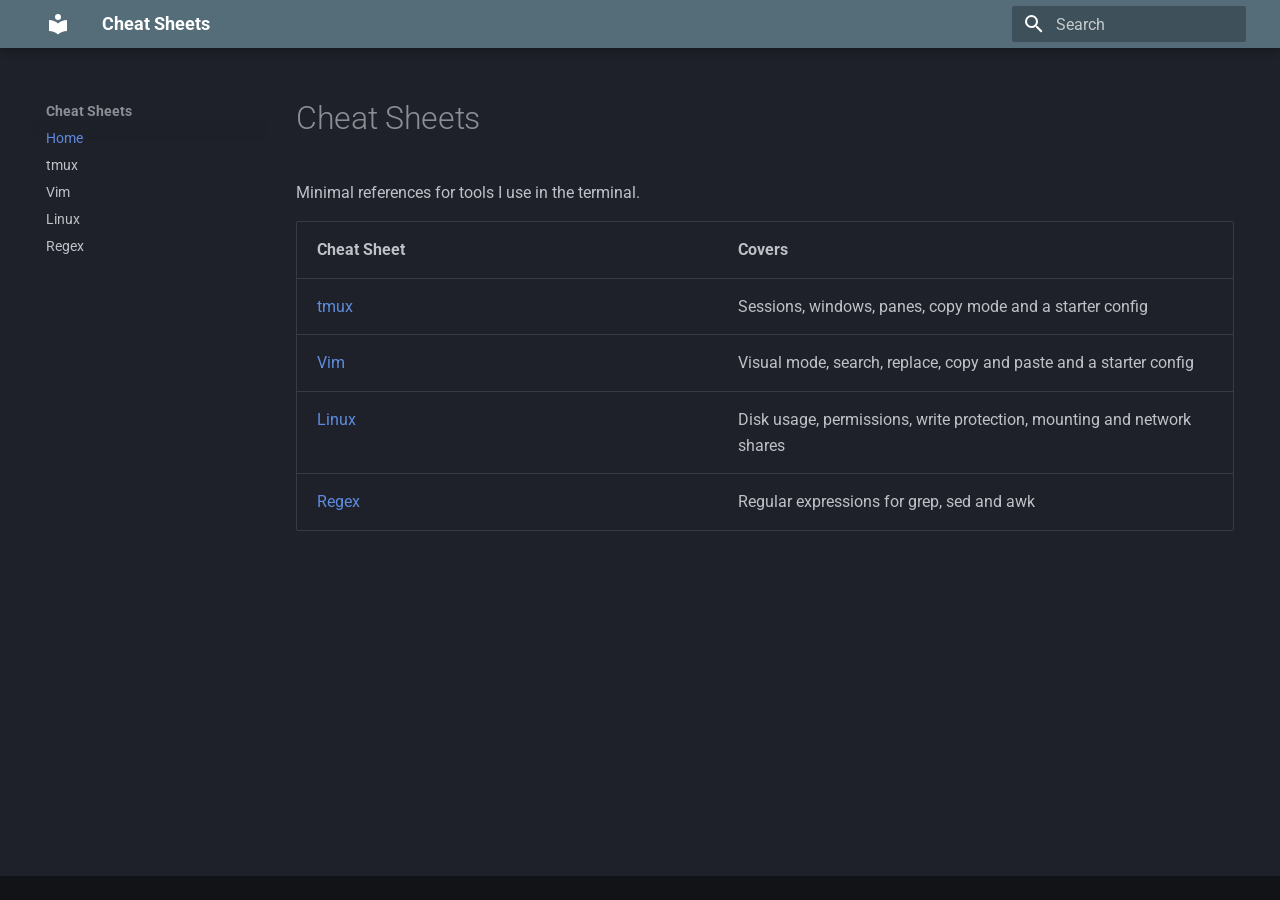
<file: index.html>
<!doctype html>
<html lang="en" class="no-js">
  <head>
    
      <meta charset="utf-8">
      <meta name="viewport" content="width=device-width,initial-scale=1">
      
      
        <meta name="author" content="Yanick Spichty">
      
      
        <link rel="canonical" href="https://yanick.spichty.org/cheatsheets/">
      
      
      
        <link rel="next" href="tmux/">
      
      
        
      
      
      <link rel="icon" href="assets/images/favicon.png">
      <meta name="generator" content="mkdocs-1.6.1, mkdocs-material-9.7.4">
    
    
      
        <title>Cheat Sheets</title>
      
    
    
      <link rel="stylesheet" href="assets/stylesheets/main.484c7ddc.min.css">
      
        
        <link rel="stylesheet" href="assets/stylesheets/palette.ab4e12ef.min.css">
      
      


    
    
      
    
    
      
        
        
        <link rel="preconnect" href="https://fonts.gstatic.com" crossorigin>
        <link rel="stylesheet" href="https://fonts.googleapis.com/css?family=Roboto:300,300i,400,400i,700,700i%7CRoboto+Mono:400,400i,700,700i&display=fallback">
        <style>:root{--md-text-font:"Roboto";--md-code-font:"Roboto Mono"}</style>
      
    
    
      <link rel="stylesheet" href="stylesheets/extra.css">
    
    <script>__md_scope=new URL(".",location),__md_hash=e=>[...e].reduce(((e,_)=>(e<<5)-e+_.charCodeAt(0)),0),__md_get=(e,_=localStorage,t=__md_scope)=>JSON.parse(_.getItem(t.pathname+"."+e)),__md_set=(e,_,t=localStorage,a=__md_scope)=>{try{t.setItem(a.pathname+"."+e,JSON.stringify(_))}catch(e){}}</script>
    
      

    
    
  </head>
  
  
    
    
    
    
    
    <body dir="ltr" data-md-color-scheme="slate" data-md-color-primary="blue-grey" data-md-color-accent="light-blue">
  
    
    <input class="md-toggle" data-md-toggle="drawer" type="checkbox" id="__drawer" autocomplete="off">
    <input class="md-toggle" data-md-toggle="search" type="checkbox" id="__search" autocomplete="off">
    <label class="md-overlay" for="__drawer"></label>
    <div data-md-component="skip">
      
        
        <a href="#cheat-sheets" class="md-skip">
          Skip to content
        </a>
      
    </div>
    <div data-md-component="announce">
      
    </div>
    
    
      

  

<header class="md-header md-header--shadow" data-md-component="header">
  <nav class="md-header__inner md-grid" aria-label="Header">
    <a href="." title="Cheat Sheets" class="md-header__button md-logo" aria-label="Cheat Sheets" data-md-component="logo">
      
  
  <svg xmlns="http://www.w3.org/2000/svg" viewBox="0 0 24 24"><path d="M12 8a3 3 0 0 0 3-3 3 3 0 0 0-3-3 3 3 0 0 0-3 3 3 3 0 0 0 3 3m0 3.54C9.64 9.35 6.5 8 3 8v11c3.5 0 6.64 1.35 9 3.54 2.36-2.19 5.5-3.54 9-3.54V8c-3.5 0-6.64 1.35-9 3.54"/></svg>

    </a>
    <label class="md-header__button md-icon" for="__drawer">
      
      <svg xmlns="http://www.w3.org/2000/svg" viewBox="0 0 24 24"><path d="M3 6h18v2H3zm0 5h18v2H3zm0 5h18v2H3z"/></svg>
    </label>
    <div class="md-header__title" data-md-component="header-title">
      <div class="md-header__ellipsis">
        <div class="md-header__topic">
          <span class="md-ellipsis">
            Cheat Sheets
          </span>
        </div>
        <div class="md-header__topic" data-md-component="header-topic">
          <span class="md-ellipsis">
            
              Home
            
          </span>
        </div>
      </div>
    </div>
    
      
    
    
    
    
      
      
        <label class="md-header__button md-icon" for="__search">
          
          <svg xmlns="http://www.w3.org/2000/svg" viewBox="0 0 24 24"><path d="M9.5 3A6.5 6.5 0 0 1 16 9.5c0 1.61-.59 3.09-1.56 4.23l.27.27h.79l5 5-1.5 1.5-5-5v-.79l-.27-.27A6.52 6.52 0 0 1 9.5 16 6.5 6.5 0 0 1 3 9.5 6.5 6.5 0 0 1 9.5 3m0 2C7 5 5 7 5 9.5S7 14 9.5 14 14 12 14 9.5 12 5 9.5 5"/></svg>
        </label>
        <div class="md-search" data-md-component="search" role="dialog">
  <label class="md-search__overlay" for="__search"></label>
  <div class="md-search__inner" role="search">
    <form class="md-search__form" name="search">
      <input type="text" class="md-search__input" name="query" aria-label="Search" placeholder="Search" autocapitalize="off" autocorrect="off" autocomplete="off" spellcheck="false" data-md-component="search-query" required>
      <label class="md-search__icon md-icon" for="__search">
        
        <svg xmlns="http://www.w3.org/2000/svg" viewBox="0 0 24 24"><path d="M9.5 3A6.5 6.5 0 0 1 16 9.5c0 1.61-.59 3.09-1.56 4.23l.27.27h.79l5 5-1.5 1.5-5-5v-.79l-.27-.27A6.52 6.52 0 0 1 9.5 16 6.5 6.5 0 0 1 3 9.5 6.5 6.5 0 0 1 9.5 3m0 2C7 5 5 7 5 9.5S7 14 9.5 14 14 12 14 9.5 12 5 9.5 5"/></svg>
        
        <svg xmlns="http://www.w3.org/2000/svg" viewBox="0 0 24 24"><path d="M20 11v2H8l5.5 5.5-1.42 1.42L4.16 12l7.92-7.92L13.5 5.5 8 11z"/></svg>
      </label>
      <nav class="md-search__options" aria-label="Search">
        
        <button type="reset" class="md-search__icon md-icon" title="Clear" aria-label="Clear" tabindex="-1">
          
          <svg xmlns="http://www.w3.org/2000/svg" viewBox="0 0 24 24"><path d="M19 6.41 17.59 5 12 10.59 6.41 5 5 6.41 10.59 12 5 17.59 6.41 19 12 13.41 17.59 19 19 17.59 13.41 12z"/></svg>
        </button>
      </nav>
      
    </form>
    <div class="md-search__output">
      <div class="md-search__scrollwrap" tabindex="0" data-md-scrollfix>
        <div class="md-search-result" data-md-component="search-result">
          <div class="md-search-result__meta">
            Initializing search
          </div>
          <ol class="md-search-result__list" role="presentation"></ol>
        </div>
      </div>
    </div>
  </div>
</div>
      
    
    
  </nav>
  
</header>
    
    <div class="md-container" data-md-component="container">
      
      
        
          
        
      
      <main class="md-main" data-md-component="main">
        <div class="md-main__inner md-grid">
          
            
              
              <div class="md-sidebar md-sidebar--primary" data-md-component="sidebar" data-md-type="navigation" >
                <div class="md-sidebar__scrollwrap">
                  <div class="md-sidebar__inner">
                    



  

<nav class="md-nav md-nav--primary md-nav--integrated" aria-label="Navigation" data-md-level="0">
  <label class="md-nav__title" for="__drawer">
    <a href="." title="Cheat Sheets" class="md-nav__button md-logo" aria-label="Cheat Sheets" data-md-component="logo">
      
  
  <svg xmlns="http://www.w3.org/2000/svg" viewBox="0 0 24 24"><path d="M12 8a3 3 0 0 0 3-3 3 3 0 0 0-3-3 3 3 0 0 0-3 3 3 3 0 0 0 3 3m0 3.54C9.64 9.35 6.5 8 3 8v11c3.5 0 6.64 1.35 9 3.54 2.36-2.19 5.5-3.54 9-3.54V8c-3.5 0-6.64 1.35-9 3.54"/></svg>

    </a>
    Cheat Sheets
  </label>
  
  <ul class="md-nav__list" data-md-scrollfix>
    
      
      
  
  
    
  
  
  
    <li class="md-nav__item md-nav__item--active">
      
      <input class="md-nav__toggle md-toggle" type="checkbox" id="__toc">
      
      
        
      
      
      <a href="." class="md-nav__link md-nav__link--active">
        
  
  
  <span class="md-ellipsis">
    
  
    Home
  

    
  </span>
  
  

      </a>
      
    </li>
  

    
      
      
  
  
  
  
    <li class="md-nav__item">
      <a href="tmux/" class="md-nav__link">
        
  
  
  <span class="md-ellipsis">
    
  
    tmux
  

    
  </span>
  
  

      </a>
    </li>
  

    
      
      
  
  
  
  
    <li class="md-nav__item">
      <a href="vim/" class="md-nav__link">
        
  
  
  <span class="md-ellipsis">
    
  
    Vim
  

    
  </span>
  
  

      </a>
    </li>
  

    
      
      
  
  
  
  
    <li class="md-nav__item">
      <a href="linux/" class="md-nav__link">
        
  
  
  <span class="md-ellipsis">
    
  
    Linux
  

    
  </span>
  
  

      </a>
    </li>
  

    
      
      
  
  
  
  
    <li class="md-nav__item">
      <a href="regex/" class="md-nav__link">
        
  
  
  <span class="md-ellipsis">
    
  
    Regex
  

    
  </span>
  
  

      </a>
    </li>
  

    
  </ul>
</nav>
                  </div>
                </div>
              </div>
            
            
          
          
            <div class="md-content" data-md-component="content">
              
              <article class="md-content__inner md-typeset">
                
                  



<h1 id="cheat-sheets">Cheat Sheets<a class="headerlink" href="#cheat-sheets" title="Permanent link">&para;</a></h1>
<p>Minimal references for tools I use in the terminal.</p>
<table>
<thead>
<tr>
<th>Cheat Sheet</th>
<th>Covers</th>
</tr>
</thead>
<tbody>
<tr>
<td><a href="tmux/">tmux</a></td>
<td>Sessions, windows, panes, copy mode and a starter config</td>
</tr>
<tr>
<td><a href="vim/">Vim</a></td>
<td>Visual mode, search, replace, copy and paste and a starter config</td>
</tr>
<tr>
<td><a href="linux/">Linux</a></td>
<td>Disk usage, permissions, write protection, mounting and network shares</td>
</tr>
<tr>
<td><a href="regex/">Regex</a></td>
<td>Regular expressions for grep, sed and awk</td>
</tr>
</tbody>
</table>












                
              </article>
            </div>
          
          
<script>var target=document.getElementById(location.hash.slice(1));target&&target.name&&(target.checked=target.name.startsWith("__tabbed_"))</script>
        </div>
        
          <button type="button" class="md-top md-icon" data-md-component="top" hidden>
  
  <svg xmlns="http://www.w3.org/2000/svg" viewBox="0 0 24 24"><path d="M13 20h-2V8l-5.5 5.5-1.42-1.42L12 4.16l7.92 7.92-1.42 1.42L13 8z"/></svg>
  Back to top
</button>
        
      </main>
      
        <footer class="md-footer">
  
  <div class="md-footer-meta md-typeset">
    <div class="md-footer-meta__inner md-grid">
      <div class="md-copyright">
  
  
</div>
      
    </div>
  </div>
</footer>
      
    </div>
    <div class="md-dialog" data-md-component="dialog">
      <div class="md-dialog__inner md-typeset"></div>
    </div>
    
    
    
      
      
      <script id="__config" type="application/json">{"annotate": null, "base": ".", "features": ["navigation.top", "toc.integrate", "content.code.copy"], "search": "assets/javascripts/workers/search.2c215733.min.js", "tags": null, "translations": {"clipboard.copied": "Copied to clipboard", "clipboard.copy": "Copy to clipboard", "search.result.more.one": "1 more on this page", "search.result.more.other": "# more on this page", "search.result.none": "No matching documents", "search.result.one": "1 matching document", "search.result.other": "# matching documents", "search.result.placeholder": "Type to start searching", "search.result.term.missing": "Missing", "select.version": "Select version"}, "version": null}</script>
    
    
      <script src="assets/javascripts/bundle.79ae519e.min.js"></script>
      
    
  </body>
</html>
</file>
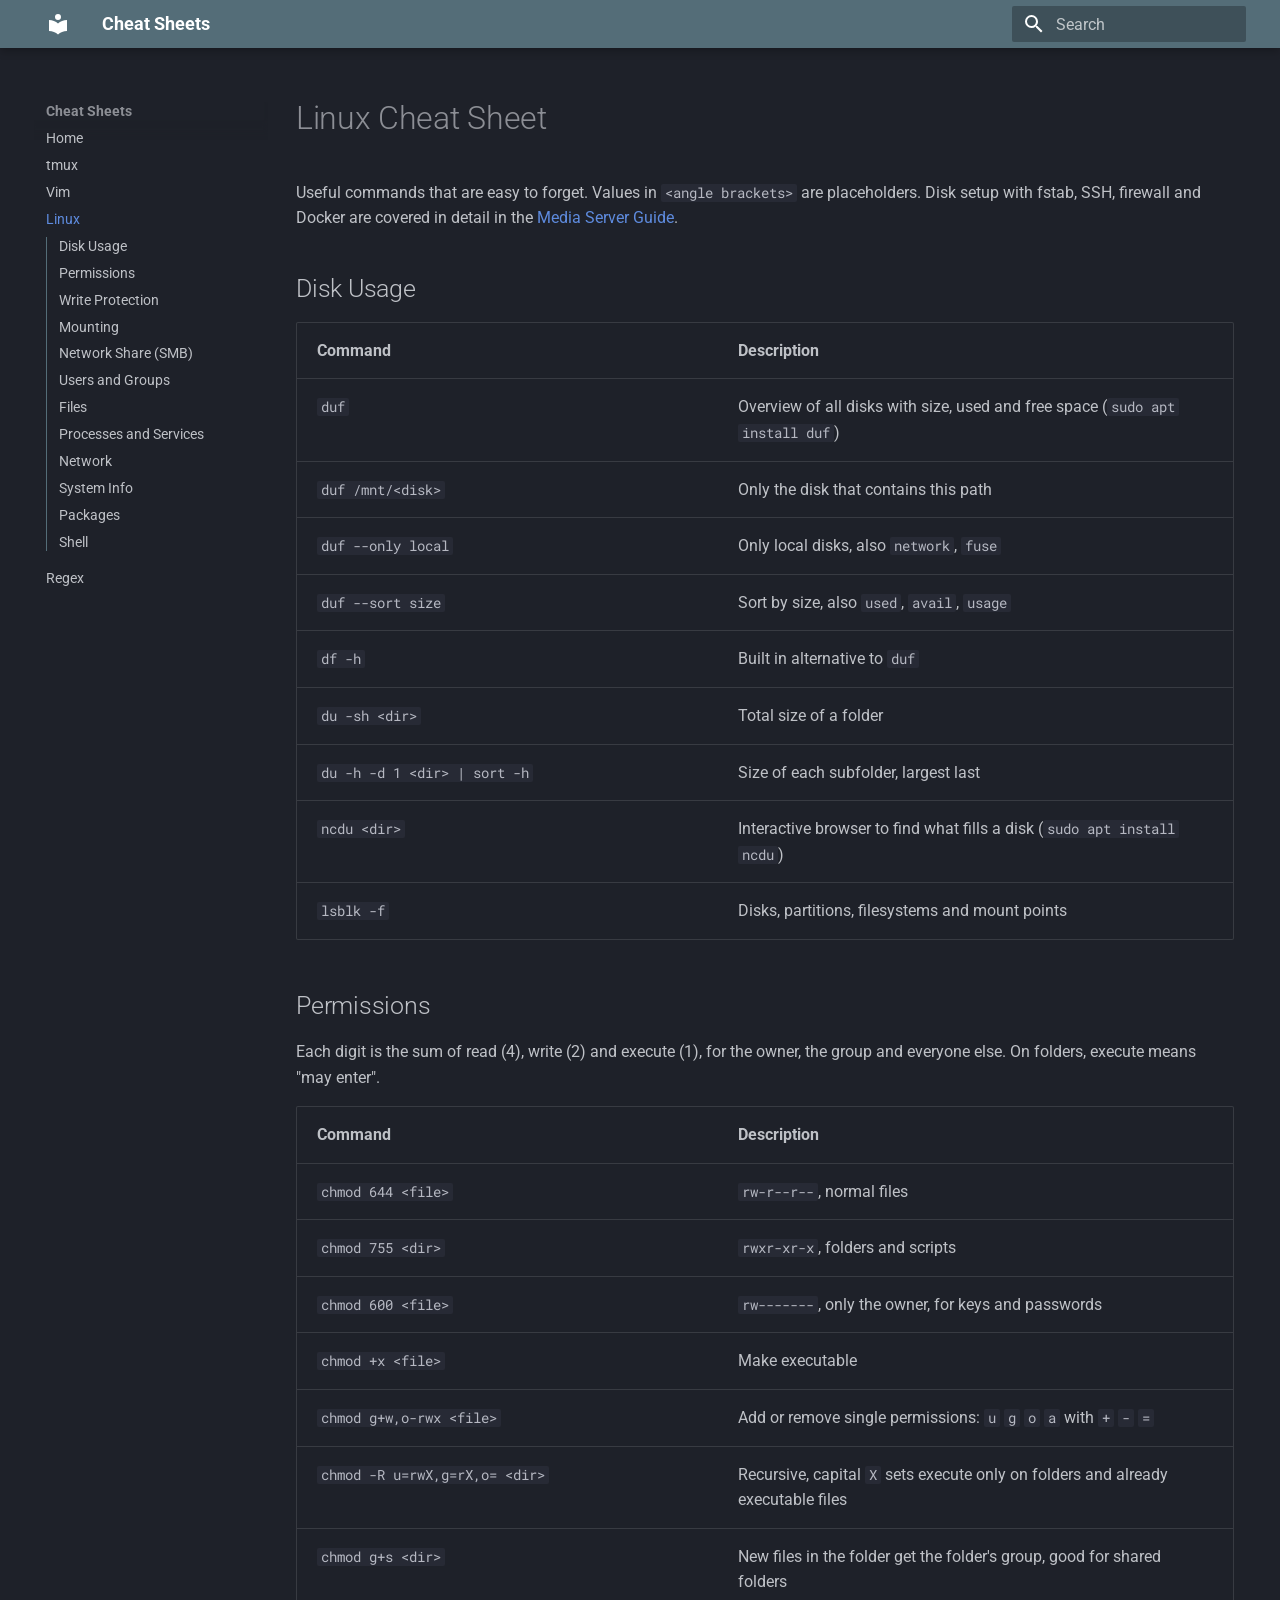
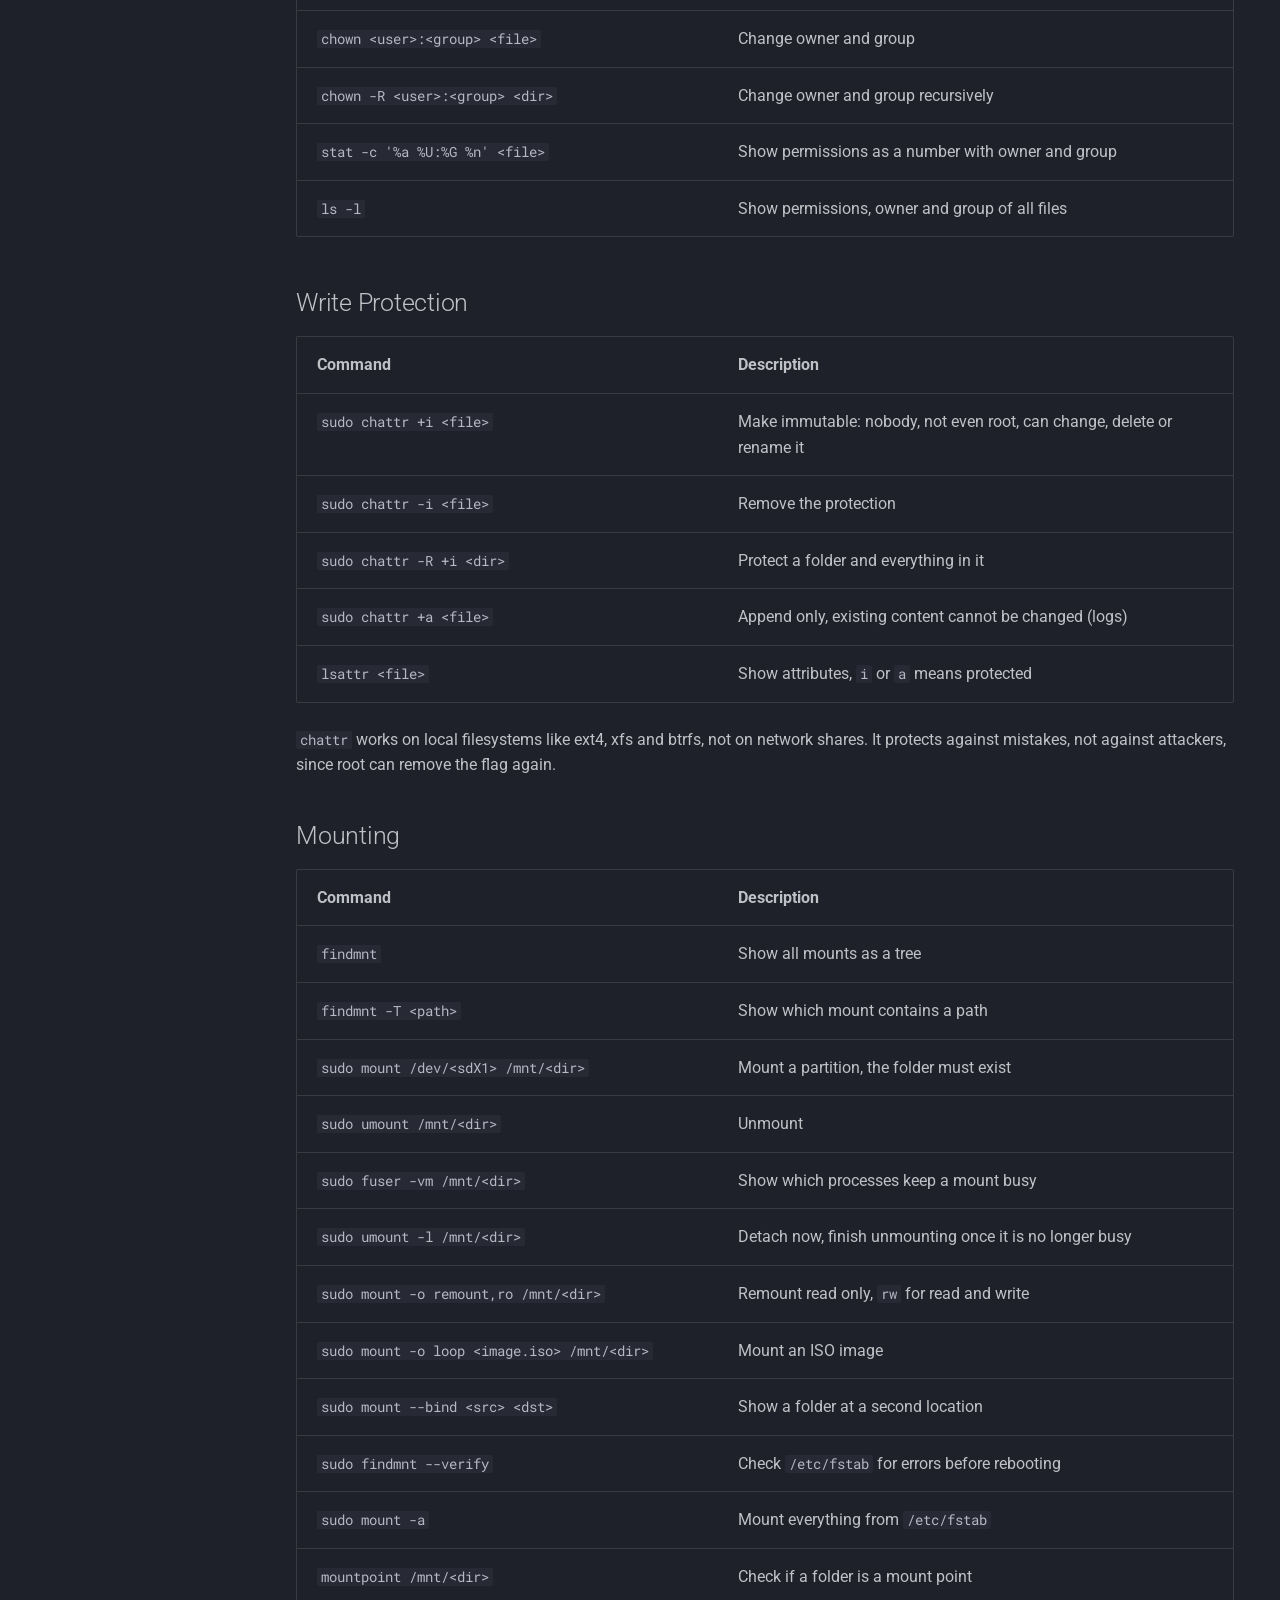
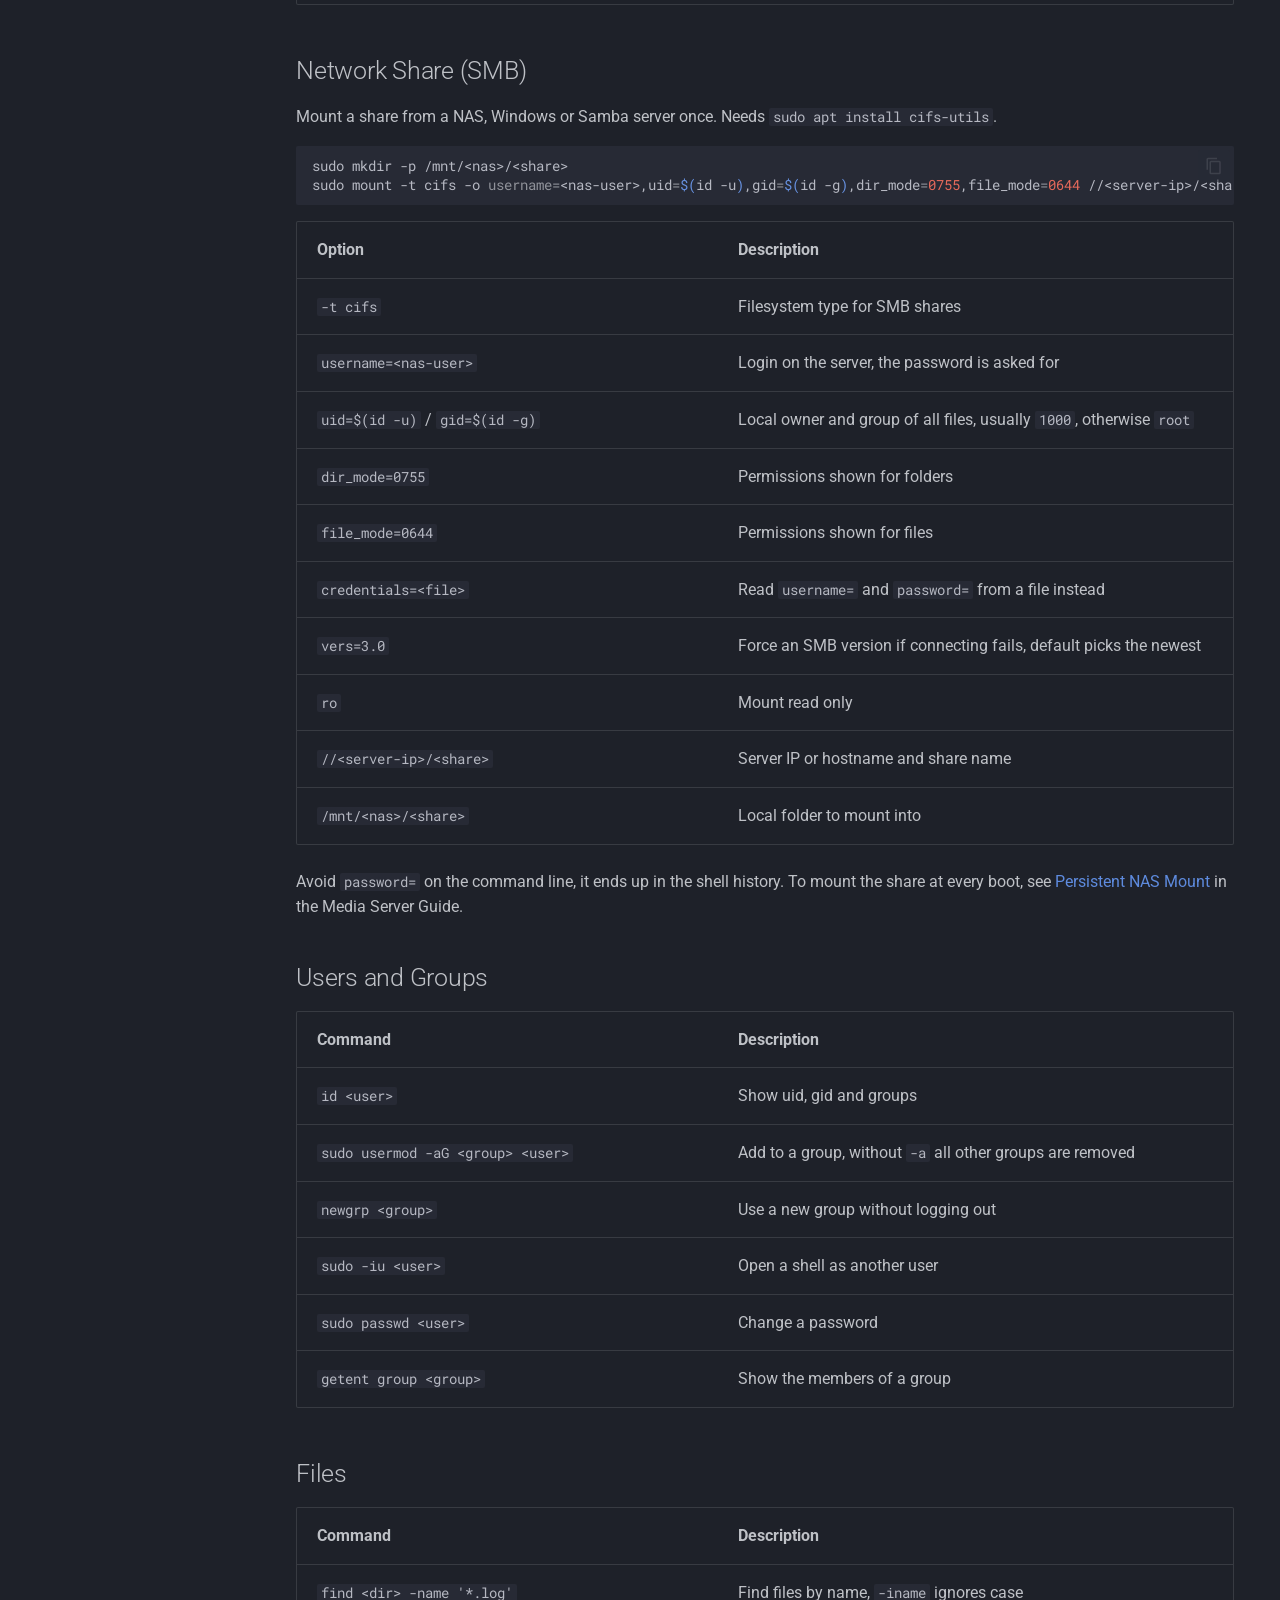
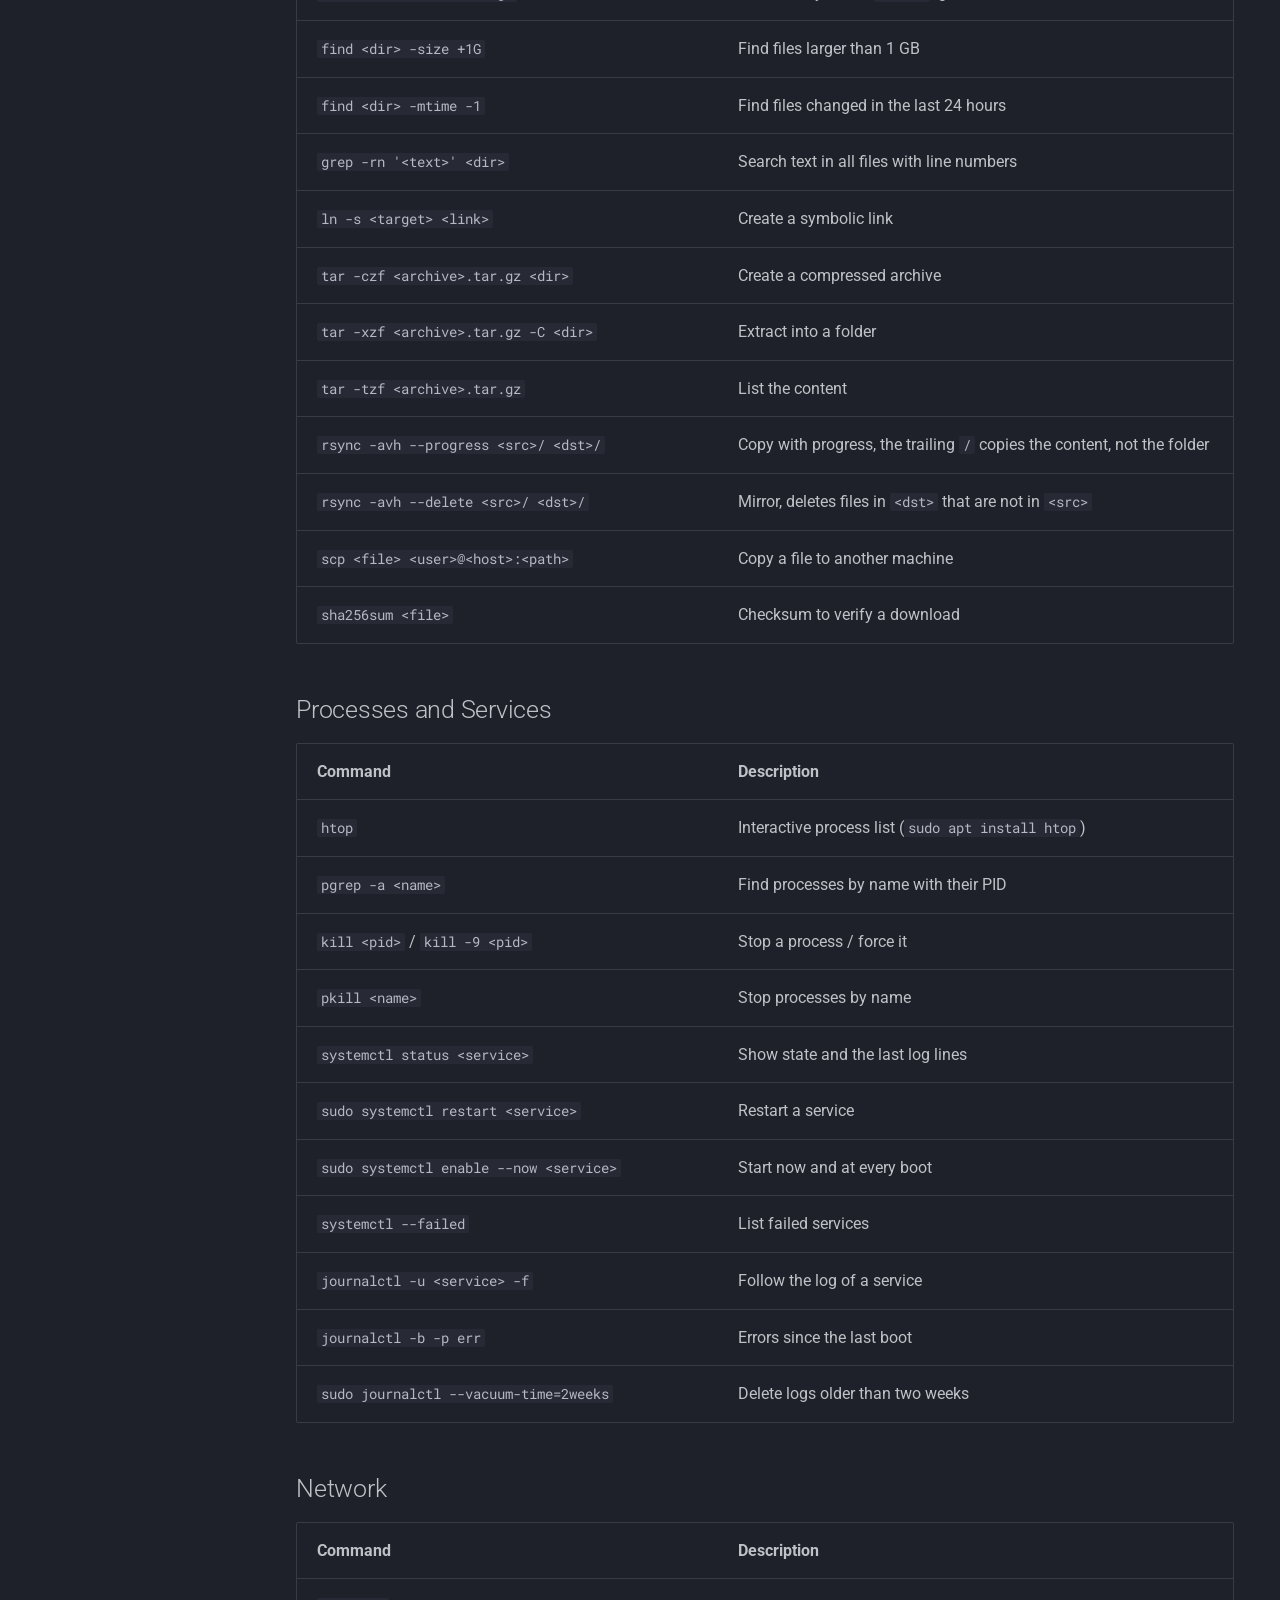
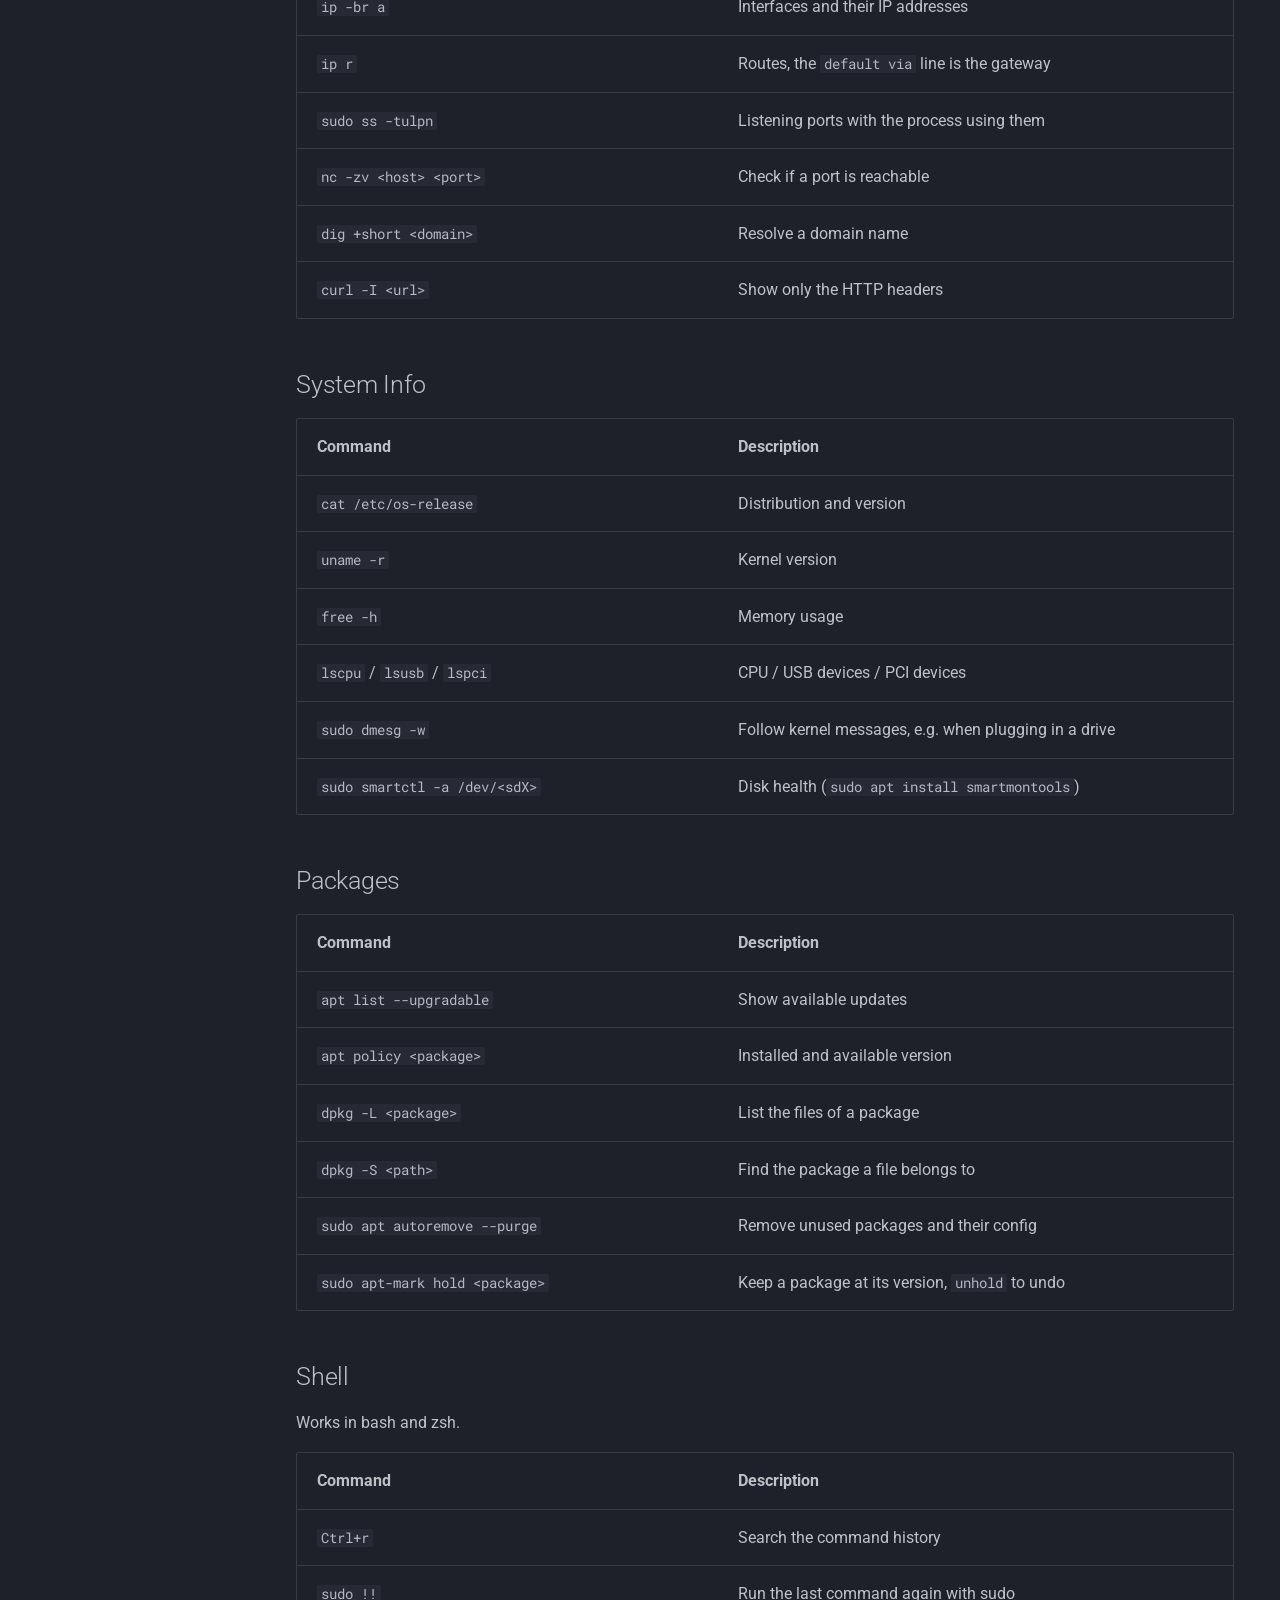
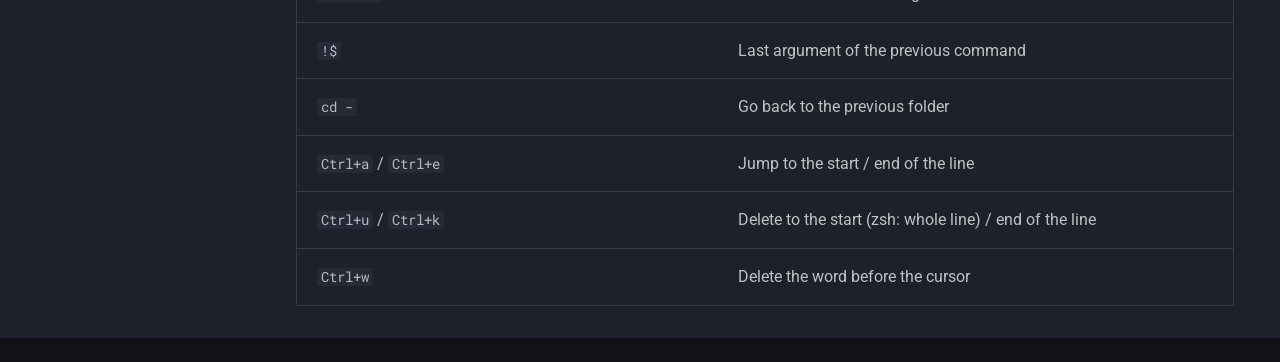
<file: linux/index.html>
<!doctype html>
<html lang="en" class="no-js">
  <head>
    
      <meta charset="utf-8">
      <meta name="viewport" content="width=device-width,initial-scale=1">
      
      
        <meta name="author" content="Yanick Spichty">
      
      
        <link rel="canonical" href="https://yanick.spichty.org/cheatsheets/linux/">
      
      
        <link rel="prev" href="../vim/">
      
      
        <link rel="next" href="../regex/">
      
      
        
      
      
      <link rel="icon" href="../assets/images/favicon.png">
      <meta name="generator" content="mkdocs-1.6.1, mkdocs-material-9.7.4">
    
    
      
        <title>Linux - Cheat Sheets</title>
      
    
    
      <link rel="stylesheet" href="../assets/stylesheets/main.484c7ddc.min.css">
      
        
        <link rel="stylesheet" href="../assets/stylesheets/palette.ab4e12ef.min.css">
      
      


    
    
      
    
    
      
        
        
        <link rel="preconnect" href="https://fonts.gstatic.com" crossorigin>
        <link rel="stylesheet" href="https://fonts.googleapis.com/css?family=Roboto:300,300i,400,400i,700,700i%7CRoboto+Mono:400,400i,700,700i&display=fallback">
        <style>:root{--md-text-font:"Roboto";--md-code-font:"Roboto Mono"}</style>
      
    
    
      <link rel="stylesheet" href="../stylesheets/extra.css">
    
    <script>__md_scope=new URL("..",location),__md_hash=e=>[...e].reduce(((e,_)=>(e<<5)-e+_.charCodeAt(0)),0),__md_get=(e,_=localStorage,t=__md_scope)=>JSON.parse(_.getItem(t.pathname+"."+e)),__md_set=(e,_,t=localStorage,a=__md_scope)=>{try{t.setItem(a.pathname+"."+e,JSON.stringify(_))}catch(e){}}</script>
    
      

    
    
  </head>
  
  
    
    
    
    
    
    <body dir="ltr" data-md-color-scheme="slate" data-md-color-primary="blue-grey" data-md-color-accent="light-blue">
  
    
    <input class="md-toggle" data-md-toggle="drawer" type="checkbox" id="__drawer" autocomplete="off">
    <input class="md-toggle" data-md-toggle="search" type="checkbox" id="__search" autocomplete="off">
    <label class="md-overlay" for="__drawer"></label>
    <div data-md-component="skip">
      
        
        <a href="#linux-cheat-sheet" class="md-skip">
          Skip to content
        </a>
      
    </div>
    <div data-md-component="announce">
      
    </div>
    
    
      

  

<header class="md-header md-header--shadow" data-md-component="header">
  <nav class="md-header__inner md-grid" aria-label="Header">
    <a href=".." title="Cheat Sheets" class="md-header__button md-logo" aria-label="Cheat Sheets" data-md-component="logo">
      
  
  <svg xmlns="http://www.w3.org/2000/svg" viewBox="0 0 24 24"><path d="M12 8a3 3 0 0 0 3-3 3 3 0 0 0-3-3 3 3 0 0 0-3 3 3 3 0 0 0 3 3m0 3.54C9.64 9.35 6.5 8 3 8v11c3.5 0 6.64 1.35 9 3.54 2.36-2.19 5.5-3.54 9-3.54V8c-3.5 0-6.64 1.35-9 3.54"/></svg>

    </a>
    <label class="md-header__button md-icon" for="__drawer">
      
      <svg xmlns="http://www.w3.org/2000/svg" viewBox="0 0 24 24"><path d="M3 6h18v2H3zm0 5h18v2H3zm0 5h18v2H3z"/></svg>
    </label>
    <div class="md-header__title" data-md-component="header-title">
      <div class="md-header__ellipsis">
        <div class="md-header__topic">
          <span class="md-ellipsis">
            Cheat Sheets
          </span>
        </div>
        <div class="md-header__topic" data-md-component="header-topic">
          <span class="md-ellipsis">
            
              Linux
            
          </span>
        </div>
      </div>
    </div>
    
      
    
    
    
    
      
      
        <label class="md-header__button md-icon" for="__search">
          
          <svg xmlns="http://www.w3.org/2000/svg" viewBox="0 0 24 24"><path d="M9.5 3A6.5 6.5 0 0 1 16 9.5c0 1.61-.59 3.09-1.56 4.23l.27.27h.79l5 5-1.5 1.5-5-5v-.79l-.27-.27A6.52 6.52 0 0 1 9.5 16 6.5 6.5 0 0 1 3 9.5 6.5 6.5 0 0 1 9.5 3m0 2C7 5 5 7 5 9.5S7 14 9.5 14 14 12 14 9.5 12 5 9.5 5"/></svg>
        </label>
        <div class="md-search" data-md-component="search" role="dialog">
  <label class="md-search__overlay" for="__search"></label>
  <div class="md-search__inner" role="search">
    <form class="md-search__form" name="search">
      <input type="text" class="md-search__input" name="query" aria-label="Search" placeholder="Search" autocapitalize="off" autocorrect="off" autocomplete="off" spellcheck="false" data-md-component="search-query" required>
      <label class="md-search__icon md-icon" for="__search">
        
        <svg xmlns="http://www.w3.org/2000/svg" viewBox="0 0 24 24"><path d="M9.5 3A6.5 6.5 0 0 1 16 9.5c0 1.61-.59 3.09-1.56 4.23l.27.27h.79l5 5-1.5 1.5-5-5v-.79l-.27-.27A6.52 6.52 0 0 1 9.5 16 6.5 6.5 0 0 1 3 9.5 6.5 6.5 0 0 1 9.5 3m0 2C7 5 5 7 5 9.5S7 14 9.5 14 14 12 14 9.5 12 5 9.5 5"/></svg>
        
        <svg xmlns="http://www.w3.org/2000/svg" viewBox="0 0 24 24"><path d="M20 11v2H8l5.5 5.5-1.42 1.42L4.16 12l7.92-7.92L13.5 5.5 8 11z"/></svg>
      </label>
      <nav class="md-search__options" aria-label="Search">
        
        <button type="reset" class="md-search__icon md-icon" title="Clear" aria-label="Clear" tabindex="-1">
          
          <svg xmlns="http://www.w3.org/2000/svg" viewBox="0 0 24 24"><path d="M19 6.41 17.59 5 12 10.59 6.41 5 5 6.41 10.59 12 5 17.59 6.41 19 12 13.41 17.59 19 19 17.59 13.41 12z"/></svg>
        </button>
      </nav>
      
    </form>
    <div class="md-search__output">
      <div class="md-search__scrollwrap" tabindex="0" data-md-scrollfix>
        <div class="md-search-result" data-md-component="search-result">
          <div class="md-search-result__meta">
            Initializing search
          </div>
          <ol class="md-search-result__list" role="presentation"></ol>
        </div>
      </div>
    </div>
  </div>
</div>
      
    
    
  </nav>
  
</header>
    
    <div class="md-container" data-md-component="container">
      
      
        
          
        
      
      <main class="md-main" data-md-component="main">
        <div class="md-main__inner md-grid">
          
            
              
              <div class="md-sidebar md-sidebar--primary" data-md-component="sidebar" data-md-type="navigation" >
                <div class="md-sidebar__scrollwrap">
                  <div class="md-sidebar__inner">
                    



  

<nav class="md-nav md-nav--primary md-nav--integrated" aria-label="Navigation" data-md-level="0">
  <label class="md-nav__title" for="__drawer">
    <a href=".." title="Cheat Sheets" class="md-nav__button md-logo" aria-label="Cheat Sheets" data-md-component="logo">
      
  
  <svg xmlns="http://www.w3.org/2000/svg" viewBox="0 0 24 24"><path d="M12 8a3 3 0 0 0 3-3 3 3 0 0 0-3-3 3 3 0 0 0-3 3 3 3 0 0 0 3 3m0 3.54C9.64 9.35 6.5 8 3 8v11c3.5 0 6.64 1.35 9 3.54 2.36-2.19 5.5-3.54 9-3.54V8c-3.5 0-6.64 1.35-9 3.54"/></svg>

    </a>
    Cheat Sheets
  </label>
  
  <ul class="md-nav__list" data-md-scrollfix>
    
      
      
  
  
  
  
    <li class="md-nav__item">
      <a href=".." class="md-nav__link">
        
  
  
  <span class="md-ellipsis">
    
  
    Home
  

    
  </span>
  
  

      </a>
    </li>
  

    
      
      
  
  
  
  
    <li class="md-nav__item">
      <a href="../tmux/" class="md-nav__link">
        
  
  
  <span class="md-ellipsis">
    
  
    tmux
  

    
  </span>
  
  

      </a>
    </li>
  

    
      
      
  
  
  
  
    <li class="md-nav__item">
      <a href="../vim/" class="md-nav__link">
        
  
  
  <span class="md-ellipsis">
    
  
    Vim
  

    
  </span>
  
  

      </a>
    </li>
  

    
      
      
  
  
    
  
  
  
    <li class="md-nav__item md-nav__item--active">
      
      <input class="md-nav__toggle md-toggle" type="checkbox" id="__toc">
      
      
        
      
      
        <label class="md-nav__link md-nav__link--active" for="__toc">
          
  
  
  <span class="md-ellipsis">
    
  
    Linux
  

    
  </span>
  
  

          <span class="md-nav__icon md-icon"></span>
        </label>
      
      <a href="./" class="md-nav__link md-nav__link--active">
        
  
  
  <span class="md-ellipsis">
    
  
    Linux
  

    
  </span>
  
  

      </a>
      
        

<nav class="md-nav md-nav--secondary" aria-label="Table of contents">
  
  
  
    
  
  
    <label class="md-nav__title" for="__toc">
      <span class="md-nav__icon md-icon"></span>
      Table of contents
    </label>
    <ul class="md-nav__list" data-md-component="toc" data-md-scrollfix>
      
        <li class="md-nav__item">
  <a href="#disk-usage" class="md-nav__link">
    <span class="md-ellipsis">
      
        Disk Usage
      
    </span>
  </a>
  
</li>
      
        <li class="md-nav__item">
  <a href="#permissions" class="md-nav__link">
    <span class="md-ellipsis">
      
        Permissions
      
    </span>
  </a>
  
</li>
      
        <li class="md-nav__item">
  <a href="#write-protection" class="md-nav__link">
    <span class="md-ellipsis">
      
        Write Protection
      
    </span>
  </a>
  
</li>
      
        <li class="md-nav__item">
  <a href="#mounting" class="md-nav__link">
    <span class="md-ellipsis">
      
        Mounting
      
    </span>
  </a>
  
</li>
      
        <li class="md-nav__item">
  <a href="#network-share-smb" class="md-nav__link">
    <span class="md-ellipsis">
      
        Network Share (SMB)
      
    </span>
  </a>
  
</li>
      
        <li class="md-nav__item">
  <a href="#users-and-groups" class="md-nav__link">
    <span class="md-ellipsis">
      
        Users and Groups
      
    </span>
  </a>
  
</li>
      
        <li class="md-nav__item">
  <a href="#files" class="md-nav__link">
    <span class="md-ellipsis">
      
        Files
      
    </span>
  </a>
  
</li>
      
        <li class="md-nav__item">
  <a href="#processes-and-services" class="md-nav__link">
    <span class="md-ellipsis">
      
        Processes and Services
      
    </span>
  </a>
  
</li>
      
        <li class="md-nav__item">
  <a href="#network" class="md-nav__link">
    <span class="md-ellipsis">
      
        Network
      
    </span>
  </a>
  
</li>
      
        <li class="md-nav__item">
  <a href="#system-info" class="md-nav__link">
    <span class="md-ellipsis">
      
        System Info
      
    </span>
  </a>
  
</li>
      
        <li class="md-nav__item">
  <a href="#packages" class="md-nav__link">
    <span class="md-ellipsis">
      
        Packages
      
    </span>
  </a>
  
</li>
      
        <li class="md-nav__item">
  <a href="#shell" class="md-nav__link">
    <span class="md-ellipsis">
      
        Shell
      
    </span>
  </a>
  
</li>
      
    </ul>
  
</nav>
      
    </li>
  

    
      
      
  
  
  
  
    <li class="md-nav__item">
      <a href="../regex/" class="md-nav__link">
        
  
  
  <span class="md-ellipsis">
    
  
    Regex
  

    
  </span>
  
  

      </a>
    </li>
  

    
  </ul>
</nav>
                  </div>
                </div>
              </div>
            
            
          
          
            <div class="md-content" data-md-component="content">
              
              <article class="md-content__inner md-typeset">
                
                  



<h1 id="linux-cheat-sheet">Linux Cheat Sheet<a class="headerlink" href="#linux-cheat-sheet" title="Permanent link">&para;</a></h1>
<p>Useful commands that are easy to forget. Values in <code>&lt;angle brackets&gt;</code> are
placeholders. Disk setup with fstab, SSH, firewall and Docker are covered in
detail in the <a href="/media-server-guide/">Media Server Guide</a>.</p>
<h2 id="disk-usage">Disk Usage<a class="headerlink" href="#disk-usage" title="Permanent link">&para;</a></h2>
<table>
<thead>
<tr>
<th>Command</th>
<th>Description</th>
</tr>
</thead>
<tbody>
<tr>
<td><code>duf</code></td>
<td>Overview of all disks with size, used and free space (<code>sudo apt install duf</code>)</td>
</tr>
<tr>
<td><code>duf /mnt/&lt;disk&gt;</code></td>
<td>Only the disk that contains this path</td>
</tr>
<tr>
<td><code>duf --only local</code></td>
<td>Only local disks, also <code>network</code>, <code>fuse</code></td>
</tr>
<tr>
<td><code>duf --sort size</code></td>
<td>Sort by size, also <code>used</code>, <code>avail</code>, <code>usage</code></td>
</tr>
<tr>
<td><code>df -h</code></td>
<td>Built in alternative to <code>duf</code></td>
</tr>
<tr>
<td><code>du -sh &lt;dir&gt;</code></td>
<td>Total size of a folder</td>
</tr>
<tr>
<td><code>du -h -d 1 &lt;dir&gt; | sort -h</code></td>
<td>Size of each subfolder, largest last</td>
</tr>
<tr>
<td><code>ncdu &lt;dir&gt;</code></td>
<td>Interactive browser to find what fills a disk (<code>sudo apt install ncdu</code>)</td>
</tr>
<tr>
<td><code>lsblk -f</code></td>
<td>Disks, partitions, filesystems and mount points</td>
</tr>
</tbody>
</table>
<h2 id="permissions">Permissions<a class="headerlink" href="#permissions" title="Permanent link">&para;</a></h2>
<p>Each digit is the sum of read (4), write (2) and execute (1), for the owner,
the group and everyone else. On folders, execute means "may enter".</p>
<table>
<thead>
<tr>
<th>Command</th>
<th>Description</th>
</tr>
</thead>
<tbody>
<tr>
<td><code>chmod 644 &lt;file&gt;</code></td>
<td><code>rw-r--r--</code>, normal files</td>
</tr>
<tr>
<td><code>chmod 755 &lt;dir&gt;</code></td>
<td><code>rwxr-xr-x</code>, folders and scripts</td>
</tr>
<tr>
<td><code>chmod 600 &lt;file&gt;</code></td>
<td><code>rw-------</code>, only the owner, for keys and passwords</td>
</tr>
<tr>
<td><code>chmod +x &lt;file&gt;</code></td>
<td>Make executable</td>
</tr>
<tr>
<td><code>chmod g+w,o-rwx &lt;file&gt;</code></td>
<td>Add or remove single permissions: <code>u</code> <code>g</code> <code>o</code> <code>a</code> with <code>+</code> <code>-</code> <code>=</code></td>
</tr>
<tr>
<td><code>chmod -R u=rwX,g=rX,o= &lt;dir&gt;</code></td>
<td>Recursive, capital <code>X</code> sets execute only on folders and already executable files</td>
</tr>
<tr>
<td><code>chmod g+s &lt;dir&gt;</code></td>
<td>New files in the folder get the folder's group, good for shared folders</td>
</tr>
<tr>
<td><code>chown &lt;user&gt;:&lt;group&gt; &lt;file&gt;</code></td>
<td>Change owner and group</td>
</tr>
<tr>
<td><code>chown -R &lt;user&gt;:&lt;group&gt; &lt;dir&gt;</code></td>
<td>Change owner and group recursively</td>
</tr>
<tr>
<td><code>stat -c '%a %U:%G %n' &lt;file&gt;</code></td>
<td>Show permissions as a number with owner and group</td>
</tr>
<tr>
<td><code>ls -l</code></td>
<td>Show permissions, owner and group of all files</td>
</tr>
</tbody>
</table>
<h2 id="write-protection">Write Protection<a class="headerlink" href="#write-protection" title="Permanent link">&para;</a></h2>
<table>
<thead>
<tr>
<th>Command</th>
<th>Description</th>
</tr>
</thead>
<tbody>
<tr>
<td><code>sudo chattr +i &lt;file&gt;</code></td>
<td>Make immutable: nobody, not even root, can change, delete or rename it</td>
</tr>
<tr>
<td><code>sudo chattr -i &lt;file&gt;</code></td>
<td>Remove the protection</td>
</tr>
<tr>
<td><code>sudo chattr -R +i &lt;dir&gt;</code></td>
<td>Protect a folder and everything in it</td>
</tr>
<tr>
<td><code>sudo chattr +a &lt;file&gt;</code></td>
<td>Append only, existing content cannot be changed (logs)</td>
</tr>
<tr>
<td><code>lsattr &lt;file&gt;</code></td>
<td>Show attributes, <code>i</code> or <code>a</code> means protected</td>
</tr>
</tbody>
</table>
<p><code>chattr</code> works on local filesystems like ext4, xfs and btrfs, not on network
shares. It protects against mistakes, not against attackers, since root can
remove the flag again.</p>
<h2 id="mounting">Mounting<a class="headerlink" href="#mounting" title="Permanent link">&para;</a></h2>
<table>
<thead>
<tr>
<th>Command</th>
<th>Description</th>
</tr>
</thead>
<tbody>
<tr>
<td><code>findmnt</code></td>
<td>Show all mounts as a tree</td>
</tr>
<tr>
<td><code>findmnt -T &lt;path&gt;</code></td>
<td>Show which mount contains a path</td>
</tr>
<tr>
<td><code>sudo mount /dev/&lt;sdX1&gt; /mnt/&lt;dir&gt;</code></td>
<td>Mount a partition, the folder must exist</td>
</tr>
<tr>
<td><code>sudo umount /mnt/&lt;dir&gt;</code></td>
<td>Unmount</td>
</tr>
<tr>
<td><code>sudo fuser -vm /mnt/&lt;dir&gt;</code></td>
<td>Show which processes keep a mount busy</td>
</tr>
<tr>
<td><code>sudo umount -l /mnt/&lt;dir&gt;</code></td>
<td>Detach now, finish unmounting once it is no longer busy</td>
</tr>
<tr>
<td><code>sudo mount -o remount,ro /mnt/&lt;dir&gt;</code></td>
<td>Remount read only, <code>rw</code> for read and write</td>
</tr>
<tr>
<td><code>sudo mount -o loop &lt;image.iso&gt; /mnt/&lt;dir&gt;</code></td>
<td>Mount an ISO image</td>
</tr>
<tr>
<td><code>sudo mount --bind &lt;src&gt; &lt;dst&gt;</code></td>
<td>Show a folder at a second location</td>
</tr>
<tr>
<td><code>sudo findmnt --verify</code></td>
<td>Check <code>/etc/fstab</code> for errors before rebooting</td>
</tr>
<tr>
<td><code>sudo mount -a</code></td>
<td>Mount everything from <code>/etc/fstab</code></td>
</tr>
<tr>
<td><code>mountpoint /mnt/&lt;dir&gt;</code></td>
<td>Check if a folder is a mount point</td>
</tr>
</tbody>
</table>
<h2 id="network-share-smb">Network Share (SMB)<a class="headerlink" href="#network-share-smb" title="Permanent link">&para;</a></h2>
<p>Mount a share from a NAS, Windows or Samba server once. Needs
<code>sudo apt install cifs-utils</code>.</p>
<div class="highlight"><pre><span></span><code><a id="__codelineno-0-1" name="__codelineno-0-1" href="#__codelineno-0-1"></a>sudo<span class="w"> </span>mkdir<span class="w"> </span>-p<span class="w"> </span>/mnt/&lt;nas&gt;/&lt;share&gt;
<a id="__codelineno-0-2" name="__codelineno-0-2" href="#__codelineno-0-2"></a>sudo<span class="w"> </span>mount<span class="w"> </span>-t<span class="w"> </span>cifs<span class="w"> </span>-o<span class="w"> </span><span class="nv">username</span><span class="o">=</span>&lt;nas-user&gt;,uid<span class="o">=</span><span class="k">$(</span>id<span class="w"> </span>-u<span class="k">)</span>,gid<span class="o">=</span><span class="k">$(</span>id<span class="w"> </span>-g<span class="k">)</span>,dir_mode<span class="o">=</span><span class="m">0755</span>,file_mode<span class="o">=</span><span class="m">0644</span><span class="w"> </span>//&lt;server-ip&gt;/&lt;share&gt;<span class="w"> </span>/mnt/&lt;nas&gt;/&lt;share&gt;
</code></pre></div>
<table>
<thead>
<tr>
<th>Option</th>
<th>Description</th>
</tr>
</thead>
<tbody>
<tr>
<td><code>-t cifs</code></td>
<td>Filesystem type for SMB shares</td>
</tr>
<tr>
<td><code>username=&lt;nas-user&gt;</code></td>
<td>Login on the server, the password is asked for</td>
</tr>
<tr>
<td><code>uid=$(id -u)</code> / <code>gid=$(id -g)</code></td>
<td>Local owner and group of all files, usually <code>1000</code>, otherwise <code>root</code></td>
</tr>
<tr>
<td><code>dir_mode=0755</code></td>
<td>Permissions shown for folders</td>
</tr>
<tr>
<td><code>file_mode=0644</code></td>
<td>Permissions shown for files</td>
</tr>
<tr>
<td><code>credentials=&lt;file&gt;</code></td>
<td>Read <code>username=</code> and <code>password=</code> from a file instead</td>
</tr>
<tr>
<td><code>vers=3.0</code></td>
<td>Force an SMB version if connecting fails, default picks the newest</td>
</tr>
<tr>
<td><code>ro</code></td>
<td>Mount read only</td>
</tr>
<tr>
<td><code>//&lt;server-ip&gt;/&lt;share&gt;</code></td>
<td>Server IP or hostname and share name</td>
</tr>
<tr>
<td><code>/mnt/&lt;nas&gt;/&lt;share&gt;</code></td>
<td>Local folder to mount into</td>
</tr>
</tbody>
</table>
<p>Avoid <code>password=</code> on the command line, it ends up in the shell history. To
mount the share at every boot, see
<a href="/media-server-guide/07-backups/#1-persistent-nas-mount">Persistent NAS Mount</a>
in the Media Server Guide.</p>
<h2 id="users-and-groups">Users and Groups<a class="headerlink" href="#users-and-groups" title="Permanent link">&para;</a></h2>
<table>
<thead>
<tr>
<th>Command</th>
<th>Description</th>
</tr>
</thead>
<tbody>
<tr>
<td><code>id &lt;user&gt;</code></td>
<td>Show uid, gid and groups</td>
</tr>
<tr>
<td><code>sudo usermod -aG &lt;group&gt; &lt;user&gt;</code></td>
<td>Add to a group, without <code>-a</code> all other groups are removed</td>
</tr>
<tr>
<td><code>newgrp &lt;group&gt;</code></td>
<td>Use a new group without logging out</td>
</tr>
<tr>
<td><code>sudo -iu &lt;user&gt;</code></td>
<td>Open a shell as another user</td>
</tr>
<tr>
<td><code>sudo passwd &lt;user&gt;</code></td>
<td>Change a password</td>
</tr>
<tr>
<td><code>getent group &lt;group&gt;</code></td>
<td>Show the members of a group</td>
</tr>
</tbody>
</table>
<h2 id="files">Files<a class="headerlink" href="#files" title="Permanent link">&para;</a></h2>
<table>
<thead>
<tr>
<th>Command</th>
<th>Description</th>
</tr>
</thead>
<tbody>
<tr>
<td><code>find &lt;dir&gt; -name '*.log'</code></td>
<td>Find files by name, <code>-iname</code> ignores case</td>
</tr>
<tr>
<td><code>find &lt;dir&gt; -size +1G</code></td>
<td>Find files larger than 1 GB</td>
</tr>
<tr>
<td><code>find &lt;dir&gt; -mtime -1</code></td>
<td>Find files changed in the last 24 hours</td>
</tr>
<tr>
<td><code>grep -rn '&lt;text&gt;' &lt;dir&gt;</code></td>
<td>Search text in all files with line numbers</td>
</tr>
<tr>
<td><code>ln -s &lt;target&gt; &lt;link&gt;</code></td>
<td>Create a symbolic link</td>
</tr>
<tr>
<td><code>tar -czf &lt;archive&gt;.tar.gz &lt;dir&gt;</code></td>
<td>Create a compressed archive</td>
</tr>
<tr>
<td><code>tar -xzf &lt;archive&gt;.tar.gz -C &lt;dir&gt;</code></td>
<td>Extract into a folder</td>
</tr>
<tr>
<td><code>tar -tzf &lt;archive&gt;.tar.gz</code></td>
<td>List the content</td>
</tr>
<tr>
<td><code>rsync -avh --progress &lt;src&gt;/ &lt;dst&gt;/</code></td>
<td>Copy with progress, the trailing <code>/</code> copies the content, not the folder</td>
</tr>
<tr>
<td><code>rsync -avh --delete &lt;src&gt;/ &lt;dst&gt;/</code></td>
<td>Mirror, deletes files in <code>&lt;dst&gt;</code> that are not in <code>&lt;src&gt;</code></td>
</tr>
<tr>
<td><code>scp &lt;file&gt; &lt;user&gt;@&lt;host&gt;:&lt;path&gt;</code></td>
<td>Copy a file to another machine</td>
</tr>
<tr>
<td><code>sha256sum &lt;file&gt;</code></td>
<td>Checksum to verify a download</td>
</tr>
</tbody>
</table>
<h2 id="processes-and-services">Processes and Services<a class="headerlink" href="#processes-and-services" title="Permanent link">&para;</a></h2>
<table>
<thead>
<tr>
<th>Command</th>
<th>Description</th>
</tr>
</thead>
<tbody>
<tr>
<td><code>htop</code></td>
<td>Interactive process list (<code>sudo apt install htop</code>)</td>
</tr>
<tr>
<td><code>pgrep -a &lt;name&gt;</code></td>
<td>Find processes by name with their PID</td>
</tr>
<tr>
<td><code>kill &lt;pid&gt;</code> / <code>kill -9 &lt;pid&gt;</code></td>
<td>Stop a process / force it</td>
</tr>
<tr>
<td><code>pkill &lt;name&gt;</code></td>
<td>Stop processes by name</td>
</tr>
<tr>
<td><code>systemctl status &lt;service&gt;</code></td>
<td>Show state and the last log lines</td>
</tr>
<tr>
<td><code>sudo systemctl restart &lt;service&gt;</code></td>
<td>Restart a service</td>
</tr>
<tr>
<td><code>sudo systemctl enable --now &lt;service&gt;</code></td>
<td>Start now and at every boot</td>
</tr>
<tr>
<td><code>systemctl --failed</code></td>
<td>List failed services</td>
</tr>
<tr>
<td><code>journalctl -u &lt;service&gt; -f</code></td>
<td>Follow the log of a service</td>
</tr>
<tr>
<td><code>journalctl -b -p err</code></td>
<td>Errors since the last boot</td>
</tr>
<tr>
<td><code>sudo journalctl --vacuum-time=2weeks</code></td>
<td>Delete logs older than two weeks</td>
</tr>
</tbody>
</table>
<h2 id="network">Network<a class="headerlink" href="#network" title="Permanent link">&para;</a></h2>
<table>
<thead>
<tr>
<th>Command</th>
<th>Description</th>
</tr>
</thead>
<tbody>
<tr>
<td><code>ip -br a</code></td>
<td>Interfaces and their IP addresses</td>
</tr>
<tr>
<td><code>ip r</code></td>
<td>Routes, the <code>default via</code> line is the gateway</td>
</tr>
<tr>
<td><code>sudo ss -tulpn</code></td>
<td>Listening ports with the process using them</td>
</tr>
<tr>
<td><code>nc -zv &lt;host&gt; &lt;port&gt;</code></td>
<td>Check if a port is reachable</td>
</tr>
<tr>
<td><code>dig +short &lt;domain&gt;</code></td>
<td>Resolve a domain name</td>
</tr>
<tr>
<td><code>curl -I &lt;url&gt;</code></td>
<td>Show only the HTTP headers</td>
</tr>
</tbody>
</table>
<h2 id="system-info">System Info<a class="headerlink" href="#system-info" title="Permanent link">&para;</a></h2>
<table>
<thead>
<tr>
<th>Command</th>
<th>Description</th>
</tr>
</thead>
<tbody>
<tr>
<td><code>cat /etc/os-release</code></td>
<td>Distribution and version</td>
</tr>
<tr>
<td><code>uname -r</code></td>
<td>Kernel version</td>
</tr>
<tr>
<td><code>free -h</code></td>
<td>Memory usage</td>
</tr>
<tr>
<td><code>lscpu</code> / <code>lsusb</code> / <code>lspci</code></td>
<td>CPU / USB devices / PCI devices</td>
</tr>
<tr>
<td><code>sudo dmesg -w</code></td>
<td>Follow kernel messages, e.g. when plugging in a drive</td>
</tr>
<tr>
<td><code>sudo smartctl -a /dev/&lt;sdX&gt;</code></td>
<td>Disk health (<code>sudo apt install smartmontools</code>)</td>
</tr>
</tbody>
</table>
<h2 id="packages">Packages<a class="headerlink" href="#packages" title="Permanent link">&para;</a></h2>
<table>
<thead>
<tr>
<th>Command</th>
<th>Description</th>
</tr>
</thead>
<tbody>
<tr>
<td><code>apt list --upgradable</code></td>
<td>Show available updates</td>
</tr>
<tr>
<td><code>apt policy &lt;package&gt;</code></td>
<td>Installed and available version</td>
</tr>
<tr>
<td><code>dpkg -L &lt;package&gt;</code></td>
<td>List the files of a package</td>
</tr>
<tr>
<td><code>dpkg -S &lt;path&gt;</code></td>
<td>Find the package a file belongs to</td>
</tr>
<tr>
<td><code>sudo apt autoremove --purge</code></td>
<td>Remove unused packages and their config</td>
</tr>
<tr>
<td><code>sudo apt-mark hold &lt;package&gt;</code></td>
<td>Keep a package at its version, <code>unhold</code> to undo</td>
</tr>
</tbody>
</table>
<h2 id="shell">Shell<a class="headerlink" href="#shell" title="Permanent link">&para;</a></h2>
<p>Works in bash and zsh.</p>
<table>
<thead>
<tr>
<th>Command</th>
<th>Description</th>
</tr>
</thead>
<tbody>
<tr>
<td><code>Ctrl+r</code></td>
<td>Search the command history</td>
</tr>
<tr>
<td><code>sudo !!</code></td>
<td>Run the last command again with sudo</td>
</tr>
<tr>
<td><code>!$</code></td>
<td>Last argument of the previous command</td>
</tr>
<tr>
<td><code>cd -</code></td>
<td>Go back to the previous folder</td>
</tr>
<tr>
<td><code>Ctrl+a</code> / <code>Ctrl+e</code></td>
<td>Jump to the start / end of the line</td>
</tr>
<tr>
<td><code>Ctrl+u</code> / <code>Ctrl+k</code></td>
<td>Delete to the start (zsh: whole line) / end of the line</td>
</tr>
<tr>
<td><code>Ctrl+w</code></td>
<td>Delete the word before the cursor</td>
</tr>
</tbody>
</table>












                
              </article>
            </div>
          
          
<script>var target=document.getElementById(location.hash.slice(1));target&&target.name&&(target.checked=target.name.startsWith("__tabbed_"))</script>
        </div>
        
          <button type="button" class="md-top md-icon" data-md-component="top" hidden>
  
  <svg xmlns="http://www.w3.org/2000/svg" viewBox="0 0 24 24"><path d="M13 20h-2V8l-5.5 5.5-1.42-1.42L12 4.16l7.92 7.92-1.42 1.42L13 8z"/></svg>
  Back to top
</button>
        
      </main>
      
        <footer class="md-footer">
  
  <div class="md-footer-meta md-typeset">
    <div class="md-footer-meta__inner md-grid">
      <div class="md-copyright">
  
  
</div>
      
    </div>
  </div>
</footer>
      
    </div>
    <div class="md-dialog" data-md-component="dialog">
      <div class="md-dialog__inner md-typeset"></div>
    </div>
    
    
    
      
      
      <script id="__config" type="application/json">{"annotate": null, "base": "..", "features": ["navigation.top", "toc.integrate", "content.code.copy"], "search": "../assets/javascripts/workers/search.2c215733.min.js", "tags": null, "translations": {"clipboard.copied": "Copied to clipboard", "clipboard.copy": "Copy to clipboard", "search.result.more.one": "1 more on this page", "search.result.more.other": "# more on this page", "search.result.none": "No matching documents", "search.result.one": "1 matching document", "search.result.other": "# matching documents", "search.result.placeholder": "Type to start searching", "search.result.term.missing": "Missing", "select.version": "Select version"}, "version": null}</script>
    
    
      <script src="../assets/javascripts/bundle.79ae519e.min.js"></script>
      
    
  </body>
</html>
</file>
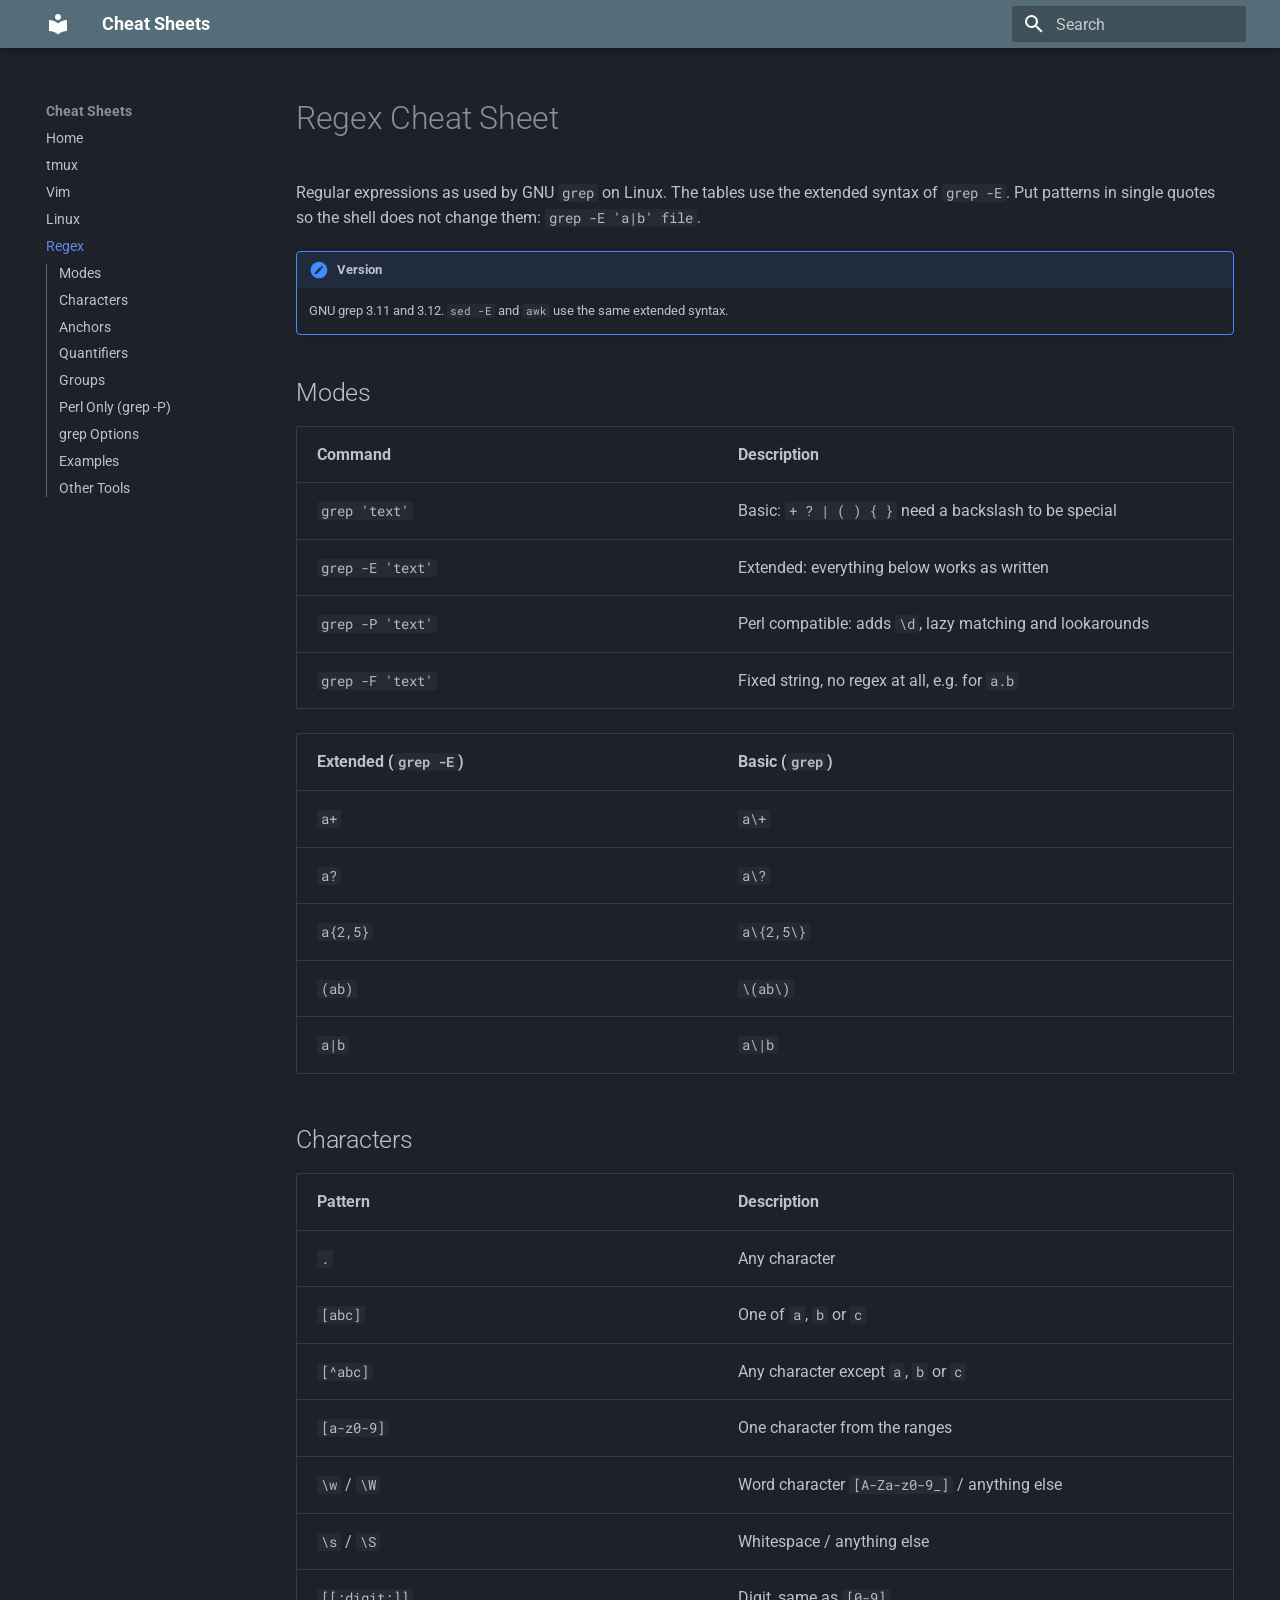
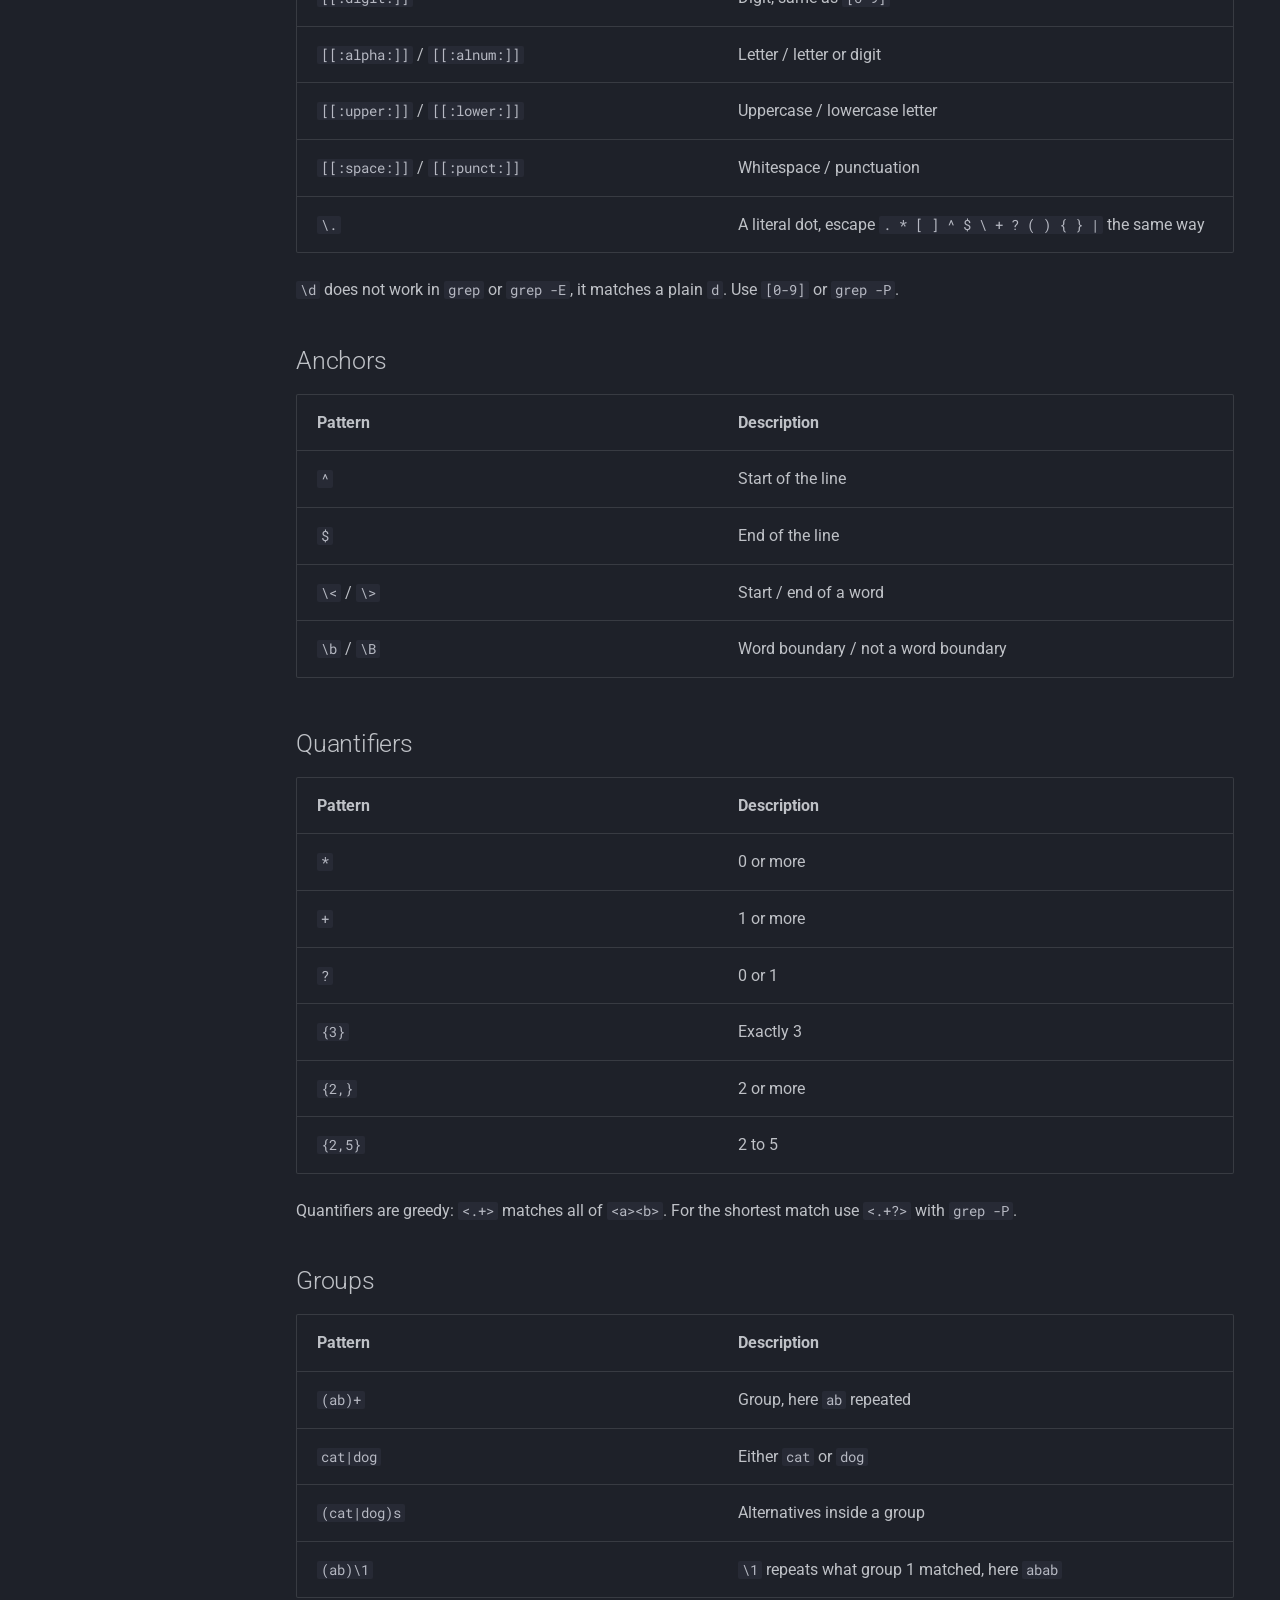
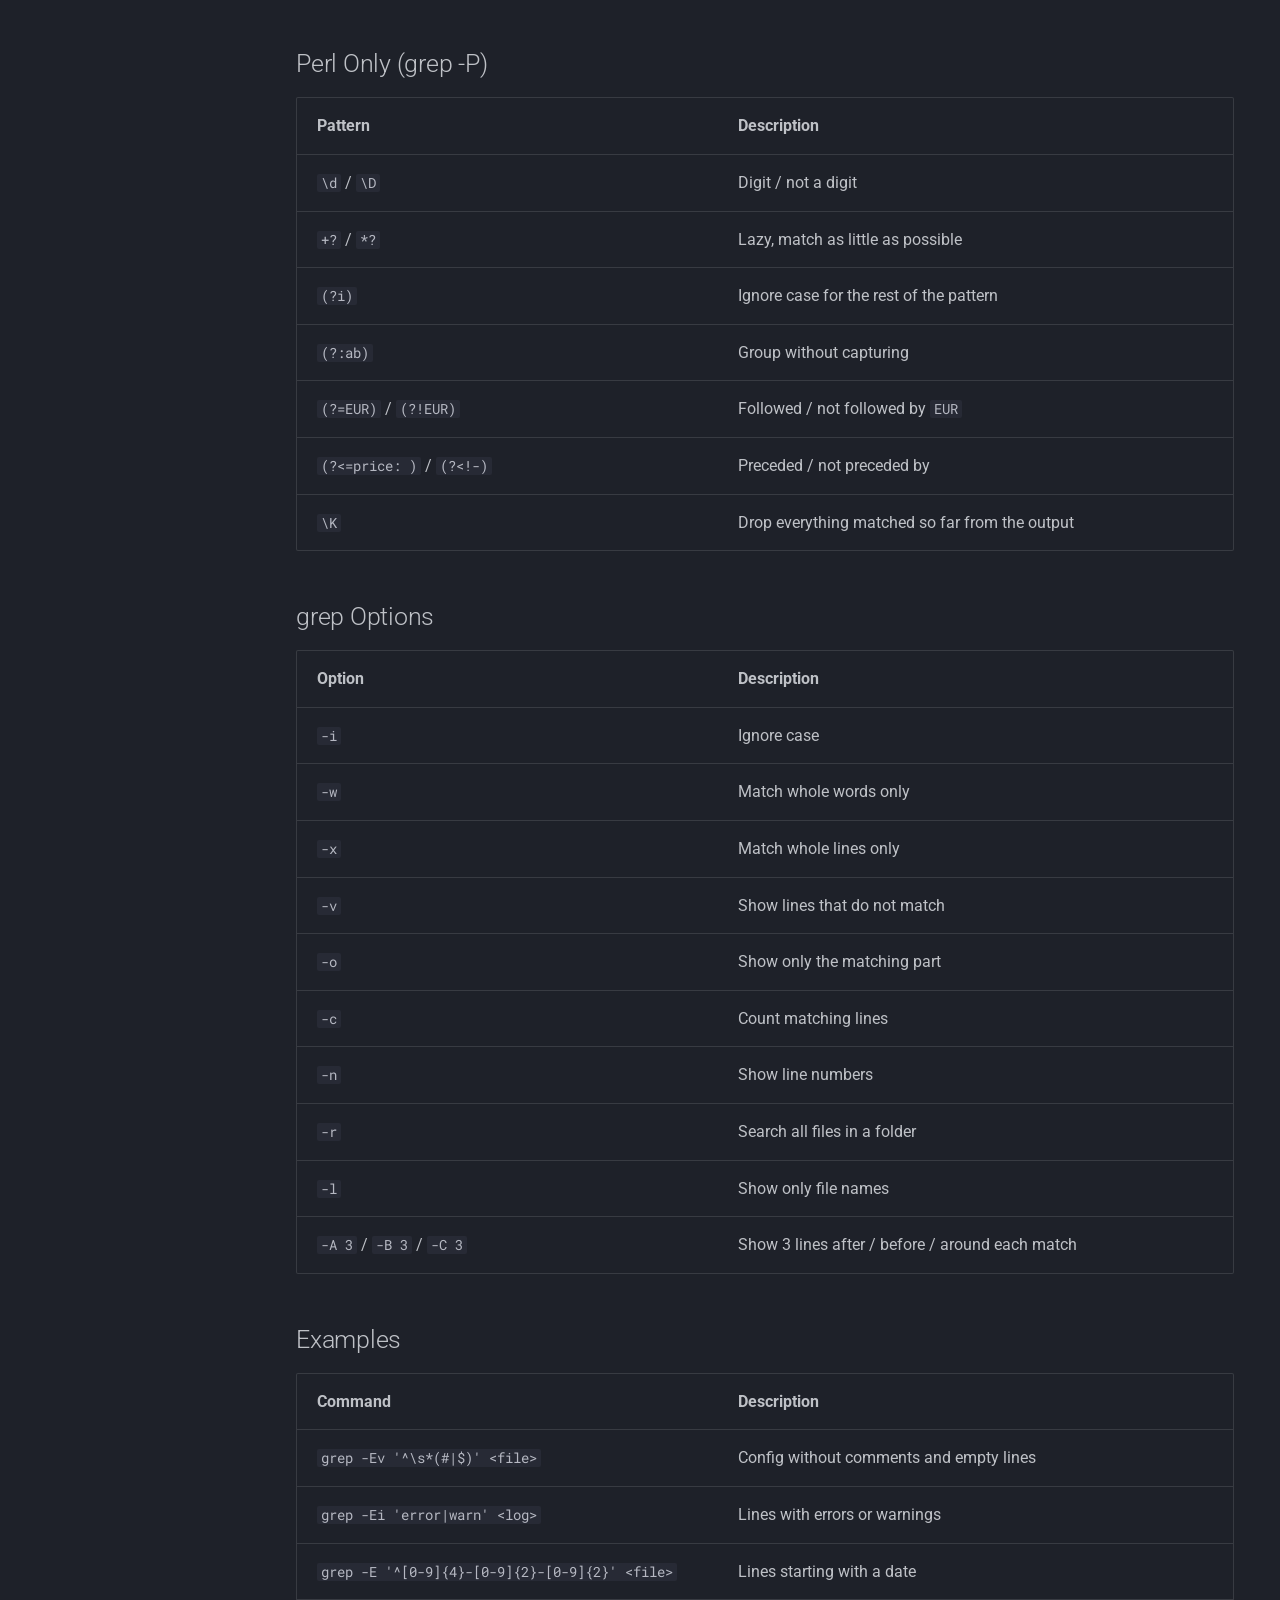
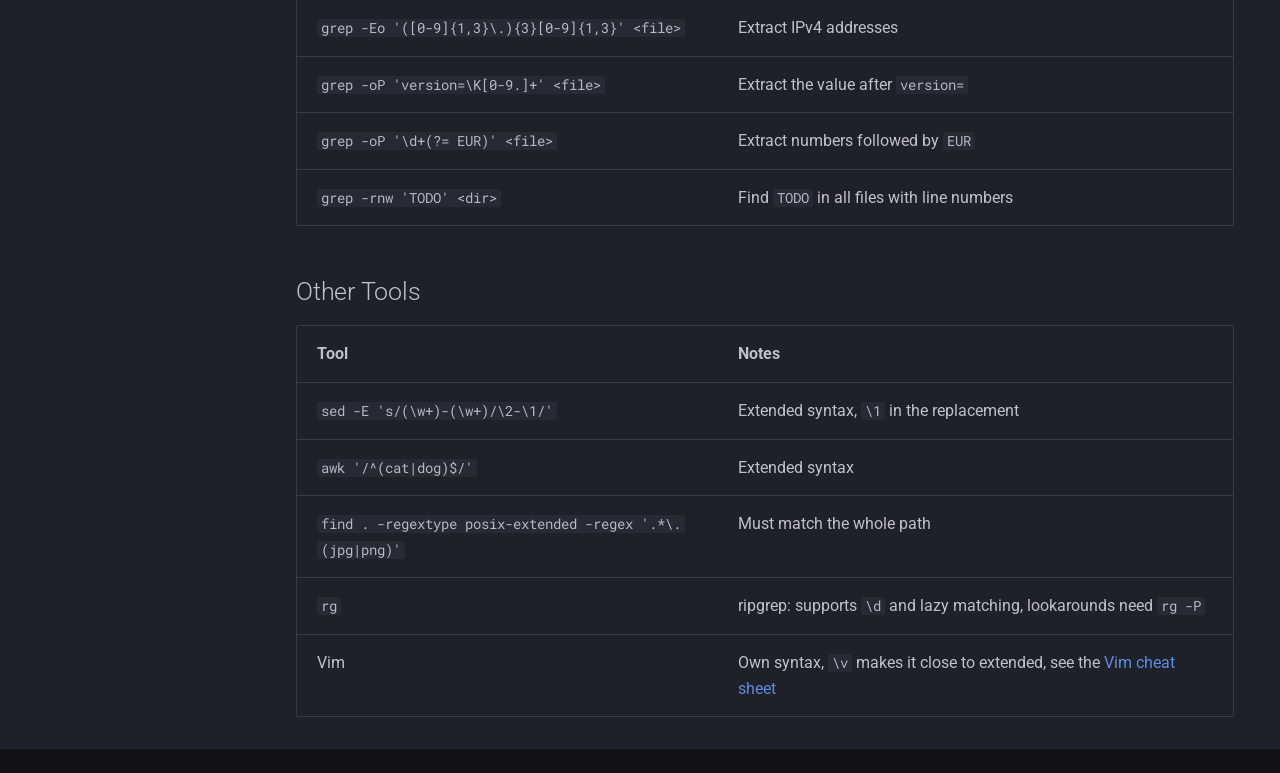
<file: regex/index.html>
<!doctype html>
<html lang="en" class="no-js">
  <head>
    
      <meta charset="utf-8">
      <meta name="viewport" content="width=device-width,initial-scale=1">
      
      
        <meta name="author" content="Yanick Spichty">
      
      
        <link rel="canonical" href="https://yanick.spichty.org/cheatsheets/regex/">
      
      
        <link rel="prev" href="../linux/">
      
      
      
        
      
      
      <link rel="icon" href="../assets/images/favicon.png">
      <meta name="generator" content="mkdocs-1.6.1, mkdocs-material-9.7.4">
    
    
      
        <title>Regex - Cheat Sheets</title>
      
    
    
      <link rel="stylesheet" href="../assets/stylesheets/main.484c7ddc.min.css">
      
        
        <link rel="stylesheet" href="../assets/stylesheets/palette.ab4e12ef.min.css">
      
      


    
    
      
    
    
      
        
        
        <link rel="preconnect" href="https://fonts.gstatic.com" crossorigin>
        <link rel="stylesheet" href="https://fonts.googleapis.com/css?family=Roboto:300,300i,400,400i,700,700i%7CRoboto+Mono:400,400i,700,700i&display=fallback">
        <style>:root{--md-text-font:"Roboto";--md-code-font:"Roboto Mono"}</style>
      
    
    
      <link rel="stylesheet" href="../stylesheets/extra.css">
    
    <script>__md_scope=new URL("..",location),__md_hash=e=>[...e].reduce(((e,_)=>(e<<5)-e+_.charCodeAt(0)),0),__md_get=(e,_=localStorage,t=__md_scope)=>JSON.parse(_.getItem(t.pathname+"."+e)),__md_set=(e,_,t=localStorage,a=__md_scope)=>{try{t.setItem(a.pathname+"."+e,JSON.stringify(_))}catch(e){}}</script>
    
      

    
    
  </head>
  
  
    
    
    
    
    
    <body dir="ltr" data-md-color-scheme="slate" data-md-color-primary="blue-grey" data-md-color-accent="light-blue">
  
    
    <input class="md-toggle" data-md-toggle="drawer" type="checkbox" id="__drawer" autocomplete="off">
    <input class="md-toggle" data-md-toggle="search" type="checkbox" id="__search" autocomplete="off">
    <label class="md-overlay" for="__drawer"></label>
    <div data-md-component="skip">
      
        
        <a href="#regex-cheat-sheet" class="md-skip">
          Skip to content
        </a>
      
    </div>
    <div data-md-component="announce">
      
    </div>
    
    
      

  

<header class="md-header md-header--shadow" data-md-component="header">
  <nav class="md-header__inner md-grid" aria-label="Header">
    <a href=".." title="Cheat Sheets" class="md-header__button md-logo" aria-label="Cheat Sheets" data-md-component="logo">
      
  
  <svg xmlns="http://www.w3.org/2000/svg" viewBox="0 0 24 24"><path d="M12 8a3 3 0 0 0 3-3 3 3 0 0 0-3-3 3 3 0 0 0-3 3 3 3 0 0 0 3 3m0 3.54C9.64 9.35 6.5 8 3 8v11c3.5 0 6.64 1.35 9 3.54 2.36-2.19 5.5-3.54 9-3.54V8c-3.5 0-6.64 1.35-9 3.54"/></svg>

    </a>
    <label class="md-header__button md-icon" for="__drawer">
      
      <svg xmlns="http://www.w3.org/2000/svg" viewBox="0 0 24 24"><path d="M3 6h18v2H3zm0 5h18v2H3zm0 5h18v2H3z"/></svg>
    </label>
    <div class="md-header__title" data-md-component="header-title">
      <div class="md-header__ellipsis">
        <div class="md-header__topic">
          <span class="md-ellipsis">
            Cheat Sheets
          </span>
        </div>
        <div class="md-header__topic" data-md-component="header-topic">
          <span class="md-ellipsis">
            
              Regex
            
          </span>
        </div>
      </div>
    </div>
    
      
    
    
    
    
      
      
        <label class="md-header__button md-icon" for="__search">
          
          <svg xmlns="http://www.w3.org/2000/svg" viewBox="0 0 24 24"><path d="M9.5 3A6.5 6.5 0 0 1 16 9.5c0 1.61-.59 3.09-1.56 4.23l.27.27h.79l5 5-1.5 1.5-5-5v-.79l-.27-.27A6.52 6.52 0 0 1 9.5 16 6.5 6.5 0 0 1 3 9.5 6.5 6.5 0 0 1 9.5 3m0 2C7 5 5 7 5 9.5S7 14 9.5 14 14 12 14 9.5 12 5 9.5 5"/></svg>
        </label>
        <div class="md-search" data-md-component="search" role="dialog">
  <label class="md-search__overlay" for="__search"></label>
  <div class="md-search__inner" role="search">
    <form class="md-search__form" name="search">
      <input type="text" class="md-search__input" name="query" aria-label="Search" placeholder="Search" autocapitalize="off" autocorrect="off" autocomplete="off" spellcheck="false" data-md-component="search-query" required>
      <label class="md-search__icon md-icon" for="__search">
        
        <svg xmlns="http://www.w3.org/2000/svg" viewBox="0 0 24 24"><path d="M9.5 3A6.5 6.5 0 0 1 16 9.5c0 1.61-.59 3.09-1.56 4.23l.27.27h.79l5 5-1.5 1.5-5-5v-.79l-.27-.27A6.52 6.52 0 0 1 9.5 16 6.5 6.5 0 0 1 3 9.5 6.5 6.5 0 0 1 9.5 3m0 2C7 5 5 7 5 9.5S7 14 9.5 14 14 12 14 9.5 12 5 9.5 5"/></svg>
        
        <svg xmlns="http://www.w3.org/2000/svg" viewBox="0 0 24 24"><path d="M20 11v2H8l5.5 5.5-1.42 1.42L4.16 12l7.92-7.92L13.5 5.5 8 11z"/></svg>
      </label>
      <nav class="md-search__options" aria-label="Search">
        
        <button type="reset" class="md-search__icon md-icon" title="Clear" aria-label="Clear" tabindex="-1">
          
          <svg xmlns="http://www.w3.org/2000/svg" viewBox="0 0 24 24"><path d="M19 6.41 17.59 5 12 10.59 6.41 5 5 6.41 10.59 12 5 17.59 6.41 19 12 13.41 17.59 19 19 17.59 13.41 12z"/></svg>
        </button>
      </nav>
      
    </form>
    <div class="md-search__output">
      <div class="md-search__scrollwrap" tabindex="0" data-md-scrollfix>
        <div class="md-search-result" data-md-component="search-result">
          <div class="md-search-result__meta">
            Initializing search
          </div>
          <ol class="md-search-result__list" role="presentation"></ol>
        </div>
      </div>
    </div>
  </div>
</div>
      
    
    
  </nav>
  
</header>
    
    <div class="md-container" data-md-component="container">
      
      
        
          
        
      
      <main class="md-main" data-md-component="main">
        <div class="md-main__inner md-grid">
          
            
              
              <div class="md-sidebar md-sidebar--primary" data-md-component="sidebar" data-md-type="navigation" >
                <div class="md-sidebar__scrollwrap">
                  <div class="md-sidebar__inner">
                    



  

<nav class="md-nav md-nav--primary md-nav--integrated" aria-label="Navigation" data-md-level="0">
  <label class="md-nav__title" for="__drawer">
    <a href=".." title="Cheat Sheets" class="md-nav__button md-logo" aria-label="Cheat Sheets" data-md-component="logo">
      
  
  <svg xmlns="http://www.w3.org/2000/svg" viewBox="0 0 24 24"><path d="M12 8a3 3 0 0 0 3-3 3 3 0 0 0-3-3 3 3 0 0 0-3 3 3 3 0 0 0 3 3m0 3.54C9.64 9.35 6.5 8 3 8v11c3.5 0 6.64 1.35 9 3.54 2.36-2.19 5.5-3.54 9-3.54V8c-3.5 0-6.64 1.35-9 3.54"/></svg>

    </a>
    Cheat Sheets
  </label>
  
  <ul class="md-nav__list" data-md-scrollfix>
    
      
      
  
  
  
  
    <li class="md-nav__item">
      <a href=".." class="md-nav__link">
        
  
  
  <span class="md-ellipsis">
    
  
    Home
  

    
  </span>
  
  

      </a>
    </li>
  

    
      
      
  
  
  
  
    <li class="md-nav__item">
      <a href="../tmux/" class="md-nav__link">
        
  
  
  <span class="md-ellipsis">
    
  
    tmux
  

    
  </span>
  
  

      </a>
    </li>
  

    
      
      
  
  
  
  
    <li class="md-nav__item">
      <a href="../vim/" class="md-nav__link">
        
  
  
  <span class="md-ellipsis">
    
  
    Vim
  

    
  </span>
  
  

      </a>
    </li>
  

    
      
      
  
  
  
  
    <li class="md-nav__item">
      <a href="../linux/" class="md-nav__link">
        
  
  
  <span class="md-ellipsis">
    
  
    Linux
  

    
  </span>
  
  

      </a>
    </li>
  

    
      
      
  
  
    
  
  
  
    <li class="md-nav__item md-nav__item--active">
      
      <input class="md-nav__toggle md-toggle" type="checkbox" id="__toc">
      
      
        
      
      
        <label class="md-nav__link md-nav__link--active" for="__toc">
          
  
  
  <span class="md-ellipsis">
    
  
    Regex
  

    
  </span>
  
  

          <span class="md-nav__icon md-icon"></span>
        </label>
      
      <a href="./" class="md-nav__link md-nav__link--active">
        
  
  
  <span class="md-ellipsis">
    
  
    Regex
  

    
  </span>
  
  

      </a>
      
        

<nav class="md-nav md-nav--secondary" aria-label="Table of contents">
  
  
  
    
  
  
    <label class="md-nav__title" for="__toc">
      <span class="md-nav__icon md-icon"></span>
      Table of contents
    </label>
    <ul class="md-nav__list" data-md-component="toc" data-md-scrollfix>
      
        <li class="md-nav__item">
  <a href="#modes" class="md-nav__link">
    <span class="md-ellipsis">
      
        Modes
      
    </span>
  </a>
  
</li>
      
        <li class="md-nav__item">
  <a href="#characters" class="md-nav__link">
    <span class="md-ellipsis">
      
        Characters
      
    </span>
  </a>
  
</li>
      
        <li class="md-nav__item">
  <a href="#anchors" class="md-nav__link">
    <span class="md-ellipsis">
      
        Anchors
      
    </span>
  </a>
  
</li>
      
        <li class="md-nav__item">
  <a href="#quantifiers" class="md-nav__link">
    <span class="md-ellipsis">
      
        Quantifiers
      
    </span>
  </a>
  
</li>
      
        <li class="md-nav__item">
  <a href="#groups" class="md-nav__link">
    <span class="md-ellipsis">
      
        Groups
      
    </span>
  </a>
  
</li>
      
        <li class="md-nav__item">
  <a href="#perl-only-grep-p" class="md-nav__link">
    <span class="md-ellipsis">
      
        Perl Only (grep -P)
      
    </span>
  </a>
  
</li>
      
        <li class="md-nav__item">
  <a href="#grep-options" class="md-nav__link">
    <span class="md-ellipsis">
      
        grep Options
      
    </span>
  </a>
  
</li>
      
        <li class="md-nav__item">
  <a href="#examples" class="md-nav__link">
    <span class="md-ellipsis">
      
        Examples
      
    </span>
  </a>
  
</li>
      
        <li class="md-nav__item">
  <a href="#other-tools" class="md-nav__link">
    <span class="md-ellipsis">
      
        Other Tools
      
    </span>
  </a>
  
</li>
      
    </ul>
  
</nav>
      
    </li>
  

    
  </ul>
</nav>
                  </div>
                </div>
              </div>
            
            
          
          
            <div class="md-content" data-md-component="content">
              
              <article class="md-content__inner md-typeset">
                
                  



<h1 id="regex-cheat-sheet">Regex Cheat Sheet<a class="headerlink" href="#regex-cheat-sheet" title="Permanent link">&para;</a></h1>
<p>Regular expressions as used by GNU <code>grep</code> on Linux. The tables use the
extended syntax of <code>grep -E</code>. Put patterns in single quotes so the shell does
not change them: <code>grep -E 'a|b' file</code>.</p>
<div class="admonition note">
<p class="admonition-title">Version</p>
<p>GNU grep 3.11 and 3.12. <code>sed -E</code> and <code>awk</code> use the same extended syntax.</p>
</div>
<h2 id="modes">Modes<a class="headerlink" href="#modes" title="Permanent link">&para;</a></h2>
<table>
<thead>
<tr>
<th>Command</th>
<th>Description</th>
</tr>
</thead>
<tbody>
<tr>
<td><code>grep 'text'</code></td>
<td>Basic: <code>+ ? | ( ) { }</code> need a backslash to be special</td>
</tr>
<tr>
<td><code>grep -E 'text'</code></td>
<td>Extended: everything below works as written</td>
</tr>
<tr>
<td><code>grep -P 'text'</code></td>
<td>Perl compatible: adds <code>\d</code>, lazy matching and lookarounds</td>
</tr>
<tr>
<td><code>grep -F 'text'</code></td>
<td>Fixed string, no regex at all, e.g. for <code>a.b</code></td>
</tr>
</tbody>
</table>
<table>
<thead>
<tr>
<th>Extended (<code>grep -E</code>)</th>
<th>Basic (<code>grep</code>)</th>
</tr>
</thead>
<tbody>
<tr>
<td><code>a+</code></td>
<td><code>a\+</code></td>
</tr>
<tr>
<td><code>a?</code></td>
<td><code>a\?</code></td>
</tr>
<tr>
<td><code>a{2,5}</code></td>
<td><code>a\{2,5\}</code></td>
</tr>
<tr>
<td><code>(ab)</code></td>
<td><code>\(ab\)</code></td>
</tr>
<tr>
<td><code>a|b</code></td>
<td><code>a\|b</code></td>
</tr>
</tbody>
</table>
<h2 id="characters">Characters<a class="headerlink" href="#characters" title="Permanent link">&para;</a></h2>
<table>
<thead>
<tr>
<th>Pattern</th>
<th>Description</th>
</tr>
</thead>
<tbody>
<tr>
<td><code>.</code></td>
<td>Any character</td>
</tr>
<tr>
<td><code>[abc]</code></td>
<td>One of <code>a</code>, <code>b</code> or <code>c</code></td>
</tr>
<tr>
<td><code>[^abc]</code></td>
<td>Any character except <code>a</code>, <code>b</code> or <code>c</code></td>
</tr>
<tr>
<td><code>[a-z0-9]</code></td>
<td>One character from the ranges</td>
</tr>
<tr>
<td><code>\w</code> / <code>\W</code></td>
<td>Word character <code>[A-Za-z0-9_]</code> / anything else</td>
</tr>
<tr>
<td><code>\s</code> / <code>\S</code></td>
<td>Whitespace / anything else</td>
</tr>
<tr>
<td><code>[[:digit:]]</code></td>
<td>Digit, same as <code>[0-9]</code></td>
</tr>
<tr>
<td><code>[[:alpha:]]</code> / <code>[[:alnum:]]</code></td>
<td>Letter / letter or digit</td>
</tr>
<tr>
<td><code>[[:upper:]]</code> / <code>[[:lower:]]</code></td>
<td>Uppercase / lowercase letter</td>
</tr>
<tr>
<td><code>[[:space:]]</code> / <code>[[:punct:]]</code></td>
<td>Whitespace / punctuation</td>
</tr>
<tr>
<td><code>\.</code></td>
<td>A literal dot, escape <code>. * [ ] ^ $ \ + ? ( ) { } |</code> the same way</td>
</tr>
</tbody>
</table>
<p><code>\d</code> does not work in <code>grep</code> or <code>grep -E</code>, it matches a plain <code>d</code>. Use
<code>[0-9]</code> or <code>grep -P</code>.</p>
<h2 id="anchors">Anchors<a class="headerlink" href="#anchors" title="Permanent link">&para;</a></h2>
<table>
<thead>
<tr>
<th>Pattern</th>
<th>Description</th>
</tr>
</thead>
<tbody>
<tr>
<td><code>^</code></td>
<td>Start of the line</td>
</tr>
<tr>
<td><code>$</code></td>
<td>End of the line</td>
</tr>
<tr>
<td><code>\&lt;</code> / <code>\&gt;</code></td>
<td>Start / end of a word</td>
</tr>
<tr>
<td><code>\b</code> / <code>\B</code></td>
<td>Word boundary / not a word boundary</td>
</tr>
</tbody>
</table>
<h2 id="quantifiers">Quantifiers<a class="headerlink" href="#quantifiers" title="Permanent link">&para;</a></h2>
<table>
<thead>
<tr>
<th>Pattern</th>
<th>Description</th>
</tr>
</thead>
<tbody>
<tr>
<td><code>*</code></td>
<td>0 or more</td>
</tr>
<tr>
<td><code>+</code></td>
<td>1 or more</td>
</tr>
<tr>
<td><code>?</code></td>
<td>0 or 1</td>
</tr>
<tr>
<td><code>{3}</code></td>
<td>Exactly 3</td>
</tr>
<tr>
<td><code>{2,}</code></td>
<td>2 or more</td>
</tr>
<tr>
<td><code>{2,5}</code></td>
<td>2 to 5</td>
</tr>
</tbody>
</table>
<p>Quantifiers are greedy: <code>&lt;.+&gt;</code> matches all of <code>&lt;a&gt;&lt;b&gt;</code>. For the shortest
match use <code>&lt;.+?&gt;</code> with <code>grep -P</code>.</p>
<h2 id="groups">Groups<a class="headerlink" href="#groups" title="Permanent link">&para;</a></h2>
<table>
<thead>
<tr>
<th>Pattern</th>
<th>Description</th>
</tr>
</thead>
<tbody>
<tr>
<td><code>(ab)+</code></td>
<td>Group, here <code>ab</code> repeated</td>
</tr>
<tr>
<td><code>cat|dog</code></td>
<td>Either <code>cat</code> or <code>dog</code></td>
</tr>
<tr>
<td><code>(cat|dog)s</code></td>
<td>Alternatives inside a group</td>
</tr>
<tr>
<td><code>(ab)\1</code></td>
<td><code>\1</code> repeats what group 1 matched, here <code>abab</code></td>
</tr>
</tbody>
</table>
<h2 id="perl-only-grep-p">Perl Only (grep -P)<a class="headerlink" href="#perl-only-grep-p" title="Permanent link">&para;</a></h2>
<table>
<thead>
<tr>
<th>Pattern</th>
<th>Description</th>
</tr>
</thead>
<tbody>
<tr>
<td><code>\d</code> / <code>\D</code></td>
<td>Digit / not a digit</td>
</tr>
<tr>
<td><code>+?</code> / <code>*?</code></td>
<td>Lazy, match as little as possible</td>
</tr>
<tr>
<td><code>(?i)</code></td>
<td>Ignore case for the rest of the pattern</td>
</tr>
<tr>
<td><code>(?:ab)</code></td>
<td>Group without capturing</td>
</tr>
<tr>
<td><code>(?=EUR)</code> / <code>(?!EUR)</code></td>
<td>Followed / not followed by <code>EUR</code></td>
</tr>
<tr>
<td><code>(?&lt;=price: )</code> / <code>(?&lt;!-)</code></td>
<td>Preceded / not preceded by</td>
</tr>
<tr>
<td><code>\K</code></td>
<td>Drop everything matched so far from the output</td>
</tr>
</tbody>
</table>
<h2 id="grep-options">grep Options<a class="headerlink" href="#grep-options" title="Permanent link">&para;</a></h2>
<table>
<thead>
<tr>
<th>Option</th>
<th>Description</th>
</tr>
</thead>
<tbody>
<tr>
<td><code>-i</code></td>
<td>Ignore case</td>
</tr>
<tr>
<td><code>-w</code></td>
<td>Match whole words only</td>
</tr>
<tr>
<td><code>-x</code></td>
<td>Match whole lines only</td>
</tr>
<tr>
<td><code>-v</code></td>
<td>Show lines that do not match</td>
</tr>
<tr>
<td><code>-o</code></td>
<td>Show only the matching part</td>
</tr>
<tr>
<td><code>-c</code></td>
<td>Count matching lines</td>
</tr>
<tr>
<td><code>-n</code></td>
<td>Show line numbers</td>
</tr>
<tr>
<td><code>-r</code></td>
<td>Search all files in a folder</td>
</tr>
<tr>
<td><code>-l</code></td>
<td>Show only file names</td>
</tr>
<tr>
<td><code>-A 3</code> / <code>-B 3</code> / <code>-C 3</code></td>
<td>Show 3 lines after / before / around each match</td>
</tr>
</tbody>
</table>
<h2 id="examples">Examples<a class="headerlink" href="#examples" title="Permanent link">&para;</a></h2>
<table>
<thead>
<tr>
<th>Command</th>
<th>Description</th>
</tr>
</thead>
<tbody>
<tr>
<td><code>grep -Ev '^\s*(#|$)' &lt;file&gt;</code></td>
<td>Config without comments and empty lines</td>
</tr>
<tr>
<td><code>grep -Ei 'error|warn' &lt;log&gt;</code></td>
<td>Lines with errors or warnings</td>
</tr>
<tr>
<td><code>grep -E '^[0-9]{4}-[0-9]{2}-[0-9]{2}' &lt;file&gt;</code></td>
<td>Lines starting with a date</td>
</tr>
<tr>
<td><code>grep -Eo '([0-9]{1,3}\.){3}[0-9]{1,3}' &lt;file&gt;</code></td>
<td>Extract IPv4 addresses</td>
</tr>
<tr>
<td><code>grep -oP 'version=\K[0-9.]+' &lt;file&gt;</code></td>
<td>Extract the value after <code>version=</code></td>
</tr>
<tr>
<td><code>grep -oP '\d+(?= EUR)' &lt;file&gt;</code></td>
<td>Extract numbers followed by <code>EUR</code></td>
</tr>
<tr>
<td><code>grep -rnw 'TODO' &lt;dir&gt;</code></td>
<td>Find <code>TODO</code> in all files with line numbers</td>
</tr>
</tbody>
</table>
<h2 id="other-tools">Other Tools<a class="headerlink" href="#other-tools" title="Permanent link">&para;</a></h2>
<table>
<thead>
<tr>
<th>Tool</th>
<th>Notes</th>
</tr>
</thead>
<tbody>
<tr>
<td><code>sed -E 's/(\w+)-(\w+)/\2-\1/'</code></td>
<td>Extended syntax, <code>\1</code> in the replacement</td>
</tr>
<tr>
<td><code>awk '/^(cat|dog)$/'</code></td>
<td>Extended syntax</td>
</tr>
<tr>
<td><code>find . -regextype posix-extended -regex '.*\.(jpg|png)'</code></td>
<td>Must match the whole path</td>
</tr>
<tr>
<td><code>rg</code></td>
<td>ripgrep: supports <code>\d</code> and lazy matching, lookarounds need <code>rg -P</code></td>
</tr>
<tr>
<td>Vim</td>
<td>Own syntax, <code>\v</code> makes it close to extended, see the <a href="../vim/#search">Vim cheat sheet</a></td>
</tr>
</tbody>
</table>












                
              </article>
            </div>
          
          
<script>var target=document.getElementById(location.hash.slice(1));target&&target.name&&(target.checked=target.name.startsWith("__tabbed_"))</script>
        </div>
        
          <button type="button" class="md-top md-icon" data-md-component="top" hidden>
  
  <svg xmlns="http://www.w3.org/2000/svg" viewBox="0 0 24 24"><path d="M13 20h-2V8l-5.5 5.5-1.42-1.42L12 4.16l7.92 7.92-1.42 1.42L13 8z"/></svg>
  Back to top
</button>
        
      </main>
      
        <footer class="md-footer">
  
  <div class="md-footer-meta md-typeset">
    <div class="md-footer-meta__inner md-grid">
      <div class="md-copyright">
  
  
</div>
      
    </div>
  </div>
</footer>
      
    </div>
    <div class="md-dialog" data-md-component="dialog">
      <div class="md-dialog__inner md-typeset"></div>
    </div>
    
    
    
      
      
      <script id="__config" type="application/json">{"annotate": null, "base": "..", "features": ["navigation.top", "toc.integrate", "content.code.copy"], "search": "../assets/javascripts/workers/search.2c215733.min.js", "tags": null, "translations": {"clipboard.copied": "Copied to clipboard", "clipboard.copy": "Copy to clipboard", "search.result.more.one": "1 more on this page", "search.result.more.other": "# more on this page", "search.result.none": "No matching documents", "search.result.one": "1 matching document", "search.result.other": "# matching documents", "search.result.placeholder": "Type to start searching", "search.result.term.missing": "Missing", "select.version": "Select version"}, "version": null}</script>
    
    
      <script src="../assets/javascripts/bundle.79ae519e.min.js"></script>
      
    
  </body>
</html>
</file>
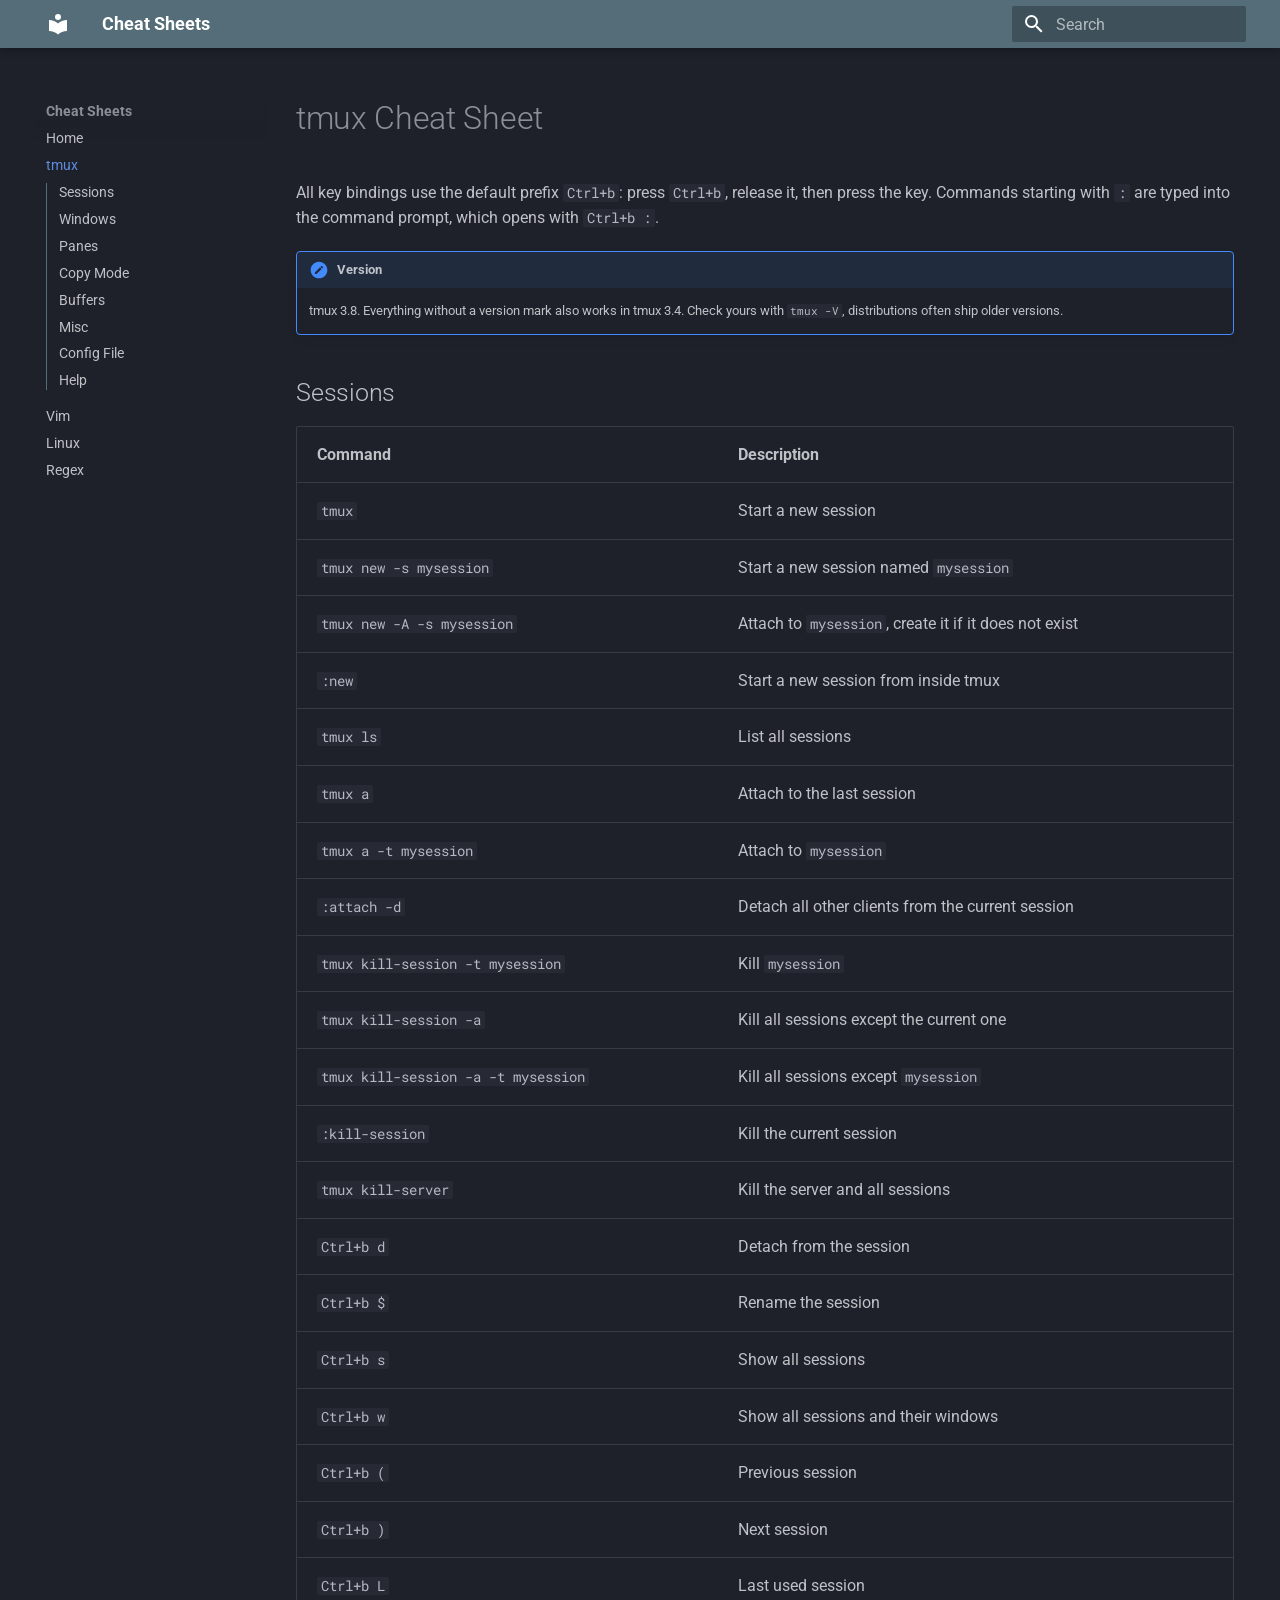
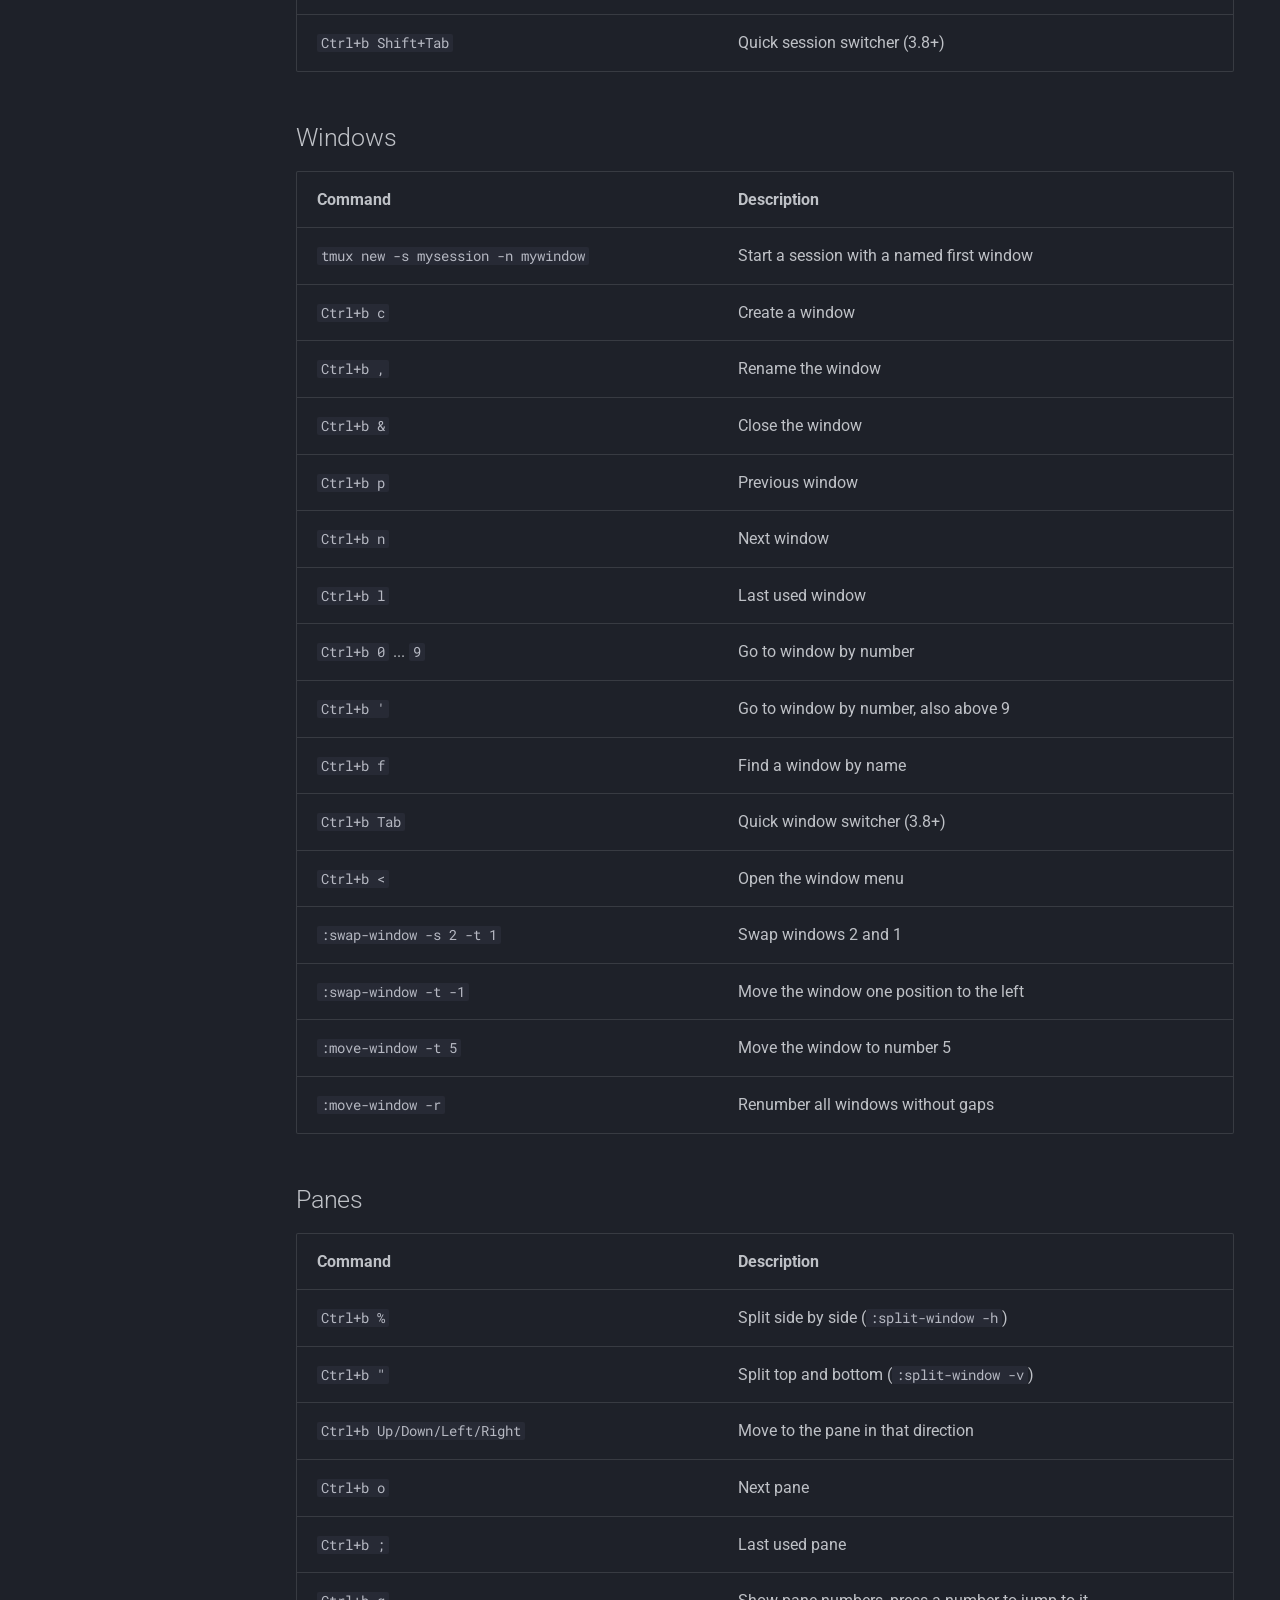
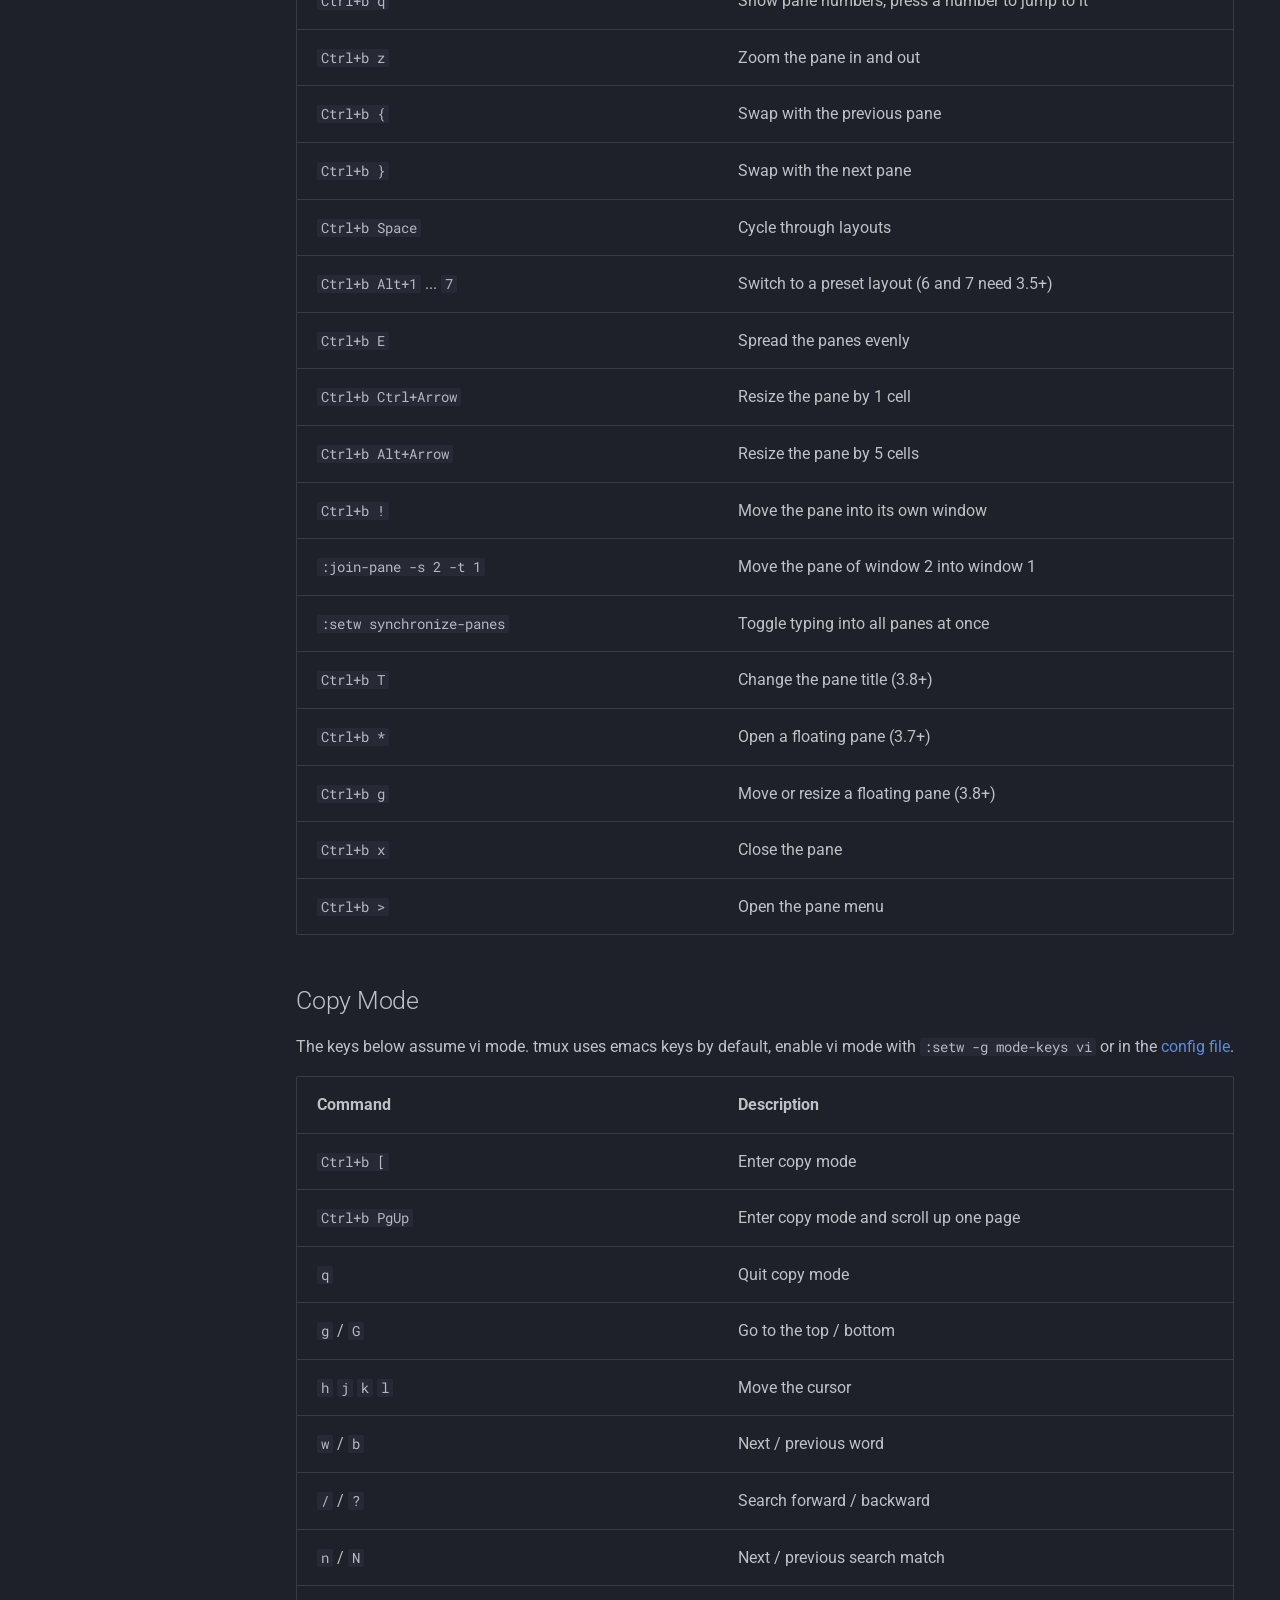
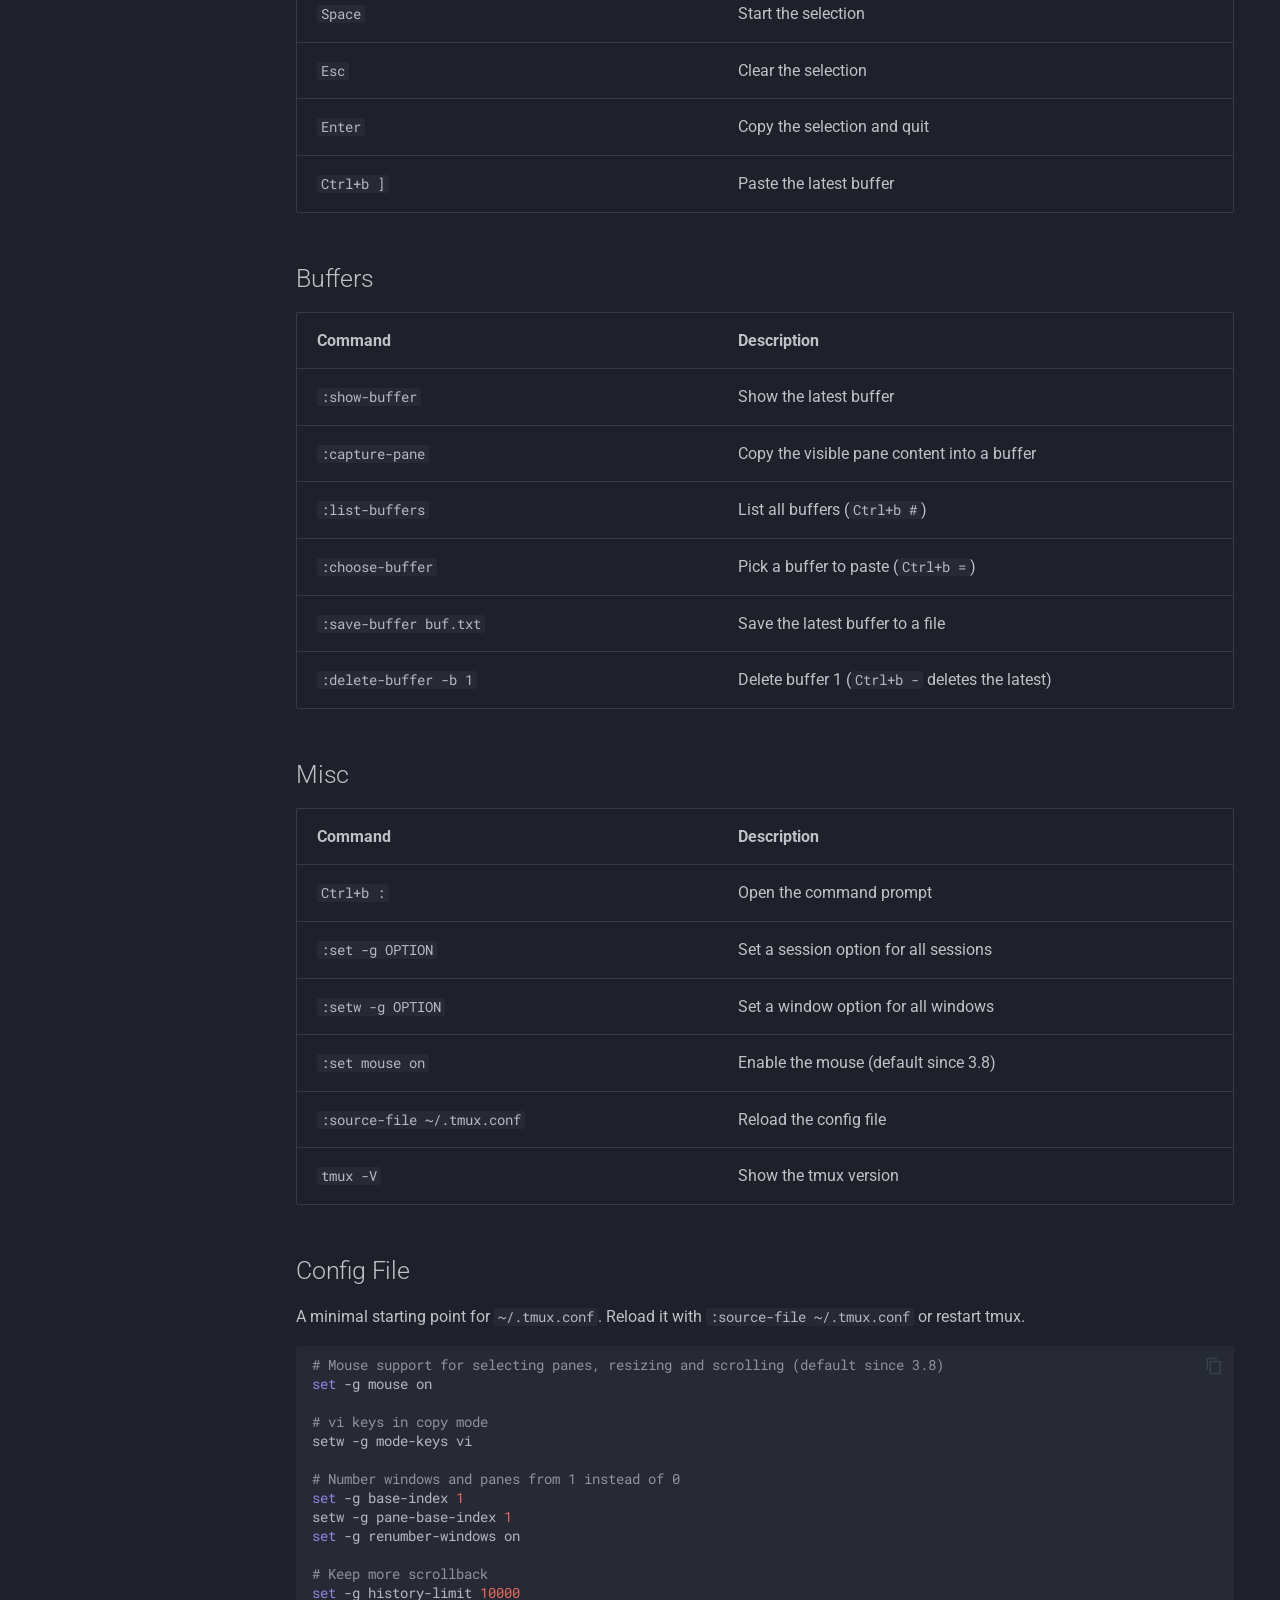
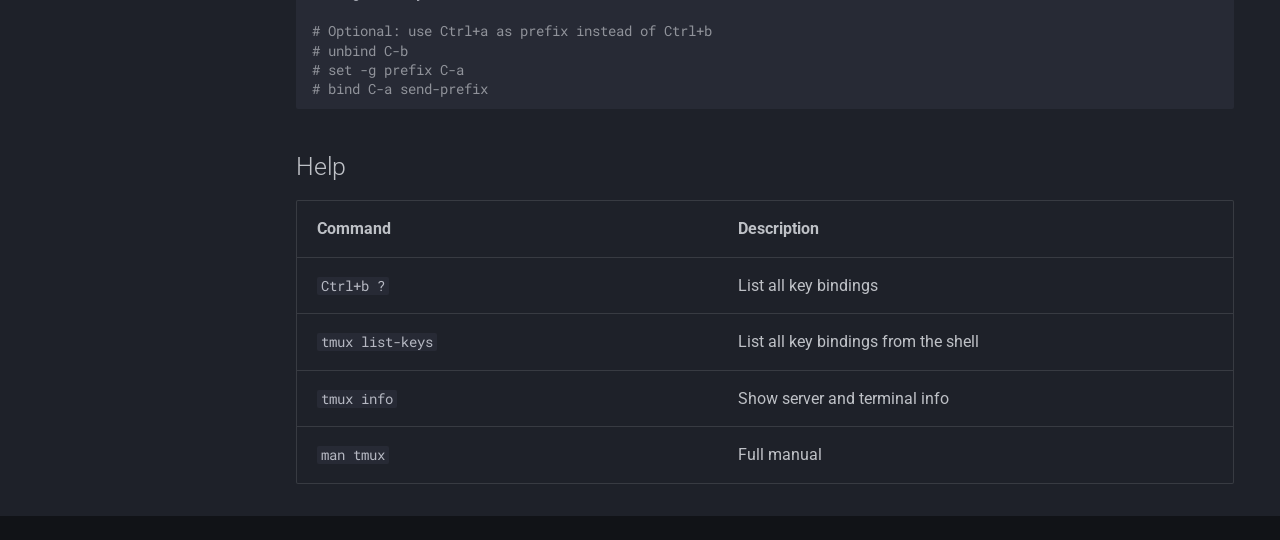
<file: tmux/index.html>
<!doctype html>
<html lang="en" class="no-js">
  <head>
    
      <meta charset="utf-8">
      <meta name="viewport" content="width=device-width,initial-scale=1">
      
      
        <meta name="author" content="Yanick Spichty">
      
      
        <link rel="canonical" href="https://yanick.spichty.org/cheatsheets/tmux/">
      
      
        <link rel="prev" href="..">
      
      
        <link rel="next" href="../vim/">
      
      
        
      
      
      <link rel="icon" href="../assets/images/favicon.png">
      <meta name="generator" content="mkdocs-1.6.1, mkdocs-material-9.7.4">
    
    
      
        <title>tmux - Cheat Sheets</title>
      
    
    
      <link rel="stylesheet" href="../assets/stylesheets/main.484c7ddc.min.css">
      
        
        <link rel="stylesheet" href="../assets/stylesheets/palette.ab4e12ef.min.css">
      
      


    
    
      
    
    
      
        
        
        <link rel="preconnect" href="https://fonts.gstatic.com" crossorigin>
        <link rel="stylesheet" href="https://fonts.googleapis.com/css?family=Roboto:300,300i,400,400i,700,700i%7CRoboto+Mono:400,400i,700,700i&display=fallback">
        <style>:root{--md-text-font:"Roboto";--md-code-font:"Roboto Mono"}</style>
      
    
    
      <link rel="stylesheet" href="../stylesheets/extra.css">
    
    <script>__md_scope=new URL("..",location),__md_hash=e=>[...e].reduce(((e,_)=>(e<<5)-e+_.charCodeAt(0)),0),__md_get=(e,_=localStorage,t=__md_scope)=>JSON.parse(_.getItem(t.pathname+"."+e)),__md_set=(e,_,t=localStorage,a=__md_scope)=>{try{t.setItem(a.pathname+"."+e,JSON.stringify(_))}catch(e){}}</script>
    
      

    
    
  </head>
  
  
    
    
    
    
    
    <body dir="ltr" data-md-color-scheme="slate" data-md-color-primary="blue-grey" data-md-color-accent="light-blue">
  
    
    <input class="md-toggle" data-md-toggle="drawer" type="checkbox" id="__drawer" autocomplete="off">
    <input class="md-toggle" data-md-toggle="search" type="checkbox" id="__search" autocomplete="off">
    <label class="md-overlay" for="__drawer"></label>
    <div data-md-component="skip">
      
        
        <a href="#tmux-cheat-sheet" class="md-skip">
          Skip to content
        </a>
      
    </div>
    <div data-md-component="announce">
      
    </div>
    
    
      

  

<header class="md-header md-header--shadow" data-md-component="header">
  <nav class="md-header__inner md-grid" aria-label="Header">
    <a href=".." title="Cheat Sheets" class="md-header__button md-logo" aria-label="Cheat Sheets" data-md-component="logo">
      
  
  <svg xmlns="http://www.w3.org/2000/svg" viewBox="0 0 24 24"><path d="M12 8a3 3 0 0 0 3-3 3 3 0 0 0-3-3 3 3 0 0 0-3 3 3 3 0 0 0 3 3m0 3.54C9.64 9.35 6.5 8 3 8v11c3.5 0 6.64 1.35 9 3.54 2.36-2.19 5.5-3.54 9-3.54V8c-3.5 0-6.64 1.35-9 3.54"/></svg>

    </a>
    <label class="md-header__button md-icon" for="__drawer">
      
      <svg xmlns="http://www.w3.org/2000/svg" viewBox="0 0 24 24"><path d="M3 6h18v2H3zm0 5h18v2H3zm0 5h18v2H3z"/></svg>
    </label>
    <div class="md-header__title" data-md-component="header-title">
      <div class="md-header__ellipsis">
        <div class="md-header__topic">
          <span class="md-ellipsis">
            Cheat Sheets
          </span>
        </div>
        <div class="md-header__topic" data-md-component="header-topic">
          <span class="md-ellipsis">
            
              tmux
            
          </span>
        </div>
      </div>
    </div>
    
      
    
    
    
    
      
      
        <label class="md-header__button md-icon" for="__search">
          
          <svg xmlns="http://www.w3.org/2000/svg" viewBox="0 0 24 24"><path d="M9.5 3A6.5 6.5 0 0 1 16 9.5c0 1.61-.59 3.09-1.56 4.23l.27.27h.79l5 5-1.5 1.5-5-5v-.79l-.27-.27A6.52 6.52 0 0 1 9.5 16 6.5 6.5 0 0 1 3 9.5 6.5 6.5 0 0 1 9.5 3m0 2C7 5 5 7 5 9.5S7 14 9.5 14 14 12 14 9.5 12 5 9.5 5"/></svg>
        </label>
        <div class="md-search" data-md-component="search" role="dialog">
  <label class="md-search__overlay" for="__search"></label>
  <div class="md-search__inner" role="search">
    <form class="md-search__form" name="search">
      <input type="text" class="md-search__input" name="query" aria-label="Search" placeholder="Search" autocapitalize="off" autocorrect="off" autocomplete="off" spellcheck="false" data-md-component="search-query" required>
      <label class="md-search__icon md-icon" for="__search">
        
        <svg xmlns="http://www.w3.org/2000/svg" viewBox="0 0 24 24"><path d="M9.5 3A6.5 6.5 0 0 1 16 9.5c0 1.61-.59 3.09-1.56 4.23l.27.27h.79l5 5-1.5 1.5-5-5v-.79l-.27-.27A6.52 6.52 0 0 1 9.5 16 6.5 6.5 0 0 1 3 9.5 6.5 6.5 0 0 1 9.5 3m0 2C7 5 5 7 5 9.5S7 14 9.5 14 14 12 14 9.5 12 5 9.5 5"/></svg>
        
        <svg xmlns="http://www.w3.org/2000/svg" viewBox="0 0 24 24"><path d="M20 11v2H8l5.5 5.5-1.42 1.42L4.16 12l7.92-7.92L13.5 5.5 8 11z"/></svg>
      </label>
      <nav class="md-search__options" aria-label="Search">
        
        <button type="reset" class="md-search__icon md-icon" title="Clear" aria-label="Clear" tabindex="-1">
          
          <svg xmlns="http://www.w3.org/2000/svg" viewBox="0 0 24 24"><path d="M19 6.41 17.59 5 12 10.59 6.41 5 5 6.41 10.59 12 5 17.59 6.41 19 12 13.41 17.59 19 19 17.59 13.41 12z"/></svg>
        </button>
      </nav>
      
    </form>
    <div class="md-search__output">
      <div class="md-search__scrollwrap" tabindex="0" data-md-scrollfix>
        <div class="md-search-result" data-md-component="search-result">
          <div class="md-search-result__meta">
            Initializing search
          </div>
          <ol class="md-search-result__list" role="presentation"></ol>
        </div>
      </div>
    </div>
  </div>
</div>
      
    
    
  </nav>
  
</header>
    
    <div class="md-container" data-md-component="container">
      
      
        
          
        
      
      <main class="md-main" data-md-component="main">
        <div class="md-main__inner md-grid">
          
            
              
              <div class="md-sidebar md-sidebar--primary" data-md-component="sidebar" data-md-type="navigation" >
                <div class="md-sidebar__scrollwrap">
                  <div class="md-sidebar__inner">
                    



  

<nav class="md-nav md-nav--primary md-nav--integrated" aria-label="Navigation" data-md-level="0">
  <label class="md-nav__title" for="__drawer">
    <a href=".." title="Cheat Sheets" class="md-nav__button md-logo" aria-label="Cheat Sheets" data-md-component="logo">
      
  
  <svg xmlns="http://www.w3.org/2000/svg" viewBox="0 0 24 24"><path d="M12 8a3 3 0 0 0 3-3 3 3 0 0 0-3-3 3 3 0 0 0-3 3 3 3 0 0 0 3 3m0 3.54C9.64 9.35 6.5 8 3 8v11c3.5 0 6.64 1.35 9 3.54 2.36-2.19 5.5-3.54 9-3.54V8c-3.5 0-6.64 1.35-9 3.54"/></svg>

    </a>
    Cheat Sheets
  </label>
  
  <ul class="md-nav__list" data-md-scrollfix>
    
      
      
  
  
  
  
    <li class="md-nav__item">
      <a href=".." class="md-nav__link">
        
  
  
  <span class="md-ellipsis">
    
  
    Home
  

    
  </span>
  
  

      </a>
    </li>
  

    
      
      
  
  
    
  
  
  
    <li class="md-nav__item md-nav__item--active">
      
      <input class="md-nav__toggle md-toggle" type="checkbox" id="__toc">
      
      
        
      
      
        <label class="md-nav__link md-nav__link--active" for="__toc">
          
  
  
  <span class="md-ellipsis">
    
  
    tmux
  

    
  </span>
  
  

          <span class="md-nav__icon md-icon"></span>
        </label>
      
      <a href="./" class="md-nav__link md-nav__link--active">
        
  
  
  <span class="md-ellipsis">
    
  
    tmux
  

    
  </span>
  
  

      </a>
      
        

<nav class="md-nav md-nav--secondary" aria-label="Table of contents">
  
  
  
    
  
  
    <label class="md-nav__title" for="__toc">
      <span class="md-nav__icon md-icon"></span>
      Table of contents
    </label>
    <ul class="md-nav__list" data-md-component="toc" data-md-scrollfix>
      
        <li class="md-nav__item">
  <a href="#sessions" class="md-nav__link">
    <span class="md-ellipsis">
      
        Sessions
      
    </span>
  </a>
  
</li>
      
        <li class="md-nav__item">
  <a href="#windows" class="md-nav__link">
    <span class="md-ellipsis">
      
        Windows
      
    </span>
  </a>
  
</li>
      
        <li class="md-nav__item">
  <a href="#panes" class="md-nav__link">
    <span class="md-ellipsis">
      
        Panes
      
    </span>
  </a>
  
</li>
      
        <li class="md-nav__item">
  <a href="#copy-mode" class="md-nav__link">
    <span class="md-ellipsis">
      
        Copy Mode
      
    </span>
  </a>
  
</li>
      
        <li class="md-nav__item">
  <a href="#buffers" class="md-nav__link">
    <span class="md-ellipsis">
      
        Buffers
      
    </span>
  </a>
  
</li>
      
        <li class="md-nav__item">
  <a href="#misc" class="md-nav__link">
    <span class="md-ellipsis">
      
        Misc
      
    </span>
  </a>
  
</li>
      
        <li class="md-nav__item">
  <a href="#config-file" class="md-nav__link">
    <span class="md-ellipsis">
      
        Config File
      
    </span>
  </a>
  
</li>
      
        <li class="md-nav__item">
  <a href="#help" class="md-nav__link">
    <span class="md-ellipsis">
      
        Help
      
    </span>
  </a>
  
</li>
      
    </ul>
  
</nav>
      
    </li>
  

    
      
      
  
  
  
  
    <li class="md-nav__item">
      <a href="../vim/" class="md-nav__link">
        
  
  
  <span class="md-ellipsis">
    
  
    Vim
  

    
  </span>
  
  

      </a>
    </li>
  

    
      
      
  
  
  
  
    <li class="md-nav__item">
      <a href="../linux/" class="md-nav__link">
        
  
  
  <span class="md-ellipsis">
    
  
    Linux
  

    
  </span>
  
  

      </a>
    </li>
  

    
      
      
  
  
  
  
    <li class="md-nav__item">
      <a href="../regex/" class="md-nav__link">
        
  
  
  <span class="md-ellipsis">
    
  
    Regex
  

    
  </span>
  
  

      </a>
    </li>
  

    
  </ul>
</nav>
                  </div>
                </div>
              </div>
            
            
          
          
            <div class="md-content" data-md-component="content">
              
              <article class="md-content__inner md-typeset">
                
                  



<h1 id="tmux-cheat-sheet">tmux Cheat Sheet<a class="headerlink" href="#tmux-cheat-sheet" title="Permanent link">&para;</a></h1>
<p>All key bindings use the default prefix <code>Ctrl+b</code>: press <code>Ctrl+b</code>, release it,
then press the key. Commands starting with <code>:</code> are typed into the command
prompt, which opens with <code>Ctrl+b :</code>.</p>
<div class="admonition note">
<p class="admonition-title">Version</p>
<p>tmux 3.8. Everything without a version mark also works in tmux 3.4.
Check yours with <code>tmux -V</code>, distributions often ship older versions.</p>
</div>
<h2 id="sessions">Sessions<a class="headerlink" href="#sessions" title="Permanent link">&para;</a></h2>
<table>
<thead>
<tr>
<th>Command</th>
<th>Description</th>
</tr>
</thead>
<tbody>
<tr>
<td><code>tmux</code></td>
<td>Start a new session</td>
</tr>
<tr>
<td><code>tmux new -s mysession</code></td>
<td>Start a new session named <code>mysession</code></td>
</tr>
<tr>
<td><code>tmux new -A -s mysession</code></td>
<td>Attach to <code>mysession</code>, create it if it does not exist</td>
</tr>
<tr>
<td><code>:new</code></td>
<td>Start a new session from inside tmux</td>
</tr>
<tr>
<td><code>tmux ls</code></td>
<td>List all sessions</td>
</tr>
<tr>
<td><code>tmux a</code></td>
<td>Attach to the last session</td>
</tr>
<tr>
<td><code>tmux a -t mysession</code></td>
<td>Attach to <code>mysession</code></td>
</tr>
<tr>
<td><code>:attach -d</code></td>
<td>Detach all other clients from the current session</td>
</tr>
<tr>
<td><code>tmux kill-session -t mysession</code></td>
<td>Kill <code>mysession</code></td>
</tr>
<tr>
<td><code>tmux kill-session -a</code></td>
<td>Kill all sessions except the current one</td>
</tr>
<tr>
<td><code>tmux kill-session -a -t mysession</code></td>
<td>Kill all sessions except <code>mysession</code></td>
</tr>
<tr>
<td><code>:kill-session</code></td>
<td>Kill the current session</td>
</tr>
<tr>
<td><code>tmux kill-server</code></td>
<td>Kill the server and all sessions</td>
</tr>
<tr>
<td><code>Ctrl+b d</code></td>
<td>Detach from the session</td>
</tr>
<tr>
<td><code>Ctrl+b $</code></td>
<td>Rename the session</td>
</tr>
<tr>
<td><code>Ctrl+b s</code></td>
<td>Show all sessions</td>
</tr>
<tr>
<td><code>Ctrl+b w</code></td>
<td>Show all sessions and their windows</td>
</tr>
<tr>
<td><code>Ctrl+b (</code></td>
<td>Previous session</td>
</tr>
<tr>
<td><code>Ctrl+b )</code></td>
<td>Next session</td>
</tr>
<tr>
<td><code>Ctrl+b L</code></td>
<td>Last used session</td>
</tr>
<tr>
<td><code>Ctrl+b Shift+Tab</code></td>
<td>Quick session switcher (3.8+)</td>
</tr>
</tbody>
</table>
<h2 id="windows">Windows<a class="headerlink" href="#windows" title="Permanent link">&para;</a></h2>
<table>
<thead>
<tr>
<th>Command</th>
<th>Description</th>
</tr>
</thead>
<tbody>
<tr>
<td><code>tmux new -s mysession -n mywindow</code></td>
<td>Start a session with a named first window</td>
</tr>
<tr>
<td><code>Ctrl+b c</code></td>
<td>Create a window</td>
</tr>
<tr>
<td><code>Ctrl+b ,</code></td>
<td>Rename the window</td>
</tr>
<tr>
<td><code>Ctrl+b &amp;</code></td>
<td>Close the window</td>
</tr>
<tr>
<td><code>Ctrl+b p</code></td>
<td>Previous window</td>
</tr>
<tr>
<td><code>Ctrl+b n</code></td>
<td>Next window</td>
</tr>
<tr>
<td><code>Ctrl+b l</code></td>
<td>Last used window</td>
</tr>
<tr>
<td><code>Ctrl+b 0</code> ... <code>9</code></td>
<td>Go to window by number</td>
</tr>
<tr>
<td><code>Ctrl+b '</code></td>
<td>Go to window by number, also above 9</td>
</tr>
<tr>
<td><code>Ctrl+b f</code></td>
<td>Find a window by name</td>
</tr>
<tr>
<td><code>Ctrl+b Tab</code></td>
<td>Quick window switcher (3.8+)</td>
</tr>
<tr>
<td><code>Ctrl+b &lt;</code></td>
<td>Open the window menu</td>
</tr>
<tr>
<td><code>:swap-window -s 2 -t 1</code></td>
<td>Swap windows 2 and 1</td>
</tr>
<tr>
<td><code>:swap-window -t -1</code></td>
<td>Move the window one position to the left</td>
</tr>
<tr>
<td><code>:move-window -t 5</code></td>
<td>Move the window to number 5</td>
</tr>
<tr>
<td><code>:move-window -r</code></td>
<td>Renumber all windows without gaps</td>
</tr>
</tbody>
</table>
<h2 id="panes">Panes<a class="headerlink" href="#panes" title="Permanent link">&para;</a></h2>
<table>
<thead>
<tr>
<th>Command</th>
<th>Description</th>
</tr>
</thead>
<tbody>
<tr>
<td><code>Ctrl+b %</code></td>
<td>Split side by side (<code>:split-window -h</code>)</td>
</tr>
<tr>
<td><code>Ctrl+b "</code></td>
<td>Split top and bottom (<code>:split-window -v</code>)</td>
</tr>
<tr>
<td><code>Ctrl+b Up/Down/Left/Right</code></td>
<td>Move to the pane in that direction</td>
</tr>
<tr>
<td><code>Ctrl+b o</code></td>
<td>Next pane</td>
</tr>
<tr>
<td><code>Ctrl+b ;</code></td>
<td>Last used pane</td>
</tr>
<tr>
<td><code>Ctrl+b q</code></td>
<td>Show pane numbers, press a number to jump to it</td>
</tr>
<tr>
<td><code>Ctrl+b z</code></td>
<td>Zoom the pane in and out</td>
</tr>
<tr>
<td><code>Ctrl+b {</code></td>
<td>Swap with the previous pane</td>
</tr>
<tr>
<td><code>Ctrl+b }</code></td>
<td>Swap with the next pane</td>
</tr>
<tr>
<td><code>Ctrl+b Space</code></td>
<td>Cycle through layouts</td>
</tr>
<tr>
<td><code>Ctrl+b Alt+1</code> ... <code>7</code></td>
<td>Switch to a preset layout (6 and 7 need 3.5+)</td>
</tr>
<tr>
<td><code>Ctrl+b E</code></td>
<td>Spread the panes evenly</td>
</tr>
<tr>
<td><code>Ctrl+b Ctrl+Arrow</code></td>
<td>Resize the pane by 1 cell</td>
</tr>
<tr>
<td><code>Ctrl+b Alt+Arrow</code></td>
<td>Resize the pane by 5 cells</td>
</tr>
<tr>
<td><code>Ctrl+b !</code></td>
<td>Move the pane into its own window</td>
</tr>
<tr>
<td><code>:join-pane -s 2 -t 1</code></td>
<td>Move the pane of window 2 into window 1</td>
</tr>
<tr>
<td><code>:setw synchronize-panes</code></td>
<td>Toggle typing into all panes at once</td>
</tr>
<tr>
<td><code>Ctrl+b T</code></td>
<td>Change the pane title (3.8+)</td>
</tr>
<tr>
<td><code>Ctrl+b *</code></td>
<td>Open a floating pane (3.7+)</td>
</tr>
<tr>
<td><code>Ctrl+b g</code></td>
<td>Move or resize a floating pane (3.8+)</td>
</tr>
<tr>
<td><code>Ctrl+b x</code></td>
<td>Close the pane</td>
</tr>
<tr>
<td><code>Ctrl+b &gt;</code></td>
<td>Open the pane menu</td>
</tr>
</tbody>
</table>
<h2 id="copy-mode">Copy Mode<a class="headerlink" href="#copy-mode" title="Permanent link">&para;</a></h2>
<p>The keys below assume vi mode. tmux uses emacs keys by default, enable vi
mode with <code>:setw -g mode-keys vi</code> or in the <a href="#config-file">config file</a>.</p>
<table>
<thead>
<tr>
<th>Command</th>
<th>Description</th>
</tr>
</thead>
<tbody>
<tr>
<td><code>Ctrl+b [</code></td>
<td>Enter copy mode</td>
</tr>
<tr>
<td><code>Ctrl+b PgUp</code></td>
<td>Enter copy mode and scroll up one page</td>
</tr>
<tr>
<td><code>q</code></td>
<td>Quit copy mode</td>
</tr>
<tr>
<td><code>g</code> / <code>G</code></td>
<td>Go to the top / bottom</td>
</tr>
<tr>
<td><code>h</code> <code>j</code> <code>k</code> <code>l</code></td>
<td>Move the cursor</td>
</tr>
<tr>
<td><code>w</code> / <code>b</code></td>
<td>Next / previous word</td>
</tr>
<tr>
<td><code>/</code> / <code>?</code></td>
<td>Search forward / backward</td>
</tr>
<tr>
<td><code>n</code> / <code>N</code></td>
<td>Next / previous search match</td>
</tr>
<tr>
<td><code>Space</code></td>
<td>Start the selection</td>
</tr>
<tr>
<td><code>Esc</code></td>
<td>Clear the selection</td>
</tr>
<tr>
<td><code>Enter</code></td>
<td>Copy the selection and quit</td>
</tr>
<tr>
<td><code>Ctrl+b ]</code></td>
<td>Paste the latest buffer</td>
</tr>
</tbody>
</table>
<h2 id="buffers">Buffers<a class="headerlink" href="#buffers" title="Permanent link">&para;</a></h2>
<table>
<thead>
<tr>
<th>Command</th>
<th>Description</th>
</tr>
</thead>
<tbody>
<tr>
<td><code>:show-buffer</code></td>
<td>Show the latest buffer</td>
</tr>
<tr>
<td><code>:capture-pane</code></td>
<td>Copy the visible pane content into a buffer</td>
</tr>
<tr>
<td><code>:list-buffers</code></td>
<td>List all buffers (<code>Ctrl+b #</code>)</td>
</tr>
<tr>
<td><code>:choose-buffer</code></td>
<td>Pick a buffer to paste (<code>Ctrl+b =</code>)</td>
</tr>
<tr>
<td><code>:save-buffer buf.txt</code></td>
<td>Save the latest buffer to a file</td>
</tr>
<tr>
<td><code>:delete-buffer -b 1</code></td>
<td>Delete buffer 1 (<code>Ctrl+b -</code> deletes the latest)</td>
</tr>
</tbody>
</table>
<h2 id="misc">Misc<a class="headerlink" href="#misc" title="Permanent link">&para;</a></h2>
<table>
<thead>
<tr>
<th>Command</th>
<th>Description</th>
</tr>
</thead>
<tbody>
<tr>
<td><code>Ctrl+b :</code></td>
<td>Open the command prompt</td>
</tr>
<tr>
<td><code>:set -g OPTION</code></td>
<td>Set a session option for all sessions</td>
</tr>
<tr>
<td><code>:setw -g OPTION</code></td>
<td>Set a window option for all windows</td>
</tr>
<tr>
<td><code>:set mouse on</code></td>
<td>Enable the mouse (default since 3.8)</td>
</tr>
<tr>
<td><code>:source-file ~/.tmux.conf</code></td>
<td>Reload the config file</td>
</tr>
<tr>
<td><code>tmux -V</code></td>
<td>Show the tmux version</td>
</tr>
</tbody>
</table>
<h2 id="config-file">Config File<a class="headerlink" href="#config-file" title="Permanent link">&para;</a></h2>
<p>A minimal starting point for <code>~/.tmux.conf</code>. Reload it with
<code>:source-file ~/.tmux.conf</code> or restart tmux.</p>
<div class="highlight"><pre><span></span><code><a id="__codelineno-0-1" name="__codelineno-0-1" href="#__codelineno-0-1"></a><span class="c1"># Mouse support for selecting panes, resizing and scrolling (default since 3.8)</span>
<a id="__codelineno-0-2" name="__codelineno-0-2" href="#__codelineno-0-2"></a><span class="nb">set</span><span class="w"> </span>-g<span class="w"> </span>mouse<span class="w"> </span>on
<a id="__codelineno-0-3" name="__codelineno-0-3" href="#__codelineno-0-3"></a>
<a id="__codelineno-0-4" name="__codelineno-0-4" href="#__codelineno-0-4"></a><span class="c1"># vi keys in copy mode</span>
<a id="__codelineno-0-5" name="__codelineno-0-5" href="#__codelineno-0-5"></a>setw<span class="w"> </span>-g<span class="w"> </span>mode-keys<span class="w"> </span>vi
<a id="__codelineno-0-6" name="__codelineno-0-6" href="#__codelineno-0-6"></a>
<a id="__codelineno-0-7" name="__codelineno-0-7" href="#__codelineno-0-7"></a><span class="c1"># Number windows and panes from 1 instead of 0</span>
<a id="__codelineno-0-8" name="__codelineno-0-8" href="#__codelineno-0-8"></a><span class="nb">set</span><span class="w"> </span>-g<span class="w"> </span>base-index<span class="w"> </span><span class="m">1</span>
<a id="__codelineno-0-9" name="__codelineno-0-9" href="#__codelineno-0-9"></a>setw<span class="w"> </span>-g<span class="w"> </span>pane-base-index<span class="w"> </span><span class="m">1</span>
<a id="__codelineno-0-10" name="__codelineno-0-10" href="#__codelineno-0-10"></a><span class="nb">set</span><span class="w"> </span>-g<span class="w"> </span>renumber-windows<span class="w"> </span>on
<a id="__codelineno-0-11" name="__codelineno-0-11" href="#__codelineno-0-11"></a>
<a id="__codelineno-0-12" name="__codelineno-0-12" href="#__codelineno-0-12"></a><span class="c1"># Keep more scrollback</span>
<a id="__codelineno-0-13" name="__codelineno-0-13" href="#__codelineno-0-13"></a><span class="nb">set</span><span class="w"> </span>-g<span class="w"> </span>history-limit<span class="w"> </span><span class="m">10000</span>
<a id="__codelineno-0-14" name="__codelineno-0-14" href="#__codelineno-0-14"></a>
<a id="__codelineno-0-15" name="__codelineno-0-15" href="#__codelineno-0-15"></a><span class="c1"># Optional: use Ctrl+a as prefix instead of Ctrl+b</span>
<a id="__codelineno-0-16" name="__codelineno-0-16" href="#__codelineno-0-16"></a><span class="c1"># unbind C-b</span>
<a id="__codelineno-0-17" name="__codelineno-0-17" href="#__codelineno-0-17"></a><span class="c1"># set -g prefix C-a</span>
<a id="__codelineno-0-18" name="__codelineno-0-18" href="#__codelineno-0-18"></a><span class="c1"># bind C-a send-prefix</span>
</code></pre></div>
<h2 id="help">Help<a class="headerlink" href="#help" title="Permanent link">&para;</a></h2>
<table>
<thead>
<tr>
<th>Command</th>
<th>Description</th>
</tr>
</thead>
<tbody>
<tr>
<td><code>Ctrl+b ?</code></td>
<td>List all key bindings</td>
</tr>
<tr>
<td><code>tmux list-keys</code></td>
<td>List all key bindings from the shell</td>
</tr>
<tr>
<td><code>tmux info</code></td>
<td>Show server and terminal info</td>
</tr>
<tr>
<td><code>man tmux</code></td>
<td>Full manual</td>
</tr>
</tbody>
</table>












                
              </article>
            </div>
          
          
<script>var target=document.getElementById(location.hash.slice(1));target&&target.name&&(target.checked=target.name.startsWith("__tabbed_"))</script>
        </div>
        
          <button type="button" class="md-top md-icon" data-md-component="top" hidden>
  
  <svg xmlns="http://www.w3.org/2000/svg" viewBox="0 0 24 24"><path d="M13 20h-2V8l-5.5 5.5-1.42-1.42L12 4.16l7.92 7.92-1.42 1.42L13 8z"/></svg>
  Back to top
</button>
        
      </main>
      
        <footer class="md-footer">
  
  <div class="md-footer-meta md-typeset">
    <div class="md-footer-meta__inner md-grid">
      <div class="md-copyright">
  
  
</div>
      
    </div>
  </div>
</footer>
      
    </div>
    <div class="md-dialog" data-md-component="dialog">
      <div class="md-dialog__inner md-typeset"></div>
    </div>
    
    
    
      
      
      <script id="__config" type="application/json">{"annotate": null, "base": "..", "features": ["navigation.top", "toc.integrate", "content.code.copy"], "search": "../assets/javascripts/workers/search.2c215733.min.js", "tags": null, "translations": {"clipboard.copied": "Copied to clipboard", "clipboard.copy": "Copy to clipboard", "search.result.more.one": "1 more on this page", "search.result.more.other": "# more on this page", "search.result.none": "No matching documents", "search.result.one": "1 matching document", "search.result.other": "# matching documents", "search.result.placeholder": "Type to start searching", "search.result.term.missing": "Missing", "select.version": "Select version"}, "version": null}</script>
    
    
      <script src="../assets/javascripts/bundle.79ae519e.min.js"></script>
      
    
  </body>
</html>
</file>
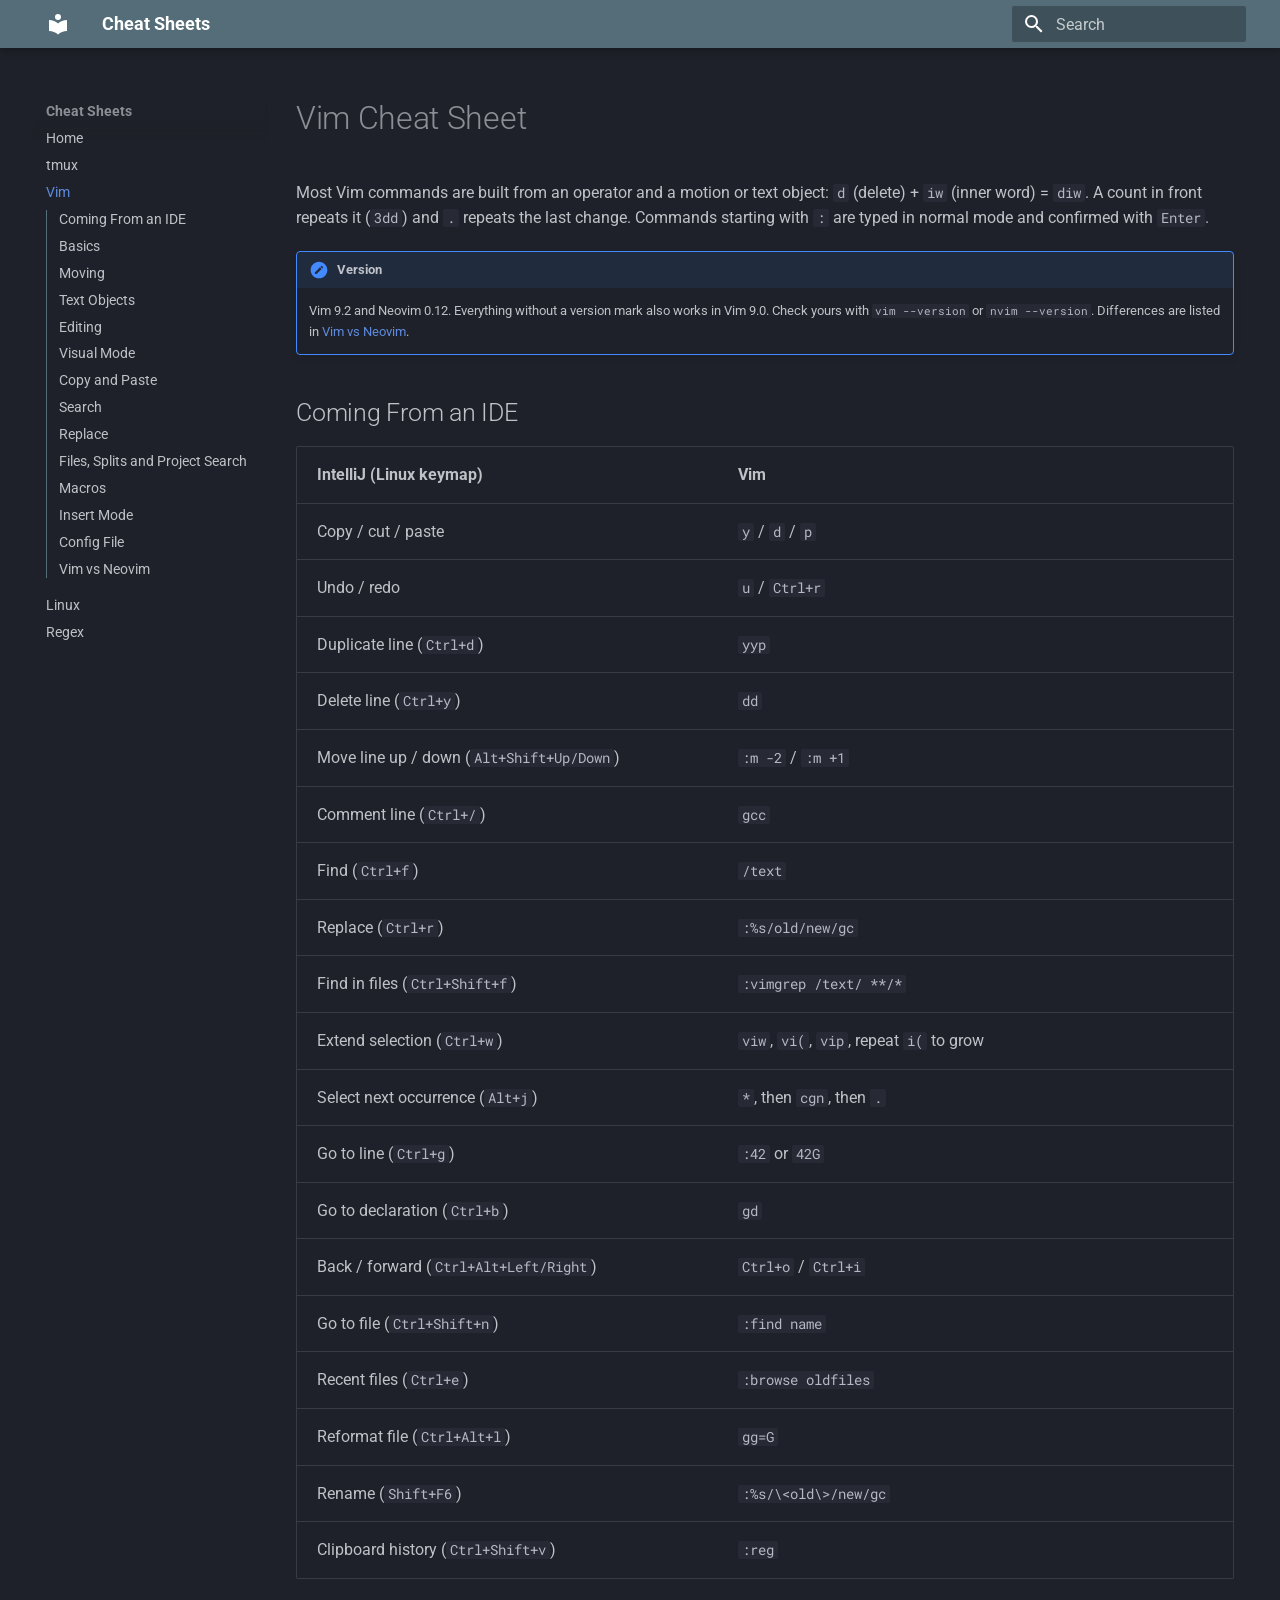
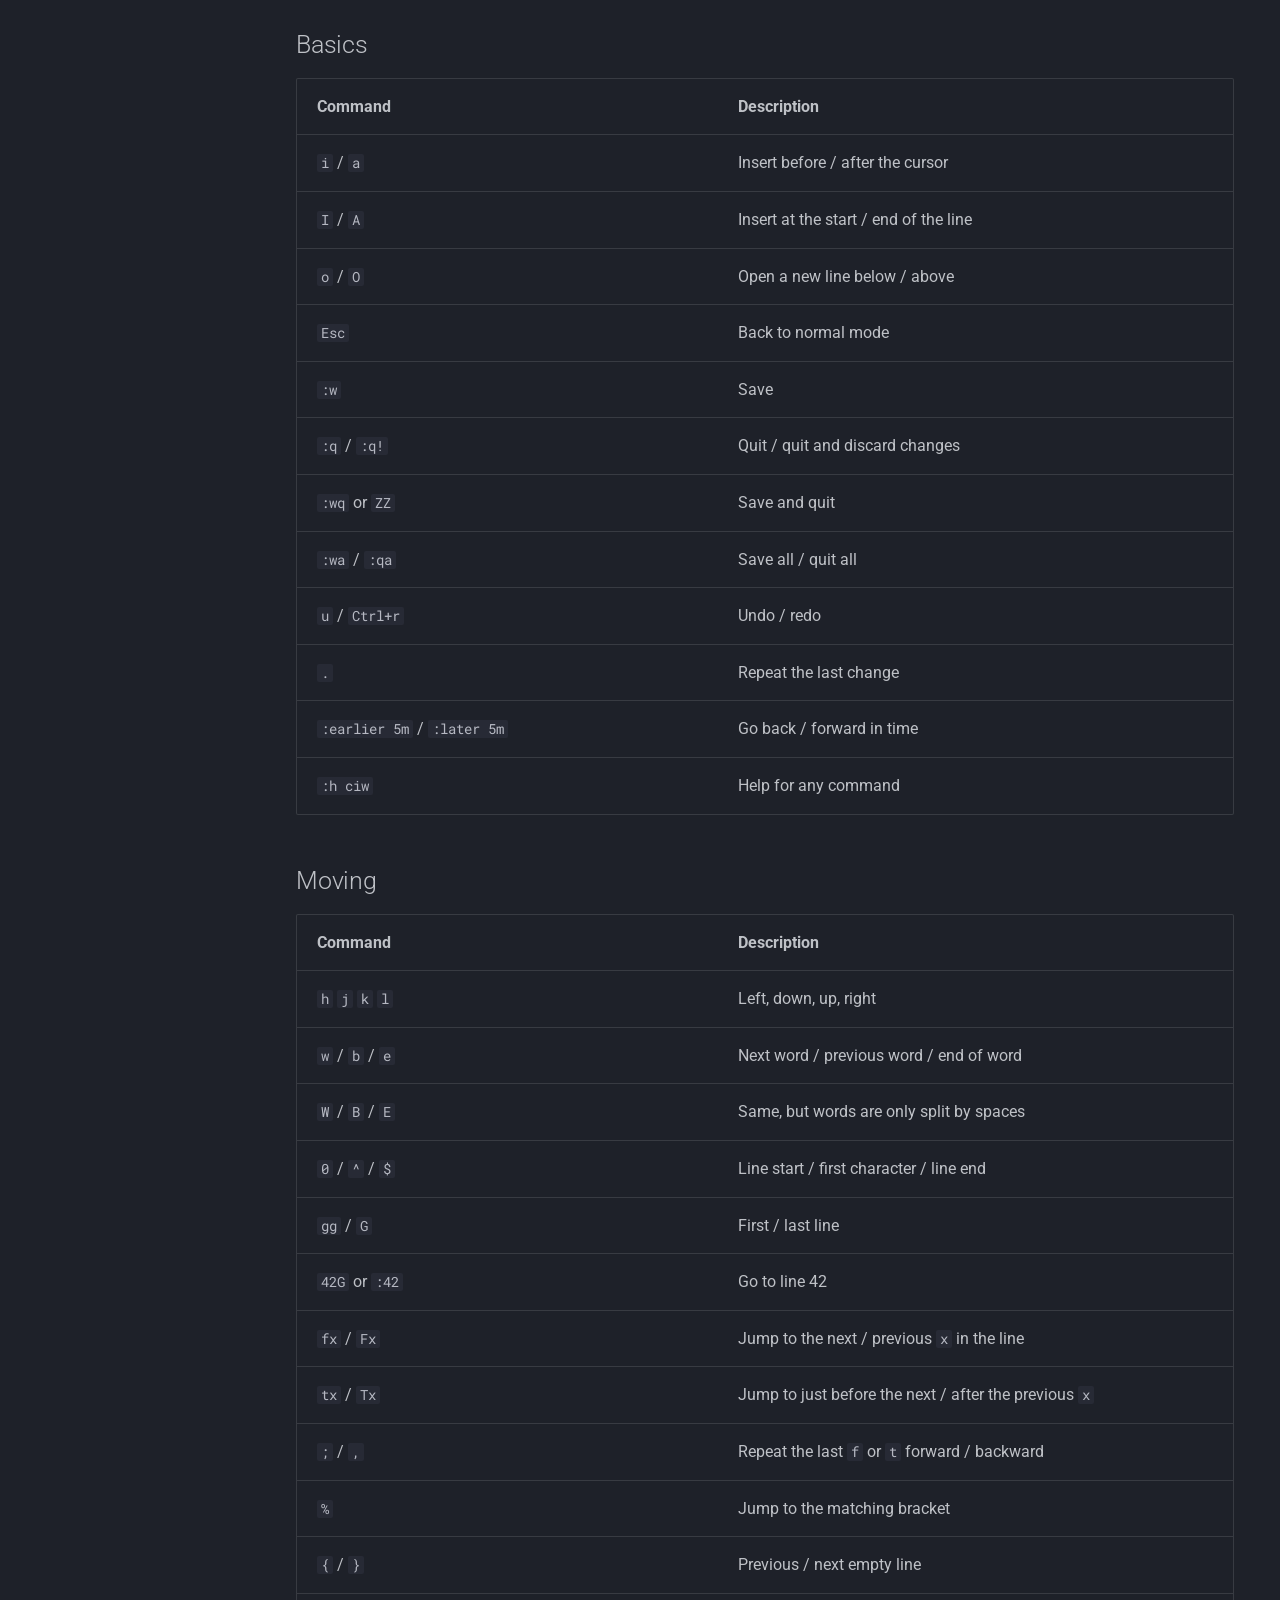
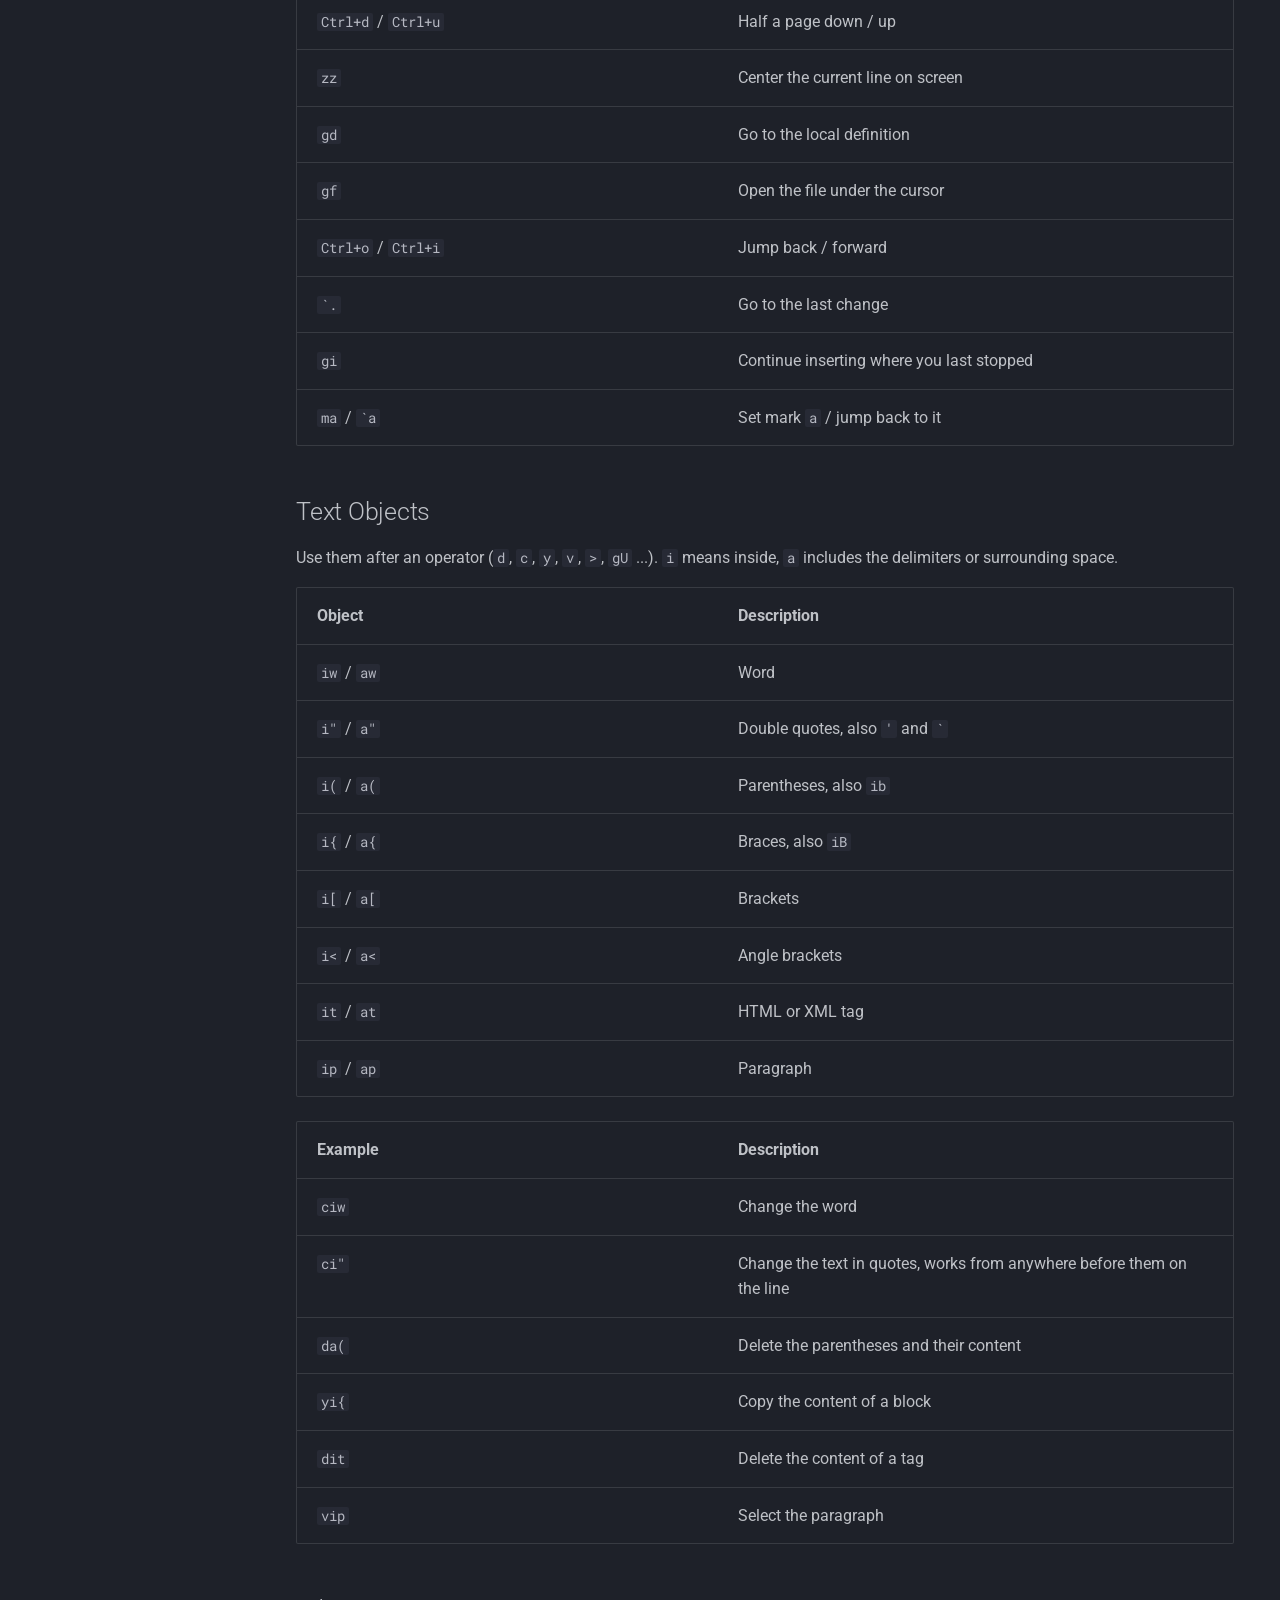
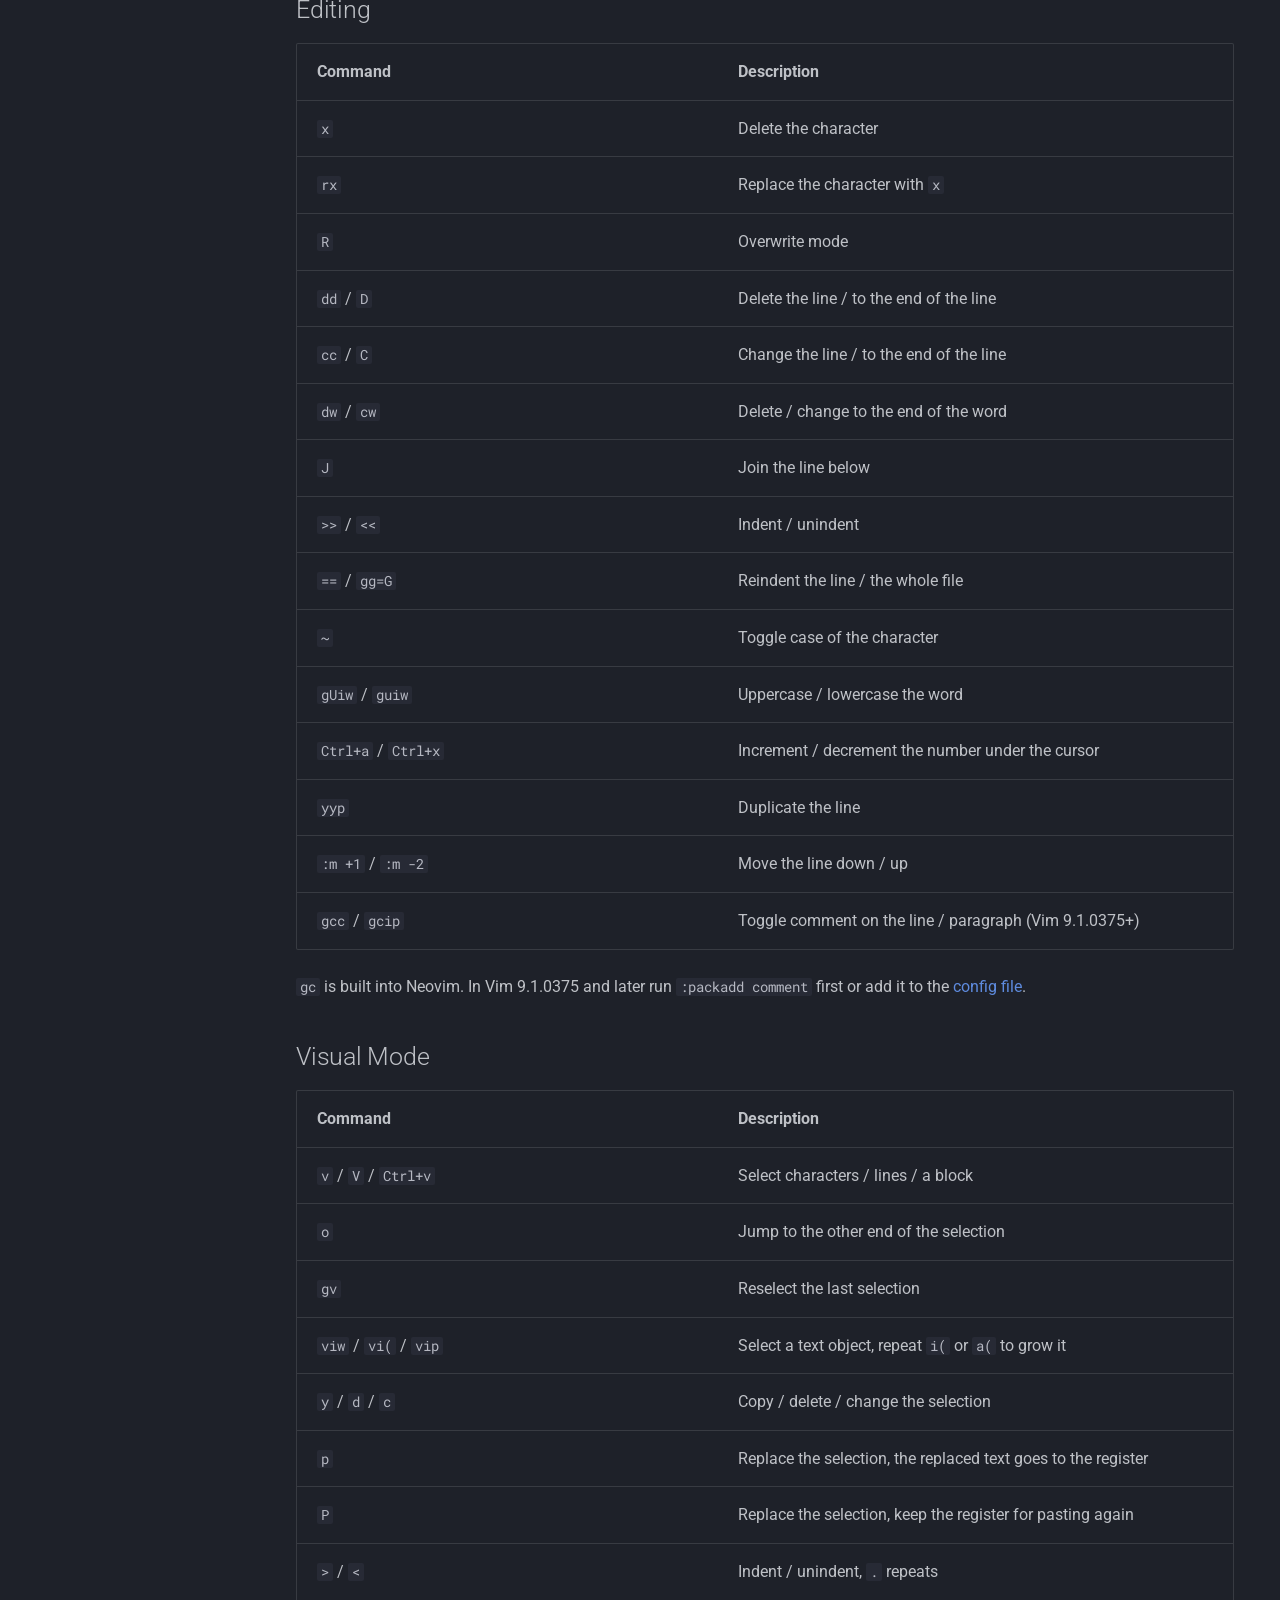
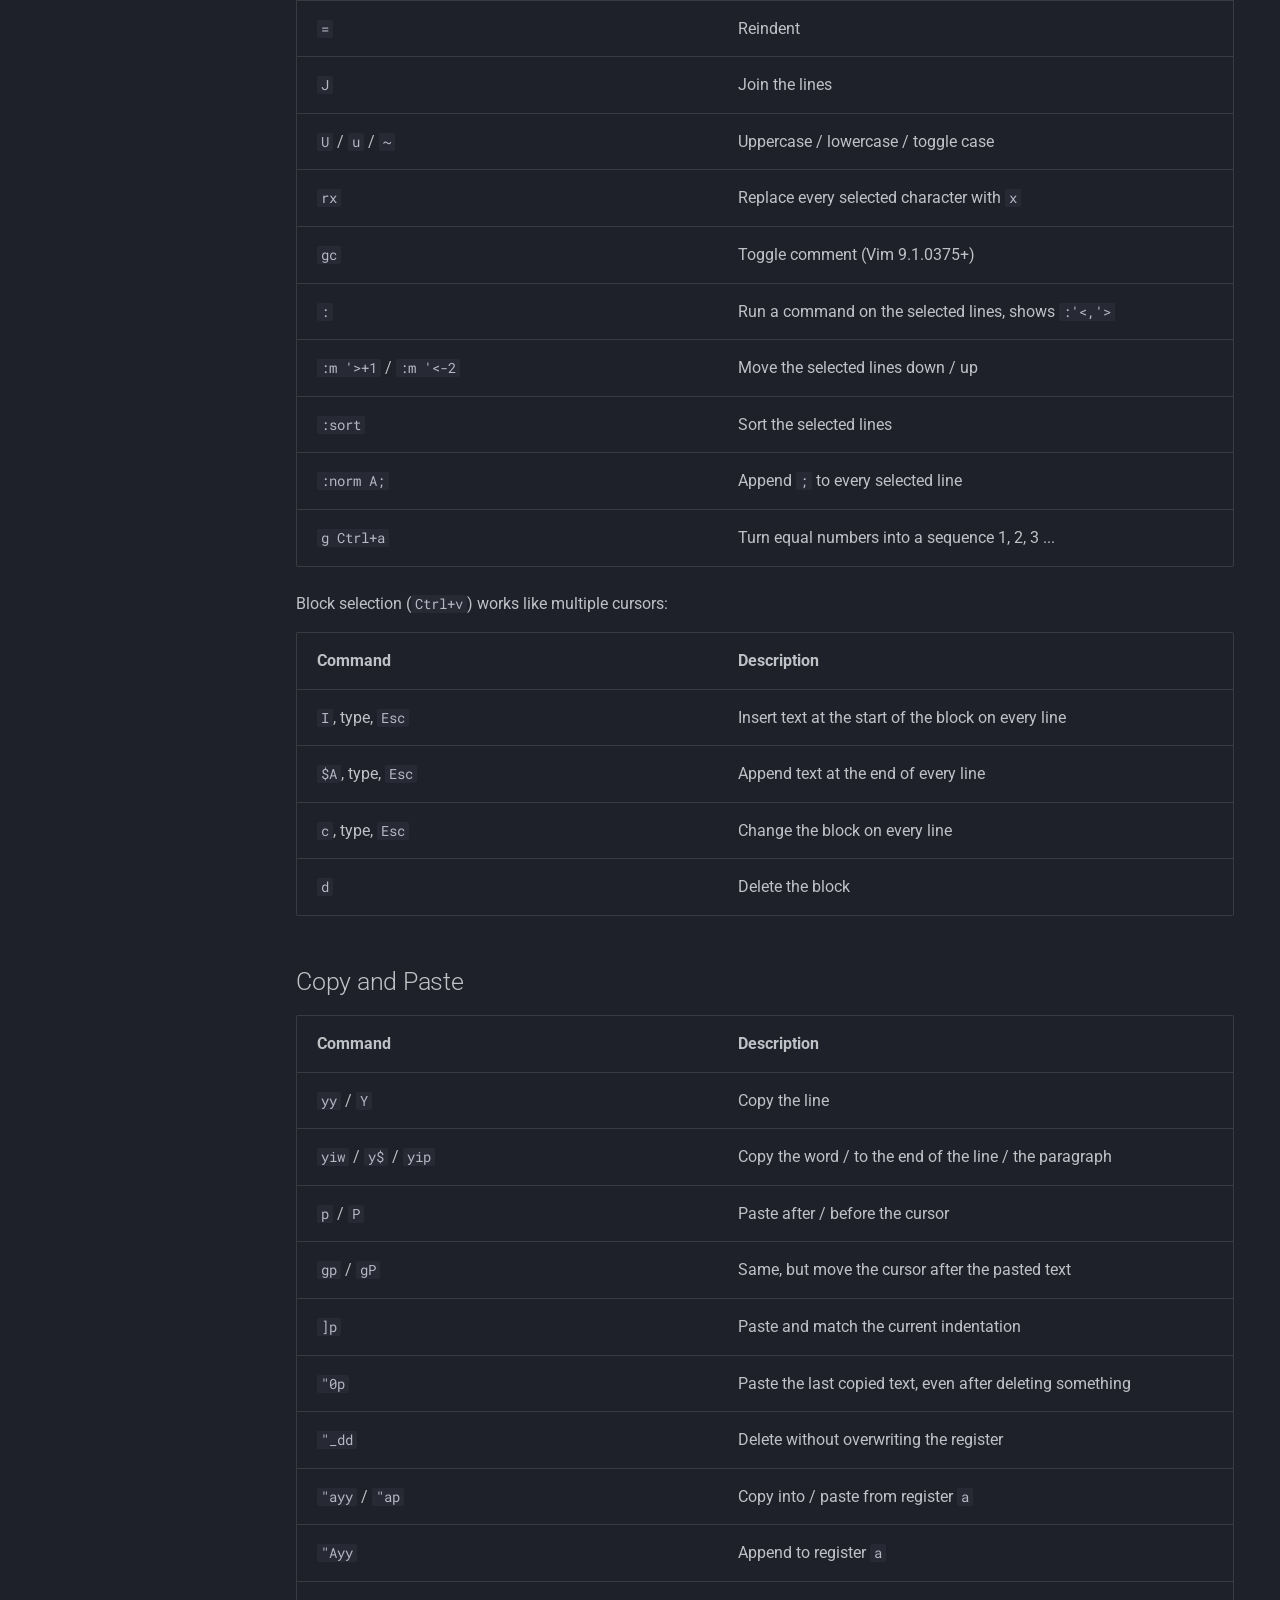
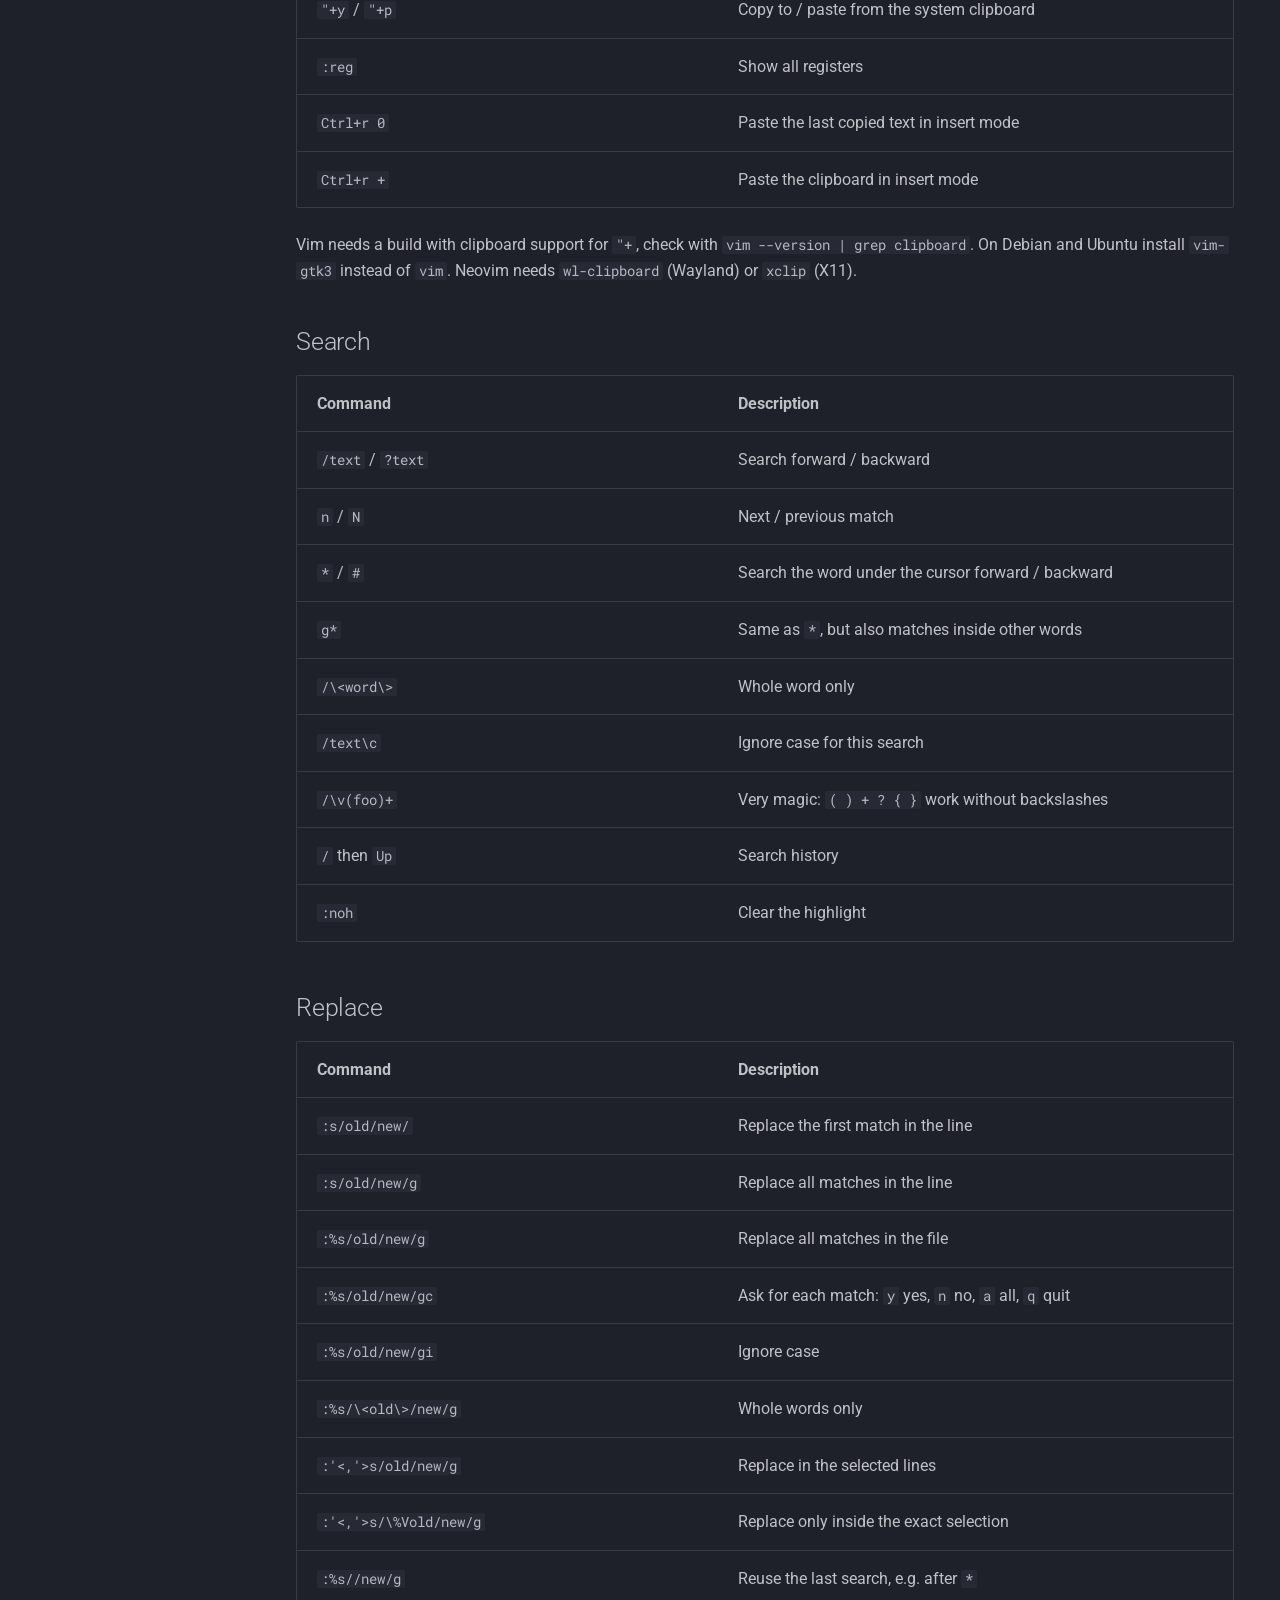
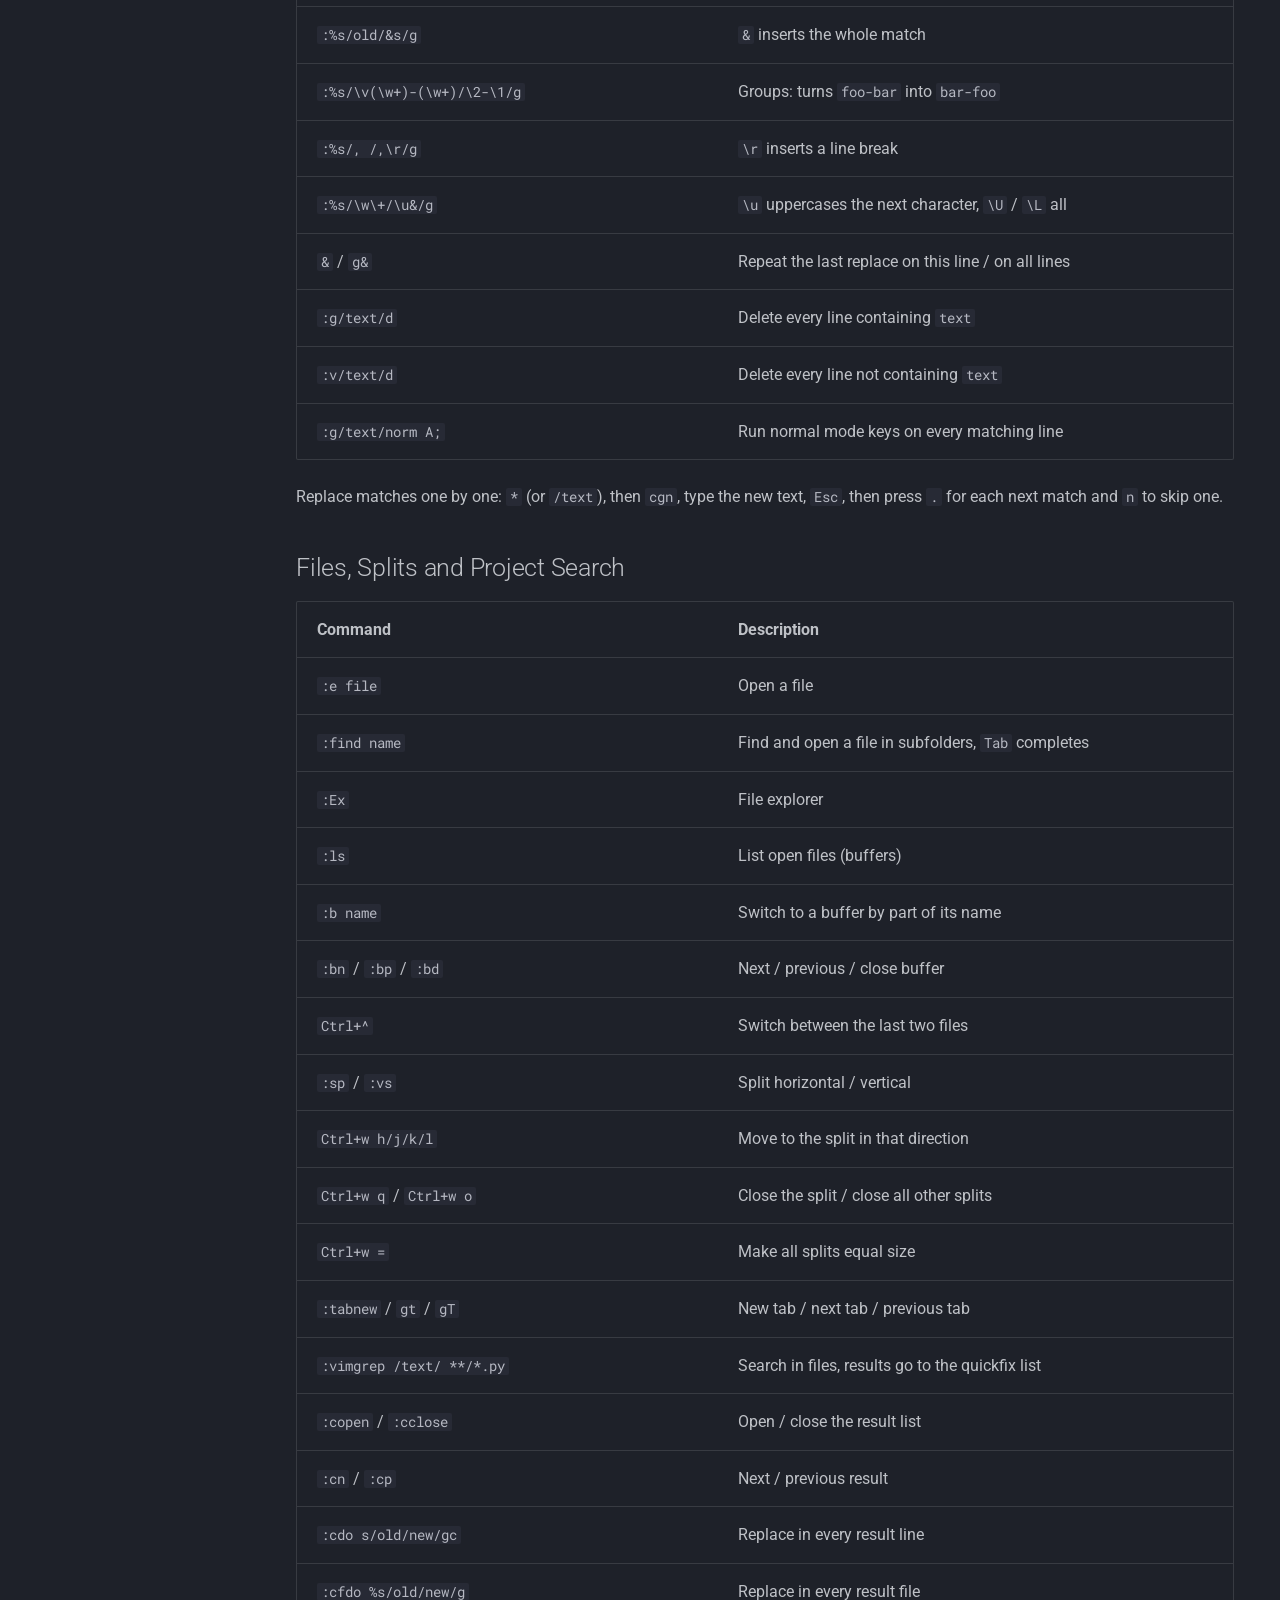
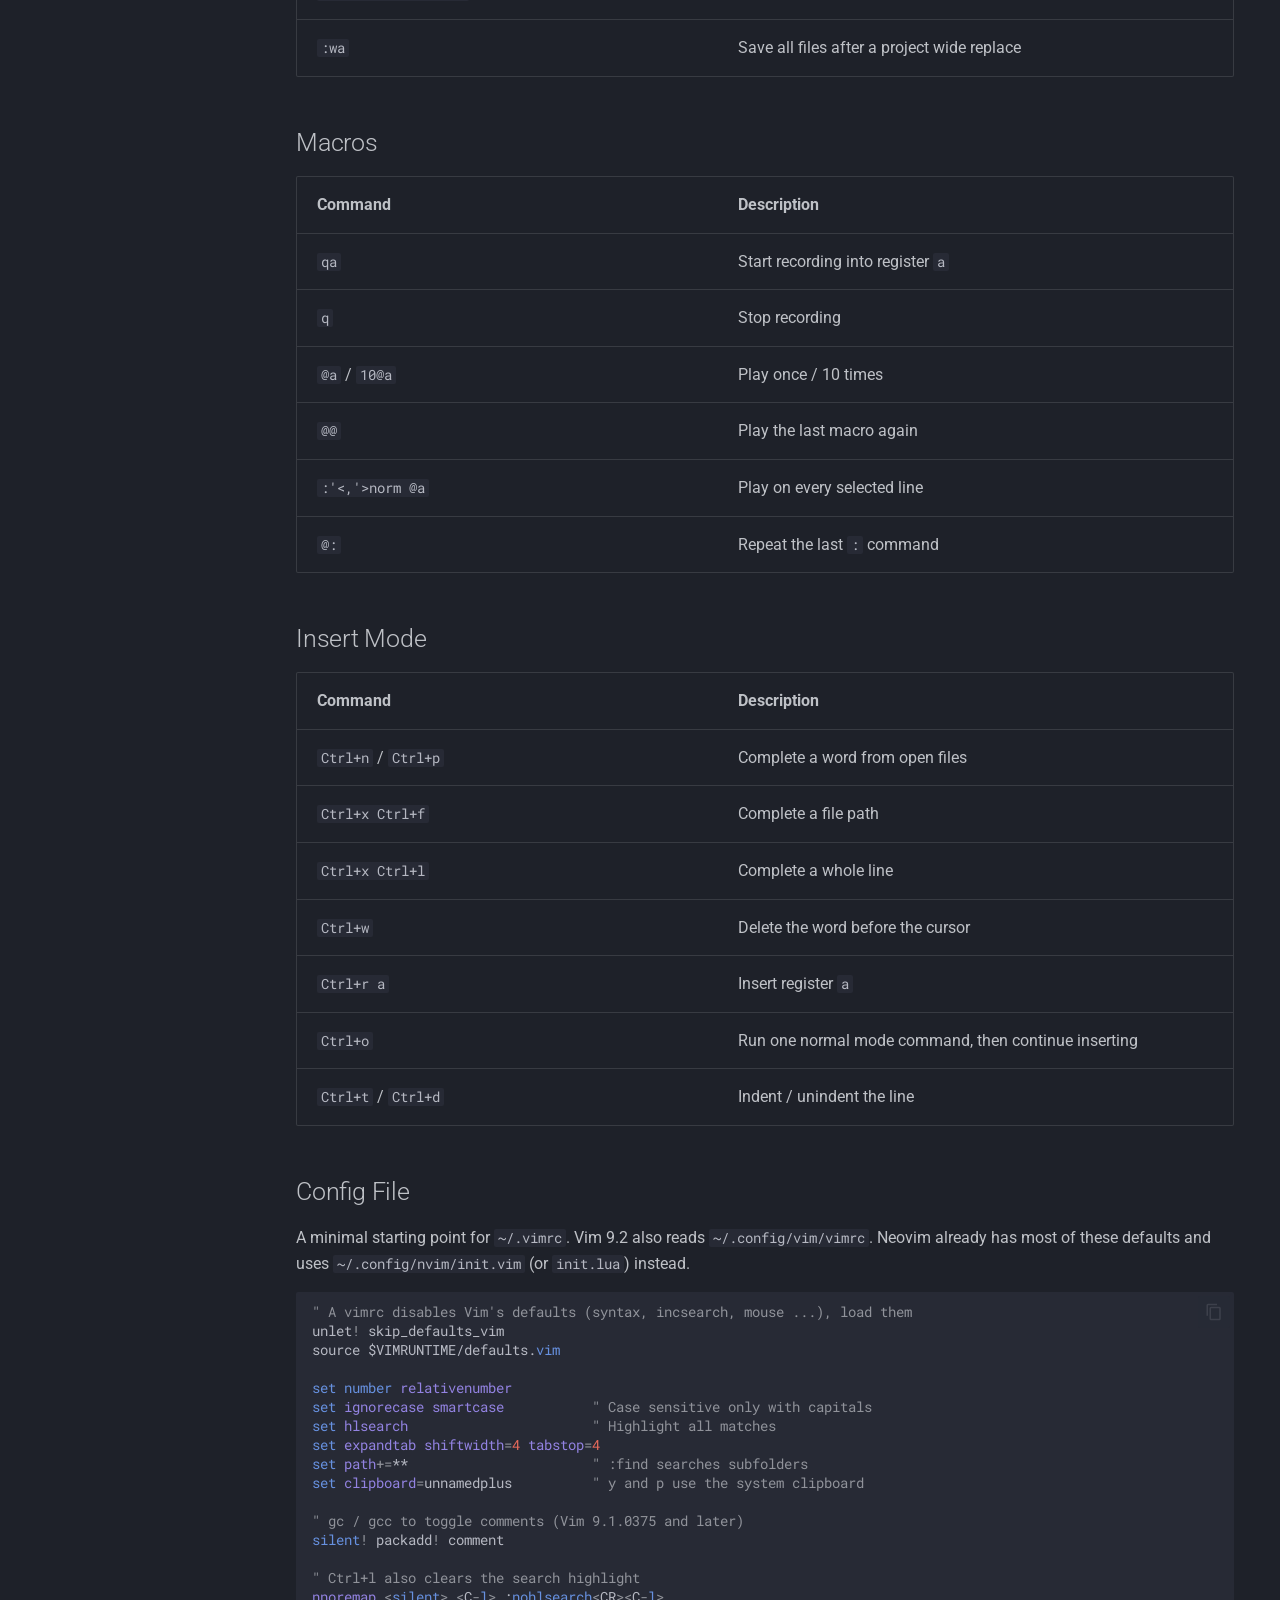
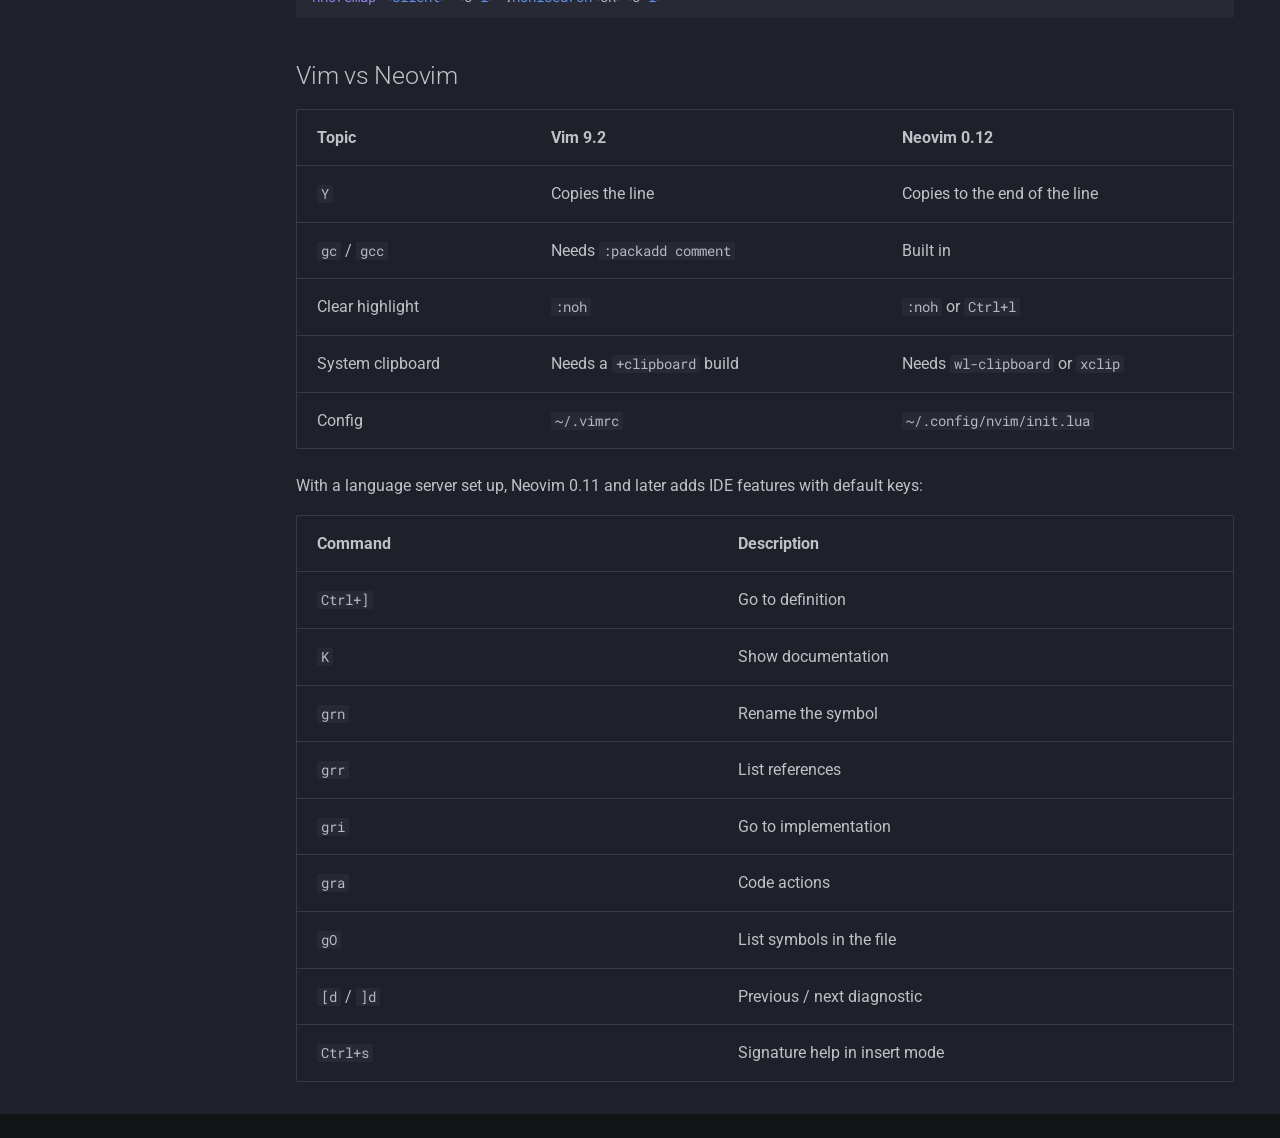
<file: vim/index.html>
<!doctype html>
<html lang="en" class="no-js">
  <head>
    
      <meta charset="utf-8">
      <meta name="viewport" content="width=device-width,initial-scale=1">
      
      
        <meta name="author" content="Yanick Spichty">
      
      
        <link rel="canonical" href="https://yanick.spichty.org/cheatsheets/vim/">
      
      
        <link rel="prev" href="../tmux/">
      
      
        <link rel="next" href="../linux/">
      
      
        
      
      
      <link rel="icon" href="../assets/images/favicon.png">
      <meta name="generator" content="mkdocs-1.6.1, mkdocs-material-9.7.4">
    
    
      
        <title>Vim - Cheat Sheets</title>
      
    
    
      <link rel="stylesheet" href="../assets/stylesheets/main.484c7ddc.min.css">
      
        
        <link rel="stylesheet" href="../assets/stylesheets/palette.ab4e12ef.min.css">
      
      


    
    
      
    
    
      
        
        
        <link rel="preconnect" href="https://fonts.gstatic.com" crossorigin>
        <link rel="stylesheet" href="https://fonts.googleapis.com/css?family=Roboto:300,300i,400,400i,700,700i%7CRoboto+Mono:400,400i,700,700i&display=fallback">
        <style>:root{--md-text-font:"Roboto";--md-code-font:"Roboto Mono"}</style>
      
    
    
      <link rel="stylesheet" href="../stylesheets/extra.css">
    
    <script>__md_scope=new URL("..",location),__md_hash=e=>[...e].reduce(((e,_)=>(e<<5)-e+_.charCodeAt(0)),0),__md_get=(e,_=localStorage,t=__md_scope)=>JSON.parse(_.getItem(t.pathname+"."+e)),__md_set=(e,_,t=localStorage,a=__md_scope)=>{try{t.setItem(a.pathname+"."+e,JSON.stringify(_))}catch(e){}}</script>
    
      

    
    
  </head>
  
  
    
    
    
    
    
    <body dir="ltr" data-md-color-scheme="slate" data-md-color-primary="blue-grey" data-md-color-accent="light-blue">
  
    
    <input class="md-toggle" data-md-toggle="drawer" type="checkbox" id="__drawer" autocomplete="off">
    <input class="md-toggle" data-md-toggle="search" type="checkbox" id="__search" autocomplete="off">
    <label class="md-overlay" for="__drawer"></label>
    <div data-md-component="skip">
      
        
        <a href="#vim-cheat-sheet" class="md-skip">
          Skip to content
        </a>
      
    </div>
    <div data-md-component="announce">
      
    </div>
    
    
      

  

<header class="md-header md-header--shadow" data-md-component="header">
  <nav class="md-header__inner md-grid" aria-label="Header">
    <a href=".." title="Cheat Sheets" class="md-header__button md-logo" aria-label="Cheat Sheets" data-md-component="logo">
      
  
  <svg xmlns="http://www.w3.org/2000/svg" viewBox="0 0 24 24"><path d="M12 8a3 3 0 0 0 3-3 3 3 0 0 0-3-3 3 3 0 0 0-3 3 3 3 0 0 0 3 3m0 3.54C9.64 9.35 6.5 8 3 8v11c3.5 0 6.64 1.35 9 3.54 2.36-2.19 5.5-3.54 9-3.54V8c-3.5 0-6.64 1.35-9 3.54"/></svg>

    </a>
    <label class="md-header__button md-icon" for="__drawer">
      
      <svg xmlns="http://www.w3.org/2000/svg" viewBox="0 0 24 24"><path d="M3 6h18v2H3zm0 5h18v2H3zm0 5h18v2H3z"/></svg>
    </label>
    <div class="md-header__title" data-md-component="header-title">
      <div class="md-header__ellipsis">
        <div class="md-header__topic">
          <span class="md-ellipsis">
            Cheat Sheets
          </span>
        </div>
        <div class="md-header__topic" data-md-component="header-topic">
          <span class="md-ellipsis">
            
              Vim
            
          </span>
        </div>
      </div>
    </div>
    
      
    
    
    
    
      
      
        <label class="md-header__button md-icon" for="__search">
          
          <svg xmlns="http://www.w3.org/2000/svg" viewBox="0 0 24 24"><path d="M9.5 3A6.5 6.5 0 0 1 16 9.5c0 1.61-.59 3.09-1.56 4.23l.27.27h.79l5 5-1.5 1.5-5-5v-.79l-.27-.27A6.52 6.52 0 0 1 9.5 16 6.5 6.5 0 0 1 3 9.5 6.5 6.5 0 0 1 9.5 3m0 2C7 5 5 7 5 9.5S7 14 9.5 14 14 12 14 9.5 12 5 9.5 5"/></svg>
        </label>
        <div class="md-search" data-md-component="search" role="dialog">
  <label class="md-search__overlay" for="__search"></label>
  <div class="md-search__inner" role="search">
    <form class="md-search__form" name="search">
      <input type="text" class="md-search__input" name="query" aria-label="Search" placeholder="Search" autocapitalize="off" autocorrect="off" autocomplete="off" spellcheck="false" data-md-component="search-query" required>
      <label class="md-search__icon md-icon" for="__search">
        
        <svg xmlns="http://www.w3.org/2000/svg" viewBox="0 0 24 24"><path d="M9.5 3A6.5 6.5 0 0 1 16 9.5c0 1.61-.59 3.09-1.56 4.23l.27.27h.79l5 5-1.5 1.5-5-5v-.79l-.27-.27A6.52 6.52 0 0 1 9.5 16 6.5 6.5 0 0 1 3 9.5 6.5 6.5 0 0 1 9.5 3m0 2C7 5 5 7 5 9.5S7 14 9.5 14 14 12 14 9.5 12 5 9.5 5"/></svg>
        
        <svg xmlns="http://www.w3.org/2000/svg" viewBox="0 0 24 24"><path d="M20 11v2H8l5.5 5.5-1.42 1.42L4.16 12l7.92-7.92L13.5 5.5 8 11z"/></svg>
      </label>
      <nav class="md-search__options" aria-label="Search">
        
        <button type="reset" class="md-search__icon md-icon" title="Clear" aria-label="Clear" tabindex="-1">
          
          <svg xmlns="http://www.w3.org/2000/svg" viewBox="0 0 24 24"><path d="M19 6.41 17.59 5 12 10.59 6.41 5 5 6.41 10.59 12 5 17.59 6.41 19 12 13.41 17.59 19 19 17.59 13.41 12z"/></svg>
        </button>
      </nav>
      
    </form>
    <div class="md-search__output">
      <div class="md-search__scrollwrap" tabindex="0" data-md-scrollfix>
        <div class="md-search-result" data-md-component="search-result">
          <div class="md-search-result__meta">
            Initializing search
          </div>
          <ol class="md-search-result__list" role="presentation"></ol>
        </div>
      </div>
    </div>
  </div>
</div>
      
    
    
  </nav>
  
</header>
    
    <div class="md-container" data-md-component="container">
      
      
        
          
        
      
      <main class="md-main" data-md-component="main">
        <div class="md-main__inner md-grid">
          
            
              
              <div class="md-sidebar md-sidebar--primary" data-md-component="sidebar" data-md-type="navigation" >
                <div class="md-sidebar__scrollwrap">
                  <div class="md-sidebar__inner">
                    



  

<nav class="md-nav md-nav--primary md-nav--integrated" aria-label="Navigation" data-md-level="0">
  <label class="md-nav__title" for="__drawer">
    <a href=".." title="Cheat Sheets" class="md-nav__button md-logo" aria-label="Cheat Sheets" data-md-component="logo">
      
  
  <svg xmlns="http://www.w3.org/2000/svg" viewBox="0 0 24 24"><path d="M12 8a3 3 0 0 0 3-3 3 3 0 0 0-3-3 3 3 0 0 0-3 3 3 3 0 0 0 3 3m0 3.54C9.64 9.35 6.5 8 3 8v11c3.5 0 6.64 1.35 9 3.54 2.36-2.19 5.5-3.54 9-3.54V8c-3.5 0-6.64 1.35-9 3.54"/></svg>

    </a>
    Cheat Sheets
  </label>
  
  <ul class="md-nav__list" data-md-scrollfix>
    
      
      
  
  
  
  
    <li class="md-nav__item">
      <a href=".." class="md-nav__link">
        
  
  
  <span class="md-ellipsis">
    
  
    Home
  

    
  </span>
  
  

      </a>
    </li>
  

    
      
      
  
  
  
  
    <li class="md-nav__item">
      <a href="../tmux/" class="md-nav__link">
        
  
  
  <span class="md-ellipsis">
    
  
    tmux
  

    
  </span>
  
  

      </a>
    </li>
  

    
      
      
  
  
    
  
  
  
    <li class="md-nav__item md-nav__item--active">
      
      <input class="md-nav__toggle md-toggle" type="checkbox" id="__toc">
      
      
        
      
      
        <label class="md-nav__link md-nav__link--active" for="__toc">
          
  
  
  <span class="md-ellipsis">
    
  
    Vim
  

    
  </span>
  
  

          <span class="md-nav__icon md-icon"></span>
        </label>
      
      <a href="./" class="md-nav__link md-nav__link--active">
        
  
  
  <span class="md-ellipsis">
    
  
    Vim
  

    
  </span>
  
  

      </a>
      
        

<nav class="md-nav md-nav--secondary" aria-label="Table of contents">
  
  
  
    
  
  
    <label class="md-nav__title" for="__toc">
      <span class="md-nav__icon md-icon"></span>
      Table of contents
    </label>
    <ul class="md-nav__list" data-md-component="toc" data-md-scrollfix>
      
        <li class="md-nav__item">
  <a href="#coming-from-an-ide" class="md-nav__link">
    <span class="md-ellipsis">
      
        Coming From an IDE
      
    </span>
  </a>
  
</li>
      
        <li class="md-nav__item">
  <a href="#basics" class="md-nav__link">
    <span class="md-ellipsis">
      
        Basics
      
    </span>
  </a>
  
</li>
      
        <li class="md-nav__item">
  <a href="#moving" class="md-nav__link">
    <span class="md-ellipsis">
      
        Moving
      
    </span>
  </a>
  
</li>
      
        <li class="md-nav__item">
  <a href="#text-objects" class="md-nav__link">
    <span class="md-ellipsis">
      
        Text Objects
      
    </span>
  </a>
  
</li>
      
        <li class="md-nav__item">
  <a href="#editing" class="md-nav__link">
    <span class="md-ellipsis">
      
        Editing
      
    </span>
  </a>
  
</li>
      
        <li class="md-nav__item">
  <a href="#visual-mode" class="md-nav__link">
    <span class="md-ellipsis">
      
        Visual Mode
      
    </span>
  </a>
  
</li>
      
        <li class="md-nav__item">
  <a href="#copy-and-paste" class="md-nav__link">
    <span class="md-ellipsis">
      
        Copy and Paste
      
    </span>
  </a>
  
</li>
      
        <li class="md-nav__item">
  <a href="#search" class="md-nav__link">
    <span class="md-ellipsis">
      
        Search
      
    </span>
  </a>
  
</li>
      
        <li class="md-nav__item">
  <a href="#replace" class="md-nav__link">
    <span class="md-ellipsis">
      
        Replace
      
    </span>
  </a>
  
</li>
      
        <li class="md-nav__item">
  <a href="#files-splits-and-project-search" class="md-nav__link">
    <span class="md-ellipsis">
      
        Files, Splits and Project Search
      
    </span>
  </a>
  
</li>
      
        <li class="md-nav__item">
  <a href="#macros" class="md-nav__link">
    <span class="md-ellipsis">
      
        Macros
      
    </span>
  </a>
  
</li>
      
        <li class="md-nav__item">
  <a href="#insert-mode" class="md-nav__link">
    <span class="md-ellipsis">
      
        Insert Mode
      
    </span>
  </a>
  
</li>
      
        <li class="md-nav__item">
  <a href="#config-file" class="md-nav__link">
    <span class="md-ellipsis">
      
        Config File
      
    </span>
  </a>
  
</li>
      
        <li class="md-nav__item">
  <a href="#vim-vs-neovim" class="md-nav__link">
    <span class="md-ellipsis">
      
        Vim vs Neovim
      
    </span>
  </a>
  
</li>
      
    </ul>
  
</nav>
      
    </li>
  

    
      
      
  
  
  
  
    <li class="md-nav__item">
      <a href="../linux/" class="md-nav__link">
        
  
  
  <span class="md-ellipsis">
    
  
    Linux
  

    
  </span>
  
  

      </a>
    </li>
  

    
      
      
  
  
  
  
    <li class="md-nav__item">
      <a href="../regex/" class="md-nav__link">
        
  
  
  <span class="md-ellipsis">
    
  
    Regex
  

    
  </span>
  
  

      </a>
    </li>
  

    
  </ul>
</nav>
                  </div>
                </div>
              </div>
            
            
          
          
            <div class="md-content" data-md-component="content">
              
              <article class="md-content__inner md-typeset">
                
                  



<h1 id="vim-cheat-sheet">Vim Cheat Sheet<a class="headerlink" href="#vim-cheat-sheet" title="Permanent link">&para;</a></h1>
<p>Most Vim commands are built from an operator and a motion or text object:
<code>d</code> (delete) + <code>iw</code> (inner word) = <code>diw</code>. A count in front repeats it (<code>3dd</code>)
and <code>.</code> repeats the last change. Commands starting with <code>:</code> are typed in normal
mode and confirmed with <code>Enter</code>.</p>
<div class="admonition note">
<p class="admonition-title">Version</p>
<p>Vim 9.2 and Neovim 0.12. Everything without a version mark also works
in Vim 9.0. Check yours with <code>vim --version</code> or <code>nvim --version</code>.
Differences are listed in <a href="#vim-vs-neovim">Vim vs Neovim</a>.</p>
</div>
<h2 id="coming-from-an-ide">Coming From an IDE<a class="headerlink" href="#coming-from-an-ide" title="Permanent link">&para;</a></h2>
<table>
<thead>
<tr>
<th>IntelliJ (Linux keymap)</th>
<th>Vim</th>
</tr>
</thead>
<tbody>
<tr>
<td>Copy / cut / paste</td>
<td><code>y</code> / <code>d</code> / <code>p</code></td>
</tr>
<tr>
<td>Undo / redo</td>
<td><code>u</code> / <code>Ctrl+r</code></td>
</tr>
<tr>
<td>Duplicate line (<code>Ctrl+d</code>)</td>
<td><code>yyp</code></td>
</tr>
<tr>
<td>Delete line (<code>Ctrl+y</code>)</td>
<td><code>dd</code></td>
</tr>
<tr>
<td>Move line up / down (<code>Alt+Shift+Up/Down</code>)</td>
<td><code>:m -2</code> / <code>:m +1</code></td>
</tr>
<tr>
<td>Comment line (<code>Ctrl+/</code>)</td>
<td><code>gcc</code></td>
</tr>
<tr>
<td>Find (<code>Ctrl+f</code>)</td>
<td><code>/text</code></td>
</tr>
<tr>
<td>Replace (<code>Ctrl+r</code>)</td>
<td><code>:%s/old/new/gc</code></td>
</tr>
<tr>
<td>Find in files (<code>Ctrl+Shift+f</code>)</td>
<td><code>:vimgrep /text/ **/*</code></td>
</tr>
<tr>
<td>Extend selection (<code>Ctrl+w</code>)</td>
<td><code>viw</code>, <code>vi(</code>, <code>vip</code>, repeat <code>i(</code> to grow</td>
</tr>
<tr>
<td>Select next occurrence (<code>Alt+j</code>)</td>
<td><code>*</code>, then <code>cgn</code>, then <code>.</code></td>
</tr>
<tr>
<td>Go to line (<code>Ctrl+g</code>)</td>
<td><code>:42</code> or <code>42G</code></td>
</tr>
<tr>
<td>Go to declaration (<code>Ctrl+b</code>)</td>
<td><code>gd</code></td>
</tr>
<tr>
<td>Back / forward (<code>Ctrl+Alt+Left/Right</code>)</td>
<td><code>Ctrl+o</code> / <code>Ctrl+i</code></td>
</tr>
<tr>
<td>Go to file (<code>Ctrl+Shift+n</code>)</td>
<td><code>:find name</code></td>
</tr>
<tr>
<td>Recent files (<code>Ctrl+e</code>)</td>
<td><code>:browse oldfiles</code></td>
</tr>
<tr>
<td>Reformat file (<code>Ctrl+Alt+l</code>)</td>
<td><code>gg=G</code></td>
</tr>
<tr>
<td>Rename (<code>Shift+F6</code>)</td>
<td><code>:%s/\&lt;old\&gt;/new/gc</code></td>
</tr>
<tr>
<td>Clipboard history (<code>Ctrl+Shift+v</code>)</td>
<td><code>:reg</code></td>
</tr>
</tbody>
</table>
<h2 id="basics">Basics<a class="headerlink" href="#basics" title="Permanent link">&para;</a></h2>
<table>
<thead>
<tr>
<th>Command</th>
<th>Description</th>
</tr>
</thead>
<tbody>
<tr>
<td><code>i</code> / <code>a</code></td>
<td>Insert before / after the cursor</td>
</tr>
<tr>
<td><code>I</code> / <code>A</code></td>
<td>Insert at the start / end of the line</td>
</tr>
<tr>
<td><code>o</code> / <code>O</code></td>
<td>Open a new line below / above</td>
</tr>
<tr>
<td><code>Esc</code></td>
<td>Back to normal mode</td>
</tr>
<tr>
<td><code>:w</code></td>
<td>Save</td>
</tr>
<tr>
<td><code>:q</code> / <code>:q!</code></td>
<td>Quit / quit and discard changes</td>
</tr>
<tr>
<td><code>:wq</code> or <code>ZZ</code></td>
<td>Save and quit</td>
</tr>
<tr>
<td><code>:wa</code> / <code>:qa</code></td>
<td>Save all / quit all</td>
</tr>
<tr>
<td><code>u</code> / <code>Ctrl+r</code></td>
<td>Undo / redo</td>
</tr>
<tr>
<td><code>.</code></td>
<td>Repeat the last change</td>
</tr>
<tr>
<td><code>:earlier 5m</code> / <code>:later 5m</code></td>
<td>Go back / forward in time</td>
</tr>
<tr>
<td><code>:h ciw</code></td>
<td>Help for any command</td>
</tr>
</tbody>
</table>
<h2 id="moving">Moving<a class="headerlink" href="#moving" title="Permanent link">&para;</a></h2>
<table>
<thead>
<tr>
<th>Command</th>
<th>Description</th>
</tr>
</thead>
<tbody>
<tr>
<td><code>h</code> <code>j</code> <code>k</code> <code>l</code></td>
<td>Left, down, up, right</td>
</tr>
<tr>
<td><code>w</code> / <code>b</code> / <code>e</code></td>
<td>Next word / previous word / end of word</td>
</tr>
<tr>
<td><code>W</code> / <code>B</code> / <code>E</code></td>
<td>Same, but words are only split by spaces</td>
</tr>
<tr>
<td><code>0</code> / <code>^</code> / <code>$</code></td>
<td>Line start / first character / line end</td>
</tr>
<tr>
<td><code>gg</code> / <code>G</code></td>
<td>First / last line</td>
</tr>
<tr>
<td><code>42G</code> or <code>:42</code></td>
<td>Go to line 42</td>
</tr>
<tr>
<td><code>fx</code> / <code>Fx</code></td>
<td>Jump to the next / previous <code>x</code> in the line</td>
</tr>
<tr>
<td><code>tx</code> / <code>Tx</code></td>
<td>Jump to just before the next / after the previous <code>x</code></td>
</tr>
<tr>
<td><code>;</code> / <code>,</code></td>
<td>Repeat the last <code>f</code> or <code>t</code> forward / backward</td>
</tr>
<tr>
<td><code>%</code></td>
<td>Jump to the matching bracket</td>
</tr>
<tr>
<td><code>{</code> / <code>}</code></td>
<td>Previous / next empty line</td>
</tr>
<tr>
<td><code>Ctrl+d</code> / <code>Ctrl+u</code></td>
<td>Half a page down / up</td>
</tr>
<tr>
<td><code>zz</code></td>
<td>Center the current line on screen</td>
</tr>
<tr>
<td><code>gd</code></td>
<td>Go to the local definition</td>
</tr>
<tr>
<td><code>gf</code></td>
<td>Open the file under the cursor</td>
</tr>
<tr>
<td><code>Ctrl+o</code> / <code>Ctrl+i</code></td>
<td>Jump back / forward</td>
</tr>
<tr>
<td><code>`.</code></td>
<td>Go to the last change</td>
</tr>
<tr>
<td><code>gi</code></td>
<td>Continue inserting where you last stopped</td>
</tr>
<tr>
<td><code>ma</code> / <code>`a</code></td>
<td>Set mark <code>a</code> / jump back to it</td>
</tr>
</tbody>
</table>
<h2 id="text-objects">Text Objects<a class="headerlink" href="#text-objects" title="Permanent link">&para;</a></h2>
<p>Use them after an operator (<code>d</code>, <code>c</code>, <code>y</code>, <code>v</code>, <code>&gt;</code>, <code>gU</code> ...). <code>i</code> means
inside, <code>a</code> includes the delimiters or surrounding space.</p>
<table>
<thead>
<tr>
<th>Object</th>
<th>Description</th>
</tr>
</thead>
<tbody>
<tr>
<td><code>iw</code> / <code>aw</code></td>
<td>Word</td>
</tr>
<tr>
<td><code>i"</code> / <code>a"</code></td>
<td>Double quotes, also <code>'</code> and <code>`</code></td>
</tr>
<tr>
<td><code>i(</code> / <code>a(</code></td>
<td>Parentheses, also <code>ib</code></td>
</tr>
<tr>
<td><code>i{</code> / <code>a{</code></td>
<td>Braces, also <code>iB</code></td>
</tr>
<tr>
<td><code>i[</code> / <code>a[</code></td>
<td>Brackets</td>
</tr>
<tr>
<td><code>i&lt;</code> / <code>a&lt;</code></td>
<td>Angle brackets</td>
</tr>
<tr>
<td><code>it</code> / <code>at</code></td>
<td>HTML or XML tag</td>
</tr>
<tr>
<td><code>ip</code> / <code>ap</code></td>
<td>Paragraph</td>
</tr>
</tbody>
</table>
<table>
<thead>
<tr>
<th>Example</th>
<th>Description</th>
</tr>
</thead>
<tbody>
<tr>
<td><code>ciw</code></td>
<td>Change the word</td>
</tr>
<tr>
<td><code>ci"</code></td>
<td>Change the text in quotes, works from anywhere before them on the line</td>
</tr>
<tr>
<td><code>da(</code></td>
<td>Delete the parentheses and their content</td>
</tr>
<tr>
<td><code>yi{</code></td>
<td>Copy the content of a block</td>
</tr>
<tr>
<td><code>dit</code></td>
<td>Delete the content of a tag</td>
</tr>
<tr>
<td><code>vip</code></td>
<td>Select the paragraph</td>
</tr>
</tbody>
</table>
<h2 id="editing">Editing<a class="headerlink" href="#editing" title="Permanent link">&para;</a></h2>
<table>
<thead>
<tr>
<th>Command</th>
<th>Description</th>
</tr>
</thead>
<tbody>
<tr>
<td><code>x</code></td>
<td>Delete the character</td>
</tr>
<tr>
<td><code>rx</code></td>
<td>Replace the character with <code>x</code></td>
</tr>
<tr>
<td><code>R</code></td>
<td>Overwrite mode</td>
</tr>
<tr>
<td><code>dd</code> / <code>D</code></td>
<td>Delete the line / to the end of the line</td>
</tr>
<tr>
<td><code>cc</code> / <code>C</code></td>
<td>Change the line / to the end of the line</td>
</tr>
<tr>
<td><code>dw</code> / <code>cw</code></td>
<td>Delete / change to the end of the word</td>
</tr>
<tr>
<td><code>J</code></td>
<td>Join the line below</td>
</tr>
<tr>
<td><code>&gt;&gt;</code> / <code>&lt;&lt;</code></td>
<td>Indent / unindent</td>
</tr>
<tr>
<td><code>==</code> / <code>gg=G</code></td>
<td>Reindent the line / the whole file</td>
</tr>
<tr>
<td><code>~</code></td>
<td>Toggle case of the character</td>
</tr>
<tr>
<td><code>gUiw</code> / <code>guiw</code></td>
<td>Uppercase / lowercase the word</td>
</tr>
<tr>
<td><code>Ctrl+a</code> / <code>Ctrl+x</code></td>
<td>Increment / decrement the number under the cursor</td>
</tr>
<tr>
<td><code>yyp</code></td>
<td>Duplicate the line</td>
</tr>
<tr>
<td><code>:m +1</code> / <code>:m -2</code></td>
<td>Move the line down / up</td>
</tr>
<tr>
<td><code>gcc</code> / <code>gcip</code></td>
<td>Toggle comment on the line / paragraph (Vim 9.1.0375+)</td>
</tr>
</tbody>
</table>
<p><code>gc</code> is built into Neovim. In Vim 9.1.0375 and later run <code>:packadd comment</code>
first or add it to the <a href="#config-file">config file</a>.</p>
<h2 id="visual-mode">Visual Mode<a class="headerlink" href="#visual-mode" title="Permanent link">&para;</a></h2>
<table>
<thead>
<tr>
<th>Command</th>
<th>Description</th>
</tr>
</thead>
<tbody>
<tr>
<td><code>v</code> / <code>V</code> / <code>Ctrl+v</code></td>
<td>Select characters / lines / a block</td>
</tr>
<tr>
<td><code>o</code></td>
<td>Jump to the other end of the selection</td>
</tr>
<tr>
<td><code>gv</code></td>
<td>Reselect the last selection</td>
</tr>
<tr>
<td><code>viw</code> / <code>vi(</code> / <code>vip</code></td>
<td>Select a text object, repeat <code>i(</code> or <code>a(</code> to grow it</td>
</tr>
<tr>
<td><code>y</code> / <code>d</code> / <code>c</code></td>
<td>Copy / delete / change the selection</td>
</tr>
<tr>
<td><code>p</code></td>
<td>Replace the selection, the replaced text goes to the register</td>
</tr>
<tr>
<td><code>P</code></td>
<td>Replace the selection, keep the register for pasting again</td>
</tr>
<tr>
<td><code>&gt;</code> / <code>&lt;</code></td>
<td>Indent / unindent, <code>.</code> repeats</td>
</tr>
<tr>
<td><code>=</code></td>
<td>Reindent</td>
</tr>
<tr>
<td><code>J</code></td>
<td>Join the lines</td>
</tr>
<tr>
<td><code>U</code> / <code>u</code> / <code>~</code></td>
<td>Uppercase / lowercase / toggle case</td>
</tr>
<tr>
<td><code>rx</code></td>
<td>Replace every selected character with <code>x</code></td>
</tr>
<tr>
<td><code>gc</code></td>
<td>Toggle comment (Vim 9.1.0375+)</td>
</tr>
<tr>
<td><code>:</code></td>
<td>Run a command on the selected lines, shows <code>:'&lt;,'&gt;</code></td>
</tr>
<tr>
<td><code>:m '&gt;+1</code> / <code>:m '&lt;-2</code></td>
<td>Move the selected lines down / up</td>
</tr>
<tr>
<td><code>:sort</code></td>
<td>Sort the selected lines</td>
</tr>
<tr>
<td><code>:norm A;</code></td>
<td>Append <code>;</code> to every selected line</td>
</tr>
<tr>
<td><code>g Ctrl+a</code></td>
<td>Turn equal numbers into a sequence 1, 2, 3 ...</td>
</tr>
</tbody>
</table>
<p>Block selection (<code>Ctrl+v</code>) works like multiple cursors:</p>
<table>
<thead>
<tr>
<th>Command</th>
<th>Description</th>
</tr>
</thead>
<tbody>
<tr>
<td><code>I</code>, type, <code>Esc</code></td>
<td>Insert text at the start of the block on every line</td>
</tr>
<tr>
<td><code>$A</code>, type, <code>Esc</code></td>
<td>Append text at the end of every line</td>
</tr>
<tr>
<td><code>c</code>, type, <code>Esc</code></td>
<td>Change the block on every line</td>
</tr>
<tr>
<td><code>d</code></td>
<td>Delete the block</td>
</tr>
</tbody>
</table>
<h2 id="copy-and-paste">Copy and Paste<a class="headerlink" href="#copy-and-paste" title="Permanent link">&para;</a></h2>
<table>
<thead>
<tr>
<th>Command</th>
<th>Description</th>
</tr>
</thead>
<tbody>
<tr>
<td><code>yy</code> / <code>Y</code></td>
<td>Copy the line</td>
</tr>
<tr>
<td><code>yiw</code> / <code>y$</code> / <code>yip</code></td>
<td>Copy the word / to the end of the line / the paragraph</td>
</tr>
<tr>
<td><code>p</code> / <code>P</code></td>
<td>Paste after / before the cursor</td>
</tr>
<tr>
<td><code>gp</code> / <code>gP</code></td>
<td>Same, but move the cursor after the pasted text</td>
</tr>
<tr>
<td><code>]p</code></td>
<td>Paste and match the current indentation</td>
</tr>
<tr>
<td><code>"0p</code></td>
<td>Paste the last copied text, even after deleting something</td>
</tr>
<tr>
<td><code>"_dd</code></td>
<td>Delete without overwriting the register</td>
</tr>
<tr>
<td><code>"ayy</code> / <code>"ap</code></td>
<td>Copy into / paste from register <code>a</code></td>
</tr>
<tr>
<td><code>"Ayy</code></td>
<td>Append to register <code>a</code></td>
</tr>
<tr>
<td><code>"+y</code> / <code>"+p</code></td>
<td>Copy to / paste from the system clipboard</td>
</tr>
<tr>
<td><code>:reg</code></td>
<td>Show all registers</td>
</tr>
<tr>
<td><code>Ctrl+r 0</code></td>
<td>Paste the last copied text in insert mode</td>
</tr>
<tr>
<td><code>Ctrl+r +</code></td>
<td>Paste the clipboard in insert mode</td>
</tr>
</tbody>
</table>
<p>Vim needs a build with clipboard support for <code>"+</code>, check with
<code>vim --version | grep clipboard</code>. On Debian and Ubuntu install <code>vim-gtk3</code>
instead of <code>vim</code>. Neovim needs <code>wl-clipboard</code> (Wayland) or <code>xclip</code> (X11).</p>
<h2 id="search">Search<a class="headerlink" href="#search" title="Permanent link">&para;</a></h2>
<table>
<thead>
<tr>
<th>Command</th>
<th>Description</th>
</tr>
</thead>
<tbody>
<tr>
<td><code>/text</code> / <code>?text</code></td>
<td>Search forward / backward</td>
</tr>
<tr>
<td><code>n</code> / <code>N</code></td>
<td>Next / previous match</td>
</tr>
<tr>
<td><code>*</code> / <code>#</code></td>
<td>Search the word under the cursor forward / backward</td>
</tr>
<tr>
<td><code>g*</code></td>
<td>Same as <code>*</code>, but also matches inside other words</td>
</tr>
<tr>
<td><code>/\&lt;word\&gt;</code></td>
<td>Whole word only</td>
</tr>
<tr>
<td><code>/text\c</code></td>
<td>Ignore case for this search</td>
</tr>
<tr>
<td><code>/\v(foo)+</code></td>
<td>Very magic: <code>( ) + ? { }</code> work without backslashes</td>
</tr>
<tr>
<td><code>/</code> then <code>Up</code></td>
<td>Search history</td>
</tr>
<tr>
<td><code>:noh</code></td>
<td>Clear the highlight</td>
</tr>
</tbody>
</table>
<h2 id="replace">Replace<a class="headerlink" href="#replace" title="Permanent link">&para;</a></h2>
<table>
<thead>
<tr>
<th>Command</th>
<th>Description</th>
</tr>
</thead>
<tbody>
<tr>
<td><code>:s/old/new/</code></td>
<td>Replace the first match in the line</td>
</tr>
<tr>
<td><code>:s/old/new/g</code></td>
<td>Replace all matches in the line</td>
</tr>
<tr>
<td><code>:%s/old/new/g</code></td>
<td>Replace all matches in the file</td>
</tr>
<tr>
<td><code>:%s/old/new/gc</code></td>
<td>Ask for each match: <code>y</code> yes, <code>n</code> no, <code>a</code> all, <code>q</code> quit</td>
</tr>
<tr>
<td><code>:%s/old/new/gi</code></td>
<td>Ignore case</td>
</tr>
<tr>
<td><code>:%s/\&lt;old\&gt;/new/g</code></td>
<td>Whole words only</td>
</tr>
<tr>
<td><code>:'&lt;,'&gt;s/old/new/g</code></td>
<td>Replace in the selected lines</td>
</tr>
<tr>
<td><code>:'&lt;,'&gt;s/\%Vold/new/g</code></td>
<td>Replace only inside the exact selection</td>
</tr>
<tr>
<td><code>:%s//new/g</code></td>
<td>Reuse the last search, e.g. after <code>*</code></td>
</tr>
<tr>
<td><code>:%s/old/&amp;s/g</code></td>
<td><code>&amp;</code> inserts the whole match</td>
</tr>
<tr>
<td><code>:%s/\v(\w+)-(\w+)/\2-\1/g</code></td>
<td>Groups: turns <code>foo-bar</code> into <code>bar-foo</code></td>
</tr>
<tr>
<td><code>:%s/, /,\r/g</code></td>
<td><code>\r</code> inserts a line break</td>
</tr>
<tr>
<td><code>:%s/\w\+/\u&amp;/g</code></td>
<td><code>\u</code> uppercases the next character, <code>\U</code> / <code>\L</code> all</td>
</tr>
<tr>
<td><code>&amp;</code> / <code>g&amp;</code></td>
<td>Repeat the last replace on this line / on all lines</td>
</tr>
<tr>
<td><code>:g/text/d</code></td>
<td>Delete every line containing <code>text</code></td>
</tr>
<tr>
<td><code>:v/text/d</code></td>
<td>Delete every line not containing <code>text</code></td>
</tr>
<tr>
<td><code>:g/text/norm A;</code></td>
<td>Run normal mode keys on every matching line</td>
</tr>
</tbody>
</table>
<p>Replace matches one by one: <code>*</code> (or <code>/text</code>), then <code>cgn</code>, type the new text,
<code>Esc</code>, then press <code>.</code> for each next match and <code>n</code> to skip one.</p>
<h2 id="files-splits-and-project-search">Files, Splits and Project Search<a class="headerlink" href="#files-splits-and-project-search" title="Permanent link">&para;</a></h2>
<table>
<thead>
<tr>
<th>Command</th>
<th>Description</th>
</tr>
</thead>
<tbody>
<tr>
<td><code>:e file</code></td>
<td>Open a file</td>
</tr>
<tr>
<td><code>:find name</code></td>
<td>Find and open a file in subfolders, <code>Tab</code> completes</td>
</tr>
<tr>
<td><code>:Ex</code></td>
<td>File explorer</td>
</tr>
<tr>
<td><code>:ls</code></td>
<td>List open files (buffers)</td>
</tr>
<tr>
<td><code>:b name</code></td>
<td>Switch to a buffer by part of its name</td>
</tr>
<tr>
<td><code>:bn</code> / <code>:bp</code> / <code>:bd</code></td>
<td>Next / previous / close buffer</td>
</tr>
<tr>
<td><code>Ctrl+^</code></td>
<td>Switch between the last two files</td>
</tr>
<tr>
<td><code>:sp</code> / <code>:vs</code></td>
<td>Split horizontal / vertical</td>
</tr>
<tr>
<td><code>Ctrl+w h/j/k/l</code></td>
<td>Move to the split in that direction</td>
</tr>
<tr>
<td><code>Ctrl+w q</code> / <code>Ctrl+w o</code></td>
<td>Close the split / close all other splits</td>
</tr>
<tr>
<td><code>Ctrl+w =</code></td>
<td>Make all splits equal size</td>
</tr>
<tr>
<td><code>:tabnew</code> / <code>gt</code> / <code>gT</code></td>
<td>New tab / next tab / previous tab</td>
</tr>
<tr>
<td><code>:vimgrep /text/ **/*.py</code></td>
<td>Search in files, results go to the quickfix list</td>
</tr>
<tr>
<td><code>:copen</code> / <code>:cclose</code></td>
<td>Open / close the result list</td>
</tr>
<tr>
<td><code>:cn</code> / <code>:cp</code></td>
<td>Next / previous result</td>
</tr>
<tr>
<td><code>:cdo s/old/new/gc</code></td>
<td>Replace in every result line</td>
</tr>
<tr>
<td><code>:cfdo %s/old/new/g</code></td>
<td>Replace in every result file</td>
</tr>
<tr>
<td><code>:wa</code></td>
<td>Save all files after a project wide replace</td>
</tr>
</tbody>
</table>
<h2 id="macros">Macros<a class="headerlink" href="#macros" title="Permanent link">&para;</a></h2>
<table>
<thead>
<tr>
<th>Command</th>
<th>Description</th>
</tr>
</thead>
<tbody>
<tr>
<td><code>qa</code></td>
<td>Start recording into register <code>a</code></td>
</tr>
<tr>
<td><code>q</code></td>
<td>Stop recording</td>
</tr>
<tr>
<td><code>@a</code> / <code>10@a</code></td>
<td>Play once / 10 times</td>
</tr>
<tr>
<td><code>@@</code></td>
<td>Play the last macro again</td>
</tr>
<tr>
<td><code>:'&lt;,'&gt;norm @a</code></td>
<td>Play on every selected line</td>
</tr>
<tr>
<td><code>@:</code></td>
<td>Repeat the last <code>:</code> command</td>
</tr>
</tbody>
</table>
<h2 id="insert-mode">Insert Mode<a class="headerlink" href="#insert-mode" title="Permanent link">&para;</a></h2>
<table>
<thead>
<tr>
<th>Command</th>
<th>Description</th>
</tr>
</thead>
<tbody>
<tr>
<td><code>Ctrl+n</code> / <code>Ctrl+p</code></td>
<td>Complete a word from open files</td>
</tr>
<tr>
<td><code>Ctrl+x Ctrl+f</code></td>
<td>Complete a file path</td>
</tr>
<tr>
<td><code>Ctrl+x Ctrl+l</code></td>
<td>Complete a whole line</td>
</tr>
<tr>
<td><code>Ctrl+w</code></td>
<td>Delete the word before the cursor</td>
</tr>
<tr>
<td><code>Ctrl+r a</code></td>
<td>Insert register <code>a</code></td>
</tr>
<tr>
<td><code>Ctrl+o</code></td>
<td>Run one normal mode command, then continue inserting</td>
</tr>
<tr>
<td><code>Ctrl+t</code> / <code>Ctrl+d</code></td>
<td>Indent / unindent the line</td>
</tr>
</tbody>
</table>
<h2 id="config-file">Config File<a class="headerlink" href="#config-file" title="Permanent link">&para;</a></h2>
<p>A minimal starting point for <code>~/.vimrc</code>. Vim 9.2 also reads
<code>~/.config/vim/vimrc</code>. Neovim already has most of these defaults and uses
<code>~/.config/nvim/init.vim</code> (or <code>init.lua</code>) instead.</p>
<div class="highlight"><pre><span></span><code><a id="__codelineno-0-1" name="__codelineno-0-1" href="#__codelineno-0-1"></a><span class="c">&quot; A vimrc disables Vim&#39;s defaults (syntax, incsearch, mouse ...), load them</span>
<a id="__codelineno-0-2" name="__codelineno-0-2" href="#__codelineno-0-2"></a>unlet<span class="p">!</span> skip_defaults_vim
<a id="__codelineno-0-3" name="__codelineno-0-3" href="#__codelineno-0-3"></a>source $VIMRUNTIME/defaults.<span class="k">vim</span>
<a id="__codelineno-0-4" name="__codelineno-0-4" href="#__codelineno-0-4"></a>
<a id="__codelineno-0-5" name="__codelineno-0-5" href="#__codelineno-0-5"></a><span class="k">set</span> <span class="k">number</span> <span class="nb">relativenumber</span>
<a id="__codelineno-0-6" name="__codelineno-0-6" href="#__codelineno-0-6"></a><span class="k">set</span> <span class="nb">ignorecase</span> <span class="nb">smartcase</span>           <span class="c">&quot; Case sensitive only with capitals</span>
<a id="__codelineno-0-7" name="__codelineno-0-7" href="#__codelineno-0-7"></a><span class="k">set</span> <span class="nb">hlsearch</span>                       <span class="c">&quot; Highlight all matches</span>
<a id="__codelineno-0-8" name="__codelineno-0-8" href="#__codelineno-0-8"></a><span class="k">set</span> <span class="nb">expandtab</span> <span class="nb">shiftwidth</span><span class="p">=</span><span class="m">4</span> <span class="nb">tabstop</span><span class="p">=</span><span class="m">4</span>
<a id="__codelineno-0-9" name="__codelineno-0-9" href="#__codelineno-0-9"></a><span class="k">set</span> <span class="nb">path</span><span class="p">+=</span>**                       <span class="c">&quot; :find searches subfolders</span>
<a id="__codelineno-0-10" name="__codelineno-0-10" href="#__codelineno-0-10"></a><span class="k">set</span> <span class="nb">clipboard</span><span class="p">=</span>unnamedplus          <span class="c">&quot; y and p use the system clipboard</span>
<a id="__codelineno-0-11" name="__codelineno-0-11" href="#__codelineno-0-11"></a>
<a id="__codelineno-0-12" name="__codelineno-0-12" href="#__codelineno-0-12"></a><span class="c">&quot; gc / gcc to toggle comments (Vim 9.1.0375 and later)</span>
<a id="__codelineno-0-13" name="__codelineno-0-13" href="#__codelineno-0-13"></a><span class="k">silent</span><span class="p">!</span> packadd<span class="p">!</span> comment
<a id="__codelineno-0-14" name="__codelineno-0-14" href="#__codelineno-0-14"></a>
<a id="__codelineno-0-15" name="__codelineno-0-15" href="#__codelineno-0-15"></a><span class="c">&quot; Ctrl+l also clears the search highlight</span>
<a id="__codelineno-0-16" name="__codelineno-0-16" href="#__codelineno-0-16"></a><span class="nb">nnoremap</span> <span class="p">&lt;</span><span class="k">silent</span><span class="p">&gt;</span> <span class="p">&lt;</span>C<span class="p">-</span><span class="k">l</span><span class="p">&gt;</span> :<span class="k">nohlsearch</span><span class="p">&lt;</span>CR<span class="p">&gt;&lt;</span>C<span class="p">-</span><span class="k">l</span><span class="p">&gt;</span>
</code></pre></div>
<h2 id="vim-vs-neovim">Vim vs Neovim<a class="headerlink" href="#vim-vs-neovim" title="Permanent link">&para;</a></h2>
<table>
<thead>
<tr>
<th>Topic</th>
<th>Vim 9.2</th>
<th>Neovim 0.12</th>
</tr>
</thead>
<tbody>
<tr>
<td><code>Y</code></td>
<td>Copies the line</td>
<td>Copies to the end of the line</td>
</tr>
<tr>
<td><code>gc</code> / <code>gcc</code></td>
<td>Needs <code>:packadd comment</code></td>
<td>Built in</td>
</tr>
<tr>
<td>Clear highlight</td>
<td><code>:noh</code></td>
<td><code>:noh</code> or <code>Ctrl+l</code></td>
</tr>
<tr>
<td>System clipboard</td>
<td>Needs a <code>+clipboard</code> build</td>
<td>Needs <code>wl-clipboard</code> or <code>xclip</code></td>
</tr>
<tr>
<td>Config</td>
<td><code>~/.vimrc</code></td>
<td><code>~/.config/nvim/init.lua</code></td>
</tr>
</tbody>
</table>
<p>With a language server set up, Neovim 0.11 and later adds IDE features with
default keys:</p>
<table>
<thead>
<tr>
<th>Command</th>
<th>Description</th>
</tr>
</thead>
<tbody>
<tr>
<td><code>Ctrl+]</code></td>
<td>Go to definition</td>
</tr>
<tr>
<td><code>K</code></td>
<td>Show documentation</td>
</tr>
<tr>
<td><code>grn</code></td>
<td>Rename the symbol</td>
</tr>
<tr>
<td><code>grr</code></td>
<td>List references</td>
</tr>
<tr>
<td><code>gri</code></td>
<td>Go to implementation</td>
</tr>
<tr>
<td><code>gra</code></td>
<td>Code actions</td>
</tr>
<tr>
<td><code>gO</code></td>
<td>List symbols in the file</td>
</tr>
<tr>
<td><code>[d</code> / <code>]d</code></td>
<td>Previous / next diagnostic</td>
</tr>
<tr>
<td><code>Ctrl+s</code></td>
<td>Signature help in insert mode</td>
</tr>
</tbody>
</table>












                
              </article>
            </div>
          
          
<script>var target=document.getElementById(location.hash.slice(1));target&&target.name&&(target.checked=target.name.startsWith("__tabbed_"))</script>
        </div>
        
          <button type="button" class="md-top md-icon" data-md-component="top" hidden>
  
  <svg xmlns="http://www.w3.org/2000/svg" viewBox="0 0 24 24"><path d="M13 20h-2V8l-5.5 5.5-1.42-1.42L12 4.16l7.92 7.92-1.42 1.42L13 8z"/></svg>
  Back to top
</button>
        
      </main>
      
        <footer class="md-footer">
  
  <div class="md-footer-meta md-typeset">
    <div class="md-footer-meta__inner md-grid">
      <div class="md-copyright">
  
  
</div>
      
    </div>
  </div>
</footer>
      
    </div>
    <div class="md-dialog" data-md-component="dialog">
      <div class="md-dialog__inner md-typeset"></div>
    </div>
    
    
    
      
      
      <script id="__config" type="application/json">{"annotate": null, "base": "..", "features": ["navigation.top", "toc.integrate", "content.code.copy"], "search": "../assets/javascripts/workers/search.2c215733.min.js", "tags": null, "translations": {"clipboard.copied": "Copied to clipboard", "clipboard.copy": "Copy to clipboard", "search.result.more.one": "1 more on this page", "search.result.more.other": "# more on this page", "search.result.none": "No matching documents", "search.result.one": "1 matching document", "search.result.other": "# matching documents", "search.result.placeholder": "Type to start searching", "search.result.term.missing": "Missing", "select.version": "Select version"}, "version": null}</script>
    
    
      <script src="../assets/javascripts/bundle.79ae519e.min.js"></script>
      
    
  </body>
</html>
</file>
<file: stylesheets/extra.css>
/* Same width and column split for every table */
.md-typeset__table {
  display: block;
}

.md-typeset table:not([class]) {
  display: table;
  width: 100%;
  table-layout: fixed;
  font-size: 0.8rem; /* Same as body text, Material default is 0.64rem */
}

.md-typeset table:not([class]) th:first-child {
  width: 45%;
}

.md-typeset table:not([class]) td {
  overflow-wrap: anywhere;
}

/* Narrower first column for three column tables */
.md-typeset table:not([class]) th:first-child:nth-last-child(3) {
  width: 25%;
}
</file>
<file: assets/stylesheets/main.484c7ddc.min.css>
@charset "UTF-8";html{-webkit-text-size-adjust:none;-moz-text-size-adjust:none;text-size-adjust:none;box-sizing:border-box}*,:after,:before{box-sizing:inherit}@media (prefers-reduced-motion){*,:after,:before{transition:none!important}}body{margin:0}a,button,input,label{-webkit-tap-highlight-color:transparent}a{color:inherit;text-decoration:none}hr{border:0;box-sizing:initial;display:block;height:.05rem;overflow:visible;padding:0}small{font-size:80%}sub,sup{line-height:1em}img{border-style:none}table{border-collapse:initial;border-spacing:0}td,th{font-weight:400;vertical-align:top}button{background:#0000;border:0;font-family:inherit;font-size:inherit;margin:0;padding:0}input{border:0;outline:none}:root{--md-primary-fg-color:#4051b5;--md-primary-fg-color--light:#5d6cc0;--md-primary-fg-color--dark:#303fa1;--md-primary-bg-color:#fff;--md-primary-bg-color--light:#ffffffb3;--md-accent-fg-color:#526cfe;--md-accent-fg-color--transparent:#526cfe1a;--md-accent-bg-color:#fff;--md-accent-bg-color--light:#ffffffb3}[data-md-color-scheme=default]{color-scheme:light}[data-md-color-scheme=default] img[src$="#gh-dark-mode-only"],[data-md-color-scheme=default] img[src$="#only-dark"]{display:none}:root,[data-md-color-scheme=default]{--md-hue:225deg;--md-default-fg-color:#000000de;--md-default-fg-color--light:#0000008a;--md-default-fg-color--lighter:#00000052;--md-default-fg-color--lightest:#00000012;--md-default-bg-color:#fff;--md-default-bg-color--light:#ffffffb3;--md-default-bg-color--lighter:#ffffff4d;--md-default-bg-color--lightest:#ffffff1f;--md-code-fg-color:#36464e;--md-code-bg-color:#f5f5f5;--md-code-bg-color--light:#f5f5f5b3;--md-code-bg-color--lighter:#f5f5f54d;--md-code-hl-color:#4287ff;--md-code-hl-color--light:#4287ff1a;--md-code-hl-number-color:#d52a2a;--md-code-hl-special-color:#db1457;--md-code-hl-function-color:#a846b9;--md-code-hl-constant-color:#6e59d9;--md-code-hl-keyword-color:#3f6ec6;--md-code-hl-string-color:#1c7d4d;--md-code-hl-name-color:var(--md-code-fg-color);--md-code-hl-operator-color:var(--md-default-fg-color--light);--md-code-hl-punctuation-color:var(--md-default-fg-color--light);--md-code-hl-comment-color:var(--md-default-fg-color--light);--md-code-hl-generic-color:var(--md-default-fg-color--light);--md-code-hl-variable-color:var(--md-default-fg-color--light);--md-typeset-color:var(--md-default-fg-color);--md-typeset-a-color:var(--md-primary-fg-color);--md-typeset-del-color:#f5503d26;--md-typeset-ins-color:#0bd57026;--md-typeset-kbd-color:#fafafa;--md-typeset-kbd-accent-color:#fff;--md-typeset-kbd-border-color:#b8b8b8;--md-typeset-mark-color:#ffff0080;--md-typeset-table-color:#0000001f;--md-typeset-table-color--light:rgba(0,0,0,.035);--md-admonition-fg-color:var(--md-default-fg-color);--md-admonition-bg-color:var(--md-default-bg-color);--md-warning-fg-color:#000000de;--md-warning-bg-color:#ff9;--md-footer-fg-color:#fff;--md-footer-fg-color--light:#ffffffb3;--md-footer-fg-color--lighter:#ffffff73;--md-footer-bg-color:#000000de;--md-footer-bg-color--dark:#00000052;--md-shadow-z1:0 0.2rem 0.5rem #0000000d,0 0 0.05rem #0000001a;--md-shadow-z2:0 0.2rem 0.5rem #0000001a,0 0 0.05rem #00000040;--md-shadow-z3:0 0.2rem 0.5rem #0003,0 0 0.05rem #00000059}.md-icon svg{fill:currentcolor;display:block;height:1.2rem;width:1.2rem}body{-webkit-font-smoothing:antialiased;-moz-osx-font-smoothing:grayscale;--md-text-font-family:var(--md-text-font,_),-apple-system,BlinkMacSystemFont,Helvetica,Arial,sans-serif;--md-code-font-family:var(--md-code-font,_),SFMono-Regular,Consolas,Menlo,monospace}aside,body,input{font-feature-settings:"kern","liga";color:var(--md-typeset-color);font-family:var(--md-text-font-family)}code,kbd,pre{font-feature-settings:"kern";font-family:var(--md-code-font-family)}:root{--md-typeset-table-sort-icon:url('data:image/svg+xml;charset=utf-8,<svg xmlns="http://www.w3.org/2000/svg" viewBox="0 0 24 24"><path d="m18 21-4-4h3V7h-3l4-4 4 4h-3v10h3M2 19v-2h10v2M2 13v-2h7v2M2 7V5h4v2z"/></svg>');--md-typeset-table-sort-icon--asc:url('data:image/svg+xml;charset=utf-8,<svg xmlns="http://www.w3.org/2000/svg" viewBox="0 0 24 24"><path d="M19 17h3l-4 4-4-4h3V3h2M2 17h10v2H2M6 5v2H2V5m0 6h7v2H2z"/></svg>');--md-typeset-table-sort-icon--desc:url('data:image/svg+xml;charset=utf-8,<svg xmlns="http://www.w3.org/2000/svg" viewBox="0 0 24 24"><path d="M19 7h3l-4-4-4 4h3v14h2M2 17h10v2H2M6 5v2H2V5m0 6h7v2H2z"/></svg>')}.md-typeset{-webkit-print-color-adjust:exact;color-adjust:exact;font-size:.8rem;line-height:1.6;overflow-wrap:break-word}@media print{.md-typeset{font-size:.68rem}}.md-typeset blockquote,.md-typeset dl,.md-typeset figure,.md-typeset ol,.md-typeset pre,.md-typeset ul{margin-bottom:1em;margin-top:1em}.md-typeset h1{color:var(--md-default-fg-color--light);font-size:2em;line-height:1.3;margin:0 0 1.25em}.md-typeset h1,.md-typeset h2{font-weight:300;letter-spacing:-.01em}.md-typeset h2{font-size:1.5625em;line-height:1.4;margin:1.6em 0 .64em}.md-typeset h3{font-size:1.25em;font-weight:400;letter-spacing:-.01em;line-height:1.5;margin:1.6em 0 .8em}.md-typeset h2+h3{margin-top:.8em}.md-typeset h4{font-weight:700;letter-spacing:-.01em;margin:1em 0}.md-typeset h5,.md-typeset h6{color:var(--md-default-fg-color--light);font-size:.8em;font-weight:700;letter-spacing:-.01em;margin:1.25em 0}.md-typeset h5{text-transform:uppercase}.md-typeset h5 code{text-transform:none}.md-typeset hr{border-bottom:.05rem solid var(--md-default-fg-color--lightest);display:flow-root;margin:1.5em 0}.md-typeset a{color:var(--md-typeset-a-color);word-break:break-word}.md-typeset a,.md-typeset a:before{transition:color 125ms}.md-typeset a:focus,.md-typeset a:hover{color:var(--md-accent-fg-color)}.md-typeset a:focus code,.md-typeset a:hover code{background-color:var(--md-accent-fg-color--transparent);color:var(--md-accent-fg-color)}.md-typeset a code{color:var(--md-typeset-a-color)}.md-typeset a.focus-visible{outline-color:var(--md-accent-fg-color);outline-offset:.2rem}.md-typeset code,.md-typeset kbd,.md-typeset pre{color:var(--md-code-fg-color);direction:ltr;font-variant-ligatures:none;transition:background-color 125ms}@media print{.md-typeset code,.md-typeset kbd,.md-typeset pre{white-space:pre-wrap}}.md-typeset code{background-color:var(--md-code-bg-color);border-radius:.1rem;-webkit-box-decoration-break:clone;box-decoration-break:clone;font-size:.85em;padding:0 .2941176471em;transition:color 125ms,background-color 125ms;word-break:break-word}.md-typeset code:not(.focus-visible){-webkit-tap-highlight-color:transparent;outline:none}.md-typeset pre{display:flow-root;line-height:1.4;position:relative}.md-typeset pre>code{-webkit-box-decoration-break:slice;box-decoration-break:slice;box-shadow:none;display:block;margin:0;outline-color:var(--md-accent-fg-color);overflow:auto;padding:.7720588235em 1.1764705882em;scrollbar-color:var(--md-default-fg-color--lighter) #0000;scrollbar-width:thin;touch-action:auto;word-break:normal}.md-typeset pre>code:hover{scrollbar-color:var(--md-accent-fg-color) #0000}.md-typeset pre>code::-webkit-scrollbar{height:.2rem;width:.2rem}.md-typeset pre>code::-webkit-scrollbar-thumb{background-color:var(--md-default-fg-color--lighter)}.md-typeset pre>code::-webkit-scrollbar-thumb:hover{background-color:var(--md-accent-fg-color)}.md-typeset kbd{background-color:var(--md-typeset-kbd-color);border-radius:.1rem;box-shadow:0 .1rem 0 .05rem var(--md-typeset-kbd-border-color),0 .1rem 0 var(--md-typeset-kbd-border-color),0 -.1rem .2rem var(--md-typeset-kbd-accent-color) inset;color:var(--md-default-fg-color);display:inline-block;font-size:.75em;padding:0 .6666666667em;vertical-align:text-top;word-break:break-word}.md-typeset mark{background-color:var(--md-typeset-mark-color);-webkit-box-decoration-break:clone;box-decoration-break:clone;color:inherit;word-break:break-word}.md-typeset abbr{cursor:help;text-decoration:none}.md-typeset [data-preview],.md-typeset abbr{border-bottom:.05rem dotted var(--md-default-fg-color--light)}.md-typeset small{opacity:.75}[dir=ltr] .md-typeset sub,[dir=ltr] .md-typeset sup{margin-left:.078125em}[dir=rtl] .md-typeset sub,[dir=rtl] .md-typeset sup{margin-right:.078125em}[dir=ltr] .md-typeset blockquote{padding-left:.6rem}[dir=rtl] .md-typeset blockquote{padding-right:.6rem}[dir=ltr] .md-typeset blockquote{border-left:.2rem solid var(--md-default-fg-color--lighter)}[dir=rtl] .md-typeset blockquote{border-right:.2rem solid var(--md-default-fg-color--lighter)}.md-typeset blockquote{color:var(--md-default-fg-color--light);margin-left:0;margin-right:0}.md-typeset ul{list-style-type:disc}.md-typeset ul[type]{list-style-type:revert-layer}[dir=ltr] .md-typeset ol,[dir=ltr] .md-typeset ul{margin-left:.625em}[dir=rtl] .md-typeset ol,[dir=rtl] .md-typeset ul{margin-right:.625em}.md-typeset ol,.md-typeset ul{padding:0}.md-typeset ol:not([hidden]),.md-typeset ul:not([hidden]){display:flow-root}.md-typeset ol ol,.md-typeset ul ol{list-style-type:lower-alpha}.md-typeset ol ol ol,.md-typeset ul ol ol{list-style-type:lower-roman}.md-typeset ol ol ol ol,.md-typeset ul ol ol ol{list-style-type:upper-alpha}.md-typeset ol ol ol ol ol,.md-typeset ul ol ol ol ol{list-style-type:upper-roman}.md-typeset ol[type],.md-typeset ul[type]{list-style-type:revert-layer}[dir=ltr] .md-typeset ol li,[dir=ltr] .md-typeset ul li{margin-left:1.25em}[dir=rtl] .md-typeset ol li,[dir=rtl] .md-typeset ul li{margin-right:1.25em}.md-typeset ol li,.md-typeset ul li{margin-bottom:.5em}.md-typeset ol li blockquote,.md-typeset ol li p,.md-typeset ul li blockquote,.md-typeset ul li p{margin:.5em 0}.md-typeset ol li:last-child,.md-typeset ul li:last-child{margin-bottom:0}[dir=ltr] .md-typeset ol li ol,[dir=ltr] .md-typeset ol li ul,[dir=ltr] .md-typeset ul li ol,[dir=ltr] .md-typeset ul li ul{margin-left:.625em}[dir=rtl] .md-typeset ol li ol,[dir=rtl] .md-typeset ol li ul,[dir=rtl] .md-typeset ul li ol,[dir=rtl] .md-typeset ul li ul{margin-right:.625em}.md-typeset ol li ol,.md-typeset ol li ul,.md-typeset ul li ol,.md-typeset ul li ul{margin-bottom:.5em;margin-top:.5em}[dir=ltr] .md-typeset dd{margin-left:1.875em}[dir=rtl] .md-typeset dd{margin-right:1.875em}.md-typeset dd{margin-bottom:1.5em;margin-top:1em}.md-typeset img,.md-typeset svg,.md-typeset video{height:auto;max-width:100%}.md-typeset img[align=left]{margin:1em 1em 1em 0}.md-typeset img[align=right]{margin:1em 0 1em 1em}.md-typeset img[align]:only-child{margin-top:0}.md-typeset figure{display:flow-root;margin:1em auto;max-width:100%;text-align:center;width:fit-content}.md-typeset figure img{display:block;margin:0 auto}.md-typeset figcaption{font-style:italic;margin:1em auto;max-width:24rem}.md-typeset iframe{max-width:100%}.md-typeset table:not([class]){background-color:var(--md-default-bg-color);border:.05rem solid var(--md-typeset-table-color);border-radius:.1rem;display:inline-block;font-size:.64rem;max-width:100%;overflow:auto;touch-action:auto}@media print{.md-typeset table:not([class]){display:table}}.md-typeset table:not([class])+*{margin-top:1.5em}.md-typeset table:not([class]) td>:first-child,.md-typeset table:not([class]) th>:first-child{margin-top:0}.md-typeset table:not([class]) td>:last-child,.md-typeset table:not([class]) th>:last-child{margin-bottom:0}.md-typeset table:not([class]) td:not([align]),.md-typeset table:not([class]) th:not([align]){text-align:left}[dir=rtl] .md-typeset table:not([class]) td:not([align]),[dir=rtl] .md-typeset table:not([class]) th:not([align]){text-align:right}.md-typeset table:not([class]) th{font-weight:700;min-width:5rem;padding:.9375em 1.25em;vertical-align:top}.md-typeset table:not([class]) td{border-top:.05rem solid var(--md-typeset-table-color);padding:.9375em 1.25em;vertical-align:top}.md-typeset table:not([class]) tbody tr{transition:background-color 125ms}.md-typeset table:not([class]) tbody tr:hover{background-color:var(--md-typeset-table-color--light);box-shadow:0 .05rem 0 var(--md-default-bg-color) inset}.md-typeset table:not([class]) a{word-break:normal}.md-typeset table th[role=columnheader]{cursor:pointer}[dir=ltr] .md-typeset table th[role=columnheader]:after{margin-left:.5em}[dir=rtl] .md-typeset table th[role=columnheader]:after{margin-right:.5em}.md-typeset table th[role=columnheader]:after{content:"";display:inline-block;height:1.2em;-webkit-mask-image:var(--md-typeset-table-sort-icon);mask-image:var(--md-typeset-table-sort-icon);-webkit-mask-repeat:no-repeat;mask-repeat:no-repeat;-webkit-mask-size:contain;mask-size:contain;transition:background-color 125ms;vertical-align:text-bottom;width:1.2em}.md-typeset table th[role=columnheader]:hover:after{background-color:var(--md-default-fg-color--lighter)}.md-typeset table th[role=columnheader][aria-sort=ascending]:after{background-color:var(--md-default-fg-color--light);-webkit-mask-image:var(--md-typeset-table-sort-icon--asc);mask-image:var(--md-typeset-table-sort-icon--asc)}.md-typeset table th[role=columnheader][aria-sort=descending]:after{background-color:var(--md-default-fg-color--light);-webkit-mask-image:var(--md-typeset-table-sort-icon--desc);mask-image:var(--md-typeset-table-sort-icon--desc)}.md-typeset__scrollwrap{margin:1em -.8rem;overflow-x:auto;touch-action:auto}.md-typeset__table{display:inline-block;margin-bottom:.5em;padding:0 .8rem}@media print{.md-typeset__table{display:block}}html .md-typeset__table table{display:table;margin:0;overflow:hidden;width:100%}@media screen and (max-width:44.984375em){.md-content__inner>pre{margin:1em -.8rem}.md-content__inner>pre code{border-radius:0}}.md-typeset .md-author{border-radius:100%;display:block;flex-shrink:0;height:1.6rem;overflow:hidden;position:relative;transition:color 125ms,transform 125ms;width:1.6rem}.md-typeset .md-author img{display:block}.md-typeset .md-author--more{background:var(--md-default-fg-color--lightest);color:var(--md-default-fg-color--lighter);font-size:.6rem;font-weight:700;line-height:1.6rem;text-align:center}.md-typeset .md-author--long{height:2.4rem;width:2.4rem}.md-typeset a.md-author{transform:scale(1)}.md-typeset a.md-author img{border-radius:100%;filter:grayscale(100%) opacity(75%);transition:filter 125ms}.md-typeset a.md-author:focus,.md-typeset a.md-author:hover{transform:scale(1.1);z-index:1}.md-typeset a.md-author:focus img,.md-typeset a.md-author:hover img{filter:grayscale(0)}.md-banner{background-color:var(--md-footer-bg-color);color:var(--md-footer-fg-color);overflow:auto}@media print{.md-banner{display:none}}.md-banner--warning{background-color:var(--md-warning-bg-color);color:var(--md-warning-fg-color)}.md-banner__inner{font-size:.7rem;margin:.6rem auto;padding:0 .8rem}[dir=ltr] .md-banner__button{float:right}[dir=rtl] .md-banner__button{float:left}.md-banner__button{color:inherit;cursor:pointer;transition:opacity .25s}.no-js .md-banner__button{display:none}.md-banner__button:hover{opacity:.7}html{font-size:125%;height:100%;overflow-x:hidden}@media screen and (min-width:100em){html{font-size:137.5%}}@media screen and (min-width:125em){html{font-size:150%}}body{background-color:var(--md-default-bg-color);display:flex;flex-direction:column;font-size:.5rem;min-height:100%;position:relative;width:100%}@media print{body{display:block}}@media screen and (max-width:59.984375em){body[data-md-scrolllock]{position:fixed}}.md-grid{margin-left:auto;margin-right:auto;max-width:61rem}.md-container{display:flex;flex-direction:column;flex-grow:1}@media print{.md-container{display:block}}.md-main{flex-grow:1}.md-main__inner{display:flex;height:100%;margin-top:1.5rem}.md-ellipsis{overflow:hidden;text-overflow:ellipsis}.md-toggle{display:none}.md-option{height:0;opacity:0;position:absolute;width:0}.md-option:checked+label:not([hidden]){display:block}.md-option.focus-visible+label{outline-color:var(--md-accent-fg-color);outline-style:auto}.md-skip{background-color:var(--md-default-fg-color);border-radius:.1rem;color:var(--md-default-bg-color);font-size:.64rem;margin:.5rem;opacity:0;outline-color:var(--md-accent-fg-color);padding:.3rem .5rem;position:fixed;transform:translateY(.4rem);z-index:-1}.md-skip:focus{opacity:1;transform:translateY(0);transition:transform .25s cubic-bezier(.4,0,.2,1),opacity 175ms 75ms;z-index:10}@page{margin:25mm}:root{--md-clipboard-icon:url('data:image/svg+xml;charset=utf-8,<svg xmlns="http://www.w3.org/2000/svg" viewBox="0 0 24 24"><path d="M19 21H8V7h11m0-2H8a2 2 0 0 0-2 2v14a2 2 0 0 0 2 2h11a2 2 0 0 0 2-2V7a2 2 0 0 0-2-2m-3-4H4a2 2 0 0 0-2 2v14h2V3h12z"/></svg>')}.md-clipboard{border-radius:.1rem;color:var(--md-default-fg-color--lightest);cursor:pointer;height:1.5em;outline-color:var(--md-accent-fg-color);outline-offset:.1rem;transition:color .25s;width:1.5em;z-index:1}@media print{.md-clipboard{display:none}}.md-clipboard:not(.focus-visible){-webkit-tap-highlight-color:transparent;outline:none}:hover>.md-clipboard{color:var(--md-default-fg-color--light)}.md-clipboard:focus,.md-clipboard:hover{color:var(--md-accent-fg-color)}.md-clipboard:after{background-color:currentcolor;content:"";display:block;height:1.125em;margin:0 auto;-webkit-mask-image:var(--md-clipboard-icon);mask-image:var(--md-clipboard-icon);-webkit-mask-position:center;mask-position:center;-webkit-mask-repeat:no-repeat;mask-repeat:no-repeat;-webkit-mask-size:contain;mask-size:contain;width:1.125em}.md-clipboard--inline{cursor:pointer}.md-clipboard--inline code{transition:color .25s,background-color .25s}.md-clipboard--inline:focus code,.md-clipboard--inline:hover code{background-color:var(--md-accent-fg-color--transparent);color:var(--md-accent-fg-color)}:root{--md-code-select-icon:url('data:image/svg+xml;charset=utf-8,<svg xmlns="http://www.w3.org/2000/svg" viewBox="0 0 24 24"><path d="M19 19h-4v2h4c1.1 0 2-.9 2-2v-4h-2m0-12h-4v2h4v4h2V5c0-1.1-.9-2-2-2M5 5h4V3H5c-1.1 0-2 .9-2 2v4h2m0 6H3v4c0 1.1.9 2 2 2h4v-2H5zm2-4h2v2H7zm4 0h2v2h-2zm4 0h2v2h-2zM7 7h2v2H7zm4 0h2v2h-2zm4 0h2v2h-2zm-8 8h2v2H7zm4 0h2v2h-2zm4 0h2v2h-2z"/></svg>');--md-code-copy-icon:url('data:image/svg+xml;charset=utf-8,<svg xmlns="http://www.w3.org/2000/svg" viewBox="0 0 24 24"><path d="M19 21H8V7h11m0-2H8a2 2 0 0 0-2 2v14a2 2 0 0 0 2 2h11a2 2 0 0 0 2-2V7a2 2 0 0 0-2-2m-3-4H4a2 2 0 0 0-2 2v14h2V3h12z"/></svg>')}.md-typeset .md-code__content{display:grid}.md-code__nav{background-color:var(--md-code-bg-color--lighter);border-radius:.1rem;display:flex;gap:.2rem;padding:.2rem;position:absolute;right:.25em;top:.25em;transition:background-color .25s;z-index:1}:hover>.md-code__nav{background-color:var(--md-code-bg-color--light)}.md-code__button{color:var(--md-default-fg-color--lightest);cursor:pointer;display:block;height:1.5em;outline-color:var(--md-accent-fg-color);outline-offset:.1rem;transition:color .25s;width:1.5em}:hover>*>.md-code__button{color:var(--md-default-fg-color--light)}.md-code__button.focus-visible,.md-code__button:hover{color:var(--md-accent-fg-color)}.md-code__button--active{color:var(--md-default-fg-color)!important}.md-code__button:after{background-color:currentcolor;content:"";display:block;height:1.125em;margin:0 auto;-webkit-mask-position:center;mask-position:center;-webkit-mask-repeat:no-repeat;mask-repeat:no-repeat;-webkit-mask-size:contain;mask-size:contain;width:1.125em}.md-code__button[data-md-type=select]:after{-webkit-mask-image:var(--md-code-select-icon);mask-image:var(--md-code-select-icon)}.md-code__button[data-md-type=copy]:after{-webkit-mask-image:var(--md-code-copy-icon);mask-image:var(--md-code-copy-icon)}@keyframes consent{0%{opacity:0;transform:translateY(100%)}to{opacity:1;transform:translateY(0)}}@keyframes overlay{0%{opacity:0}to{opacity:1}}.md-consent__overlay{animation:overlay .25s both;-webkit-backdrop-filter:blur(.1rem);backdrop-filter:blur(.1rem);background-color:#0000008a;height:100%;opacity:1;position:fixed;top:0;width:100%;z-index:5}.md-consent__inner{animation:consent .5s cubic-bezier(.1,.7,.1,1) both;background-color:var(--md-default-bg-color);border:0;border-radius:.1rem;bottom:0;box-shadow:0 0 .2rem #0000001a,0 .2rem .4rem #0003;max-height:100%;overflow:auto;padding:0;position:fixed;width:100%;z-index:5}.md-consent__form{padding:.8rem}.md-consent__settings{display:none;margin:1em 0}input:checked+.md-consent__settings{display:block}.md-consent__controls{margin-bottom:.8rem}.md-typeset .md-consent__controls .md-button{display:inline}@media screen and (max-width:44.984375em){.md-typeset .md-consent__controls .md-button{display:block;margin-top:.4rem;text-align:center;width:100%}}.md-consent label{cursor:pointer}.md-content{flex-grow:1;min-width:0}.md-content__inner{margin:0 .8rem 1.2rem;padding-top:.6rem}@media screen and (min-width:76.25em){[dir=ltr] .md-sidebar--primary:not([hidden])~.md-content>.md-content__inner{margin-left:1.2rem}[dir=ltr] .md-sidebar--secondary:not([hidden])~.md-content>.md-content__inner,[dir=rtl] .md-sidebar--primary:not([hidden])~.md-content>.md-content__inner{margin-right:1.2rem}[dir=rtl] .md-sidebar--secondary:not([hidden])~.md-content>.md-content__inner{margin-left:1.2rem}}.md-content__inner:before{content:"";display:block;height:.4rem}.md-content__inner>:last-child{margin-bottom:0}[dir=ltr] .md-content__button{float:right}[dir=rtl] .md-content__button{float:left}[dir=ltr] .md-content__button{margin-left:.4rem}[dir=rtl] .md-content__button{margin-right:.4rem}.md-content__button{margin:.4rem 0;padding:0}@media print{.md-content__button{display:none}}.md-typeset .md-content__button{color:var(--md-default-fg-color--lighter)}.md-content__button svg{display:inline;vertical-align:top}[dir=rtl] .md-content__button svg{transform:scaleX(-1)}[dir=ltr] .md-dialog{right:.8rem}[dir=rtl] .md-dialog{left:.8rem}.md-dialog{background-color:var(--md-default-fg-color);border-radius:.1rem;bottom:.8rem;box-shadow:var(--md-shadow-z3);min-width:11.1rem;opacity:0;padding:.4rem .6rem;pointer-events:none;position:fixed;transform:translateY(100%);transition:transform 0ms .4s,opacity .4s;z-index:4}@media print{.md-dialog{display:none}}.md-dialog--active{opacity:1;pointer-events:auto;transform:translateY(0);transition:transform .4s cubic-bezier(.075,.85,.175,1),opacity .4s}.md-dialog__inner{color:var(--md-default-bg-color);font-size:.7rem}.md-feedback{margin:2em 0 1em;text-align:center}.md-feedback fieldset{border:none;margin:0;padding:0}.md-feedback__title{font-weight:700;margin:1em auto}.md-feedback__inner{position:relative}.md-feedback__list{display:flex;flex-wrap:wrap;place-content:baseline center;position:relative}.md-feedback__list:hover .md-icon:not(:disabled){color:var(--md-default-fg-color--lighter)}:disabled .md-feedback__list{min-height:1.8rem}.md-feedback__icon{color:var(--md-default-fg-color--light);cursor:pointer;flex-shrink:0;margin:0 .1rem;transition:color 125ms}.md-feedback__icon:not(:disabled).md-icon:hover{color:var(--md-accent-fg-color)}.md-feedback__icon:disabled{color:var(--md-default-fg-color--lightest);pointer-events:none}.md-feedback__note{opacity:0;position:relative;transform:translateY(.4rem);transition:transform .4s cubic-bezier(.1,.7,.1,1),opacity .15s}.md-feedback__note>*{margin:0 auto;max-width:16rem}:disabled .md-feedback__note{opacity:1;transform:translateY(0)}@media print{.md-feedback{display:none}}.md-footer{background-color:var(--md-footer-bg-color);color:var(--md-footer-fg-color)}@media print{.md-footer{display:none}}.md-footer__inner{justify-content:space-between;overflow:auto;padding:.2rem}.md-footer__inner:not([hidden]){display:flex}.md-footer__link{align-items:end;display:flex;flex-grow:0.01;margin-bottom:.4rem;margin-top:1rem;max-width:100%;outline-color:var(--md-accent-fg-color);overflow:hidden;transition:opacity .25s}.md-footer__link:focus,.md-footer__link:hover{opacity:.7}[dir=rtl] .md-footer__link svg{transform:scaleX(-1)}@media screen and (max-width:44.984375em){.md-footer__link--prev{flex-shrink:0}.md-footer__link--prev .md-footer__title{display:none}}[dir=ltr] .md-footer__link--next{margin-left:auto}[dir=rtl] .md-footer__link--next{margin-right:auto}.md-footer__link--next{text-align:right}[dir=rtl] .md-footer__link--next{text-align:left}.md-footer__title{flex-grow:1;font-size:.9rem;margin-bottom:.7rem;max-width:calc(100% - 2.4rem);padding:0 1rem;white-space:nowrap}.md-footer__button{margin:.2rem;padding:.4rem}.md-footer__direction{font-size:.64rem;opacity:.7}.md-footer-meta{background-color:var(--md-footer-bg-color--dark)}.md-footer-meta__inner{display:flex;flex-wrap:wrap;justify-content:space-between;padding:.2rem}html .md-footer-meta.md-typeset a{color:var(--md-footer-fg-color--light)}html .md-footer-meta.md-typeset a:focus,html .md-footer-meta.md-typeset a:hover{color:var(--md-footer-fg-color)}.md-copyright{color:var(--md-footer-fg-color--lighter);font-size:.64rem;margin:auto .6rem;padding:.4rem 0;width:100%}@media screen and (min-width:45em){.md-copyright{width:auto}}.md-copyright__highlight{color:var(--md-footer-fg-color--light)}.md-social{display:inline-flex;gap:.2rem;margin:0 .4rem;padding:.2rem 0 .6rem}@media screen and (min-width:45em){.md-social{padding:.6rem 0}}.md-social__link{display:inline-block;height:1.6rem;text-align:center;width:1.6rem}.md-social__link:before{line-height:1.9}.md-social__link svg{fill:currentcolor;max-height:.8rem;vertical-align:-25%}.md-typeset .md-button{border:.1rem solid;border-radius:.1rem;color:var(--md-primary-fg-color);cursor:pointer;display:inline-block;font-weight:700;padding:.625em 2em;transition:color 125ms,background-color 125ms,border-color 125ms}.md-typeset .md-button--primary{background-color:var(--md-primary-fg-color);border-color:var(--md-primary-fg-color);color:var(--md-primary-bg-color)}.md-typeset .md-button:focus,.md-typeset .md-button:hover{background-color:var(--md-accent-fg-color);border-color:var(--md-accent-fg-color);color:var(--md-accent-bg-color)}[dir=ltr] .md-typeset .md-input{border-top-left-radius:.1rem}[dir=ltr] .md-typeset .md-input,[dir=rtl] .md-typeset .md-input{border-top-right-radius:.1rem}[dir=rtl] .md-typeset .md-input{border-top-left-radius:.1rem}.md-typeset .md-input{border-bottom:.1rem solid var(--md-default-fg-color--lighter);box-shadow:var(--md-shadow-z1);font-size:.8rem;height:1.8rem;padding:0 .6rem;transition:border .25s,box-shadow .25s}.md-typeset .md-input:focus,.md-typeset .md-input:hover{border-bottom-color:var(--md-accent-fg-color);box-shadow:var(--md-shadow-z2)}.md-typeset .md-input--stretch{width:100%}.md-header{background-color:var(--md-primary-fg-color);box-shadow:0 0 .2rem #0000,0 .2rem .4rem #0000;color:var(--md-primary-bg-color);display:block;left:0;position:sticky;right:0;top:0;z-index:4}@media print{.md-header{display:none}}.md-header[hidden]{transform:translateY(-100%);transition:transform .25s cubic-bezier(.8,0,.6,1),box-shadow .25s}.md-header--shadow{box-shadow:0 0 .2rem #0000001a,0 .2rem .4rem #0003;transition:transform .25s cubic-bezier(.1,.7,.1,1),box-shadow .25s}.md-header__inner{align-items:center;display:flex;padding:0 .2rem}.md-header__button{color:currentcolor;cursor:pointer;margin:.2rem;outline-color:var(--md-accent-fg-color);padding:.4rem;position:relative;transition:opacity .25s;vertical-align:middle;z-index:1}.md-header__button:hover{opacity:.7}.md-header__button:not([hidden]){display:inline-block}.md-header__button:not(.focus-visible){-webkit-tap-highlight-color:transparent;outline:none}.md-header__button.md-logo{margin:.2rem;padding:.4rem}@media screen and (max-width:76.234375em){.md-header__button.md-logo{display:none}}.md-header__button.md-logo img,.md-header__button.md-logo svg{fill:currentcolor;display:block;height:1.2rem;width:auto}@media screen and (min-width:60em){.md-header__button[for=__search]{display:none}}.no-js .md-header__button[for=__search]{display:none}[dir=rtl] .md-header__button[for=__search] svg{transform:scaleX(-1)}@media screen and (min-width:76.25em){.md-header__button[for=__drawer]{display:none}}.md-header__topic{display:flex;max-width:100%;position:absolute;transition:transform .4s cubic-bezier(.1,.7,.1,1),opacity .15s;white-space:nowrap}.md-header__topic+.md-header__topic{opacity:0;pointer-events:none;transform:translateX(1.25rem);transition:transform .4s cubic-bezier(1,.7,.1,.1),opacity .15s;z-index:-1}[dir=rtl] .md-header__topic+.md-header__topic{transform:translateX(-1.25rem)}.md-header__topic:first-child{font-weight:700}[dir=ltr] .md-header__title{margin-left:1rem;margin-right:.4rem}[dir=rtl] .md-header__title{margin-left:.4rem;margin-right:1rem}.md-header__title{flex-grow:1;font-size:.9rem;height:2.4rem;line-height:2.4rem}.md-header__title--active .md-header__topic{opacity:0;pointer-events:none;transform:translateX(-1.25rem);transition:transform .4s cubic-bezier(1,.7,.1,.1),opacity .15s;z-index:-1}[dir=rtl] .md-header__title--active .md-header__topic{transform:translateX(1.25rem)}.md-header__title--active .md-header__topic+.md-header__topic{opacity:1;pointer-events:auto;transform:translateX(0);transition:transform .4s cubic-bezier(.1,.7,.1,1),opacity .15s;z-index:0}.md-header__title>.md-header__ellipsis{height:100%;position:relative;width:100%}.md-header__option{display:flex;flex-shrink:0;max-width:100%;transition:max-width 0ms .25s,opacity .25s .25s;white-space:nowrap}[data-md-toggle=search]:checked~.md-header .md-header__option{max-width:0;opacity:0;transition:max-width 0ms,opacity 0ms}.md-header__option>input{bottom:0}.md-header__source{display:none}@media screen and (min-width:60em){[dir=ltr] .md-header__source{margin-left:1rem}[dir=rtl] .md-header__source{margin-right:1rem}.md-header__source{display:block;max-width:11.7rem;width:11.7rem}}@media screen and (min-width:76.25em){[dir=ltr] .md-header__source{margin-left:1.4rem}[dir=rtl] .md-header__source{margin-right:1.4rem}}.md-meta{color:var(--md-default-fg-color--light);font-size:.7rem;line-height:1.3}.md-meta__list{display:inline-flex;flex-wrap:wrap;list-style:none;margin:0;padding:0}.md-meta__item:not(:last-child):after{content:"·";margin-left:.2rem;margin-right:.2rem}.md-meta__link{color:var(--md-typeset-a-color)}.md-meta__link:focus,.md-meta__link:hover{color:var(--md-accent-fg-color)}.md-draft{background-color:#ff1744;border-radius:.125em;color:#fff;display:inline-block;font-weight:700;padding-left:.5714285714em;padding-right:.5714285714em}:root{--md-nav-icon--prev:url('data:image/svg+xml;charset=utf-8,<svg xmlns="http://www.w3.org/2000/svg" viewBox="0 0 24 24"><path d="M20 11v2H8l5.5 5.5-1.42 1.42L4.16 12l7.92-7.92L13.5 5.5 8 11z"/></svg>');--md-nav-icon--next:url('data:image/svg+xml;charset=utf-8,<svg xmlns="http://www.w3.org/2000/svg" viewBox="0 0 24 24"><path d="M8.59 16.58 13.17 12 8.59 7.41 10 6l6 6-6 6z"/></svg>');--md-toc-icon:url('data:image/svg+xml;charset=utf-8,<svg xmlns="http://www.w3.org/2000/svg" viewBox="0 0 24 24"><path d="M3 9h14V7H3zm0 4h14v-2H3zm0 4h14v-2H3zm16 0h2v-2h-2zm0-10v2h2V7zm0 6h2v-2h-2z"/></svg>')}.md-nav{font-size:.7rem;line-height:1.3}.md-nav__title{color:var(--md-default-fg-color--light);display:block;font-weight:700;overflow:hidden;padding:0 .6rem;text-overflow:ellipsis}.md-nav__title .md-nav__button{display:none}.md-nav__title .md-nav__button img{height:100%;width:auto}.md-nav__title .md-nav__button.md-logo img,.md-nav__title .md-nav__button.md-logo svg{fill:currentcolor;display:block;height:2.4rem;max-width:100%;object-fit:contain;width:auto}.md-nav__list{list-style:none;margin:0;padding:0}.md-nav__link{align-items:flex-start;display:flex;gap:.4rem;margin-top:.625em;scroll-snap-align:start;transition:color 125ms}.md-nav__link--passed,.md-nav__link--passed code{color:var(--md-default-fg-color--light)}.md-nav__item .md-nav__link--active,.md-nav__item .md-nav__link--active code{color:var(--md-typeset-a-color)}.md-nav__link .md-ellipsis{position:relative}.md-nav__link .md-ellipsis code{word-break:normal}[dir=ltr] .md-nav__link .md-icon:last-child{margin-left:auto}[dir=rtl] .md-nav__link .md-icon:last-child{margin-right:auto}.md-nav__link .md-typeset{font-size:.7rem;line-height:1.3}.md-nav__link svg{fill:currentcolor;flex-shrink:0;height:1.3em;position:relative}.md-nav__link[for]:focus,.md-nav__link[for]:hover,.md-nav__link[href]:focus,.md-nav__link[href]:hover{color:var(--md-accent-fg-color);cursor:pointer}.md-nav__link[for]:focus code,.md-nav__link[for]:hover code,.md-nav__link[href]:focus code,.md-nav__link[href]:hover code{background-color:var(--md-accent-fg-color--transparent);color:var(--md-accent-fg-color)}.md-nav__link.focus-visible{outline-color:var(--md-accent-fg-color);outline-offset:.2rem}.md-nav--primary .md-nav__link[for=__toc]{display:none}.md-nav--primary .md-nav__link[for=__toc] .md-icon:after{background-color:currentcolor;display:block;height:100%;-webkit-mask-image:var(--md-toc-icon);mask-image:var(--md-toc-icon);width:100%}.md-nav--primary .md-nav__link[for=__toc]~.md-nav{display:none}.md-nav__container>.md-nav__link{margin-top:0}.md-nav__container>.md-nav__link:first-child{flex-grow:1;min-width:0}.md-nav__icon{flex-shrink:0}.md-nav__source{display:none}@media screen and (max-width:76.234375em){.md-nav--primary,.md-nav--primary .md-nav{background-color:var(--md-default-bg-color);display:flex;flex-direction:column;height:100%;left:0;position:absolute;right:0;top:0;z-index:1}.md-nav--primary .md-nav__item,.md-nav--primary .md-nav__title{font-size:.8rem;line-height:1.5}.md-nav--primary .md-nav__title{background-color:var(--md-default-fg-color--lightest);color:var(--md-default-fg-color--light);cursor:pointer;height:5.6rem;line-height:2.4rem;padding:3rem .8rem .2rem;position:relative;white-space:nowrap}[dir=ltr] .md-nav--primary .md-nav__title .md-nav__icon{left:.4rem}[dir=rtl] .md-nav--primary .md-nav__title .md-nav__icon{right:.4rem}.md-nav--primary .md-nav__title .md-nav__icon{display:block;height:1.2rem;margin:.2rem;position:absolute;top:.4rem;width:1.2rem}.md-nav--primary .md-nav__title .md-nav__icon:after{background-color:currentcolor;content:"";display:block;height:100%;-webkit-mask-image:var(--md-nav-icon--prev);mask-image:var(--md-nav-icon--prev);-webkit-mask-position:center;mask-position:center;-webkit-mask-repeat:no-repeat;mask-repeat:no-repeat;-webkit-mask-size:contain;mask-size:contain;width:100%}.md-nav--primary .md-nav__title~.md-nav__list{background-color:var(--md-default-bg-color);box-shadow:0 .05rem 0 var(--md-default-fg-color--lightest) inset;overflow-y:auto;scroll-snap-type:y mandatory;touch-action:pan-y}.md-nav--primary .md-nav__title~.md-nav__list>:first-child{border-top:0}.md-nav--primary .md-nav__title[for=__drawer]{background-color:var(--md-primary-fg-color);color:var(--md-primary-bg-color);font-weight:700}.md-nav--primary .md-nav__title .md-logo{display:block;left:.2rem;margin:.2rem;padding:.4rem;position:absolute;right:.2rem;top:.2rem}.md-nav--primary .md-nav__list{flex:1}.md-nav--primary .md-nav__item{border-top:.05rem solid var(--md-default-fg-color--lightest)}.md-nav--primary .md-nav__item--active>.md-nav__link{color:var(--md-typeset-a-color)}.md-nav--primary .md-nav__item--active>.md-nav__link:focus,.md-nav--primary .md-nav__item--active>.md-nav__link:hover{color:var(--md-accent-fg-color)}.md-nav--primary .md-nav__link{margin-top:0;padding:.6rem .8rem}.md-nav--primary .md-nav__link svg{margin-top:.1em}.md-nav--primary .md-nav__link>.md-nav__link{padding:0}[dir=ltr] .md-nav--primary .md-nav__link .md-nav__icon{margin-right:-.2rem}[dir=rtl] .md-nav--primary .md-nav__link .md-nav__icon{margin-left:-.2rem}.md-nav--primary .md-nav__link .md-nav__icon{font-size:1.2rem;height:1.2rem;width:1.2rem}.md-nav--primary .md-nav__link .md-nav__icon:after{background-color:currentcolor;content:"";display:block;height:100%;-webkit-mask-image:var(--md-nav-icon--next);mask-image:var(--md-nav-icon--next);-webkit-mask-position:center;mask-position:center;-webkit-mask-repeat:no-repeat;mask-repeat:no-repeat;-webkit-mask-size:contain;mask-size:contain;width:100%}[dir=rtl] .md-nav--primary .md-nav__icon:after{transform:scale(-1)}.md-nav--primary .md-nav--secondary .md-nav{background-color:initial;position:static}[dir=ltr] .md-nav--primary .md-nav--secondary .md-nav .md-nav__link{padding-left:1.4rem}[dir=rtl] .md-nav--primary .md-nav--secondary .md-nav .md-nav__link{padding-right:1.4rem}[dir=ltr] .md-nav--primary .md-nav--secondary .md-nav .md-nav .md-nav__link{padding-left:2rem}[dir=rtl] .md-nav--primary .md-nav--secondary .md-nav .md-nav .md-nav__link{padding-right:2rem}[dir=ltr] .md-nav--primary .md-nav--secondary .md-nav .md-nav .md-nav .md-nav__link{padding-left:2.6rem}[dir=rtl] .md-nav--primary .md-nav--secondary .md-nav .md-nav .md-nav .md-nav__link{padding-right:2.6rem}[dir=ltr] .md-nav--primary .md-nav--secondary .md-nav .md-nav .md-nav .md-nav .md-nav__link{padding-left:3.2rem}[dir=rtl] .md-nav--primary .md-nav--secondary .md-nav .md-nav .md-nav .md-nav .md-nav__link{padding-right:3.2rem}.md-nav--secondary{background-color:initial}.md-nav__toggle~.md-nav{display:flex;opacity:0;transform:translateX(100%);transition:transform .25s cubic-bezier(.8,0,.6,1),opacity 125ms 50ms}[dir=rtl] .md-nav__toggle~.md-nav{transform:translateX(-100%)}.md-nav__toggle:checked~.md-nav{opacity:1;transform:translateX(0);transition:transform .25s cubic-bezier(.4,0,.2,1),opacity 125ms 125ms}.md-nav__toggle:checked~.md-nav>.md-nav__list{backface-visibility:hidden}}@media screen and (max-width:59.984375em){.md-nav--primary .md-nav__link[for=__toc]{display:flex}.md-nav--primary .md-nav__link[for=__toc] .md-icon:after{content:""}.md-nav--primary .md-nav__link[for=__toc]+.md-nav__link{display:none}.md-nav--primary .md-nav__link[for=__toc]~.md-nav{display:flex}.md-nav__source{background-color:var(--md-primary-fg-color--dark);color:var(--md-primary-bg-color);display:block;padding:0 .2rem}}@media screen and (min-width:60em) and (max-width:76.234375em){.md-nav--integrated .md-nav__link[for=__toc]{display:flex}.md-nav--integrated .md-nav__link[for=__toc] .md-icon:after{content:""}.md-nav--integrated .md-nav__link[for=__toc]+.md-nav__link{display:none}.md-nav--integrated .md-nav__link[for=__toc]~.md-nav{display:flex}}@media screen and (min-width:60em){.md-nav{margin-bottom:-.4rem}.md-nav--secondary .md-nav__title{background:var(--md-default-bg-color);box-shadow:0 0 .4rem .4rem var(--md-default-bg-color);position:sticky;top:0;z-index:1}.md-nav--secondary .md-nav__title[for=__toc]{scroll-snap-align:start}.md-nav--secondary .md-nav__title .md-nav__icon{display:none}[dir=ltr] .md-nav--secondary .md-nav__list{padding-left:.6rem}[dir=rtl] .md-nav--secondary .md-nav__list{padding-right:.6rem}.md-nav--secondary .md-nav__list{padding-bottom:.4rem}[dir=ltr] .md-nav--secondary .md-nav__item>.md-nav__link{margin-right:.4rem}[dir=rtl] .md-nav--secondary .md-nav__item>.md-nav__link{margin-left:.4rem}}@media screen and (min-width:76.25em){.md-nav{margin-bottom:-.4rem;transition:max-height .25s cubic-bezier(.86,0,.07,1)}.md-nav--primary .md-nav__title{background:var(--md-default-bg-color);box-shadow:0 0 .4rem .4rem var(--md-default-bg-color);position:sticky;top:0;z-index:1}.md-nav--primary .md-nav__title[for=__drawer]{scroll-snap-align:start}.md-nav--primary .md-nav__title .md-nav__icon{display:none}[dir=ltr] .md-nav--primary .md-nav__list{padding-left:.6rem}[dir=rtl] .md-nav--primary .md-nav__list{padding-right:.6rem}.md-nav--primary .md-nav__list{padding-bottom:.4rem}[dir=ltr] .md-nav--primary .md-nav__item>.md-nav__link{margin-right:.4rem}[dir=rtl] .md-nav--primary .md-nav__item>.md-nav__link{margin-left:.4rem}.md-nav__toggle~.md-nav{display:grid;grid-template-rows:minmax(.4rem,0fr);opacity:0;transition:grid-template-rows .25s cubic-bezier(.86,0,.07,1),opacity .25s,visibility 0ms .25s;visibility:collapse}.md-nav__toggle~.md-nav>.md-nav__list{overflow:hidden}.md-nav__toggle.md-toggle--indeterminate~.md-nav,.md-nav__toggle:checked~.md-nav{grid-template-rows:minmax(.4rem,1fr);opacity:1;transition:grid-template-rows .25s cubic-bezier(.86,0,.07,1),opacity .15s .1s,visibility 0ms;visibility:visible}.md-nav__toggle.md-toggle--indeterminate~.md-nav{transition:none}.md-nav__item--nested>.md-nav>.md-nav__title{display:none}.md-nav__item--section{display:block;margin:1.25em 0}.md-nav__item--section:last-child{margin-bottom:0}.md-nav__item--section>.md-nav__link{font-weight:700}.md-nav__item--section>.md-nav__link[for]{color:var(--md-default-fg-color--light)}.md-nav__item--section>.md-nav__link:not(.md-nav__container){pointer-events:none}.md-nav__item--section>.md-nav__link .md-icon,.md-nav__item--section>.md-nav__link>[for]{display:none}[dir=ltr] .md-nav__item--section>.md-nav{margin-left:-.6rem}[dir=rtl] .md-nav__item--section>.md-nav{margin-right:-.6rem}.md-nav__item--section>.md-nav{display:block;opacity:1;visibility:visible}.md-nav__item--section>.md-nav>.md-nav__list>.md-nav__item{padding:0}.md-nav__icon{border-radius:100%;height:.9rem;transition:background-color .25s;width:.9rem}.md-nav__icon:hover{background-color:var(--md-accent-fg-color--transparent)}.md-nav__icon:after{background-color:currentcolor;border-radius:100%;content:"";display:inline-block;height:100%;-webkit-mask-image:var(--md-nav-icon--next);mask-image:var(--md-nav-icon--next);-webkit-mask-position:center;mask-position:center;-webkit-mask-repeat:no-repeat;mask-repeat:no-repeat;-webkit-mask-size:contain;mask-size:contain;transition:transform .25s;vertical-align:-.1rem;width:100%}[dir=rtl] .md-nav__icon:after{transform:rotate(180deg)}.md-nav__item--nested .md-nav__toggle:checked~.md-nav__link .md-nav__icon:after,.md-nav__item--nested .md-toggle--indeterminate~.md-nav__link .md-nav__icon:after{transform:rotate(90deg)}.md-nav--lifted>.md-nav__list>.md-nav__item,.md-nav--lifted>.md-nav__title{display:none}.md-nav--lifted>.md-nav__list>.md-nav__item--active{display:block}.md-nav--lifted>.md-nav__list>.md-nav__item--active>.md-nav__link{background:var(--md-default-bg-color);box-shadow:0 0 .4rem .4rem var(--md-default-bg-color);margin-top:0;position:sticky;top:0;z-index:1}.md-nav--lifted>.md-nav__list>.md-nav__item--active>.md-nav__link:not(.md-nav__container){pointer-events:none}.md-nav--lifted>.md-nav__list>.md-nav__item--active.md-nav__item--section{margin:0}[dir=ltr] .md-nav--lifted>.md-nav__list>.md-nav__item>.md-nav:not(.md-nav--secondary){margin-left:-.6rem}[dir=rtl] .md-nav--lifted>.md-nav__list>.md-nav__item>.md-nav:not(.md-nav--secondary){margin-right:-.6rem}.md-nav--lifted>.md-nav__list>.md-nav__item>[for]{color:var(--md-default-fg-color--light)}.md-nav--lifted .md-nav[data-md-level="1"]{grid-template-rows:minmax(.4rem,1fr);opacity:1;visibility:visible}[dir=ltr] .md-nav--integrated>.md-nav__list>.md-nav__item--active .md-nav--secondary{border-left:.05rem solid var(--md-primary-fg-color)}[dir=rtl] .md-nav--integrated>.md-nav__list>.md-nav__item--active .md-nav--secondary{border-right:.05rem solid var(--md-primary-fg-color)}.md-nav--integrated>.md-nav__list>.md-nav__item--active .md-nav--secondary{display:block;margin-bottom:1.25em;opacity:1;visibility:visible}.md-nav--integrated>.md-nav__list>.md-nav__item--active .md-nav--secondary>.md-nav__list{overflow:visible;padding-bottom:0}.md-nav--integrated>.md-nav__list>.md-nav__item--active .md-nav--secondary>.md-nav__title{display:none}}.md-pagination{font-size:.8rem;font-weight:700;gap:.4rem}.md-pagination,.md-pagination>*{align-items:center;display:flex;justify-content:center}.md-pagination>*{border-radius:.2rem;height:1.8rem;min-width:1.8rem;text-align:center}.md-pagination__current{background-color:var(--md-default-fg-color--lightest);color:var(--md-default-fg-color--light)}.md-pagination__link{transition:color 125ms,background-color 125ms}.md-pagination__link:focus,.md-pagination__link:hover{background-color:var(--md-accent-fg-color--transparent);color:var(--md-accent-fg-color)}.md-pagination__link:focus svg,.md-pagination__link:hover svg{color:var(--md-accent-fg-color)}.md-pagination__link.focus-visible{outline-color:var(--md-accent-fg-color);outline-offset:.2rem}.md-pagination__link svg{fill:currentcolor;color:var(--md-default-fg-color--lighter);display:block;max-height:100%;width:1.2rem}:root{--md-path-icon:url('data:image/svg+xml;charset=utf-8,<svg xmlns="http://www.w3.org/2000/svg" viewBox="0 0 24 24"><path d="M8.59 16.58 13.17 12 8.59 7.41 10 6l6 6-6 6z"/></svg>')}.md-path{font-size:.7rem;margin:0 .8rem;overflow:auto;padding-top:1.2rem}.md-path:not([hidden]){display:block}@media screen and (min-width:76.25em){.md-path{margin:0 1.2rem}}.md-path__list{align-items:center;display:flex;gap:.2rem;list-style:none;margin:0;padding:0}.md-path__item:not(:first-child){display:inline-flex;gap:.2rem;white-space:nowrap}.md-path__item:not(:first-child):before{background-color:var(--md-default-fg-color--lighter);content:"";display:inline;height:.8rem;-webkit-mask-image:var(--md-path-icon);mask-image:var(--md-path-icon);width:.8rem}.md-path__link{align-items:center;color:var(--md-default-fg-color--light);display:flex}.md-path__link:focus,.md-path__link:hover{color:var(--md-accent-fg-color)}:root{--md-post-pin-icon:url('data:image/svg+xml;charset=utf-8,<svg xmlns="http://www.w3.org/2000/svg" viewBox="0 0 24 24"><path d="M16 12V4h1V2H7v2h1v8l-2 2v2h5.2v6h1.6v-6H18v-2z"/></svg>')}.md-post__back{border-bottom:.05rem solid var(--md-default-fg-color--lightest);margin-bottom:1.2rem;padding-bottom:1.2rem}@media screen and (max-width:76.234375em){.md-post__back{display:none}}[dir=rtl] .md-post__back svg{transform:scaleX(-1)}.md-post__authors{display:flex;flex-direction:column;gap:.6rem;margin:0 .6rem 1.2rem}.md-post .md-post__meta a{transition:color 125ms}.md-post .md-post__meta a:focus,.md-post .md-post__meta a:hover{color:var(--md-accent-fg-color)}.md-post__title{color:var(--md-default-fg-color--light);font-weight:700}.md-post--excerpt{margin-bottom:3.2rem}.md-post--excerpt .md-post__header{align-items:center;display:flex;gap:.6rem;min-height:1.6rem}.md-post--excerpt .md-post__authors{align-items:center;display:inline-flex;flex-direction:row;gap:.2rem;margin:0;min-height:2.4rem}[dir=ltr] .md-post--excerpt .md-post__meta .md-meta__list{margin-right:.4rem}[dir=rtl] .md-post--excerpt .md-post__meta .md-meta__list{margin-left:.4rem}.md-post--excerpt .md-post__content>:first-child{--md-scroll-margin:6rem;margin-top:0}.md-post>.md-nav--secondary{margin:1em 0}.md-pin{background:var(--md-default-fg-color--lightest);border-radius:1rem;margin-top:-.05rem;padding:.2rem}.md-pin:after{background-color:currentcolor;content:"";display:block;height:.6rem;margin:0 auto;-webkit-mask-image:var(--md-post-pin-icon);mask-image:var(--md-post-pin-icon);-webkit-mask-position:center;mask-position:center;-webkit-mask-repeat:no-repeat;mask-repeat:no-repeat;-webkit-mask-size:contain;mask-size:contain;width:.6rem}.md-profile{align-items:center;display:flex;font-size:.7rem;gap:.6rem;line-height:1.4;width:100%}.md-profile__description{flex-grow:1}.md-content--post{display:flex}@media screen and (max-width:76.234375em){.md-content--post{flex-flow:column-reverse}}.md-content--post>.md-content__inner{flex-grow:1;min-width:0}@media screen and (min-width:76.25em){[dir=ltr] .md-content--post>.md-content__inner{margin-left:1.2rem}[dir=rtl] .md-content--post>.md-content__inner{margin-right:1.2rem}}@media screen and (max-width:76.234375em){.md-sidebar.md-sidebar--post{padding:0;position:static;width:100%}.md-sidebar.md-sidebar--post .md-sidebar__scrollwrap{overflow:visible}.md-sidebar.md-sidebar--post .md-sidebar__inner{padding:0}.md-sidebar.md-sidebar--post .md-post__meta{margin-left:.6rem;margin-right:.6rem}.md-sidebar.md-sidebar--post .md-nav__item{border:none;display:inline}.md-sidebar.md-sidebar--post .md-nav__list{display:inline-flex;flex-wrap:wrap;gap:.6rem;padding-bottom:.6rem;padding-top:.6rem}.md-sidebar.md-sidebar--post .md-nav__link{padding:0}.md-sidebar.md-sidebar--post .md-nav{height:auto;margin-bottom:0;position:static}}:root{--md-progress-value:0;--md-progress-delay:400ms}.md-progress{background:var(--md-primary-bg-color);height:.075rem;opacity:min(clamp(0,var(--md-progress-value),1),clamp(0,100 - var(--md-progress-value),1));position:fixed;top:0;transform:scaleX(calc(var(--md-progress-value)*1%));transform-origin:left;transition:transform .5s cubic-bezier(.19,1,.22,1),opacity .25s var(--md-progress-delay);width:100%;z-index:4}:root{--md-search-result-icon:url('data:image/svg+xml;charset=utf-8,<svg xmlns="http://www.w3.org/2000/svg" viewBox="0 0 24 24"><path d="M14 2H6a2 2 0 0 0-2 2v16a2 2 0 0 0 2 2h7c-.41-.25-.8-.56-1.14-.9-.33-.33-.61-.7-.86-1.1H6V4h7v5h5v1.18c.71.16 1.39.43 2 .82V8zm6.31 16.9c1.33-2.11.69-4.9-1.4-6.22-2.11-1.33-4.91-.68-6.22 1.4-1.34 2.11-.69 4.89 1.4 6.22 1.46.93 3.32.93 4.79.02L22 23.39 23.39 22zm-3.81.1a2.5 2.5 0 0 1-2.5-2.5 2.5 2.5 0 0 1 2.5-2.5 2.5 2.5 0 0 1 2.5 2.5 2.5 2.5 0 0 1-2.5 2.5"/></svg>')}.md-search{position:relative}@media screen and (min-width:60em){.md-search{padding:.2rem 0}}.no-js .md-search{display:none}.md-search__overlay{opacity:0;z-index:1}@media screen and (max-width:59.984375em){[dir=ltr] .md-search__overlay{left:-2.2rem}[dir=rtl] .md-search__overlay{right:-2.2rem}.md-search__overlay{background-color:var(--md-default-bg-color);border-radius:1rem;height:2rem;overflow:hidden;pointer-events:none;position:absolute;top:-1rem;transform-origin:center;transition:transform .3s .1s,opacity .2s .2s;width:2rem}[data-md-toggle=search]:checked~.md-header .md-search__overlay{opacity:1;transition:transform .4s,opacity .1s}}@media screen and (min-width:60em){[dir=ltr] .md-search__overlay{left:0}[dir=rtl] .md-search__overlay{right:0}.md-search__overlay{background-color:#0000008a;cursor:pointer;height:0;position:fixed;top:0;transition:width 0ms .25s,height 0ms .25s,opacity .25s;width:0}[data-md-toggle=search]:checked~.md-header .md-search__overlay{height:200vh;opacity:1;transition:width 0ms,height 0ms,opacity .25s;width:100%}}@media screen and (max-width:29.984375em){[data-md-toggle=search]:checked~.md-header .md-search__overlay{transform:scale(45)}}@media screen and (min-width:30em) and (max-width:44.984375em){[data-md-toggle=search]:checked~.md-header .md-search__overlay{transform:scale(60)}}@media screen and (min-width:45em) and (max-width:59.984375em){[data-md-toggle=search]:checked~.md-header .md-search__overlay{transform:scale(75)}}.md-search__inner{backface-visibility:hidden}@media screen and (max-width:59.984375em){[dir=ltr] .md-search__inner{left:0}[dir=rtl] .md-search__inner{right:0}.md-search__inner{height:0;opacity:0;overflow:hidden;position:fixed;top:0;transform:translateX(5%);transition:width 0ms .3s,height 0ms .3s,transform .15s cubic-bezier(.4,0,.2,1) .15s,opacity .15s .15s;width:0;z-index:2}[dir=rtl] .md-search__inner{transform:translateX(-5%)}[data-md-toggle=search]:checked~.md-header .md-search__inner{height:100%;opacity:1;transform:translateX(0);transition:width 0ms 0ms,height 0ms 0ms,transform .15s cubic-bezier(.1,.7,.1,1) .15s,opacity .15s .15s;width:100%}}@media screen and (min-width:60em){[dir=ltr] .md-search__inner{float:right}[dir=rtl] .md-search__inner{float:left}.md-search__inner{padding:.1rem 0;position:relative;transition:width .25s cubic-bezier(.1,.7,.1,1);width:11.7rem}}@media screen and (min-width:60em) and (max-width:76.234375em){[data-md-toggle=search]:checked~.md-header .md-search__inner{width:23.4rem}}@media screen and (min-width:76.25em){[data-md-toggle=search]:checked~.md-header .md-search__inner{width:34.4rem}}.md-search__form{background-color:var(--md-default-bg-color);box-shadow:0 0 .6rem #0000;height:2.4rem;position:relative;transition:color .25s,background-color .25s;z-index:2}@media screen and (min-width:60em){.md-search__form{background-color:#00000042;border-radius:.1rem;height:1.8rem}.md-search__form:hover{background-color:#ffffff1f}}[data-md-toggle=search]:checked~.md-header .md-search__form{background-color:var(--md-default-bg-color);border-radius:.1rem .1rem 0 0;box-shadow:0 0 .6rem #00000012;color:var(--md-default-fg-color)}[dir=ltr] .md-search__input{padding-left:3.6rem;padding-right:2.2rem}[dir=rtl] .md-search__input{padding-left:2.2rem;padding-right:3.6rem}.md-search__input{background:#0000;font-size:.9rem;height:100%;position:relative;text-overflow:ellipsis;width:100%;z-index:2}.md-search__input::placeholder{transition:color .25s}.md-search__input::placeholder,.md-search__input~.md-search__icon{color:var(--md-default-fg-color--light)}.md-search__input::-ms-clear{display:none}@media screen and (max-width:59.984375em){.md-search__input{font-size:.9rem;height:2.4rem;width:100%}}@media screen and (min-width:60em){[dir=ltr] .md-search__input{padding-left:2.2rem}[dir=rtl] .md-search__input{padding-right:2.2rem}.md-search__input{color:inherit;font-size:.8rem}.md-search__input::placeholder{color:var(--md-primary-bg-color--light)}.md-search__input+.md-search__icon{color:var(--md-primary-bg-color)}[data-md-toggle=search]:checked~.md-header .md-search__input{text-overflow:clip}[data-md-toggle=search]:checked~.md-header .md-search__input+.md-search__icon{color:var(--md-default-fg-color--light)}[data-md-toggle=search]:checked~.md-header .md-search__input::placeholder{color:#0000}}.md-search__icon{cursor:pointer;display:inline-block;height:1.2rem;transition:color .25s,opacity .25s;width:1.2rem}.md-search__icon:hover{opacity:.7}[dir=ltr] .md-search__icon[for=__search]{left:.5rem}[dir=rtl] .md-search__icon[for=__search]{right:.5rem}.md-search__icon[for=__search]{position:absolute;top:.3rem;z-index:2}[dir=rtl] .md-search__icon[for=__search] svg{transform:scaleX(-1)}@media screen and (max-width:59.984375em){[dir=ltr] .md-search__icon[for=__search]{left:.8rem}[dir=rtl] .md-search__icon[for=__search]{right:.8rem}.md-search__icon[for=__search]{top:.6rem}.md-search__icon[for=__search] svg:first-child{display:none}}@media screen and (min-width:60em){.md-search__icon[for=__search]{pointer-events:none}.md-search__icon[for=__search] svg:last-child{display:none}}[dir=ltr] .md-search__options{right:.5rem}[dir=rtl] .md-search__options{left:.5rem}.md-search__options{pointer-events:none;position:absolute;top:.3rem;z-index:2}@media screen and (max-width:59.984375em){[dir=ltr] .md-search__options{right:.8rem}[dir=rtl] .md-search__options{left:.8rem}.md-search__options{top:.6rem}}[dir=ltr] .md-search__options>.md-icon{margin-left:.2rem}[dir=rtl] .md-search__options>.md-icon{margin-right:.2rem}.md-search__options>.md-icon{color:var(--md-default-fg-color--light);opacity:0;transform:scale(.75);transition:transform .15s cubic-bezier(.1,.7,.1,1),opacity .15s}.md-search__options>.md-icon:not(.focus-visible){-webkit-tap-highlight-color:transparent;outline:none}[data-md-toggle=search]:checked~.md-header .md-search__input:valid~.md-search__options>.md-icon{opacity:1;pointer-events:auto;transform:scale(1)}[data-md-toggle=search]:checked~.md-header .md-search__input:valid~.md-search__options>.md-icon:hover{opacity:.7}[dir=ltr] .md-search__suggest{padding-left:3.6rem;padding-right:2.2rem}[dir=rtl] .md-search__suggest{padding-left:2.2rem;padding-right:3.6rem}.md-search__suggest{align-items:center;color:var(--md-default-fg-color--lighter);display:flex;font-size:.9rem;height:100%;opacity:0;position:absolute;top:0;transition:opacity 50ms;white-space:nowrap;width:100%}@media screen and (min-width:60em){[dir=ltr] .md-search__suggest{padding-left:2.2rem}[dir=rtl] .md-search__suggest{padding-right:2.2rem}.md-search__suggest{font-size:.8rem}}[data-md-toggle=search]:checked~.md-header .md-search__suggest{opacity:1;transition:opacity .3s .1s}[dir=ltr] .md-search__output{border-bottom-left-radius:.1rem}[dir=ltr] .md-search__output,[dir=rtl] .md-search__output{border-bottom-right-radius:.1rem}[dir=rtl] .md-search__output{border-bottom-left-radius:.1rem}.md-search__output{overflow:hidden;position:absolute;width:100%;z-index:1}@media screen and (max-width:59.984375em){.md-search__output{bottom:0;top:2.4rem}}@media screen and (min-width:60em){.md-search__output{opacity:0;top:1.9rem;transition:opacity .4s}[data-md-toggle=search]:checked~.md-header .md-search__output{box-shadow:var(--md-shadow-z3);opacity:1}}.md-search__scrollwrap{backface-visibility:hidden;background-color:var(--md-default-bg-color);height:100%;overflow-y:auto;touch-action:pan-y}@media (-webkit-max-device-pixel-ratio:1),(max-resolution:1dppx){.md-search__scrollwrap{transform:translateZ(0)}}@media screen and (min-width:60em) and (max-width:76.234375em){.md-search__scrollwrap{width:23.4rem}}@media screen and (min-width:76.25em){.md-search__scrollwrap{width:34.4rem}}@media screen and (min-width:60em){.md-search__scrollwrap{max-height:0;scrollbar-color:var(--md-default-fg-color--lighter) #0000;scrollbar-width:thin}[data-md-toggle=search]:checked~.md-header .md-search__scrollwrap{max-height:75vh}.md-search__scrollwrap:hover{scrollbar-color:var(--md-accent-fg-color) #0000}.md-search__scrollwrap::-webkit-scrollbar{height:.2rem;width:.2rem}.md-search__scrollwrap::-webkit-scrollbar-thumb{background-color:var(--md-default-fg-color--lighter)}.md-search__scrollwrap::-webkit-scrollbar-thumb:hover{background-color:var(--md-accent-fg-color)}}.md-search-result{color:var(--md-default-fg-color);word-break:break-word}.md-search-result__meta{background-color:var(--md-default-fg-color--lightest);color:var(--md-default-fg-color--light);font-size:.64rem;line-height:1.8rem;padding:0 .8rem;scroll-snap-align:start}@media screen and (min-width:60em){[dir=ltr] .md-search-result__meta{padding-left:2.2rem}[dir=rtl] .md-search-result__meta{padding-right:2.2rem}}.md-search-result__list{list-style:none;margin:0;padding:0;-webkit-user-select:none;user-select:none}.md-search-result__item{box-shadow:0 -.05rem var(--md-default-fg-color--lightest)}.md-search-result__item:first-child{box-shadow:none}.md-search-result__link{display:block;outline:none;scroll-snap-align:start;transition:background-color .25s}.md-search-result__link:focus,.md-search-result__link:hover{background-color:var(--md-accent-fg-color--transparent)}.md-search-result__link:last-child p:last-child{margin-bottom:.6rem}.md-search-result__more>summary{cursor:pointer;display:block;outline:none;position:sticky;scroll-snap-align:start;top:0;z-index:1}.md-search-result__more>summary::marker{display:none}.md-search-result__more>summary::-webkit-details-marker{display:none}.md-search-result__more>summary>div{color:var(--md-typeset-a-color);font-size:.64rem;padding:.75em .8rem;transition:color .25s,background-color .25s}@media screen and (min-width:60em){[dir=ltr] .md-search-result__more>summary>div{padding-left:2.2rem}[dir=rtl] .md-search-result__more>summary>div{padding-right:2.2rem}}.md-search-result__more>summary:focus>div,.md-search-result__more>summary:hover>div{background-color:var(--md-accent-fg-color--transparent);color:var(--md-accent-fg-color)}.md-search-result__more[open]>summary{background-color:var(--md-default-bg-color)}.md-search-result__article{overflow:hidden;padding:0 .8rem;position:relative}@media screen and (min-width:60em){[dir=ltr] .md-search-result__article{padding-left:2.2rem}[dir=rtl] .md-search-result__article{padding-right:2.2rem}}[dir=ltr] .md-search-result__icon{left:0}[dir=rtl] .md-search-result__icon{right:0}.md-search-result__icon{color:var(--md-default-fg-color--light);height:1.2rem;margin:.5rem;position:absolute;width:1.2rem}@media screen and (max-width:59.984375em){.md-search-result__icon{display:none}}.md-search-result__icon:after{background-color:currentcolor;content:"";display:inline-block;height:100%;-webkit-mask-image:var(--md-search-result-icon);mask-image:var(--md-search-result-icon);-webkit-mask-position:center;mask-position:center;-webkit-mask-repeat:no-repeat;mask-repeat:no-repeat;-webkit-mask-size:contain;mask-size:contain;width:100%}[dir=rtl] .md-search-result__icon:after{transform:scaleX(-1)}.md-search-result .md-typeset{color:var(--md-default-fg-color--light);font-size:.64rem;line-height:1.6}.md-search-result .md-typeset h1{color:var(--md-default-fg-color);font-size:.8rem;font-weight:400;line-height:1.4;margin:.55rem 0}.md-search-result .md-typeset h1 mark{text-decoration:none}.md-search-result .md-typeset h2{color:var(--md-default-fg-color);font-size:.64rem;font-weight:700;line-height:1.6;margin:.5em 0}.md-search-result .md-typeset h2 mark{text-decoration:none}.md-search-result__terms{color:var(--md-default-fg-color);display:block;font-size:.64rem;font-style:italic;margin:.5em 0}.md-search-result mark{background-color:initial;color:var(--md-accent-fg-color);text-decoration:underline}.md-select{position:relative;z-index:1}.md-select__inner{background-color:var(--md-default-bg-color);border-radius:.1rem;box-shadow:var(--md-shadow-z2);color:var(--md-default-fg-color);left:50%;margin-top:.2rem;max-height:0;opacity:0;position:absolute;top:calc(100% - .2rem);transform:translate3d(-50%,.3rem,0);transition:transform .25s 375ms,opacity .25s .25s,max-height 0ms .5s}.md-select:focus-within .md-select__inner,.md-select:hover .md-select__inner{max-height:10rem;opacity:1;transform:translate3d(-50%,0,0);transition:transform .25s cubic-bezier(.1,.7,.1,1),opacity .25s,max-height 0ms}.md-select__inner:after{border-bottom:.2rem solid #0000;border-bottom-color:var(--md-default-bg-color);border-left:.2rem solid #0000;border-right:.2rem solid #0000;border-top:0;content:"";height:0;left:50%;margin-left:-.2rem;margin-top:-.2rem;position:absolute;top:0;width:0}.md-select__list{border-radius:.1rem;font-size:.8rem;list-style-type:none;margin:0;max-height:inherit;overflow:auto;padding:0}.md-select__item{line-height:1.8rem}[dir=ltr] .md-select__link{padding-left:.6rem;padding-right:1.2rem}[dir=rtl] .md-select__link{padding-left:1.2rem;padding-right:.6rem}.md-select__link{cursor:pointer;display:block;outline:none;scroll-snap-align:start;transition:background-color .25s,color .25s;width:100%}.md-select__link:focus,.md-select__link:hover{color:var(--md-accent-fg-color)}.md-select__link:focus{background-color:var(--md-default-fg-color--lightest)}.md-sidebar{align-self:flex-start;flex-shrink:0;padding:1.2rem 0;position:sticky;top:2.4rem;width:12.1rem}@media print{.md-sidebar{display:none}}@media screen and (max-width:76.234375em){[dir=ltr] .md-sidebar--primary{left:-12.1rem}[dir=rtl] .md-sidebar--primary{right:-12.1rem}.md-sidebar--primary{background-color:var(--md-default-bg-color);display:block;height:100%;position:fixed;top:0;transform:translateX(0);transition:transform .25s cubic-bezier(.4,0,.2,1),box-shadow .25s;width:12.1rem;z-index:5}[data-md-toggle=drawer]:checked~.md-container .md-sidebar--primary{box-shadow:var(--md-shadow-z3);transform:translateX(12.1rem)}[dir=rtl] [data-md-toggle=drawer]:checked~.md-container .md-sidebar--primary{transform:translateX(-12.1rem)}.md-sidebar--primary .md-sidebar__scrollwrap{bottom:0;left:0;margin:0;overflow:hidden;position:absolute;right:0;scroll-snap-type:none;top:0}}@media screen and (min-width:76.25em){.md-sidebar{height:0}.no-js .md-sidebar{height:auto}.md-header--lifted~.md-container .md-sidebar{top:4.8rem}}.md-sidebar--secondary{display:none;order:2}@media screen and (min-width:60em){.md-sidebar--secondary{height:0}.no-js .md-sidebar--secondary{height:auto}.md-sidebar--secondary:not([hidden]){display:block}.md-sidebar--secondary .md-sidebar__scrollwrap{touch-action:pan-y}}.md-sidebar__scrollwrap{backface-visibility:hidden;margin:0 .2rem;overflow-y:auto;scrollbar-color:var(--md-default-fg-color--lighter) #0000}@media screen and (min-width:60em){.md-sidebar__scrollwrap{scrollbar-gutter:stable;scrollbar-width:thin}}.md-sidebar__scrollwrap::-webkit-scrollbar{height:.2rem;width:.2rem}.md-sidebar__scrollwrap:focus-within,.md-sidebar__scrollwrap:hover{scrollbar-color:var(--md-accent-fg-color) #0000}.md-sidebar__scrollwrap:focus-within::-webkit-scrollbar-thumb,.md-sidebar__scrollwrap:hover::-webkit-scrollbar-thumb{background-color:var(--md-default-fg-color--lighter)}.md-sidebar__scrollwrap:focus-within::-webkit-scrollbar-thumb:hover,.md-sidebar__scrollwrap:hover::-webkit-scrollbar-thumb:hover{background-color:var(--md-accent-fg-color)}@supports selector(::-webkit-scrollbar){.md-sidebar__scrollwrap{scrollbar-gutter:auto}[dir=ltr] .md-sidebar__inner{padding-right:calc(100% - 11.5rem)}[dir=rtl] .md-sidebar__inner{padding-left:calc(100% - 11.5rem)}}@media screen and (max-width:76.234375em){.md-overlay{background-color:#0000008a;height:0;opacity:0;position:fixed;top:0;transition:width 0ms .25s,height 0ms .25s,opacity .25s;width:0;z-index:5}[data-md-toggle=drawer]:checked~.md-overlay{height:100%;opacity:1;transition:width 0ms,height 0ms,opacity .25s;width:100%}}@keyframes facts{0%{height:0}to{height:.65rem}}@keyframes fact{0%{opacity:0;transform:translateY(100%)}50%{opacity:0}to{opacity:1;transform:translateY(0)}}:root{--md-source-forks-icon:url('data:image/svg+xml;charset=utf-8,<svg xmlns="http://www.w3.org/2000/svg" viewBox="0 0 16 16"><path d="M5 5.372v.878c0 .414.336.75.75.75h4.5a.75.75 0 0 0 .75-.75v-.878a2.25 2.25 0 1 1 1.5 0v.878a2.25 2.25 0 0 1-2.25 2.25h-1.5v2.128a2.251 2.251 0 1 1-1.5 0V8.5h-1.5A2.25 2.25 0 0 1 3.5 6.25v-.878a2.25 2.25 0 1 1 1.5 0M5 3.25a.75.75 0 1 0-1.5 0 .75.75 0 0 0 1.5 0m6.75.75a.75.75 0 1 0 0-1.5.75.75 0 0 0 0 1.5m-3 8.75a.75.75 0 1 0-1.5 0 .75.75 0 0 0 1.5 0"/></svg>');--md-source-repositories-icon:url('data:image/svg+xml;charset=utf-8,<svg xmlns="http://www.w3.org/2000/svg" viewBox="0 0 16 16"><path d="M2 2.5A2.5 2.5 0 0 1 4.5 0h8.75a.75.75 0 0 1 .75.75v12.5a.75.75 0 0 1-.75.75h-2.5a.75.75 0 0 1 0-1.5h1.75v-2h-8a1 1 0 0 0-.714 1.7.75.75 0 1 1-1.072 1.05A2.5 2.5 0 0 1 2 11.5Zm10.5-1h-8a1 1 0 0 0-1 1v6.708A2.5 2.5 0 0 1 4.5 9h8ZM5 12.25a.25.25 0 0 1 .25-.25h3.5a.25.25 0 0 1 .25.25v3.25a.25.25 0 0 1-.4.2l-1.45-1.087a.25.25 0 0 0-.3 0L5.4 15.7a.25.25 0 0 1-.4-.2Z"/></svg>');--md-source-stars-icon:url('data:image/svg+xml;charset=utf-8,<svg xmlns="http://www.w3.org/2000/svg" viewBox="0 0 16 16"><path d="M8 .25a.75.75 0 0 1 .673.418l1.882 3.815 4.21.612a.75.75 0 0 1 .416 1.279l-3.046 2.97.719 4.192a.751.751 0 0 1-1.088.791L8 12.347l-3.766 1.98a.75.75 0 0 1-1.088-.79l.72-4.194L.818 6.374a.75.75 0 0 1 .416-1.28l4.21-.611L7.327.668A.75.75 0 0 1 8 .25m0 2.445L6.615 5.5a.75.75 0 0 1-.564.41l-3.097.45 2.24 2.184a.75.75 0 0 1 .216.664l-.528 3.084 2.769-1.456a.75.75 0 0 1 .698 0l2.77 1.456-.53-3.084a.75.75 0 0 1 .216-.664l2.24-2.183-3.096-.45a.75.75 0 0 1-.564-.41z"/></svg>');--md-source-version-icon:url('data:image/svg+xml;charset=utf-8,<svg xmlns="http://www.w3.org/2000/svg" viewBox="0 0 16 16"><path d="M1 7.775V2.75C1 1.784 1.784 1 2.75 1h5.025c.464 0 .91.184 1.238.513l6.25 6.25a1.75 1.75 0 0 1 0 2.474l-5.026 5.026a1.75 1.75 0 0 1-2.474 0l-6.25-6.25A1.75 1.75 0 0 1 1 7.775m1.5 0c0 .066.026.13.073.177l6.25 6.25a.25.25 0 0 0 .354 0l5.025-5.025a.25.25 0 0 0 0-.354l-6.25-6.25a.25.25 0 0 0-.177-.073H2.75a.25.25 0 0 0-.25.25ZM6 5a1 1 0 1 1 0 2 1 1 0 0 1 0-2"/></svg>')}.md-source{backface-visibility:hidden;display:block;font-size:.65rem;line-height:1.2;outline-color:var(--md-accent-fg-color);transition:opacity .25s;white-space:nowrap}.md-source:hover{opacity:.7}.md-source__icon{display:inline-block;height:2.4rem;vertical-align:middle;width:2rem}[dir=ltr] .md-source__icon svg{margin-left:.6rem}[dir=rtl] .md-source__icon svg{margin-right:.6rem}.md-source__icon svg{margin-top:.6rem}[dir=ltr] .md-source__icon+.md-source__repository{padding-left:2rem}[dir=rtl] .md-source__icon+.md-source__repository{padding-right:2rem}[dir=ltr] .md-source__icon+.md-source__repository{margin-left:-2rem}[dir=rtl] .md-source__icon+.md-source__repository{margin-right:-2rem}[dir=ltr] .md-source__repository{margin-left:.6rem}[dir=rtl] .md-source__repository{margin-right:.6rem}.md-source__repository{display:inline-block;max-width:calc(100% - 1.2rem);overflow:hidden;text-overflow:ellipsis;vertical-align:middle}.md-source__facts{display:flex;font-size:.55rem;gap:.4rem;list-style-type:none;margin:.1rem 0 0;opacity:.75;overflow:hidden;padding:0;width:100%}.md-source__repository--active .md-source__facts{animation:facts .25s ease-in}.md-source__fact{overflow:hidden;text-overflow:ellipsis}.md-source__repository--active .md-source__fact{animation:fact .4s ease-out}[dir=ltr] .md-source__fact:before{margin-right:.1rem}[dir=rtl] .md-source__fact:before{margin-left:.1rem}.md-source__fact:before{background-color:currentcolor;content:"";display:inline-block;height:.6rem;-webkit-mask-position:center;mask-position:center;-webkit-mask-repeat:no-repeat;mask-repeat:no-repeat;-webkit-mask-size:contain;mask-size:contain;vertical-align:text-top;width:.6rem}.md-source__fact:nth-child(1n+2){flex-shrink:0}.md-source__fact--version:before{-webkit-mask-image:var(--md-source-version-icon);mask-image:var(--md-source-version-icon)}.md-source__fact--stars:before{-webkit-mask-image:var(--md-source-stars-icon);mask-image:var(--md-source-stars-icon)}.md-source__fact--forks:before{-webkit-mask-image:var(--md-source-forks-icon);mask-image:var(--md-source-forks-icon)}.md-source__fact--repositories:before{-webkit-mask-image:var(--md-source-repositories-icon);mask-image:var(--md-source-repositories-icon)}.md-source-file{margin:1em 0}[dir=ltr] .md-source-file__fact{margin-right:.6rem}[dir=rtl] .md-source-file__fact{margin-left:.6rem}.md-source-file__fact{align-items:center;color:var(--md-default-fg-color--light);display:inline-flex;font-size:.68rem;gap:.3rem}.md-source-file__fact .md-icon{flex-shrink:0;margin-bottom:.05rem}[dir=ltr] .md-source-file__fact .md-author{float:left}[dir=rtl] .md-source-file__fact .md-author{float:right}.md-source-file__fact .md-author{margin-right:.2rem}.md-source-file__fact svg{width:.9rem}:root{--md-status:url('data:image/svg+xml;charset=utf-8,<svg xmlns="http://www.w3.org/2000/svg" viewBox="0 0 24 24"><path d="M11 9h2V7h-2m1 13c-4.41 0-8-3.59-8-8s3.59-8 8-8 8 3.59 8 8-3.59 8-8 8m0-18A10 10 0 0 0 2 12a10 10 0 0 0 10 10 10 10 0 0 0 10-10A10 10 0 0 0 12 2m-1 15h2v-6h-2z"/></svg>');--md-status--new:url('data:image/svg+xml;charset=utf-8,<svg xmlns="http://www.w3.org/2000/svg" viewBox="0 0 24 24"><path d="m23 12-2.44-2.78.34-3.68-3.61-.82-1.89-3.18L12 3 8.6 1.54 6.71 4.72l-3.61.81.34 3.68L1 12l2.44 2.78-.34 3.69 3.61.82 1.89 3.18L12 21l3.4 1.46 1.89-3.18 3.61-.82-.34-3.68zm-10 5h-2v-2h2zm0-4h-2V7h2z"/></svg>');--md-status--deprecated:url('data:image/svg+xml;charset=utf-8,<svg xmlns="http://www.w3.org/2000/svg" viewBox="0 0 24 24"><path d="M9 3v1H4v2h1v13a2 2 0 0 0 2 2h10a2 2 0 0 0 2-2V6h1V4h-5V3zm0 5h2v9H9zm4 0h2v9h-2z"/></svg>');--md-status--encrypted:url('data:image/svg+xml;charset=utf-8,<svg xmlns="http://www.w3.org/2000/svg" viewBox="0 0 24 24"><path d="M12 1 3 5v6c0 5.55 3.84 10.74 9 12 5.16-1.26 9-6.45 9-12V5zm0 6c1.4 0 2.8 1.1 2.8 2.5V11c.6 0 1.2.6 1.2 1.3v3.5c0 .6-.6 1.2-1.3 1.2H9.2c-.6 0-1.2-.6-1.2-1.3v-3.5c0-.6.6-1.2 1.2-1.2V9.5C9.2 8.1 10.6 7 12 7m0 1.2c-.8 0-1.5.5-1.5 1.3V11h3V9.5c0-.8-.7-1.3-1.5-1.3"/></svg>')}.md-status:after{background-color:var(--md-default-fg-color--light);content:"";display:inline-block;height:1.125em;-webkit-mask-image:var(--md-status);mask-image:var(--md-status);-webkit-mask-position:center;mask-position:center;-webkit-mask-repeat:no-repeat;mask-repeat:no-repeat;-webkit-mask-size:contain;mask-size:contain;vertical-align:text-bottom;width:1.125em}.md-status:hover:after{background-color:currentcolor}.md-status--new:after{-webkit-mask-image:var(--md-status--new);mask-image:var(--md-status--new)}.md-status--deprecated:after{-webkit-mask-image:var(--md-status--deprecated);mask-image:var(--md-status--deprecated)}.md-status--encrypted:after{-webkit-mask-image:var(--md-status--encrypted);mask-image:var(--md-status--encrypted)}.md-tabs{background-color:var(--md-primary-fg-color);color:var(--md-primary-bg-color);display:block;line-height:1.3;overflow:auto;width:100%;z-index:3}@media print{.md-tabs{display:none}}@media screen and (max-width:76.234375em){.md-tabs{display:none}}.md-tabs[hidden]{pointer-events:none}[dir=ltr] .md-tabs__list{margin-left:.2rem}[dir=rtl] .md-tabs__list{margin-right:.2rem}.md-tabs__list{contain:content;display:flex;list-style:none;margin:0;overflow:auto;padding:0;scrollbar-width:none;white-space:nowrap}.md-tabs__list::-webkit-scrollbar{display:none}.md-tabs__item{height:2.4rem;padding-left:.6rem;padding-right:.6rem}.md-tabs__item--active .md-tabs__link{color:inherit;opacity:1}.md-tabs__link{backface-visibility:hidden;display:flex;font-size:.7rem;margin-top:.8rem;opacity:.7;outline-color:var(--md-accent-fg-color);outline-offset:.2rem;transition:transform .4s cubic-bezier(.1,.7,.1,1),opacity .25s}.md-tabs__link:focus,.md-tabs__link:hover{color:inherit;opacity:1}[dir=ltr] .md-tabs__link svg{margin-right:.4rem}[dir=rtl] .md-tabs__link svg{margin-left:.4rem}.md-tabs__link svg{fill:currentcolor;height:1.3em}.md-tabs__item:nth-child(2) .md-tabs__link{transition-delay:20ms}.md-tabs__item:nth-child(3) .md-tabs__link{transition-delay:40ms}.md-tabs__item:nth-child(4) .md-tabs__link{transition-delay:60ms}.md-tabs__item:nth-child(5) .md-tabs__link{transition-delay:80ms}.md-tabs__item:nth-child(6) .md-tabs__link{transition-delay:.1s}.md-tabs__item:nth-child(7) .md-tabs__link{transition-delay:.12s}.md-tabs__item:nth-child(8) .md-tabs__link{transition-delay:.14s}.md-tabs__item:nth-child(9) .md-tabs__link{transition-delay:.16s}.md-tabs__item:nth-child(10) .md-tabs__link{transition-delay:.18s}.md-tabs__item:nth-child(11) .md-tabs__link{transition-delay:.2s}.md-tabs__item:nth-child(12) .md-tabs__link{transition-delay:.22s}.md-tabs__item:nth-child(13) .md-tabs__link{transition-delay:.24s}.md-tabs__item:nth-child(14) .md-tabs__link{transition-delay:.26s}.md-tabs__item:nth-child(15) .md-tabs__link{transition-delay:.28s}.md-tabs__item:nth-child(16) .md-tabs__link{transition-delay:.3s}.md-tabs[hidden] .md-tabs__link{opacity:0;transform:translateY(50%);transition:transform 0ms .1s,opacity .1s}:root{--md-tag-icon:url('data:image/svg+xml;charset=utf-8,<svg xmlns="http://www.w3.org/2000/svg" viewBox="0 0 24 24"><path d="m5.41 21 .71-4h-4l.35-2h4l1.06-6h-4l.35-2h4l.71-4h2l-.71 4h6l.71-4h2l-.71 4h4l-.35 2h-4l-1.06 6h4l-.35 2h-4l-.71 4h-2l.71-4h-6l-.71 4zM9.53 9l-1.06 6h6l1.06-6z"/></svg>')}.md-typeset .md-tags:not([hidden]){display:inline-flex;flex-wrap:wrap;gap:.5em;margin-bottom:.75em;margin-top:-.125em}.md-typeset .md-tag{align-items:center;background:var(--md-default-fg-color--lightest);border-radius:2.4rem;display:inline-flex;font-size:.64rem;font-size:min(.8em,.64rem);font-weight:700;gap:.5em;letter-spacing:normal;line-height:1.6;padding:.3125em .78125em}.md-typeset .md-tag[href]{-webkit-tap-highlight-color:transparent;color:inherit;outline:none;transition:color 125ms,background-color 125ms}.md-typeset .md-tag[href]:focus,.md-typeset .md-tag[href]:hover{background-color:var(--md-accent-fg-color);color:var(--md-accent-bg-color)}[id]>.md-typeset .md-tag{vertical-align:text-top}.md-typeset .md-tag-shadow{opacity:.5}.md-typeset .md-tag-icon:before{background-color:var(--md-default-fg-color--lighter);content:"";display:inline-block;height:1.2em;-webkit-mask-image:var(--md-tag-icon);mask-image:var(--md-tag-icon);-webkit-mask-position:center;mask-position:center;-webkit-mask-repeat:no-repeat;mask-repeat:no-repeat;-webkit-mask-size:contain;mask-size:contain;transition:background-color 125ms;vertical-align:text-bottom;width:1.2em}.md-typeset .md-tag-icon[href]:focus:before,.md-typeset .md-tag-icon[href]:hover:before{background-color:var(--md-accent-bg-color)}@keyframes pulse{0%{transform:scale(.95)}75%{transform:scale(1)}to{transform:scale(.95)}}:root{--md-annotation-bg-icon:url('data:image/svg+xml;charset=utf-8,<svg xmlns="http://www.w3.org/2000/svg" viewBox="0 0 24 24"><path d="M12 2A10 10 0 0 0 2 12a10 10 0 0 0 10 10 10 10 0 0 0 10-10A10 10 0 0 0 12 2"/></svg>');--md-annotation-icon:url('data:image/svg+xml;charset=utf-8,<svg xmlns="http://www.w3.org/2000/svg" viewBox="0 0 24 24"><path d="M17 13h-4v4h-2v-4H7v-2h4V7h2v4h4m-5-9A10 10 0 0 0 2 12a10 10 0 0 0 10 10 10 10 0 0 0 10-10A10 10 0 0 0 12 2"/></svg>')}.md-tooltip{backface-visibility:hidden;background-color:var(--md-default-bg-color);border-radius:.1rem;box-shadow:var(--md-shadow-z2);color:var(--md-default-fg-color);font-family:var(--md-text-font-family);left:clamp(var(--md-tooltip-0,0rem) + .8rem,var(--md-tooltip-x),100vw + var(--md-tooltip-0,0rem) + .8rem - var(--md-tooltip-width) - 2 * .8rem);max-width:calc(100vw - 1.6rem);opacity:0;position:absolute;top:var(--md-tooltip-y);transform:translateY(-.4rem);transition:transform 0ms .25s,opacity .25s,z-index .25s;width:var(--md-tooltip-width);z-index:0}.md-tooltip--active{opacity:1;transform:translateY(0);transition:transform .25s cubic-bezier(.1,.7,.1,1),opacity .25s,z-index 0ms;z-index:2}.md-tooltip--inline{font-weight:700;-webkit-user-select:none;user-select:none;width:auto}.md-tooltip--inline:not(.md-tooltip--active){transform:translateY(.2rem) scale(.9)}.md-tooltip--inline .md-tooltip__inner{font-size:.5rem;padding:.2rem .4rem}[hidden]+.md-tooltip--inline{display:none}.focus-visible>.md-tooltip,.md-tooltip:target{outline:var(--md-accent-fg-color) auto}.md-tooltip__inner{font-size:.64rem;padding:.8rem}.md-tooltip__inner.md-typeset>:first-child{margin-top:0}.md-tooltip__inner.md-typeset>:last-child{margin-bottom:0}.md-annotation{font-style:normal;font-weight:400;outline:none;text-align:initial;vertical-align:text-bottom;white-space:normal}[dir=rtl] .md-annotation{direction:rtl}code .md-annotation{font-family:var(--md-code-font-family);font-size:inherit}.md-annotation:not([hidden]){display:inline-block;line-height:1.25}.md-annotation__index{border-radius:.01px;cursor:pointer;display:inline-block;margin-left:.4ch;margin-right:.4ch;outline:none;overflow:hidden;position:relative;-webkit-user-select:none;user-select:none;vertical-align:text-top;z-index:0}.md-annotation .md-annotation__index{transition:z-index .25s}@media screen{.md-annotation__index{width:2.2ch}[data-md-visible]>.md-annotation__index{animation:pulse 2s infinite}.md-annotation__index:before{background:var(--md-default-bg-color);-webkit-mask-image:var(--md-annotation-bg-icon);mask-image:var(--md-annotation-bg-icon)}.md-annotation__index:after,.md-annotation__index:before{content:"";height:2.2ch;-webkit-mask-position:center;mask-position:center;-webkit-mask-repeat:no-repeat;mask-repeat:no-repeat;-webkit-mask-size:contain;mask-size:contain;position:absolute;top:-.1ch;width:2.2ch;z-index:-1}.md-annotation__index:after{background-color:var(--md-default-fg-color--lighter);-webkit-mask-image:var(--md-annotation-icon);mask-image:var(--md-annotation-icon);transform:scale(1.0001);transition:background-color .25s,transform .25s}.md-tooltip--active+.md-annotation__index:after{transform:rotate(45deg)}.md-tooltip--active+.md-annotation__index:after,:hover>.md-annotation__index:after{background-color:var(--md-accent-fg-color)}}.md-tooltip--active+.md-annotation__index{animation-play-state:paused;transition-duration:0ms;z-index:2}.md-annotation__index [data-md-annotation-id]{display:inline-block}@media print{.md-annotation__index [data-md-annotation-id]{background:var(--md-default-fg-color--lighter);border-radius:2ch;color:var(--md-default-bg-color);font-weight:700;padding:0 .6ch;white-space:nowrap}.md-annotation__index [data-md-annotation-id]:after{content:attr(data-md-annotation-id)}}.md-typeset .md-annotation-list{counter-reset:annotation;list-style:none!important}.md-typeset .md-annotation-list li{position:relative}[dir=ltr] .md-typeset .md-annotation-list li:before{left:-2.125em}[dir=rtl] .md-typeset .md-annotation-list li:before{right:-2.125em}.md-typeset .md-annotation-list li:before{background:var(--md-default-fg-color--lighter);border-radius:2ch;color:var(--md-default-bg-color);content:counter(annotation);counter-increment:annotation;font-size:.8875em;font-weight:700;height:2ch;line-height:1.25;min-width:2ch;padding:0 .6ch;position:absolute;text-align:center;top:.25em}:root{--md-tooltip-width:20rem;--md-tooltip-tail:0.3rem}.md-tooltip2{backface-visibility:hidden;color:var(--md-default-fg-color);font-family:var(--md-text-font-family);opacity:0;pointer-events:none;position:absolute;top:calc(var(--md-tooltip-host-y) + var(--md-tooltip-y));transform:translateY(-.4rem);transform-origin:calc(var(--md-tooltip-host-x) + var(--md-tooltip-x)) 0;transition:transform 0ms .25s,opacity .25s,z-index .25s;width:100%;z-index:0}.md-tooltip2:before{border-left:var(--md-tooltip-tail) solid #0000;border-right:var(--md-tooltip-tail) solid #0000;content:"";display:block;left:clamp(1.5 * .8rem,var(--md-tooltip-host-x) + var(--md-tooltip-x) - var(--md-tooltip-tail),100vw - 2 * var(--md-tooltip-tail) - 1.5 * .8rem);position:absolute;z-index:1}.md-tooltip2--top:before{border-top:var(--md-tooltip-tail) solid var(--md-default-bg-color);bottom:calc(var(--md-tooltip-tail)*-1 + .025rem);filter:drop-shadow(0 1px 0 hsla(0,0%,0%,.05))}.md-tooltip2--bottom:before{border-bottom:var(--md-tooltip-tail) solid var(--md-default-bg-color);filter:drop-shadow(0 -1px 0 hsla(0,0%,0%,.05));top:calc(var(--md-tooltip-tail)*-1 + .025rem)}.md-tooltip2--active{opacity:1;transform:translateY(0);transition:transform .4s cubic-bezier(0,1,.5,1),opacity .25s,z-index 0ms;z-index:2}.md-tooltip2__inner{scrollbar-gutter:stable;background-color:var(--md-default-bg-color);border-radius:.1rem;box-shadow:var(--md-shadow-z2);left:clamp(.8rem,var(--md-tooltip-host-x) - .8rem,100vw - var(--md-tooltip-width) - .8rem);max-height:40vh;max-width:calc(100vw - 1.6rem);position:relative;scrollbar-width:thin}.md-tooltip2__inner::-webkit-scrollbar{height:.2rem;width:.2rem}.md-tooltip2__inner::-webkit-scrollbar-thumb{background-color:var(--md-default-fg-color--lighter)}.md-tooltip2__inner::-webkit-scrollbar-thumb:hover{background-color:var(--md-accent-fg-color)}[role=dialog]>.md-tooltip2__inner{font-size:.64rem;overflow:auto;padding:0 .8rem;pointer-events:auto;width:var(--md-tooltip-width)}[role=dialog]>.md-tooltip2__inner:after,[role=dialog]>.md-tooltip2__inner:before{content:"";display:block;height:.8rem;position:sticky;width:100%;z-index:10}[role=dialog]>.md-tooltip2__inner:before{background:linear-gradient(var(--md-default-bg-color),#0000 75%);top:0}[role=dialog]>.md-tooltip2__inner:after{background:linear-gradient(#0000,var(--md-default-bg-color) 75%);bottom:0}[role=tooltip]>.md-tooltip2__inner{font-size:.5rem;font-weight:700;left:clamp(.8rem,var(--md-tooltip-host-x) + var(--md-tooltip-x) - var(--md-tooltip-width)/2,100vw - var(--md-tooltip-width) - .8rem);max-width:min(100vw - 2 * .8rem,400px);padding:.2rem .4rem;-webkit-user-select:none;user-select:none;width:fit-content}.md-tooltip2__inner.md-typeset>:first-child{margin-top:0}.md-tooltip2__inner.md-typeset>:last-child{margin-bottom:0}[dir=ltr] .md-top{margin-left:50%}[dir=rtl] .md-top{margin-right:50%}.md-top{background-color:var(--md-default-bg-color);border-radius:1.6rem;box-shadow:var(--md-shadow-z2);color:var(--md-default-fg-color--light);cursor:pointer;display:block;font-size:.7rem;outline:none;padding:.4rem .8rem;position:fixed;top:3.2rem;transform:translate(-50%);transition:color 125ms,background-color 125ms,transform 125ms cubic-bezier(.4,0,.2,1),opacity 125ms;z-index:2}@media print{.md-top{display:none}}[dir=rtl] .md-top{transform:translate(50%)}.md-top[hidden]{opacity:0;pointer-events:none;transform:translate(-50%,.2rem);transition-duration:0ms}[dir=rtl] .md-top[hidden]{transform:translate(50%,.2rem)}.md-top:focus,.md-top:hover{background-color:var(--md-accent-fg-color);color:var(--md-accent-bg-color)}.md-top svg{display:inline-block;vertical-align:-.5em}@keyframes hoverfix{0%{pointer-events:none}}:root{--md-version-icon:url('data:image/svg+xml;charset=utf-8,<svg xmlns="http://www.w3.org/2000/svg" viewBox="0 0 320 512"><!--! Font Awesome Free 7.1.0 by @fontawesome - https://fontawesome.com License - https://fontawesome.com/license/free (Icons: CC BY 4.0, Fonts: SIL OFL 1.1, Code: MIT License) Copyright 2025 Fonticons, Inc.--><path d="M140.3 376.8c12.6 10.2 31.1 9.5 42.8-2.2l128-128c9.2-9.2 11.9-22.9 6.9-34.9S301.4 192 288.5 192h-256c-12.9 0-24.6 7.8-29.6 19.8s-2.2 25.7 7 34.8l128 128z"/></svg>')}.md-version{flex-shrink:0;font-size:.8rem;height:2.4rem}[dir=ltr] .md-version__current{margin-left:1.4rem;margin-right:.4rem}[dir=rtl] .md-version__current{margin-left:.4rem;margin-right:1.4rem}.md-version__current{color:inherit;cursor:pointer;outline:none;position:relative;top:.05rem}[dir=ltr] .md-version__current:after{margin-left:.4rem}[dir=rtl] .md-version__current:after{margin-right:.4rem}.md-version__current:after{background-color:currentcolor;content:"";display:inline-block;height:.6rem;-webkit-mask-image:var(--md-version-icon);mask-image:var(--md-version-icon);-webkit-mask-position:center;mask-position:center;-webkit-mask-repeat:no-repeat;mask-repeat:no-repeat;-webkit-mask-size:contain;mask-size:contain;width:.4rem}.md-version__alias{margin-left:.3rem;opacity:.7}.md-version__list{background-color:var(--md-default-bg-color);border-radius:.1rem;box-shadow:var(--md-shadow-z2);color:var(--md-default-fg-color);list-style-type:none;margin:.2rem .8rem;max-height:0;opacity:0;overflow:auto;padding:0;position:absolute;scroll-snap-type:y mandatory;top:.15rem;transition:max-height 0ms .5s,opacity .25s .25s;z-index:3}.md-version:focus-within .md-version__list,.md-version:hover .md-version__list{max-height:10rem;opacity:1;transition:max-height 0ms,opacity .25s}@media (hover:none),(pointer:coarse){.md-version:hover .md-version__list{animation:hoverfix .25s forwards}.md-version:focus-within .md-version__list{animation:none}}.md-version__item{line-height:1.8rem}[dir=ltr] .md-version__link{padding-left:.6rem;padding-right:1.2rem}[dir=rtl] .md-version__link{padding-left:1.2rem;padding-right:.6rem}.md-version__link{cursor:pointer;display:block;outline:none;scroll-snap-align:start;transition:color .25s,background-color .25s;white-space:nowrap;width:100%}.md-version__link:focus,.md-version__link:hover{color:var(--md-accent-fg-color)}.md-version__link:focus{background-color:var(--md-default-fg-color--lightest)}:root{--md-admonition-icon--note:url('data:image/svg+xml;charset=utf-8,<svg xmlns="http://www.w3.org/2000/svg" viewBox="0 0 24 24"><path d="M12 2C6.47 2 2 6.47 2 12s4.47 10 10 10 10-4.47 10-10S17.53 2 12 2m3.1 5.07c.14 0 .28.05.4.16l1.27 1.27c.23.22.23.57 0 .78l-1 1-2.05-2.05 1-1c.1-.11.24-.16.38-.16m-1.97 1.74 2.06 2.06-6.06 6.06H7.07v-2.06z"/></svg>');--md-admonition-icon--abstract:url('data:image/svg+xml;charset=utf-8,<svg xmlns="http://www.w3.org/2000/svg" viewBox="0 0 24 24"><path d="M17 9H7V7h10m0 6H7v-2h10m-3 6H7v-2h7M12 3a1 1 0 0 1 1 1 1 1 0 0 1-1 1 1 1 0 0 1-1-1 1 1 0 0 1 1-1m7 0h-4.18C14.4 1.84 13.3 1 12 1s-2.4.84-2.82 2H5a2 2 0 0 0-2 2v14a2 2 0 0 0 2 2h14a2 2 0 0 0 2-2V5a2 2 0 0 0-2-2"/></svg>');--md-admonition-icon--info:url('data:image/svg+xml;charset=utf-8,<svg xmlns="http://www.w3.org/2000/svg" viewBox="0 0 24 24"><path d="M13 9h-2V7h2m0 10h-2v-6h2m-1-9A10 10 0 0 0 2 12a10 10 0 0 0 10 10 10 10 0 0 0 10-10A10 10 0 0 0 12 2"/></svg>');--md-admonition-icon--tip:url('data:image/svg+xml;charset=utf-8,<svg xmlns="http://www.w3.org/2000/svg" viewBox="0 0 24 24"><path d="M17.66 11.2c-.23-.3-.51-.56-.77-.82-.67-.6-1.43-1.03-2.07-1.66C13.33 7.26 13 4.85 13.95 3c-.95.23-1.78.75-2.49 1.32-2.59 2.08-3.61 5.75-2.39 8.9.04.1.08.2.08.33 0 .22-.15.42-.35.5-.23.1-.47.04-.66-.12a.6.6 0 0 1-.14-.17c-1.13-1.43-1.31-3.48-.55-5.12C5.78 10 4.87 12.3 5 14.47c.06.5.12 1 .29 1.5.14.6.41 1.2.71 1.73 1.08 1.73 2.95 2.97 4.96 3.22 2.14.27 4.43-.12 6.07-1.6 1.83-1.66 2.47-4.32 1.53-6.6l-.13-.26c-.21-.46-.77-1.26-.77-1.26m-3.16 6.3c-.28.24-.74.5-1.1.6-1.12.4-2.24-.16-2.9-.82 1.19-.28 1.9-1.16 2.11-2.05.17-.8-.15-1.46-.28-2.23-.12-.74-.1-1.37.17-2.06.19.38.39.76.63 1.06.77 1 1.98 1.44 2.24 2.8.04.14.06.28.06.43.03.82-.33 1.72-.93 2.27"/></svg>');--md-admonition-icon--success:url('data:image/svg+xml;charset=utf-8,<svg xmlns="http://www.w3.org/2000/svg" viewBox="0 0 24 24"><path d="M21 7 9 19l-5.5-5.5 1.41-1.41L9 16.17 19.59 5.59z"/></svg>');--md-admonition-icon--question:url('data:image/svg+xml;charset=utf-8,<svg xmlns="http://www.w3.org/2000/svg" viewBox="0 0 24 24"><path d="m15.07 11.25-.9.92C13.45 12.89 13 13.5 13 15h-2v-.5c0-1.11.45-2.11 1.17-2.83l1.24-1.26c.37-.36.59-.86.59-1.41a2 2 0 0 0-2-2 2 2 0 0 0-2 2H8a4 4 0 0 1 4-4 4 4 0 0 1 4 4 3.2 3.2 0 0 1-.93 2.25M13 19h-2v-2h2M12 2A10 10 0 0 0 2 12a10 10 0 0 0 10 10 10 10 0 0 0 10-10c0-5.53-4.5-10-10-10"/></svg>');--md-admonition-icon--warning:url('data:image/svg+xml;charset=utf-8,<svg xmlns="http://www.w3.org/2000/svg" viewBox="0 0 24 24"><path d="M13 14h-2V9h2m0 9h-2v-2h2M1 21h22L12 2z"/></svg>');--md-admonition-icon--failure:url('data:image/svg+xml;charset=utf-8,<svg xmlns="http://www.w3.org/2000/svg" viewBox="0 0 24 24"><path d="M19 6.41 17.59 5 12 10.59 6.41 5 5 6.41 10.59 12 5 17.59 6.41 19 12 13.41 17.59 19 19 17.59 13.41 12z"/></svg>');--md-admonition-icon--danger:url('data:image/svg+xml;charset=utf-8,<svg xmlns="http://www.w3.org/2000/svg" viewBox="0 0 24 24"><path d="m11.5 20 4.86-9.73H13V4l-5 9.73h3.5zM12 2c2.75 0 5.1 1 7.05 2.95S22 9.25 22 12s-1 5.1-2.95 7.05S14.75 22 12 22s-5.1-1-7.05-2.95S2 14.75 2 12s1-5.1 2.95-7.05S9.25 2 12 2"/></svg>');--md-admonition-icon--bug:url('data:image/svg+xml;charset=utf-8,<svg xmlns="http://www.w3.org/2000/svg" viewBox="0 0 24 24"><path d="M11 13h2v1h-2zm10-8v6c0 5.5-3.8 10.7-9 12-5.2-1.3-9-6.5-9-12V5l9-4zm-4 5h-2.2c-.2-.6-.6-1.1-1.1-1.5l1.2-1.2-.7-.7L12.8 8H12c-.2 0-.5 0-.7.1L9.9 6.6l-.8.8 1.2 1.2c-.5.3-.9.8-1.1 1.4H7v1h2v1H7v1h2v1H7v1h2.2c.4 1.2 1.5 2 2.8 2s2.4-.8 2.8-2H17v-1h-2v-1h2v-1h-2v-1h2zm-6 2h2v-1h-2z"/></svg>');--md-admonition-icon--example:url('data:image/svg+xml;charset=utf-8,<svg xmlns="http://www.w3.org/2000/svg" viewBox="0 0 24 24"><path d="M7 2v2h1v14a4 4 0 0 0 4 4 4 4 0 0 0 4-4V4h1V2zm4 14c-.6 0-1-.4-1-1s.4-1 1-1 1 .4 1 1-.4 1-1 1m2-4c-.6 0-1-.4-1-1s.4-1 1-1 1 .4 1 1-.4 1-1 1m1-5h-4V4h4z"/></svg>');--md-admonition-icon--quote:url('data:image/svg+xml;charset=utf-8,<svg xmlns="http://www.w3.org/2000/svg" viewBox="0 0 24 24"><path d="M14 17h3l2-4V7h-6v6h3M6 17h3l2-4V7H5v6h3z"/></svg>')}.md-typeset .admonition,.md-typeset details{background-color:var(--md-admonition-bg-color);border:.075rem solid #448aff;border-radius:.2rem;box-shadow:var(--md-shadow-z1);color:var(--md-admonition-fg-color);display:flow-root;font-size:.64rem;margin:1.5625em 0;padding:0 .6rem;page-break-inside:avoid;transition:box-shadow 125ms}@media print{.md-typeset .admonition,.md-typeset details{box-shadow:none}}.md-typeset .admonition:focus-within,.md-typeset details:focus-within{box-shadow:0 0 0 .2rem #448aff1a}.md-typeset .admonition>*,.md-typeset details>*{box-sizing:border-box}.md-typeset .admonition .admonition,.md-typeset .admonition details,.md-typeset details .admonition,.md-typeset details details{margin-bottom:1em;margin-top:1em}.md-typeset .admonition .md-typeset__scrollwrap,.md-typeset details .md-typeset__scrollwrap{margin:1em -.6rem}.md-typeset .admonition .md-typeset__table,.md-typeset details .md-typeset__table{padding:0 .6rem}.md-typeset .admonition>.tabbed-set:only-child,.md-typeset details>.tabbed-set:only-child{margin-top:0}html .md-typeset .admonition>:last-child,html .md-typeset details>:last-child{margin-bottom:.6rem}[dir=ltr] .md-typeset .admonition-title,[dir=ltr] .md-typeset summary{padding-left:2rem;padding-right:.6rem}[dir=rtl] .md-typeset .admonition-title,[dir=rtl] .md-typeset summary{padding-left:.6rem;padding-right:2rem}[dir=ltr] .md-typeset .admonition-title,[dir=ltr] .md-typeset summary{border-left-width:.2rem}[dir=rtl] .md-typeset .admonition-title,[dir=rtl] .md-typeset summary{border-right-width:.2rem}[dir=ltr] .md-typeset .admonition-title,[dir=ltr] .md-typeset summary{border-top-left-radius:.1rem}[dir=ltr] .md-typeset .admonition-title,[dir=ltr] .md-typeset summary,[dir=rtl] .md-typeset .admonition-title,[dir=rtl] .md-typeset summary{border-top-right-radius:.1rem}[dir=rtl] .md-typeset .admonition-title,[dir=rtl] .md-typeset summary{border-top-left-radius:.1rem}.md-typeset .admonition-title,.md-typeset summary{background-color:#448aff1a;border:none;font-weight:700;margin:0 -.6rem;padding-bottom:.4rem;padding-top:.4rem;position:relative}html .md-typeset .admonition-title:last-child,html .md-typeset summary:last-child{margin-bottom:0}[dir=ltr] .md-typeset .admonition-title:before,[dir=ltr] .md-typeset summary:before{left:.6rem}[dir=rtl] .md-typeset .admonition-title:before,[dir=rtl] .md-typeset summary:before{right:.6rem}.md-typeset .admonition-title:before,.md-typeset summary:before{background-color:#448aff;content:"";height:1rem;-webkit-mask-image:var(--md-admonition-icon--note);mask-image:var(--md-admonition-icon--note);-webkit-mask-position:center;mask-position:center;-webkit-mask-repeat:no-repeat;mask-repeat:no-repeat;-webkit-mask-size:contain;mask-size:contain;position:absolute;top:.625em;width:1rem}.md-typeset .admonition-title code,.md-typeset summary code{box-shadow:0 0 0 .05rem var(--md-default-fg-color--lightest)}.md-typeset .admonition.note,.md-typeset details.note{border-color:#448aff}.md-typeset .admonition.note:focus-within,.md-typeset details.note:focus-within{box-shadow:0 0 0 .2rem #448aff1a}.md-typeset .note>.admonition-title,.md-typeset .note>summary{background-color:#448aff1a}.md-typeset .note>.admonition-title:before,.md-typeset .note>summary:before{background-color:#448aff;-webkit-mask-image:var(--md-admonition-icon--note);mask-image:var(--md-admonition-icon--note)}.md-typeset .note>.admonition-title:after,.md-typeset .note>summary:after{color:#448aff}.md-typeset .admonition.abstract,.md-typeset details.abstract{border-color:#00b0ff}.md-typeset .admonition.abstract:focus-within,.md-typeset details.abstract:focus-within{box-shadow:0 0 0 .2rem #00b0ff1a}.md-typeset .abstract>.admonition-title,.md-typeset .abstract>summary{background-color:#00b0ff1a}.md-typeset .abstract>.admonition-title:before,.md-typeset .abstract>summary:before{background-color:#00b0ff;-webkit-mask-image:var(--md-admonition-icon--abstract);mask-image:var(--md-admonition-icon--abstract)}.md-typeset .abstract>.admonition-title:after,.md-typeset .abstract>summary:after{color:#00b0ff}.md-typeset .admonition.info,.md-typeset details.info{border-color:#00b8d4}.md-typeset .admonition.info:focus-within,.md-typeset details.info:focus-within{box-shadow:0 0 0 .2rem #00b8d41a}.md-typeset .info>.admonition-title,.md-typeset .info>summary{background-color:#00b8d41a}.md-typeset .info>.admonition-title:before,.md-typeset .info>summary:before{background-color:#00b8d4;-webkit-mask-image:var(--md-admonition-icon--info);mask-image:var(--md-admonition-icon--info)}.md-typeset .info>.admonition-title:after,.md-typeset .info>summary:after{color:#00b8d4}.md-typeset .admonition.tip,.md-typeset details.tip{border-color:#00bfa5}.md-typeset .admonition.tip:focus-within,.md-typeset details.tip:focus-within{box-shadow:0 0 0 .2rem #00bfa51a}.md-typeset .tip>.admonition-title,.md-typeset .tip>summary{background-color:#00bfa51a}.md-typeset .tip>.admonition-title:before,.md-typeset .tip>summary:before{background-color:#00bfa5;-webkit-mask-image:var(--md-admonition-icon--tip);mask-image:var(--md-admonition-icon--tip)}.md-typeset .tip>.admonition-title:after,.md-typeset .tip>summary:after{color:#00bfa5}.md-typeset .admonition.success,.md-typeset details.success{border-color:#00c853}.md-typeset .admonition.success:focus-within,.md-typeset details.success:focus-within{box-shadow:0 0 0 .2rem #00c8531a}.md-typeset .success>.admonition-title,.md-typeset .success>summary{background-color:#00c8531a}.md-typeset .success>.admonition-title:before,.md-typeset .success>summary:before{background-color:#00c853;-webkit-mask-image:var(--md-admonition-icon--success);mask-image:var(--md-admonition-icon--success)}.md-typeset .success>.admonition-title:after,.md-typeset .success>summary:after{color:#00c853}.md-typeset .admonition.question,.md-typeset details.question{border-color:#64dd17}.md-typeset .admonition.question:focus-within,.md-typeset details.question:focus-within{box-shadow:0 0 0 .2rem #64dd171a}.md-typeset .question>.admonition-title,.md-typeset .question>summary{background-color:#64dd171a}.md-typeset .question>.admonition-title:before,.md-typeset .question>summary:before{background-color:#64dd17;-webkit-mask-image:var(--md-admonition-icon--question);mask-image:var(--md-admonition-icon--question)}.md-typeset .question>.admonition-title:after,.md-typeset .question>summary:after{color:#64dd17}.md-typeset .admonition.warning,.md-typeset details.warning{border-color:#ff9100}.md-typeset .admonition.warning:focus-within,.md-typeset details.warning:focus-within{box-shadow:0 0 0 .2rem #ff91001a}.md-typeset .warning>.admonition-title,.md-typeset .warning>summary{background-color:#ff91001a}.md-typeset .warning>.admonition-title:before,.md-typeset .warning>summary:before{background-color:#ff9100;-webkit-mask-image:var(--md-admonition-icon--warning);mask-image:var(--md-admonition-icon--warning)}.md-typeset .warning>.admonition-title:after,.md-typeset .warning>summary:after{color:#ff9100}.md-typeset .admonition.failure,.md-typeset details.failure{border-color:#ff5252}.md-typeset .admonition.failure:focus-within,.md-typeset details.failure:focus-within{box-shadow:0 0 0 .2rem #ff52521a}.md-typeset .failure>.admonition-title,.md-typeset .failure>summary{background-color:#ff52521a}.md-typeset .failure>.admonition-title:before,.md-typeset .failure>summary:before{background-color:#ff5252;-webkit-mask-image:var(--md-admonition-icon--failure);mask-image:var(--md-admonition-icon--failure)}.md-typeset .failure>.admonition-title:after,.md-typeset .failure>summary:after{color:#ff5252}.md-typeset .admonition.danger,.md-typeset details.danger{border-color:#ff1744}.md-typeset .admonition.danger:focus-within,.md-typeset details.danger:focus-within{box-shadow:0 0 0 .2rem #ff17441a}.md-typeset .danger>.admonition-title,.md-typeset .danger>summary{background-color:#ff17441a}.md-typeset .danger>.admonition-title:before,.md-typeset .danger>summary:before{background-color:#ff1744;-webkit-mask-image:var(--md-admonition-icon--danger);mask-image:var(--md-admonition-icon--danger)}.md-typeset .danger>.admonition-title:after,.md-typeset .danger>summary:after{color:#ff1744}.md-typeset .admonition.bug,.md-typeset details.bug{border-color:#f50057}.md-typeset .admonition.bug:focus-within,.md-typeset details.bug:focus-within{box-shadow:0 0 0 .2rem #f500571a}.md-typeset .bug>.admonition-title,.md-typeset .bug>summary{background-color:#f500571a}.md-typeset .bug>.admonition-title:before,.md-typeset .bug>summary:before{background-color:#f50057;-webkit-mask-image:var(--md-admonition-icon--bug);mask-image:var(--md-admonition-icon--bug)}.md-typeset .bug>.admonition-title:after,.md-typeset .bug>summary:after{color:#f50057}.md-typeset .admonition.example,.md-typeset details.example{border-color:#7c4dff}.md-typeset .admonition.example:focus-within,.md-typeset details.example:focus-within{box-shadow:0 0 0 .2rem #7c4dff1a}.md-typeset .example>.admonition-title,.md-typeset .example>summary{background-color:#7c4dff1a}.md-typeset .example>.admonition-title:before,.md-typeset .example>summary:before{background-color:#7c4dff;-webkit-mask-image:var(--md-admonition-icon--example);mask-image:var(--md-admonition-icon--example)}.md-typeset .example>.admonition-title:after,.md-typeset .example>summary:after{color:#7c4dff}.md-typeset .admonition.quote,.md-typeset details.quote{border-color:#9e9e9e}.md-typeset .admonition.quote:focus-within,.md-typeset details.quote:focus-within{box-shadow:0 0 0 .2rem #9e9e9e1a}.md-typeset .quote>.admonition-title,.md-typeset .quote>summary{background-color:#9e9e9e1a}.md-typeset .quote>.admonition-title:before,.md-typeset .quote>summary:before{background-color:#9e9e9e;-webkit-mask-image:var(--md-admonition-icon--quote);mask-image:var(--md-admonition-icon--quote)}.md-typeset .quote>.admonition-title:after,.md-typeset .quote>summary:after{color:#9e9e9e}:root{--md-footnotes-icon:url('data:image/svg+xml;charset=utf-8,<svg xmlns="http://www.w3.org/2000/svg" viewBox="0 0 24 24"><path d="M19 7v4H5.83l3.58-3.59L8 6l-6 6 6 6 1.41-1.42L5.83 13H21V7z"/></svg>')}.md-typeset .footnote{color:var(--md-default-fg-color--light);font-size:.64rem}[dir=ltr] .md-typeset .footnote>ol{margin-left:0}[dir=rtl] .md-typeset .footnote>ol{margin-right:0}.md-typeset .footnote>ol>li{transition:color 125ms}.md-typeset .footnote>ol>li:target{color:var(--md-default-fg-color)}.md-typeset .footnote>ol>li:focus-within .footnote-backref{opacity:1;transform:translateX(0);transition:none}.md-typeset .footnote>ol>li:hover .footnote-backref,.md-typeset .footnote>ol>li:target .footnote-backref{opacity:1;transform:translateX(0)}.md-typeset .footnote>ol>li>:first-child{margin-top:0}.md-typeset .footnote-ref{font-size:.75em;font-weight:700}html .md-typeset .footnote-ref{outline-offset:.1rem}.md-typeset [id^="fnref:"]:target>.footnote-ref{outline:auto}.md-typeset .footnote-backref{color:var(--md-typeset-a-color);display:inline-block;font-size:0;opacity:0;transform:translateX(.25rem);transition:color .25s,transform .25s .25s,opacity 125ms .25s;vertical-align:text-bottom}@media print{.md-typeset .footnote-backref{color:var(--md-typeset-a-color);opacity:1;transform:translateX(0)}}[dir=rtl] .md-typeset .footnote-backref{transform:translateX(-.25rem)}.md-typeset .footnote-backref:hover{color:var(--md-accent-fg-color)}.md-typeset .footnote-backref:before{background-color:currentcolor;content:"";display:inline-block;height:.8rem;-webkit-mask-image:var(--md-footnotes-icon);mask-image:var(--md-footnotes-icon);-webkit-mask-position:center;mask-position:center;-webkit-mask-repeat:no-repeat;mask-repeat:no-repeat;-webkit-mask-size:contain;mask-size:contain;width:.8rem}[dir=rtl] .md-typeset .footnote-backref:before{transform:scaleX(-1)}[dir=ltr] .md-typeset .headerlink{margin-left:.5rem}[dir=rtl] .md-typeset .headerlink{margin-right:.5rem}.md-typeset .headerlink{color:var(--md-default-fg-color--lighter);display:inline-block;opacity:0;transition:color .25s,opacity 125ms}@media print{.md-typeset .headerlink{display:none}}.md-typeset .headerlink:focus,.md-typeset :hover>.headerlink,.md-typeset :target>.headerlink{opacity:1;transition:color .25s,opacity 125ms}.md-typeset .headerlink:focus,.md-typeset .headerlink:hover,.md-typeset :target>.headerlink{color:var(--md-accent-fg-color)}.md-typeset :target{--md-scroll-margin:3.6rem;--md-scroll-offset:0rem;scroll-margin-top:calc(var(--md-scroll-margin) - var(--md-scroll-offset))}@media screen and (min-width:76.25em){.md-header--lifted~.md-container .md-typeset :target{--md-scroll-margin:6rem}}.md-typeset h1:target,.md-typeset h2:target,.md-typeset h3:target{--md-scroll-offset:0.2rem}.md-typeset h4:target{--md-scroll-offset:0.15rem}.md-typeset div.arithmatex{overflow:auto}@media screen and (max-width:44.984375em){.md-typeset div.arithmatex{margin:0 -.8rem}.md-typeset div.arithmatex>*{width:min-content}}.md-typeset div.arithmatex>*{margin-left:auto!important;margin-right:auto!important;padding:0 .8rem;touch-action:auto}.md-typeset div.arithmatex>* mjx-container{margin:0!important}.md-typeset div.arithmatex mjx-assistive-mml{height:0}.md-typeset .katex-html svg{max-width:revert}.md-typeset del.critic{background-color:var(--md-typeset-del-color)}.md-typeset del.critic,.md-typeset ins.critic{-webkit-box-decoration-break:clone;box-decoration-break:clone}.md-typeset ins.critic{background-color:var(--md-typeset-ins-color)}.md-typeset .critic.comment{-webkit-box-decoration-break:clone;box-decoration-break:clone;color:var(--md-code-hl-comment-color)}.md-typeset .critic.comment:before{content:"/* "}.md-typeset .critic.comment:after{content:" */"}.md-typeset .critic.block{box-shadow:none;display:block;margin:1em 0;overflow:auto;padding-left:.8rem;padding-right:.8rem}.md-typeset .critic.block>:first-child{margin-top:.5em}.md-typeset .critic.block>:last-child{margin-bottom:.5em}:root{--md-details-icon:url('data:image/svg+xml;charset=utf-8,<svg xmlns="http://www.w3.org/2000/svg" viewBox="0 0 24 24"><path d="M8.59 16.58 13.17 12 8.59 7.41 10 6l6 6-6 6z"/></svg>')}.md-typeset details{display:flow-root;overflow:visible;padding-top:0}.md-typeset details[open]>summary:after{transform:rotate(90deg)}.md-typeset details:not([open]){box-shadow:none;padding-bottom:0}.md-typeset details:not([open])>summary{border-radius:.1rem}[dir=ltr] .md-typeset summary{padding-right:1.8rem}[dir=rtl] .md-typeset summary{padding-left:1.8rem}[dir=ltr] .md-typeset summary{border-top-left-radius:.1rem}[dir=ltr] .md-typeset summary,[dir=rtl] .md-typeset summary{border-top-right-radius:.1rem}[dir=rtl] .md-typeset summary{border-top-left-radius:.1rem}.md-typeset summary{cursor:pointer;display:block;min-height:1rem;overflow:hidden}.md-typeset summary.focus-visible{outline-color:var(--md-accent-fg-color);outline-offset:.2rem}.md-typeset summary:not(.focus-visible){-webkit-tap-highlight-color:transparent;outline:none}[dir=ltr] .md-typeset summary:after{right:.4rem}[dir=rtl] .md-typeset summary:after{left:.4rem}.md-typeset summary:after{background-color:currentcolor;content:"";height:1rem;-webkit-mask-image:var(--md-details-icon);mask-image:var(--md-details-icon);-webkit-mask-position:center;mask-position:center;-webkit-mask-repeat:no-repeat;mask-repeat:no-repeat;-webkit-mask-size:contain;mask-size:contain;position:absolute;top:.625em;transform:rotate(0deg);transition:transform .25s;width:1rem}[dir=rtl] .md-typeset summary:after{transform:rotate(180deg)}.md-typeset summary::marker{display:none}.md-typeset summary::-webkit-details-marker{display:none}.md-typeset .emojione,.md-typeset .gemoji,.md-typeset .twemoji{--md-icon-size:1.125em;display:inline-flex;height:var(--md-icon-size);vertical-align:text-top}.md-typeset .emojione svg,.md-typeset .gemoji svg,.md-typeset .twemoji svg{fill:currentcolor;max-height:100%;width:var(--md-icon-size)}.md-typeset .lg,.md-typeset .xl,.md-typeset .xxl,.md-typeset .xxxl{vertical-align:text-bottom}.md-typeset .middle{vertical-align:middle}.md-typeset .lg{--md-icon-size:1.5em}.md-typeset .xl{--md-icon-size:2.25em}.md-typeset .xxl{--md-icon-size:3em}.md-typeset .xxxl{--md-icon-size:4em}.highlight .o,.highlight .ow{color:var(--md-code-hl-operator-color)}.highlight .p{color:var(--md-code-hl-punctuation-color)}.highlight .cpf,.highlight .l,.highlight .s,.highlight .s1,.highlight .s2,.highlight .sb,.highlight .sc,.highlight .si,.highlight .ss{color:var(--md-code-hl-string-color)}.highlight .cp,.highlight .se,.highlight .sh,.highlight .sr,.highlight .sx{color:var(--md-code-hl-special-color)}.highlight .il,.highlight .m,.highlight .mb,.highlight .mf,.highlight .mh,.highlight .mi,.highlight .mo{color:var(--md-code-hl-number-color)}.highlight .k,.highlight .kd,.highlight .kn,.highlight .kp,.highlight .kr,.highlight .kt{color:var(--md-code-hl-keyword-color)}.highlight .kc,.highlight .n{color:var(--md-code-hl-name-color)}.highlight .bp,.highlight .nb,.highlight .no{color:var(--md-code-hl-constant-color)}.highlight .nc,.highlight .ne,.highlight .nf,.highlight .nn{color:var(--md-code-hl-function-color)}.highlight .nd,.highlight .ni,.highlight .nl,.highlight .nt{color:var(--md-code-hl-keyword-color)}.highlight .c,.highlight .c1,.highlight .ch,.highlight .cm,.highlight .cs,.highlight .sd{color:var(--md-code-hl-comment-color)}.highlight .na,.highlight .nv,.highlight .vc,.highlight .vg,.highlight .vi{color:var(--md-code-hl-variable-color)}.highlight .ge,.highlight .gh,.highlight .go,.highlight .gp,.highlight .gr,.highlight .gs,.highlight .gt,.highlight .gu{color:var(--md-code-hl-generic-color)}.highlight .gd,.highlight .gi{border-radius:.1rem;margin:0 -.125em;padding:0 .125em}.highlight .gd{background-color:var(--md-typeset-del-color)}.highlight .gi{background-color:var(--md-typeset-ins-color)}.highlight .hll{background-color:var(--md-code-hl-color--light);box-shadow:2px 0 0 0 var(--md-code-hl-color) inset;display:block;margin:0 -1.1764705882em;padding:0 1.1764705882em}.highlight span.filename{background-color:var(--md-code-bg-color);border-bottom:.05rem solid var(--md-default-fg-color--lightest);border-top-left-radius:.1rem;border-top-right-radius:.1rem;display:flow-root;font-size:.85em;font-weight:700;margin-top:1em;padding:.6617647059em 1.1764705882em;position:relative}.highlight span.filename+pre{margin-top:0}.highlight span.filename+pre>code{border-top-left-radius:0;border-top-right-radius:0}.highlight [data-linenos]:before{background-color:var(--md-code-bg-color);box-shadow:-.05rem 0 var(--md-default-fg-color--lightest) inset;color:var(--md-default-fg-color--light);content:attr(data-linenos);float:left;left:-1.1764705882em;margin-left:-1.1764705882em;margin-right:1.1764705882em;padding-left:1.1764705882em;position:sticky;-webkit-user-select:none;user-select:none;z-index:3}.highlight code a[id]{position:absolute;visibility:hidden}.highlight code[data-md-copying]{display:initial}.highlight code[data-md-copying] .hll{display:contents}.highlight code[data-md-copying] .md-annotation{display:none}.highlighttable{display:flow-root}.highlighttable tbody,.highlighttable td{display:block;padding:0}.highlighttable tr{display:flex}.highlighttable pre{margin:0}.highlighttable th.filename{flex-grow:1;padding:0;text-align:left}.highlighttable th.filename span.filename{margin-top:0}.highlighttable .linenos{background-color:var(--md-code-bg-color);border-bottom-left-radius:.1rem;border-top-left-radius:.1rem;font-size:.85em;padding:.7720588235em 0 .7720588235em 1.1764705882em;-webkit-user-select:none;user-select:none}.highlighttable .linenodiv{box-shadow:-.05rem 0 var(--md-default-fg-color--lightest) inset}.highlighttable .linenodiv pre{color:var(--md-default-fg-color--light);text-align:right}.highlighttable .linenodiv span[class]{padding-right:.5882352941em}.highlighttable .code{flex:1;min-width:0}.linenodiv a{color:inherit}.md-typeset .highlighttable{direction:ltr;margin:1em 0}.md-typeset .highlighttable>tbody>tr>.code>div>pre>code{border-bottom-left-radius:0;border-top-left-radius:0}.md-typeset .highlight+.result{border:.05rem solid var(--md-code-bg-color);border-bottom-left-radius:.1rem;border-bottom-right-radius:.1rem;border-top-width:.1rem;margin-top:-1.125em;overflow:visible;padding:0 1em}.md-typeset .highlight+.result:after{clear:both;content:"";display:block}@media screen and (max-width:44.984375em){.md-content__inner>.highlight{margin:1em -.8rem}.md-content__inner>.highlight>.filename,.md-content__inner>.highlight>.highlighttable>tbody>tr>.code>div>pre>code,.md-content__inner>.highlight>.highlighttable>tbody>tr>.filename span.filename,.md-content__inner>.highlight>.highlighttable>tbody>tr>.linenos,.md-content__inner>.highlight>pre>code{border-radius:0}.md-content__inner>.highlight+.result{border-left-width:0;border-radius:0;border-right-width:0;margin-left:-.8rem;margin-right:-.8rem}}.md-typeset .keys kbd:after,.md-typeset .keys kbd:before{-moz-osx-font-smoothing:initial;-webkit-font-smoothing:initial;color:inherit;margin:0;position:relative}.md-typeset .keys span{color:var(--md-default-fg-color--light);padding:0 .2em}.md-typeset .keys .key-alt:before,.md-typeset .keys .key-left-alt:before,.md-typeset .keys .key-right-alt:before{content:"⎇";padding-right:.4em}.md-typeset .keys .key-command:before,.md-typeset .keys .key-left-command:before,.md-typeset .keys .key-right-command:before{content:"⌘";padding-right:.4em}.md-typeset .keys .key-control:before,.md-typeset .keys .key-left-control:before,.md-typeset .keys .key-right-control:before{content:"⌃";padding-right:.4em}.md-typeset .keys .key-left-meta:before,.md-typeset .keys .key-meta:before,.md-typeset .keys .key-right-meta:before{content:"◆";padding-right:.4em}.md-typeset .keys .key-left-option:before,.md-typeset .keys .key-option:before,.md-typeset .keys .key-right-option:before{content:"⌥";padding-right:.4em}.md-typeset .keys .key-left-shift:before,.md-typeset .keys .key-right-shift:before,.md-typeset .keys .key-shift:before{content:"⇧";padding-right:.4em}.md-typeset .keys .key-left-super:before,.md-typeset .keys .key-right-super:before,.md-typeset .keys .key-super:before{content:"❖";padding-right:.4em}.md-typeset .keys .key-left-windows:before,.md-typeset .keys .key-right-windows:before,.md-typeset .keys .key-windows:before{content:"⊞";padding-right:.4em}.md-typeset .keys .key-arrow-down:before{content:"↓";padding-right:.4em}.md-typeset .keys .key-arrow-left:before{content:"←";padding-right:.4em}.md-typeset .keys .key-arrow-right:before{content:"→";padding-right:.4em}.md-typeset .keys .key-arrow-up:before{content:"↑";padding-right:.4em}.md-typeset .keys .key-backspace:before{content:"⌫";padding-right:.4em}.md-typeset .keys .key-backtab:before{content:"⇤";padding-right:.4em}.md-typeset .keys .key-caps-lock:before{content:"⇪";padding-right:.4em}.md-typeset .keys .key-clear:before{content:"⌧";padding-right:.4em}.md-typeset .keys .key-context-menu:before{content:"☰";padding-right:.4em}.md-typeset .keys .key-delete:before{content:"⌦";padding-right:.4em}.md-typeset .keys .key-eject:before{content:"⏏";padding-right:.4em}.md-typeset .keys .key-end:before{content:"⤓";padding-right:.4em}.md-typeset .keys .key-escape:before{content:"⎋";padding-right:.4em}.md-typeset .keys .key-home:before{content:"⤒";padding-right:.4em}.md-typeset .keys .key-insert:before{content:"⎀";padding-right:.4em}.md-typeset .keys .key-page-down:before{content:"⇟";padding-right:.4em}.md-typeset .keys .key-page-up:before{content:"⇞";padding-right:.4em}.md-typeset .keys .key-print-screen:before{content:"⎙";padding-right:.4em}.md-typeset .keys .key-tab:after{content:"⇥";padding-left:.4em}.md-typeset .keys .key-num-enter:after{content:"⌤";padding-left:.4em}.md-typeset .keys .key-enter:after{content:"⏎";padding-left:.4em}:root{--md-tabbed-icon--prev:url('data:image/svg+xml;charset=utf-8,<svg xmlns="http://www.w3.org/2000/svg" viewBox="0 0 24 24"><path d="M15.41 16.58 10.83 12l4.58-4.59L14 6l-6 6 6 6z"/></svg>');--md-tabbed-icon--next:url('data:image/svg+xml;charset=utf-8,<svg xmlns="http://www.w3.org/2000/svg" viewBox="0 0 24 24"><path d="M8.59 16.58 13.17 12 8.59 7.41 10 6l6 6-6 6z"/></svg>')}.md-typeset .tabbed-set{border-radius:.1rem;display:flex;flex-flow:column wrap;margin:1em 0;position:relative}.md-typeset .tabbed-set>input{height:0;opacity:0;position:absolute;width:0}.md-typeset .tabbed-set>input:target{--md-scroll-offset:0.625em}.md-typeset .tabbed-set>input.focus-visible~.tabbed-labels:before{background-color:var(--md-accent-fg-color)}.md-typeset .tabbed-labels{-ms-overflow-style:none;box-shadow:0 -.05rem var(--md-default-fg-color--lightest) inset;display:flex;max-width:100%;overflow:auto;scrollbar-width:none}@media print{.md-typeset .tabbed-labels{display:contents}}@media screen{.js .md-typeset .tabbed-labels{position:relative}.js .md-typeset .tabbed-labels:before{background:var(--md-default-fg-color);bottom:0;content:"";display:block;height:2px;left:0;position:absolute;transform:translateX(var(--md-indicator-x));transition:width 225ms,background-color .25s,transform .25s;transition-timing-function:cubic-bezier(.4,0,.2,1);width:var(--md-indicator-width)}}.md-typeset .tabbed-labels::-webkit-scrollbar{display:none}.md-typeset .tabbed-labels>label{border-bottom:.1rem solid #0000;border-radius:.1rem .1rem 0 0;color:var(--md-default-fg-color--light);cursor:pointer;flex-shrink:0;font-size:.64rem;font-weight:700;padding:.78125em 1.25em .625em;scroll-margin-inline-start:1rem;transition:background-color .25s,color .25s;white-space:nowrap;width:auto}@media print{.md-typeset .tabbed-labels>label:first-child{order:1}.md-typeset .tabbed-labels>label:nth-child(2){order:2}.md-typeset .tabbed-labels>label:nth-child(3){order:3}.md-typeset .tabbed-labels>label:nth-child(4){order:4}.md-typeset .tabbed-labels>label:nth-child(5){order:5}.md-typeset .tabbed-labels>label:nth-child(6){order:6}.md-typeset .tabbed-labels>label:nth-child(7){order:7}.md-typeset .tabbed-labels>label:nth-child(8){order:8}.md-typeset .tabbed-labels>label:nth-child(9){order:9}.md-typeset .tabbed-labels>label:nth-child(10){order:10}.md-typeset .tabbed-labels>label:nth-child(11){order:11}.md-typeset .tabbed-labels>label:nth-child(12){order:12}.md-typeset .tabbed-labels>label:nth-child(13){order:13}.md-typeset .tabbed-labels>label:nth-child(14){order:14}.md-typeset .tabbed-labels>label:nth-child(15){order:15}.md-typeset .tabbed-labels>label:nth-child(16){order:16}.md-typeset .tabbed-labels>label:nth-child(17){order:17}.md-typeset .tabbed-labels>label:nth-child(18){order:18}.md-typeset .tabbed-labels>label:nth-child(19){order:19}.md-typeset .tabbed-labels>label:nth-child(20){order:20}}.md-typeset .tabbed-labels>label:hover{color:var(--md-default-fg-color)}.md-typeset .tabbed-labels>label>[href]:first-child{color:inherit}.md-typeset .tabbed-labels--linked>label{padding:0}.md-typeset .tabbed-labels--linked>label>a{display:block;padding:.78125em 1.25em .625em}.md-typeset .tabbed-content{width:100%}@media print{.md-typeset .tabbed-content{display:contents}}.md-typeset .tabbed-block{display:none}@media print{.md-typeset .tabbed-block{display:block}.md-typeset .tabbed-block:first-child{order:1}.md-typeset .tabbed-block:nth-child(2){order:2}.md-typeset .tabbed-block:nth-child(3){order:3}.md-typeset .tabbed-block:nth-child(4){order:4}.md-typeset .tabbed-block:nth-child(5){order:5}.md-typeset .tabbed-block:nth-child(6){order:6}.md-typeset .tabbed-block:nth-child(7){order:7}.md-typeset .tabbed-block:nth-child(8){order:8}.md-typeset .tabbed-block:nth-child(9){order:9}.md-typeset .tabbed-block:nth-child(10){order:10}.md-typeset .tabbed-block:nth-child(11){order:11}.md-typeset .tabbed-block:nth-child(12){order:12}.md-typeset .tabbed-block:nth-child(13){order:13}.md-typeset .tabbed-block:nth-child(14){order:14}.md-typeset .tabbed-block:nth-child(15){order:15}.md-typeset .tabbed-block:nth-child(16){order:16}.md-typeset .tabbed-block:nth-child(17){order:17}.md-typeset .tabbed-block:nth-child(18){order:18}.md-typeset .tabbed-block:nth-child(19){order:19}.md-typeset .tabbed-block:nth-child(20){order:20}}.md-typeset .tabbed-block>.highlight:first-child>pre,.md-typeset .tabbed-block>pre:first-child{margin:0}.md-typeset .tabbed-block>.highlight:first-child>pre>code,.md-typeset .tabbed-block>pre:first-child>code{border-top-left-radius:0;border-top-right-radius:0}.md-typeset .tabbed-block>.highlight:first-child>.filename{border-top-left-radius:0;border-top-right-radius:0;margin:0}.md-typeset .tabbed-block>.highlight:first-child>.highlighttable{margin:0}.md-typeset .tabbed-block>.highlight:first-child>.highlighttable>tbody>tr>.filename span.filename,.md-typeset .tabbed-block>.highlight:first-child>.highlighttable>tbody>tr>.linenos{border-top-left-radius:0;border-top-right-radius:0;margin:0}.md-typeset .tabbed-block>.highlight:first-child>.highlighttable>tbody>tr>.code>div>pre>code{border-top-left-radius:0;border-top-right-radius:0}.md-typeset .tabbed-block>.highlight:first-child+.result{margin-top:-.125em}.md-typeset .tabbed-block>.tabbed-set{margin:0}.md-typeset .tabbed-button{align-self:center;border-radius:100%;color:var(--md-default-fg-color--light);cursor:pointer;display:block;height:.9rem;margin-top:.1rem;pointer-events:auto;transition:background-color .25s;width:.9rem}.md-typeset .tabbed-button:hover{background-color:var(--md-accent-fg-color--transparent);color:var(--md-accent-fg-color)}.md-typeset .tabbed-button:after{background-color:currentcolor;content:"";display:block;height:100%;-webkit-mask-image:var(--md-tabbed-icon--prev);mask-image:var(--md-tabbed-icon--prev);-webkit-mask-position:center;mask-position:center;-webkit-mask-repeat:no-repeat;mask-repeat:no-repeat;-webkit-mask-size:contain;mask-size:contain;transition:background-color .25s,transform .25s;width:100%}.md-typeset .tabbed-control{background:linear-gradient(to right,var(--md-default-bg-color) 60%,#0000);display:flex;height:1.9rem;justify-content:start;pointer-events:none;position:absolute;transition:opacity 125ms;width:1.2rem}[dir=rtl] .md-typeset .tabbed-control{transform:rotate(180deg)}.md-typeset .tabbed-control[hidden]{opacity:0}.md-typeset .tabbed-control--next{background:linear-gradient(to left,var(--md-default-bg-color) 60%,#0000);justify-content:end;right:0}.md-typeset .tabbed-control--next .tabbed-button:after{-webkit-mask-image:var(--md-tabbed-icon--next);mask-image:var(--md-tabbed-icon--next)}@media screen and (max-width:44.984375em){[dir=ltr] .md-content__inner>.tabbed-set .tabbed-labels{padding-left:.8rem}[dir=rtl] .md-content__inner>.tabbed-set .tabbed-labels{padding-right:.8rem}.md-content__inner>.tabbed-set .tabbed-labels{margin:0 -.8rem;max-width:100vw;scroll-padding-inline-start:.8rem}[dir=ltr] .md-content__inner>.tabbed-set .tabbed-labels:after{padding-right:.8rem}[dir=rtl] .md-content__inner>.tabbed-set .tabbed-labels:after{padding-left:.8rem}.md-content__inner>.tabbed-set .tabbed-labels:after{content:""}[dir=ltr] .md-content__inner>.tabbed-set .tabbed-labels~.tabbed-control--prev{padding-left:.8rem}[dir=rtl] .md-content__inner>.tabbed-set .tabbed-labels~.tabbed-control--prev{padding-right:.8rem}[dir=ltr] .md-content__inner>.tabbed-set .tabbed-labels~.tabbed-control--prev{margin-left:-.8rem}[dir=rtl] .md-content__inner>.tabbed-set .tabbed-labels~.tabbed-control--prev{margin-right:-.8rem}.md-content__inner>.tabbed-set .tabbed-labels~.tabbed-control--prev{width:2rem}[dir=ltr] .md-content__inner>.tabbed-set .tabbed-labels~.tabbed-control--next{padding-right:.8rem}[dir=rtl] .md-content__inner>.tabbed-set .tabbed-labels~.tabbed-control--next{padding-left:.8rem}[dir=ltr] .md-content__inner>.tabbed-set .tabbed-labels~.tabbed-control--next{margin-right:-.8rem}[dir=rtl] .md-content__inner>.tabbed-set .tabbed-labels~.tabbed-control--next{margin-left:-.8rem}.md-content__inner>.tabbed-set .tabbed-labels~.tabbed-control--next{width:2rem}}@media screen{.md-typeset .tabbed-set>input:first-child:checked~.tabbed-labels>:first-child,.md-typeset .tabbed-set>input:nth-child(10):checked~.tabbed-labels>:nth-child(10),.md-typeset .tabbed-set>input:nth-child(11):checked~.tabbed-labels>:nth-child(11),.md-typeset .tabbed-set>input:nth-child(12):checked~.tabbed-labels>:nth-child(12),.md-typeset .tabbed-set>input:nth-child(13):checked~.tabbed-labels>:nth-child(13),.md-typeset .tabbed-set>input:nth-child(14):checked~.tabbed-labels>:nth-child(14),.md-typeset .tabbed-set>input:nth-child(15):checked~.tabbed-labels>:nth-child(15),.md-typeset .tabbed-set>input:nth-child(16):checked~.tabbed-labels>:nth-child(16),.md-typeset .tabbed-set>input:nth-child(17):checked~.tabbed-labels>:nth-child(17),.md-typeset .tabbed-set>input:nth-child(18):checked~.tabbed-labels>:nth-child(18),.md-typeset .tabbed-set>input:nth-child(19):checked~.tabbed-labels>:nth-child(19),.md-typeset .tabbed-set>input:nth-child(2):checked~.tabbed-labels>:nth-child(2),.md-typeset .tabbed-set>input:nth-child(20):checked~.tabbed-labels>:nth-child(20),.md-typeset .tabbed-set>input:nth-child(3):checked~.tabbed-labels>:nth-child(3),.md-typeset .tabbed-set>input:nth-child(4):checked~.tabbed-labels>:nth-child(4),.md-typeset .tabbed-set>input:nth-child(5):checked~.tabbed-labels>:nth-child(5),.md-typeset .tabbed-set>input:nth-child(6):checked~.tabbed-labels>:nth-child(6),.md-typeset .tabbed-set>input:nth-child(7):checked~.tabbed-labels>:nth-child(7),.md-typeset .tabbed-set>input:nth-child(8):checked~.tabbed-labels>:nth-child(8),.md-typeset .tabbed-set>input:nth-child(9):checked~.tabbed-labels>:nth-child(9){color:var(--md-default-fg-color)}.md-typeset .no-js .tabbed-set>input:first-child:checked~.tabbed-labels>:first-child,.md-typeset .no-js .tabbed-set>input:nth-child(10):checked~.tabbed-labels>:nth-child(10),.md-typeset .no-js .tabbed-set>input:nth-child(11):checked~.tabbed-labels>:nth-child(11),.md-typeset .no-js .tabbed-set>input:nth-child(12):checked~.tabbed-labels>:nth-child(12),.md-typeset .no-js .tabbed-set>input:nth-child(13):checked~.tabbed-labels>:nth-child(13),.md-typeset .no-js .tabbed-set>input:nth-child(14):checked~.tabbed-labels>:nth-child(14),.md-typeset .no-js .tabbed-set>input:nth-child(15):checked~.tabbed-labels>:nth-child(15),.md-typeset .no-js .tabbed-set>input:nth-child(16):checked~.tabbed-labels>:nth-child(16),.md-typeset .no-js .tabbed-set>input:nth-child(17):checked~.tabbed-labels>:nth-child(17),.md-typeset .no-js .tabbed-set>input:nth-child(18):checked~.tabbed-labels>:nth-child(18),.md-typeset .no-js .tabbed-set>input:nth-child(19):checked~.tabbed-labels>:nth-child(19),.md-typeset .no-js .tabbed-set>input:nth-child(2):checked~.tabbed-labels>:nth-child(2),.md-typeset .no-js .tabbed-set>input:nth-child(20):checked~.tabbed-labels>:nth-child(20),.md-typeset .no-js .tabbed-set>input:nth-child(3):checked~.tabbed-labels>:nth-child(3),.md-typeset .no-js .tabbed-set>input:nth-child(4):checked~.tabbed-labels>:nth-child(4),.md-typeset .no-js .tabbed-set>input:nth-child(5):checked~.tabbed-labels>:nth-child(5),.md-typeset .no-js .tabbed-set>input:nth-child(6):checked~.tabbed-labels>:nth-child(6),.md-typeset .no-js .tabbed-set>input:nth-child(7):checked~.tabbed-labels>:nth-child(7),.md-typeset .no-js .tabbed-set>input:nth-child(8):checked~.tabbed-labels>:nth-child(8),.md-typeset .no-js .tabbed-set>input:nth-child(9):checked~.tabbed-labels>:nth-child(9),.md-typeset [role=dialog] .tabbed-set>input:first-child:checked~.tabbed-labels>:first-child,.md-typeset [role=dialog] .tabbed-set>input:nth-child(10):checked~.tabbed-labels>:nth-child(10),.md-typeset [role=dialog] .tabbed-set>input:nth-child(11):checked~.tabbed-labels>:nth-child(11),.md-typeset [role=dialog] .tabbed-set>input:nth-child(12):checked~.tabbed-labels>:nth-child(12),.md-typeset [role=dialog] .tabbed-set>input:nth-child(13):checked~.tabbed-labels>:nth-child(13),.md-typeset [role=dialog] .tabbed-set>input:nth-child(14):checked~.tabbed-labels>:nth-child(14),.md-typeset [role=dialog] .tabbed-set>input:nth-child(15):checked~.tabbed-labels>:nth-child(15),.md-typeset [role=dialog] .tabbed-set>input:nth-child(16):checked~.tabbed-labels>:nth-child(16),.md-typeset [role=dialog] .tabbed-set>input:nth-child(17):checked~.tabbed-labels>:nth-child(17),.md-typeset [role=dialog] .tabbed-set>input:nth-child(18):checked~.tabbed-labels>:nth-child(18),.md-typeset [role=dialog] .tabbed-set>input:nth-child(19):checked~.tabbed-labels>:nth-child(19),.md-typeset [role=dialog] .tabbed-set>input:nth-child(2):checked~.tabbed-labels>:nth-child(2),.md-typeset [role=dialog] .tabbed-set>input:nth-child(20):checked~.tabbed-labels>:nth-child(20),.md-typeset [role=dialog] .tabbed-set>input:nth-child(3):checked~.tabbed-labels>:nth-child(3),.md-typeset [role=dialog] .tabbed-set>input:nth-child(4):checked~.tabbed-labels>:nth-child(4),.md-typeset [role=dialog] .tabbed-set>input:nth-child(5):checked~.tabbed-labels>:nth-child(5),.md-typeset [role=dialog] .tabbed-set>input:nth-child(6):checked~.tabbed-labels>:nth-child(6),.md-typeset [role=dialog] .tabbed-set>input:nth-child(7):checked~.tabbed-labels>:nth-child(7),.md-typeset [role=dialog] .tabbed-set>input:nth-child(8):checked~.tabbed-labels>:nth-child(8),.md-typeset [role=dialog] .tabbed-set>input:nth-child(9):checked~.tabbed-labels>:nth-child(9),.no-js .md-typeset .tabbed-set>input:first-child:checked~.tabbed-labels>:first-child,.no-js .md-typeset .tabbed-set>input:nth-child(10):checked~.tabbed-labels>:nth-child(10),.no-js .md-typeset .tabbed-set>input:nth-child(11):checked~.tabbed-labels>:nth-child(11),.no-js .md-typeset .tabbed-set>input:nth-child(12):checked~.tabbed-labels>:nth-child(12),.no-js .md-typeset .tabbed-set>input:nth-child(13):checked~.tabbed-labels>:nth-child(13),.no-js .md-typeset .tabbed-set>input:nth-child(14):checked~.tabbed-labels>:nth-child(14),.no-js .md-typeset .tabbed-set>input:nth-child(15):checked~.tabbed-labels>:nth-child(15),.no-js .md-typeset .tabbed-set>input:nth-child(16):checked~.tabbed-labels>:nth-child(16),.no-js .md-typeset .tabbed-set>input:nth-child(17):checked~.tabbed-labels>:nth-child(17),.no-js .md-typeset .tabbed-set>input:nth-child(18):checked~.tabbed-labels>:nth-child(18),.no-js .md-typeset .tabbed-set>input:nth-child(19):checked~.tabbed-labels>:nth-child(19),.no-js .md-typeset .tabbed-set>input:nth-child(2):checked~.tabbed-labels>:nth-child(2),.no-js .md-typeset .tabbed-set>input:nth-child(20):checked~.tabbed-labels>:nth-child(20),.no-js .md-typeset .tabbed-set>input:nth-child(3):checked~.tabbed-labels>:nth-child(3),.no-js .md-typeset .tabbed-set>input:nth-child(4):checked~.tabbed-labels>:nth-child(4),.no-js .md-typeset .tabbed-set>input:nth-child(5):checked~.tabbed-labels>:nth-child(5),.no-js .md-typeset .tabbed-set>input:nth-child(6):checked~.tabbed-labels>:nth-child(6),.no-js .md-typeset .tabbed-set>input:nth-child(7):checked~.tabbed-labels>:nth-child(7),.no-js .md-typeset .tabbed-set>input:nth-child(8):checked~.tabbed-labels>:nth-child(8),.no-js .md-typeset .tabbed-set>input:nth-child(9):checked~.tabbed-labels>:nth-child(9),[role=dialog] .md-typeset .tabbed-set>input:first-child:checked~.tabbed-labels>:first-child,[role=dialog] .md-typeset .tabbed-set>input:nth-child(10):checked~.tabbed-labels>:nth-child(10),[role=dialog] .md-typeset .tabbed-set>input:nth-child(11):checked~.tabbed-labels>:nth-child(11),[role=dialog] .md-typeset .tabbed-set>input:nth-child(12):checked~.tabbed-labels>:nth-child(12),[role=dialog] .md-typeset .tabbed-set>input:nth-child(13):checked~.tabbed-labels>:nth-child(13),[role=dialog] .md-typeset .tabbed-set>input:nth-child(14):checked~.tabbed-labels>:nth-child(14),[role=dialog] .md-typeset .tabbed-set>input:nth-child(15):checked~.tabbed-labels>:nth-child(15),[role=dialog] .md-typeset .tabbed-set>input:nth-child(16):checked~.tabbed-labels>:nth-child(16),[role=dialog] .md-typeset .tabbed-set>input:nth-child(17):checked~.tabbed-labels>:nth-child(17),[role=dialog] .md-typeset .tabbed-set>input:nth-child(18):checked~.tabbed-labels>:nth-child(18),[role=dialog] .md-typeset .tabbed-set>input:nth-child(19):checked~.tabbed-labels>:nth-child(19),[role=dialog] .md-typeset .tabbed-set>input:nth-child(2):checked~.tabbed-labels>:nth-child(2),[role=dialog] .md-typeset .tabbed-set>input:nth-child(20):checked~.tabbed-labels>:nth-child(20),[role=dialog] .md-typeset .tabbed-set>input:nth-child(3):checked~.tabbed-labels>:nth-child(3),[role=dialog] .md-typeset .tabbed-set>input:nth-child(4):checked~.tabbed-labels>:nth-child(4),[role=dialog] .md-typeset .tabbed-set>input:nth-child(5):checked~.tabbed-labels>:nth-child(5),[role=dialog] .md-typeset .tabbed-set>input:nth-child(6):checked~.tabbed-labels>:nth-child(6),[role=dialog] .md-typeset .tabbed-set>input:nth-child(7):checked~.tabbed-labels>:nth-child(7),[role=dialog] .md-typeset .tabbed-set>input:nth-child(8):checked~.tabbed-labels>:nth-child(8),[role=dialog] .md-typeset .tabbed-set>input:nth-child(9):checked~.tabbed-labels>:nth-child(9){border-color:var(--md-default-fg-color)}}.md-typeset .tabbed-set>input:first-child.focus-visible~.tabbed-labels>:first-child,.md-typeset .tabbed-set>input:nth-child(10).focus-visible~.tabbed-labels>:nth-child(10),.md-typeset .tabbed-set>input:nth-child(11).focus-visible~.tabbed-labels>:nth-child(11),.md-typeset .tabbed-set>input:nth-child(12).focus-visible~.tabbed-labels>:nth-child(12),.md-typeset .tabbed-set>input:nth-child(13).focus-visible~.tabbed-labels>:nth-child(13),.md-typeset .tabbed-set>input:nth-child(14).focus-visible~.tabbed-labels>:nth-child(14),.md-typeset .tabbed-set>input:nth-child(15).focus-visible~.tabbed-labels>:nth-child(15),.md-typeset .tabbed-set>input:nth-child(16).focus-visible~.tabbed-labels>:nth-child(16),.md-typeset .tabbed-set>input:nth-child(17).focus-visible~.tabbed-labels>:nth-child(17),.md-typeset .tabbed-set>input:nth-child(18).focus-visible~.tabbed-labels>:nth-child(18),.md-typeset .tabbed-set>input:nth-child(19).focus-visible~.tabbed-labels>:nth-child(19),.md-typeset .tabbed-set>input:nth-child(2).focus-visible~.tabbed-labels>:nth-child(2),.md-typeset .tabbed-set>input:nth-child(20).focus-visible~.tabbed-labels>:nth-child(20),.md-typeset .tabbed-set>input:nth-child(3).focus-visible~.tabbed-labels>:nth-child(3),.md-typeset .tabbed-set>input:nth-child(4).focus-visible~.tabbed-labels>:nth-child(4),.md-typeset .tabbed-set>input:nth-child(5).focus-visible~.tabbed-labels>:nth-child(5),.md-typeset .tabbed-set>input:nth-child(6).focus-visible~.tabbed-labels>:nth-child(6),.md-typeset .tabbed-set>input:nth-child(7).focus-visible~.tabbed-labels>:nth-child(7),.md-typeset .tabbed-set>input:nth-child(8).focus-visible~.tabbed-labels>:nth-child(8),.md-typeset .tabbed-set>input:nth-child(9).focus-visible~.tabbed-labels>:nth-child(9){color:var(--md-accent-fg-color)}.md-typeset .tabbed-set>input:first-child:checked~.tabbed-content>:first-child,.md-typeset .tabbed-set>input:nth-child(10):checked~.tabbed-content>:nth-child(10),.md-typeset .tabbed-set>input:nth-child(11):checked~.tabbed-content>:nth-child(11),.md-typeset .tabbed-set>input:nth-child(12):checked~.tabbed-content>:nth-child(12),.md-typeset .tabbed-set>input:nth-child(13):checked~.tabbed-content>:nth-child(13),.md-typeset .tabbed-set>input:nth-child(14):checked~.tabbed-content>:nth-child(14),.md-typeset .tabbed-set>input:nth-child(15):checked~.tabbed-content>:nth-child(15),.md-typeset .tabbed-set>input:nth-child(16):checked~.tabbed-content>:nth-child(16),.md-typeset .tabbed-set>input:nth-child(17):checked~.tabbed-content>:nth-child(17),.md-typeset .tabbed-set>input:nth-child(18):checked~.tabbed-content>:nth-child(18),.md-typeset .tabbed-set>input:nth-child(19):checked~.tabbed-content>:nth-child(19),.md-typeset .tabbed-set>input:nth-child(2):checked~.tabbed-content>:nth-child(2),.md-typeset .tabbed-set>input:nth-child(20):checked~.tabbed-content>:nth-child(20),.md-typeset .tabbed-set>input:nth-child(3):checked~.tabbed-content>:nth-child(3),.md-typeset .tabbed-set>input:nth-child(4):checked~.tabbed-content>:nth-child(4),.md-typeset .tabbed-set>input:nth-child(5):checked~.tabbed-content>:nth-child(5),.md-typeset .tabbed-set>input:nth-child(6):checked~.tabbed-content>:nth-child(6),.md-typeset .tabbed-set>input:nth-child(7):checked~.tabbed-content>:nth-child(7),.md-typeset .tabbed-set>input:nth-child(8):checked~.tabbed-content>:nth-child(8),.md-typeset .tabbed-set>input:nth-child(9):checked~.tabbed-content>:nth-child(9){display:block}:root{--md-tasklist-icon:url('data:image/svg+xml;charset=utf-8,<svg xmlns="http://www.w3.org/2000/svg" viewBox="0 0 24 24"><path d="M1 12C1 5.925 5.925 1 12 1s11 4.925 11 11-4.925 11-11 11S1 18.075 1 12m16.28-2.72a.75.75 0 0 0-.018-1.042.75.75 0 0 0-1.042-.018l-5.97 5.97-2.47-2.47a.75.75 0 0 0-1.042.018.75.75 0 0 0-.018 1.042l3 3a.75.75 0 0 0 1.06 0Z"/></svg>');--md-tasklist-icon--checked:url('data:image/svg+xml;charset=utf-8,<svg xmlns="http://www.w3.org/2000/svg" viewBox="0 0 24 24"><path d="M1 12C1 5.925 5.925 1 12 1s11 4.925 11 11-4.925 11-11 11S1 18.075 1 12m16.28-2.72a.75.75 0 0 0-.018-1.042.75.75 0 0 0-1.042-.018l-5.97 5.97-2.47-2.47a.75.75 0 0 0-1.042.018.75.75 0 0 0-.018 1.042l3 3a.75.75 0 0 0 1.06 0Z"/></svg>')}.md-typeset .task-list-item{list-style-type:none;position:relative}[dir=ltr] .md-typeset .task-list-item [type=checkbox]{left:-2em}[dir=rtl] .md-typeset .task-list-item [type=checkbox]{right:-2em}.md-typeset .task-list-item [type=checkbox]{position:absolute;top:.45em}.md-typeset .task-list-control [type=checkbox]{opacity:0;z-index:-1}[dir=ltr] .md-typeset .task-list-indicator:before{left:-1.5em}[dir=rtl] .md-typeset .task-list-indicator:before{right:-1.5em}.md-typeset .task-list-indicator:before{background-color:var(--md-default-fg-color--lightest);content:"";height:1.25em;-webkit-mask-image:var(--md-tasklist-icon);mask-image:var(--md-tasklist-icon);-webkit-mask-position:center;mask-position:center;-webkit-mask-repeat:no-repeat;mask-repeat:no-repeat;-webkit-mask-size:contain;mask-size:contain;position:absolute;top:.15em;width:1.25em}.md-typeset [type=checkbox]:checked+.task-list-indicator:before{background-color:#00e676;-webkit-mask-image:var(--md-tasklist-icon--checked);mask-image:var(--md-tasklist-icon--checked)}@media print{.giscus,[id=__comments]{display:none}}:root>*{--md-mermaid-font-family:var(--md-text-font-family),sans-serif;--md-mermaid-edge-color:var(--md-code-fg-color);--md-mermaid-node-bg-color:var(--md-accent-fg-color--transparent);--md-mermaid-node-fg-color:var(--md-accent-fg-color);--md-mermaid-label-bg-color:var(--md-default-bg-color);--md-mermaid-label-fg-color:var(--md-code-fg-color);--md-mermaid-sequence-actor-bg-color:var(--md-mermaid-label-bg-color);--md-mermaid-sequence-actor-fg-color:var(--md-mermaid-label-fg-color);--md-mermaid-sequence-actor-border-color:var(--md-mermaid-node-fg-color);--md-mermaid-sequence-actor-line-color:var(--md-default-fg-color--lighter);--md-mermaid-sequence-actorman-bg-color:var(--md-mermaid-label-bg-color);--md-mermaid-sequence-actorman-line-color:var(--md-mermaid-node-fg-color);--md-mermaid-sequence-box-bg-color:var(--md-mermaid-node-bg-color);--md-mermaid-sequence-box-fg-color:var(--md-mermaid-edge-color);--md-mermaid-sequence-label-bg-color:var(--md-mermaid-node-bg-color);--md-mermaid-sequence-label-fg-color:var(--md-mermaid-node-fg-color);--md-mermaid-sequence-loop-bg-color:var(--md-mermaid-node-bg-color);--md-mermaid-sequence-loop-fg-color:var(--md-mermaid-edge-color);--md-mermaid-sequence-loop-border-color:var(--md-mermaid-node-fg-color);--md-mermaid-sequence-message-fg-color:var(--md-mermaid-edge-color);--md-mermaid-sequence-message-line-color:var(--md-mermaid-edge-color);--md-mermaid-sequence-note-bg-color:var(--md-mermaid-label-bg-color);--md-mermaid-sequence-note-fg-color:var(--md-mermaid-edge-color);--md-mermaid-sequence-note-border-color:var(--md-mermaid-label-fg-color);--md-mermaid-sequence-number-bg-color:var(--md-mermaid-node-fg-color);--md-mermaid-sequence-number-fg-color:var(--md-accent-bg-color)}.mermaid{line-height:normal;margin:1em 0}.md-typeset .grid{grid-gap:.4rem;display:grid;grid-template-columns:repeat(auto-fit,minmax(min(100%,16rem),1fr));margin:1em 0}.md-typeset .grid.cards>ol,.md-typeset .grid.cards>ul{display:contents}.md-typeset .grid.cards>ol>li,.md-typeset .grid.cards>ul>li,.md-typeset .grid>.card{border:.05rem solid var(--md-default-fg-color--lightest);border-radius:.1rem;display:block;margin:0;padding:.8rem;transition:border .25s,box-shadow .25s}.md-typeset .grid.cards>ol>li:focus-within,.md-typeset .grid.cards>ol>li:hover,.md-typeset .grid.cards>ul>li:focus-within,.md-typeset .grid.cards>ul>li:hover,.md-typeset .grid>.card:focus-within,.md-typeset .grid>.card:hover{border-color:#0000;box-shadow:var(--md-shadow-z2)}.md-typeset .grid.cards>ol>li>hr,.md-typeset .grid.cards>ul>li>hr,.md-typeset .grid>.card>hr{margin-bottom:1em;margin-top:1em}.md-typeset .grid.cards>ol>li>:first-child,.md-typeset .grid.cards>ul>li>:first-child,.md-typeset .grid>.card>:first-child{margin-top:0}.md-typeset .grid.cards>ol>li>:last-child,.md-typeset .grid.cards>ul>li>:last-child,.md-typeset .grid>.card>:last-child{margin-bottom:0}.md-typeset .grid>*,.md-typeset .grid>.admonition,.md-typeset .grid>.highlight>*,.md-typeset .grid>.highlighttable,.md-typeset .grid>.md-typeset details,.md-typeset .grid>details,.md-typeset .grid>pre{margin-bottom:0;margin-top:0}.md-typeset .grid>.highlight>pre:only-child,.md-typeset .grid>.highlight>pre>code,.md-typeset .grid>.highlighttable,.md-typeset .grid>.highlighttable>tbody,.md-typeset .grid>.highlighttable>tbody>tr,.md-typeset .grid>.highlighttable>tbody>tr>.code,.md-typeset .grid>.highlighttable>tbody>tr>.code>.highlight,.md-typeset .grid>.highlighttable>tbody>tr>.code>.highlight>pre,.md-typeset .grid>.highlighttable>tbody>tr>.code>.highlight>pre>code{height:100%}.md-typeset .grid>.tabbed-set{margin-bottom:0;margin-top:0}@media screen and (min-width:45em){[dir=ltr] .md-typeset .inline{float:left}[dir=rtl] .md-typeset .inline{float:right}[dir=ltr] .md-typeset .inline{margin-right:.8rem}[dir=rtl] .md-typeset .inline{margin-left:.8rem}.md-typeset .inline{margin-bottom:.8rem;margin-top:0;width:11.7rem}[dir=ltr] .md-typeset .inline.end{float:right}[dir=rtl] .md-typeset .inline.end{float:left}[dir=ltr] .md-typeset .inline.end{margin-left:.8rem;margin-right:0}[dir=rtl] .md-typeset .inline.end{margin-left:0;margin-right:.8rem}}
</file>
<file: assets/stylesheets/palette.ab4e12ef.min.css>
@media screen{[data-md-color-scheme=slate]{--md-default-fg-color:hsla(var(--md-hue),15%,90%,0.82);--md-default-fg-color--light:hsla(var(--md-hue),15%,90%,0.56);--md-default-fg-color--lighter:hsla(var(--md-hue),15%,90%,0.32);--md-default-fg-color--lightest:hsla(var(--md-hue),15%,90%,0.12);--md-default-bg-color:hsla(var(--md-hue),15%,14%,1);--md-default-bg-color--light:hsla(var(--md-hue),15%,14%,0.54);--md-default-bg-color--lighter:hsla(var(--md-hue),15%,14%,0.26);--md-default-bg-color--lightest:hsla(var(--md-hue),15%,14%,0.07);--md-code-fg-color:hsla(var(--md-hue),18%,86%,0.82);--md-code-bg-color:hsla(var(--md-hue),15%,18%,1);--md-code-bg-color--light:hsla(var(--md-hue),15%,18%,0.9);--md-code-bg-color--lighter:hsla(var(--md-hue),15%,18%,0.54);--md-code-hl-color:#2977ff;--md-code-hl-color--light:#2977ff1a;--md-code-hl-number-color:#e6695b;--md-code-hl-special-color:#f06090;--md-code-hl-function-color:#c973d9;--md-code-hl-constant-color:#9383e2;--md-code-hl-keyword-color:#6791e0;--md-code-hl-string-color:#2fb170;--md-code-hl-name-color:var(--md-code-fg-color);--md-code-hl-operator-color:var(--md-default-fg-color--light);--md-code-hl-punctuation-color:var(--md-default-fg-color--light);--md-code-hl-comment-color:var(--md-default-fg-color--light);--md-code-hl-generic-color:var(--md-default-fg-color--light);--md-code-hl-variable-color:var(--md-default-fg-color--light);--md-typeset-color:var(--md-default-fg-color);--md-typeset-a-color:var(--md-primary-fg-color);--md-typeset-kbd-color:hsla(var(--md-hue),15%,90%,0.12);--md-typeset-kbd-accent-color:hsla(var(--md-hue),15%,90%,0.2);--md-typeset-kbd-border-color:hsla(var(--md-hue),15%,14%,1);--md-typeset-mark-color:#4287ff4d;--md-typeset-table-color:hsla(var(--md-hue),15%,95%,0.12);--md-typeset-table-color--light:hsla(var(--md-hue),15%,95%,0.035);--md-admonition-fg-color:var(--md-default-fg-color);--md-admonition-bg-color:var(--md-default-bg-color);--md-footer-bg-color:hsla(var(--md-hue),15%,10%,0.87);--md-footer-bg-color--dark:hsla(var(--md-hue),15%,8%,1);--md-shadow-z1:0 0.2rem 0.5rem #0000000d,0 0 0.05rem #0000001a;--md-shadow-z2:0 0.2rem 0.5rem #00000040,0 0 0.05rem #00000040;--md-shadow-z3:0 0.2rem 0.5rem #0006,0 0 0.05rem #00000059;color-scheme:dark}[data-md-color-scheme=slate] img[src$="#gh-light-mode-only"],[data-md-color-scheme=slate] img[src$="#only-light"]{display:none}[data-md-color-scheme=slate][data-md-color-primary=pink]{--md-typeset-a-color:#ed5487}[data-md-color-scheme=slate][data-md-color-primary=purple]{--md-typeset-a-color:#c46fd3}[data-md-color-scheme=slate][data-md-color-primary=deep-purple]{--md-typeset-a-color:#a47bea}[data-md-color-scheme=slate][data-md-color-primary=indigo]{--md-typeset-a-color:#5488e8}[data-md-color-scheme=slate][data-md-color-primary=teal]{--md-typeset-a-color:#00ccb8}[data-md-color-scheme=slate][data-md-color-primary=green]{--md-typeset-a-color:#71c174}[data-md-color-scheme=slate][data-md-color-primary=deep-orange]{--md-typeset-a-color:#ff764d}[data-md-color-scheme=slate][data-md-color-primary=brown]{--md-typeset-a-color:#c1775c}[data-md-color-scheme=slate][data-md-color-primary=black],[data-md-color-scheme=slate][data-md-color-primary=blue-grey],[data-md-color-scheme=slate][data-md-color-primary=grey],[data-md-color-scheme=slate][data-md-color-primary=white]{--md-typeset-a-color:#5e8bde}[data-md-color-switching] *,[data-md-color-switching] :after,[data-md-color-switching] :before{transition-duration:0ms!important}}[data-md-color-accent=red]{--md-accent-fg-color:#ff1947;--md-accent-fg-color--transparent:#ff19471a;--md-accent-bg-color:#fff;--md-accent-bg-color--light:#ffffffb3}[data-md-color-accent=pink]{--md-accent-fg-color:#f50056;--md-accent-fg-color--transparent:#f500561a;--md-accent-bg-color:#fff;--md-accent-bg-color--light:#ffffffb3}[data-md-color-accent=purple]{--md-accent-fg-color:#df41fb;--md-accent-fg-color--transparent:#df41fb1a;--md-accent-bg-color:#fff;--md-accent-bg-color--light:#ffffffb3}[data-md-color-accent=deep-purple]{--md-accent-fg-color:#7c4dff;--md-accent-fg-color--transparent:#7c4dff1a;--md-accent-bg-color:#fff;--md-accent-bg-color--light:#ffffffb3}[data-md-color-accent=indigo]{--md-accent-fg-color:#526cfe;--md-accent-fg-color--transparent:#526cfe1a;--md-accent-bg-color:#fff;--md-accent-bg-color--light:#ffffffb3}[data-md-color-accent=blue]{--md-accent-fg-color:#4287ff;--md-accent-fg-color--transparent:#4287ff1a;--md-accent-bg-color:#fff;--md-accent-bg-color--light:#ffffffb3}[data-md-color-accent=light-blue]{--md-accent-fg-color:#0091eb;--md-accent-fg-color--transparent:#0091eb1a;--md-accent-bg-color:#fff;--md-accent-bg-color--light:#ffffffb3}[data-md-color-accent=cyan]{--md-accent-fg-color:#00bad6;--md-accent-fg-color--transparent:#00bad61a;--md-accent-bg-color:#fff;--md-accent-bg-color--light:#ffffffb3}[data-md-color-accent=teal]{--md-accent-fg-color:#00bda4;--md-accent-fg-color--transparent:#00bda41a;--md-accent-bg-color:#fff;--md-accent-bg-color--light:#ffffffb3}[data-md-color-accent=green]{--md-accent-fg-color:#00c753;--md-accent-fg-color--transparent:#00c7531a;--md-accent-bg-color:#fff;--md-accent-bg-color--light:#ffffffb3}[data-md-color-accent=light-green]{--md-accent-fg-color:#63de17;--md-accent-fg-color--transparent:#63de171a;--md-accent-bg-color:#fff;--md-accent-bg-color--light:#ffffffb3}[data-md-color-accent=lime]{--md-accent-fg-color:#b0eb00;--md-accent-fg-color--transparent:#b0eb001a;--md-accent-bg-color:#000000de;--md-accent-bg-color--light:#0000008a}[data-md-color-accent=yellow]{--md-accent-fg-color:#ffd500;--md-accent-fg-color--transparent:#ffd5001a;--md-accent-bg-color:#000000de;--md-accent-bg-color--light:#0000008a}[data-md-color-accent=amber]{--md-accent-fg-color:#fa0;--md-accent-fg-color--transparent:#ffaa001a;--md-accent-bg-color:#000000de;--md-accent-bg-color--light:#0000008a}[data-md-color-accent=orange]{--md-accent-fg-color:#ff9100;--md-accent-fg-color--transparent:#ff91001a;--md-accent-bg-color:#000000de;--md-accent-bg-color--light:#0000008a}[data-md-color-accent=deep-orange]{--md-accent-fg-color:#ff6e42;--md-accent-fg-color--transparent:#ff6e421a;--md-accent-bg-color:#fff;--md-accent-bg-color--light:#ffffffb3}[data-md-color-primary=red]{--md-primary-fg-color:#ef5552;--md-primary-fg-color--light:#e57171;--md-primary-fg-color--dark:#e53734;--md-primary-bg-color:#fff;--md-primary-bg-color--light:#ffffffb3}[data-md-color-primary=pink]{--md-primary-fg-color:#e92063;--md-primary-fg-color--light:#ec417a;--md-primary-fg-color--dark:#c3185d;--md-primary-bg-color:#fff;--md-primary-bg-color--light:#ffffffb3}[data-md-color-primary=purple]{--md-primary-fg-color:#ab47bd;--md-primary-fg-color--light:#bb69c9;--md-primary-fg-color--dark:#8c24a8;--md-primary-bg-color:#fff;--md-primary-bg-color--light:#ffffffb3}[data-md-color-primary=deep-purple]{--md-primary-fg-color:#7e56c2;--md-primary-fg-color--light:#9574cd;--md-primary-fg-color--dark:#673ab6;--md-primary-bg-color:#fff;--md-primary-bg-color--light:#ffffffb3}[data-md-color-primary=indigo]{--md-primary-fg-color:#4051b5;--md-primary-fg-color--light:#5d6cc0;--md-primary-fg-color--dark:#303fa1;--md-primary-bg-color:#fff;--md-primary-bg-color--light:#ffffffb3}[data-md-color-primary=blue]{--md-primary-fg-color:#2094f3;--md-primary-fg-color--light:#42a5f5;--md-primary-fg-color--dark:#1975d2;--md-primary-bg-color:#fff;--md-primary-bg-color--light:#ffffffb3}[data-md-color-primary=light-blue]{--md-primary-fg-color:#02a6f2;--md-primary-fg-color--light:#28b5f6;--md-primary-fg-color--dark:#0287cf;--md-primary-bg-color:#fff;--md-primary-bg-color--light:#ffffffb3}[data-md-color-primary=cyan]{--md-primary-fg-color:#00bdd6;--md-primary-fg-color--light:#25c5da;--md-primary-fg-color--dark:#0097a8;--md-primary-bg-color:#fff;--md-primary-bg-color--light:#ffffffb3}[data-md-color-primary=teal]{--md-primary-fg-color:#009485;--md-primary-fg-color--light:#26a699;--md-primary-fg-color--dark:#007a6c;--md-primary-bg-color:#fff;--md-primary-bg-color--light:#ffffffb3}[data-md-color-primary=green]{--md-primary-fg-color:#4cae4f;--md-primary-fg-color--light:#68bb6c;--md-primary-fg-color--dark:#398e3d;--md-primary-bg-color:#fff;--md-primary-bg-color--light:#ffffffb3}[data-md-color-primary=light-green]{--md-primary-fg-color:#8bc34b;--md-primary-fg-color--light:#9ccc66;--md-primary-fg-color--dark:#689f38;--md-primary-bg-color:#fff;--md-primary-bg-color--light:#ffffffb3}[data-md-color-primary=lime]{--md-primary-fg-color:#cbdc38;--md-primary-fg-color--light:#d3e156;--md-primary-fg-color--dark:#b0b52c;--md-primary-bg-color:#000000de;--md-primary-bg-color--light:#0000008a}[data-md-color-primary=yellow]{--md-primary-fg-color:#ffec3d;--md-primary-fg-color--light:#ffee57;--md-primary-fg-color--dark:#fbc02d;--md-primary-bg-color:#000000de;--md-primary-bg-color--light:#0000008a}[data-md-color-primary=amber]{--md-primary-fg-color:#ffc105;--md-primary-fg-color--light:#ffc929;--md-primary-fg-color--dark:#ffa200;--md-primary-bg-color:#000000de;--md-primary-bg-color--light:#0000008a}[data-md-color-primary=orange]{--md-primary-fg-color:#ffa724;--md-primary-fg-color--light:#ffa724;--md-primary-fg-color--dark:#fa8900;--md-primary-bg-color:#000000de;--md-primary-bg-color--light:#0000008a}[data-md-color-primary=deep-orange]{--md-primary-fg-color:#ff6e42;--md-primary-fg-color--light:#ff8a66;--md-primary-fg-color--dark:#f4511f;--md-primary-bg-color:#fff;--md-primary-bg-color--light:#ffffffb3}[data-md-color-primary=brown]{--md-primary-fg-color:#795649;--md-primary-fg-color--light:#8d6e62;--md-primary-fg-color--dark:#5d4037;--md-primary-bg-color:#fff;--md-primary-bg-color--light:#ffffffb3}[data-md-color-primary=grey]{--md-primary-fg-color:#757575;--md-primary-fg-color--light:#9e9e9e;--md-primary-fg-color--dark:#616161;--md-primary-bg-color:#fff;--md-primary-bg-color--light:#ffffffb3;--md-typeset-a-color:#4051b5}[data-md-color-primary=blue-grey]{--md-primary-fg-color:#546d78;--md-primary-fg-color--light:#607c8a;--md-primary-fg-color--dark:#455a63;--md-primary-bg-color:#fff;--md-primary-bg-color--light:#ffffffb3;--md-typeset-a-color:#4051b5}[data-md-color-primary=light-green]:not([data-md-color-scheme=slate]){--md-typeset-a-color:#72ad2e}[data-md-color-primary=lime]:not([data-md-color-scheme=slate]){--md-typeset-a-color:#8b990a}[data-md-color-primary=yellow]:not([data-md-color-scheme=slate]){--md-typeset-a-color:#b8a500}[data-md-color-primary=amber]:not([data-md-color-scheme=slate]){--md-typeset-a-color:#d19d00}[data-md-color-primary=orange]:not([data-md-color-scheme=slate]){--md-typeset-a-color:#e68a00}[data-md-color-primary=white]{--md-primary-fg-color:hsla(var(--md-hue),0%,100%,1);--md-primary-fg-color--light:hsla(var(--md-hue),0%,100%,0.7);--md-primary-fg-color--dark:hsla(var(--md-hue),0%,0%,0.07);--md-primary-bg-color:hsla(var(--md-hue),0%,0%,0.87);--md-primary-bg-color--light:hsla(var(--md-hue),0%,0%,0.54);--md-typeset-a-color:#4051b5}[data-md-color-primary=white] .md-button{color:var(--md-typeset-a-color)}[data-md-color-primary=white] .md-button--primary{background-color:var(--md-typeset-a-color);border-color:var(--md-typeset-a-color);color:hsla(var(--md-hue),0%,100%,1)}@media screen and (min-width:60em){[data-md-color-primary=white] .md-search__form{background-color:hsla(var(--md-hue),0%,0%,.07)}[data-md-color-primary=white] .md-search__form:hover{background-color:hsla(var(--md-hue),0%,0%,.32)}[data-md-color-primary=white] .md-search__input+.md-search__icon{color:hsla(var(--md-hue),0%,0%,.87)}}@media screen and (min-width:76.25em){[data-md-color-primary=white] .md-tabs{border-bottom:.05rem solid #00000012}}[data-md-color-primary=black]{--md-primary-fg-color:hsla(var(--md-hue),15%,9%,1);--md-primary-fg-color--light:hsla(var(--md-hue),15%,9%,0.54);--md-primary-fg-color--dark:hsla(var(--md-hue),15%,9%,1);--md-primary-bg-color:hsla(var(--md-hue),15%,100%,1);--md-primary-bg-color--light:hsla(var(--md-hue),15%,100%,0.7);--md-typeset-a-color:#4051b5}[data-md-color-primary=black] .md-button{color:var(--md-typeset-a-color)}[data-md-color-primary=black] .md-button--primary{background-color:var(--md-typeset-a-color);border-color:var(--md-typeset-a-color);color:hsla(var(--md-hue),0%,100%,1)}[data-md-color-primary=black] .md-header{background-color:hsla(var(--md-hue),15%,9%,1)}@media screen and (max-width:59.984375em){[data-md-color-primary=black] .md-nav__source{background-color:hsla(var(--md-hue),15%,11%,.87)}}@media screen and (max-width:76.234375em){html [data-md-color-primary=black] .md-nav--primary .md-nav__title[for=__drawer]{background-color:hsla(var(--md-hue),15%,9%,1)}}@media screen and (min-width:76.25em){[data-md-color-primary=black] .md-tabs{background-color:hsla(var(--md-hue),15%,9%,1)}}
</file>
